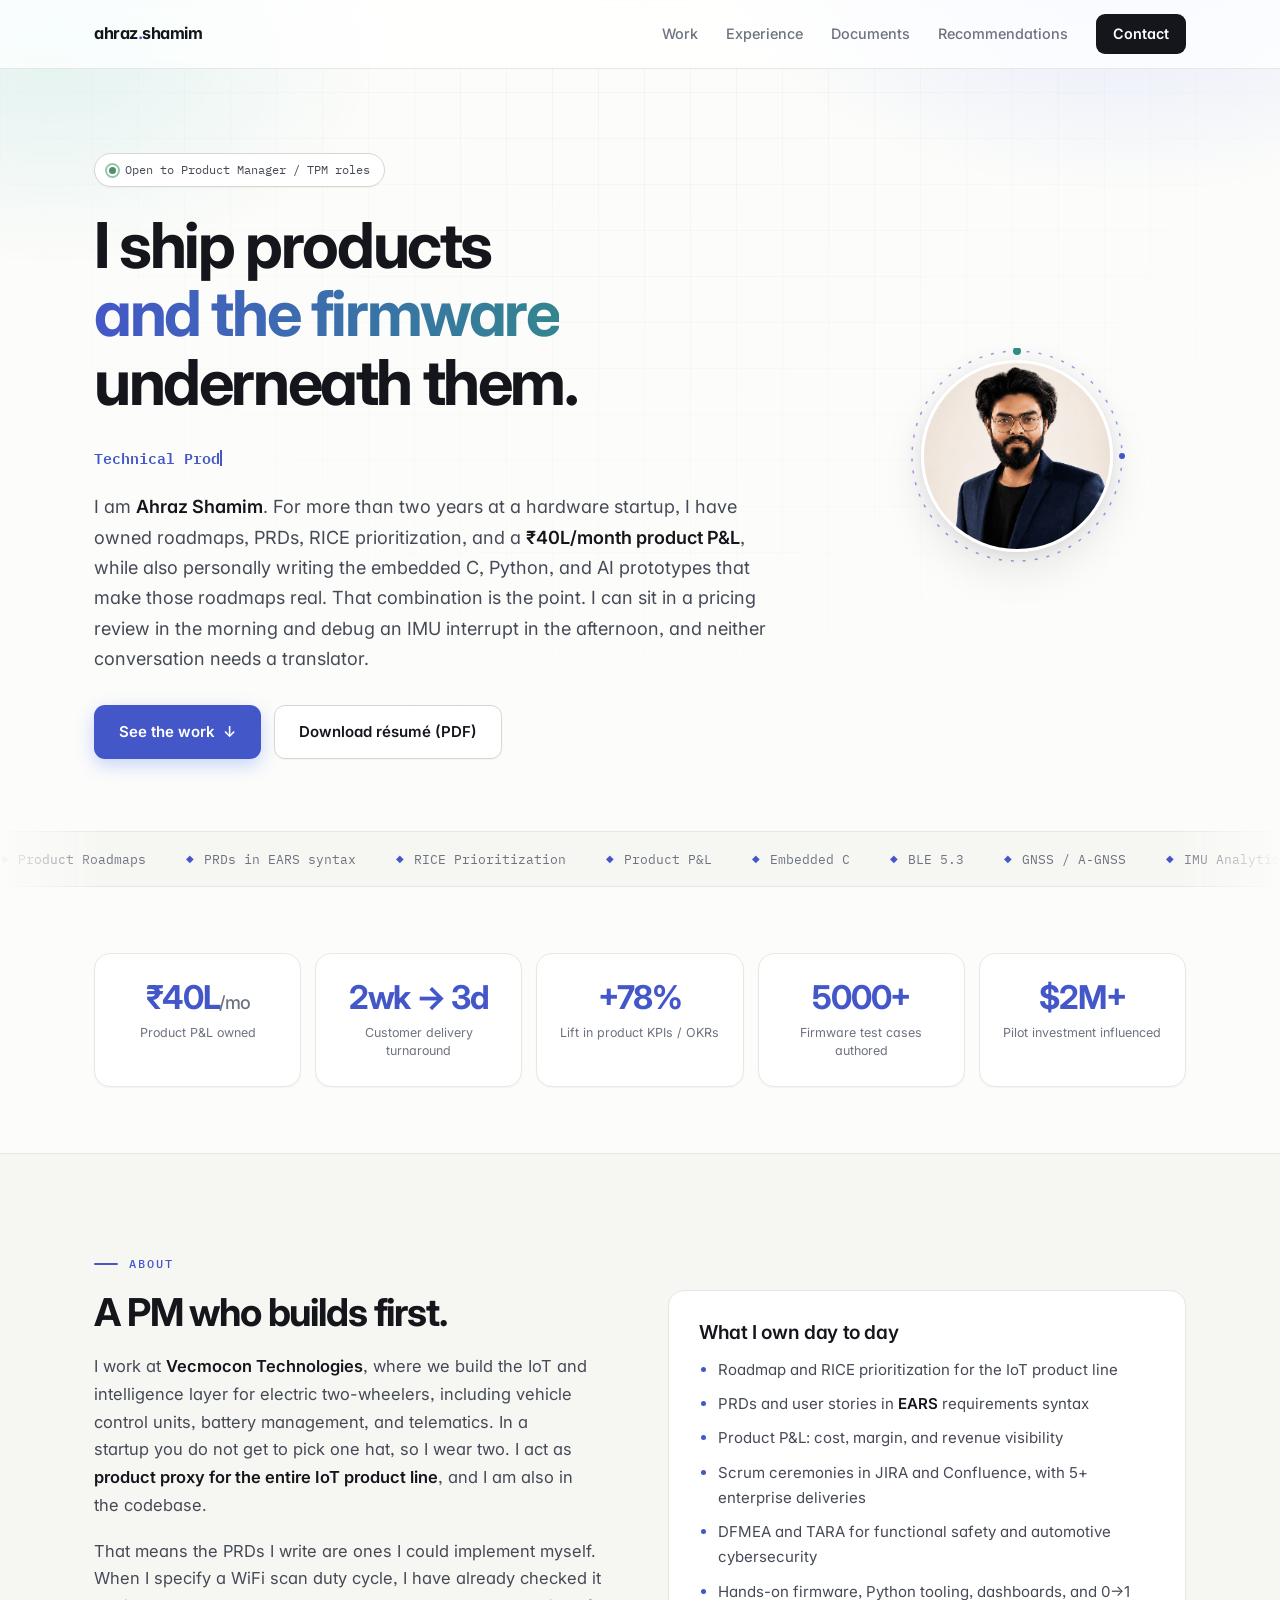
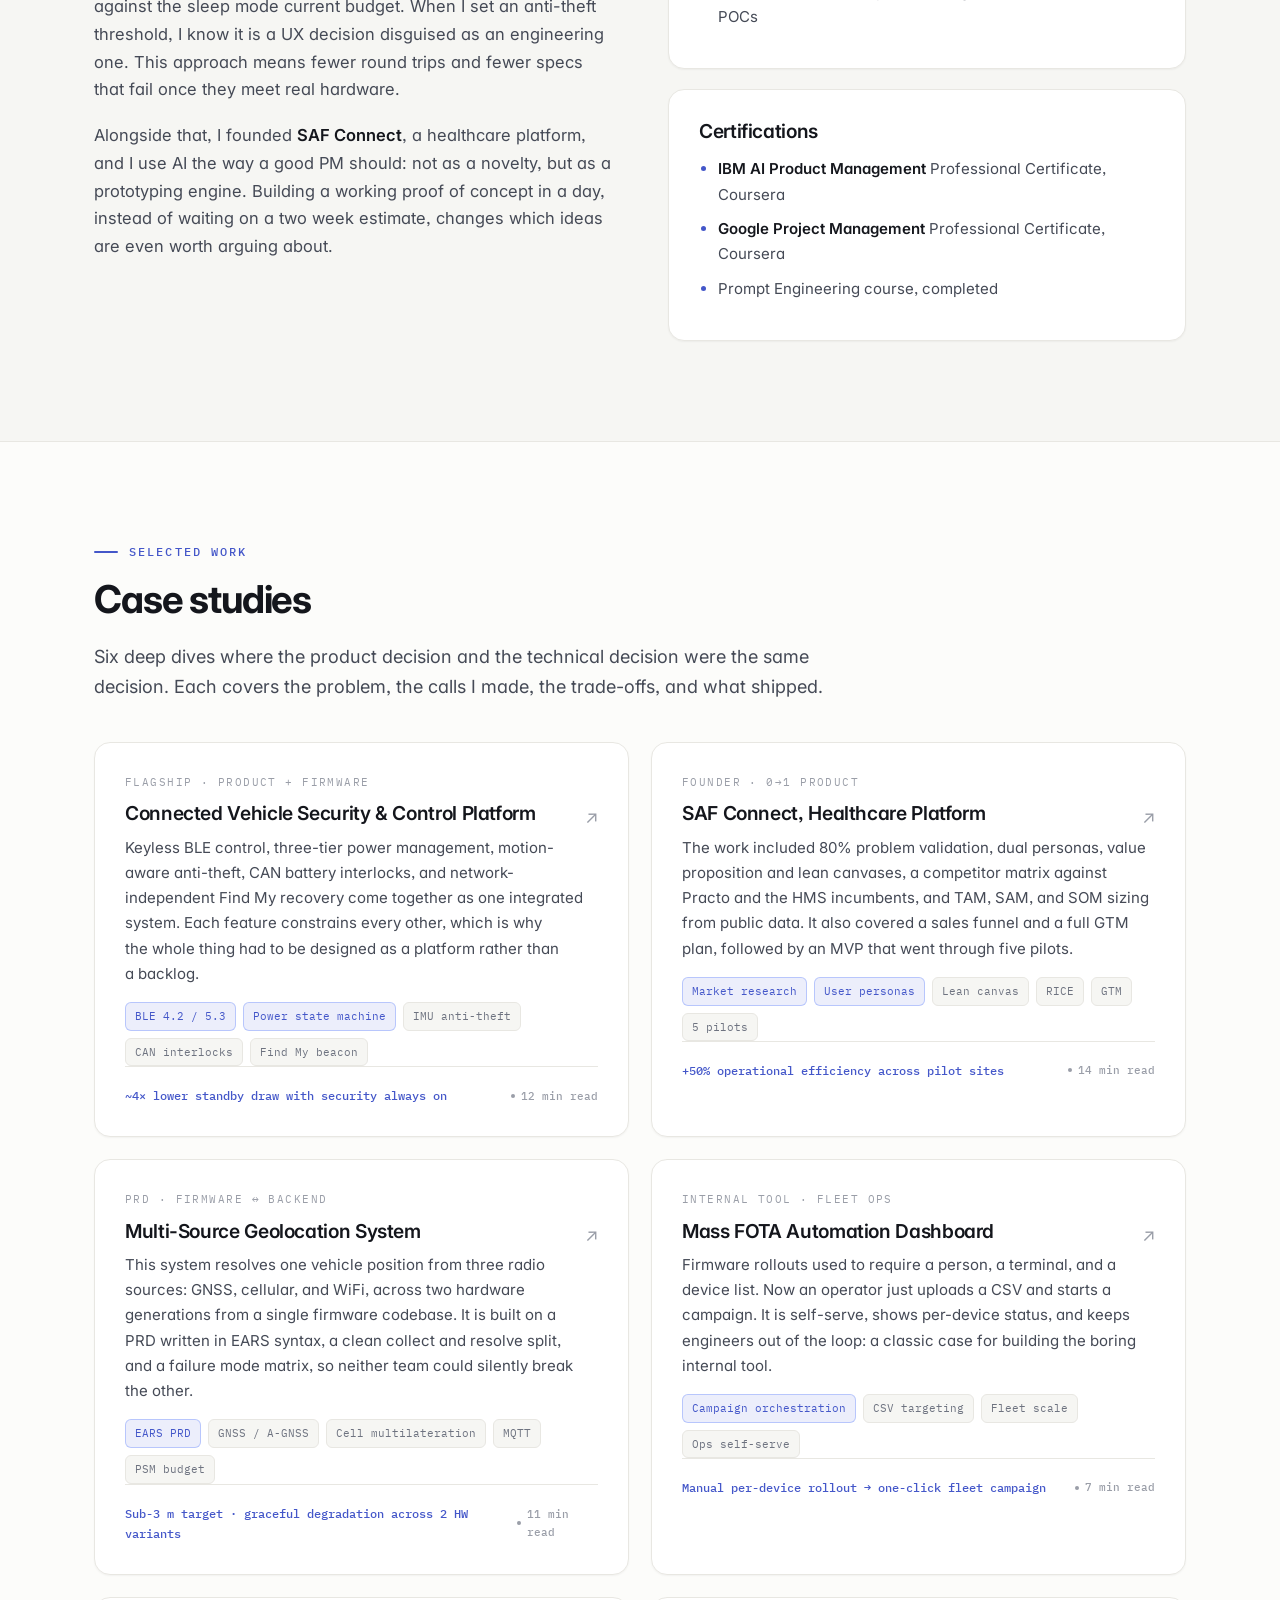
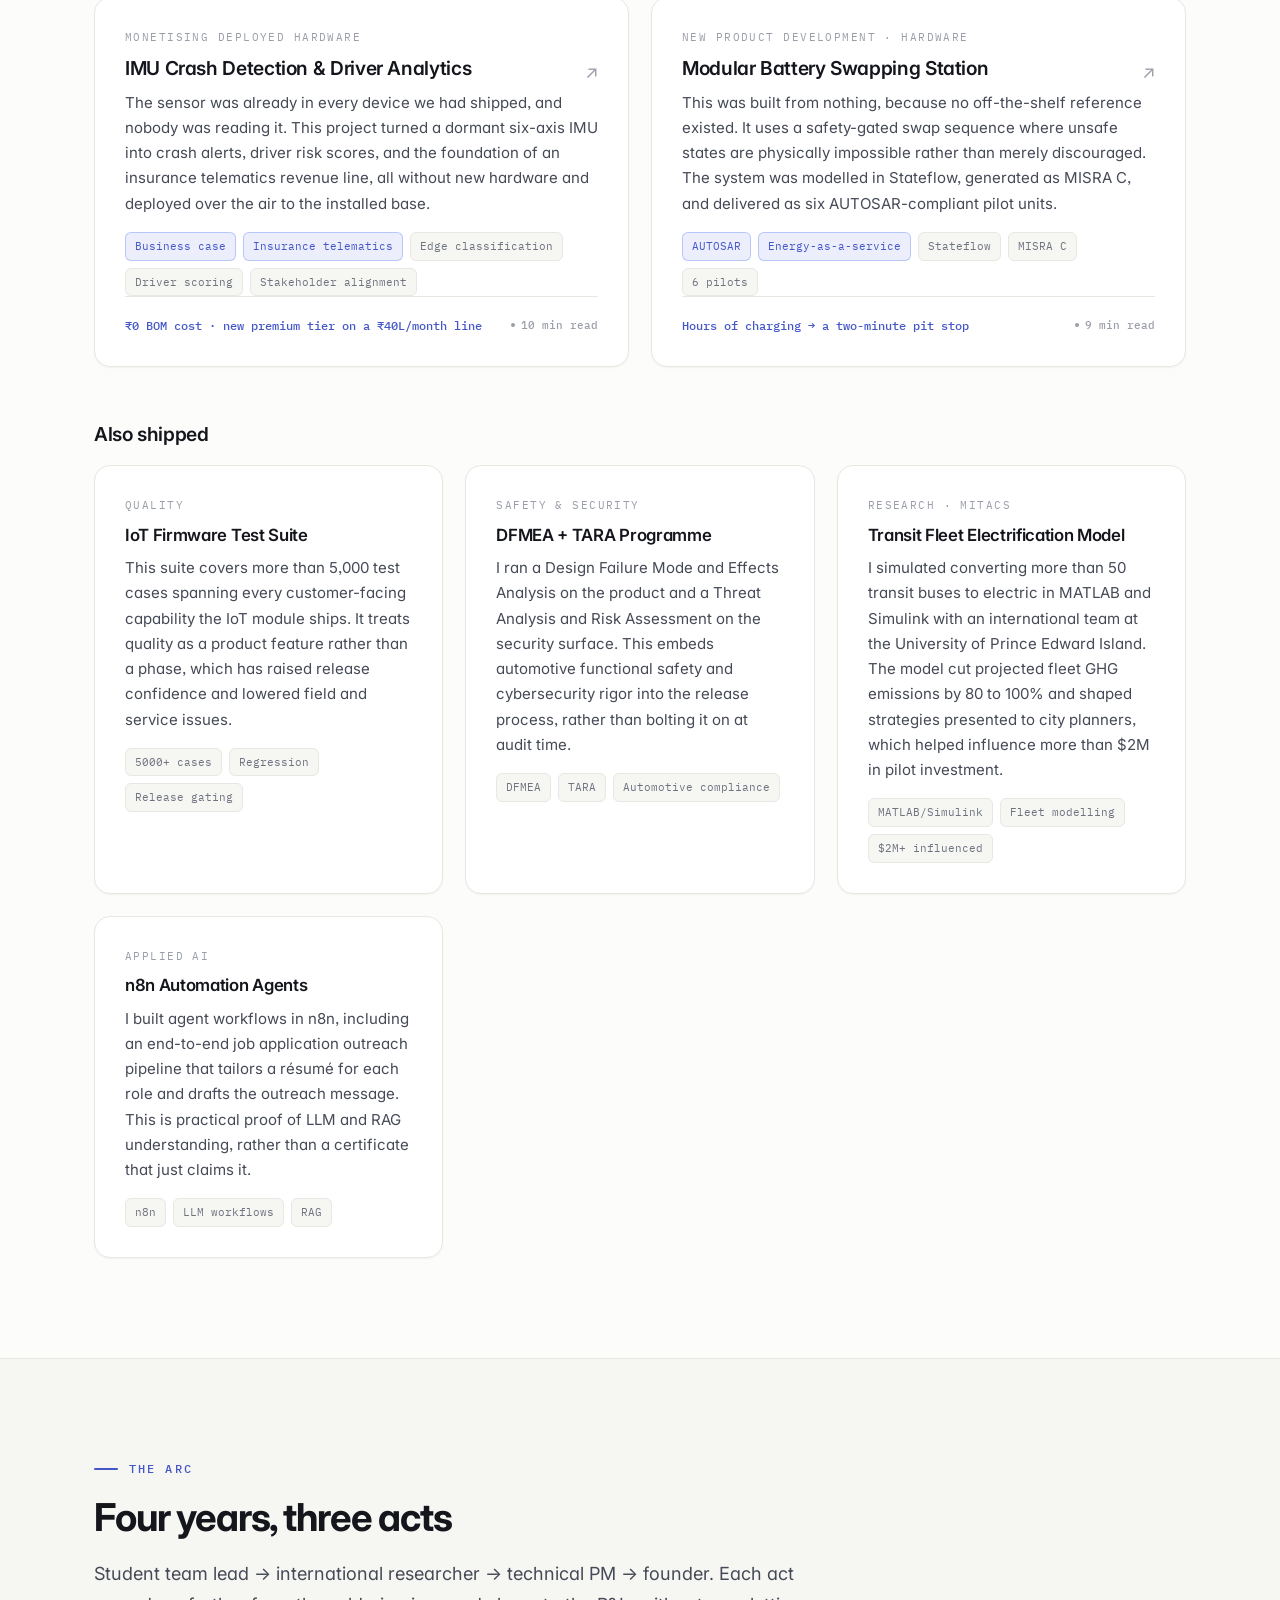
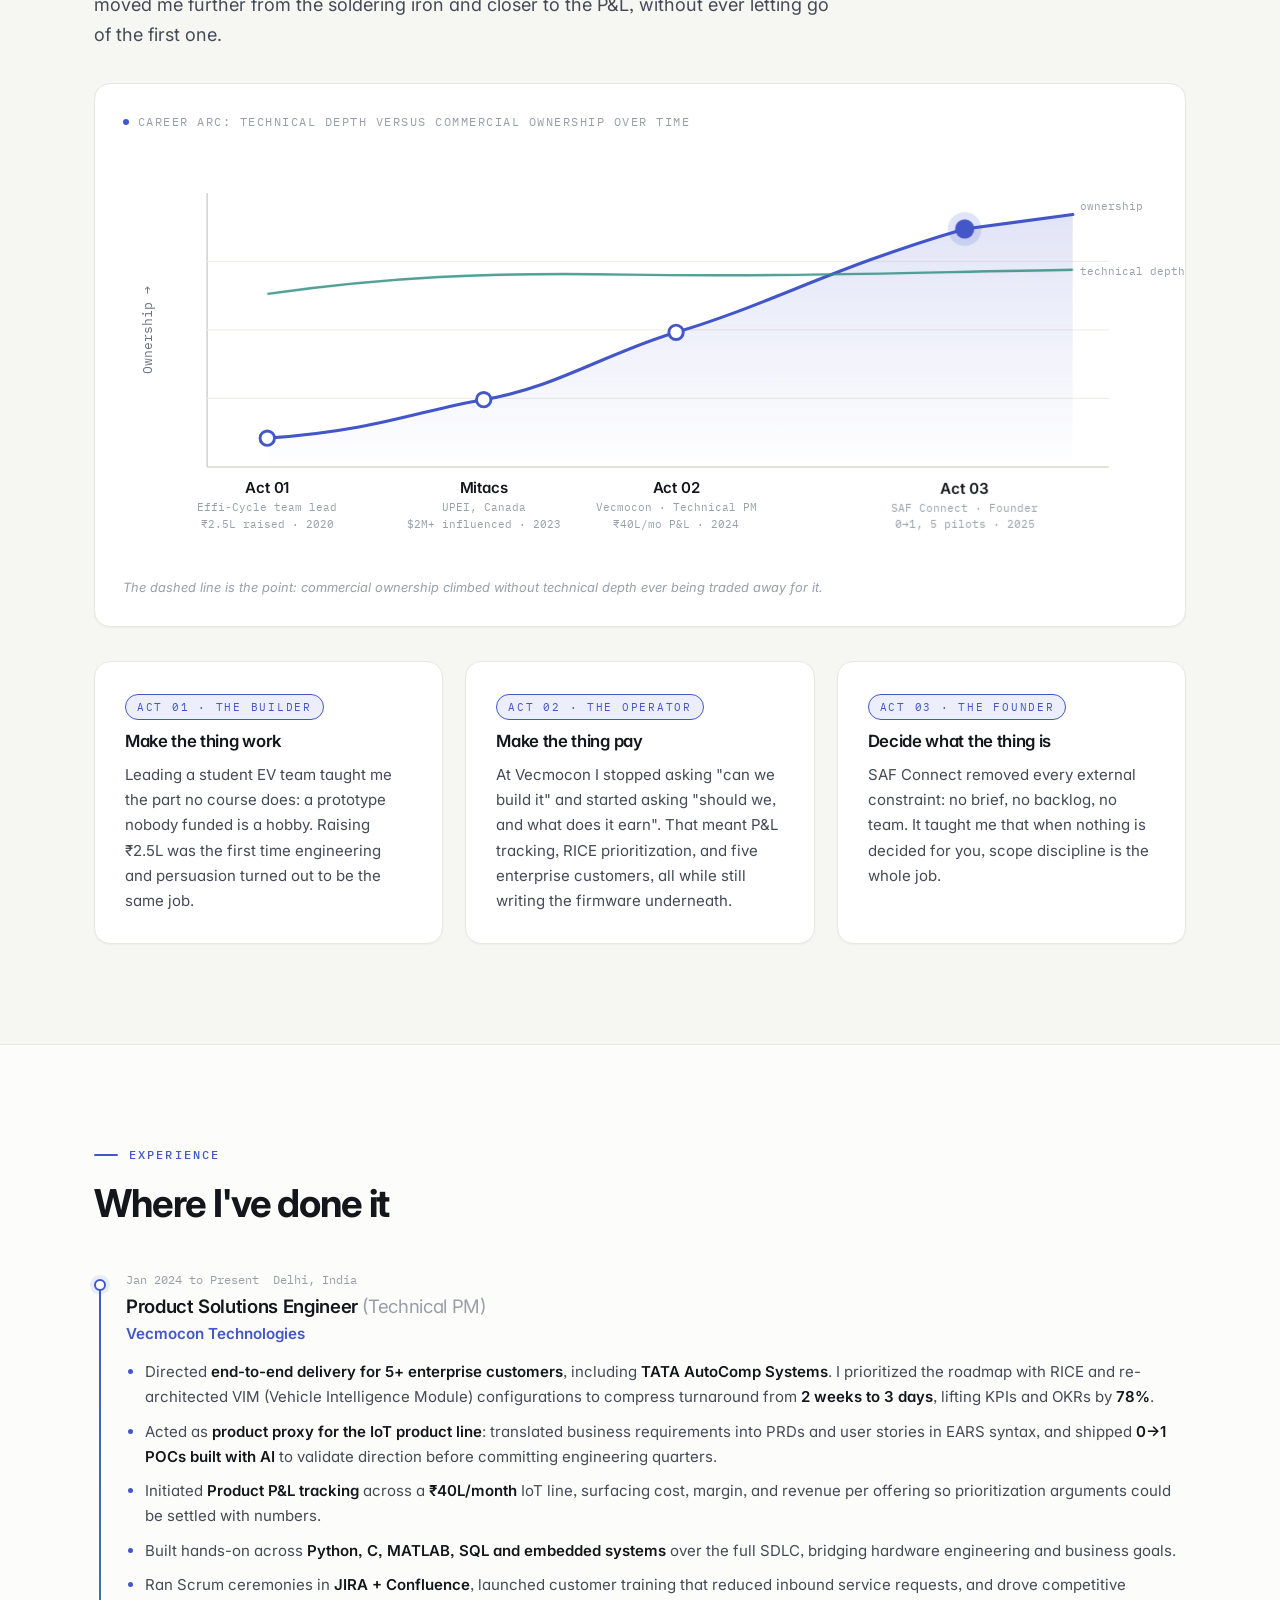
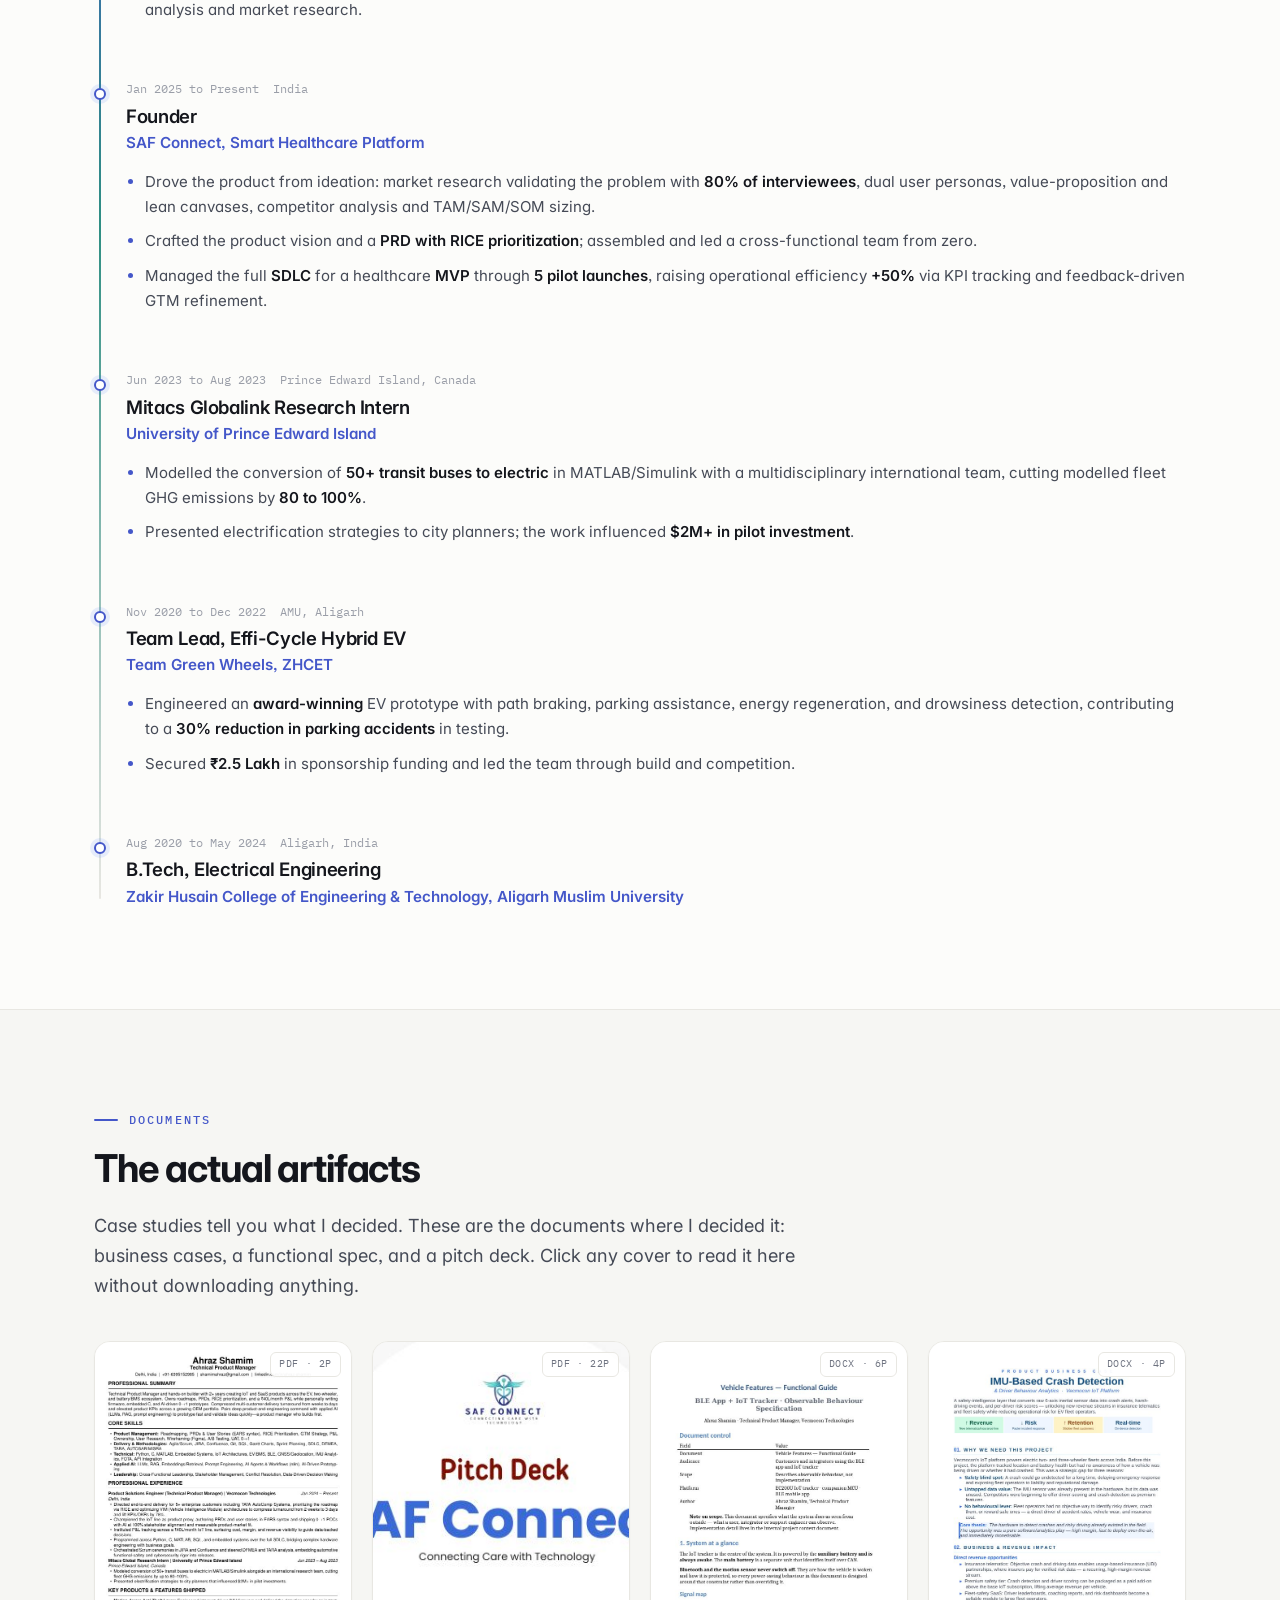
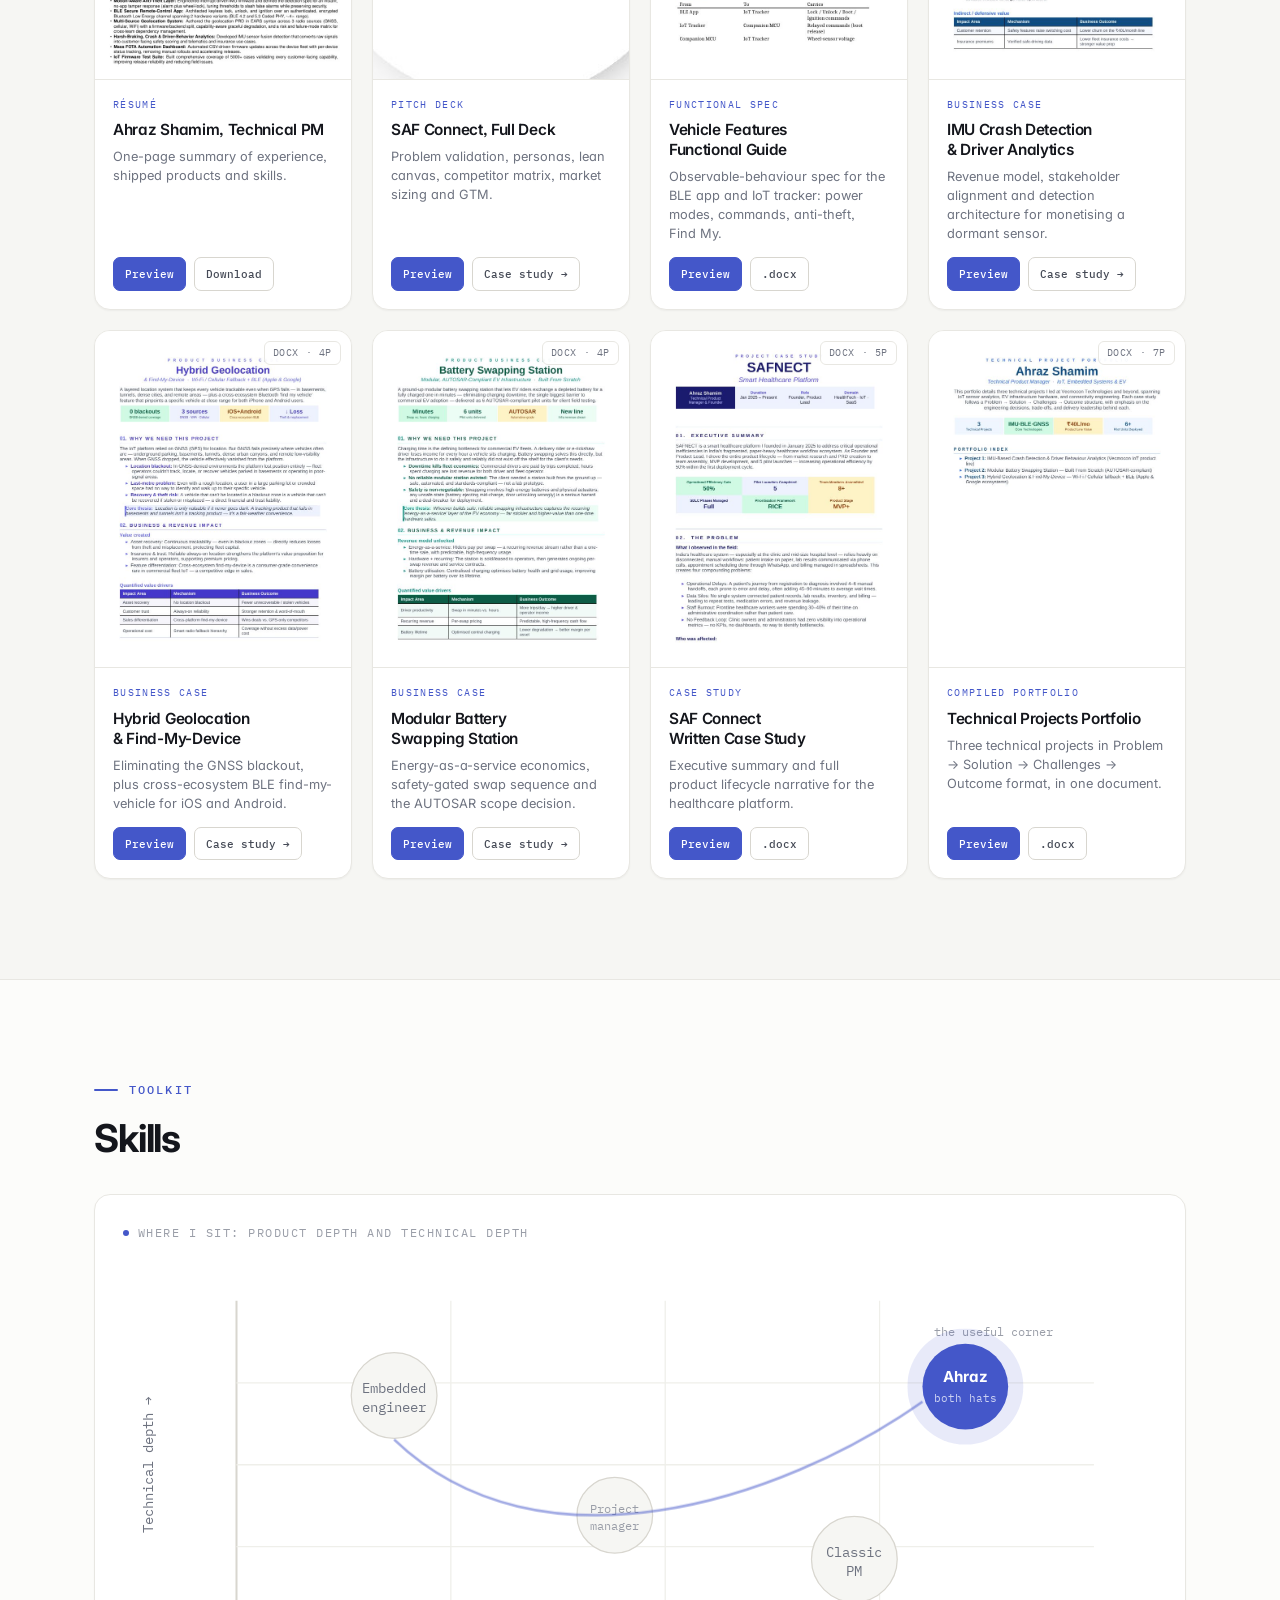
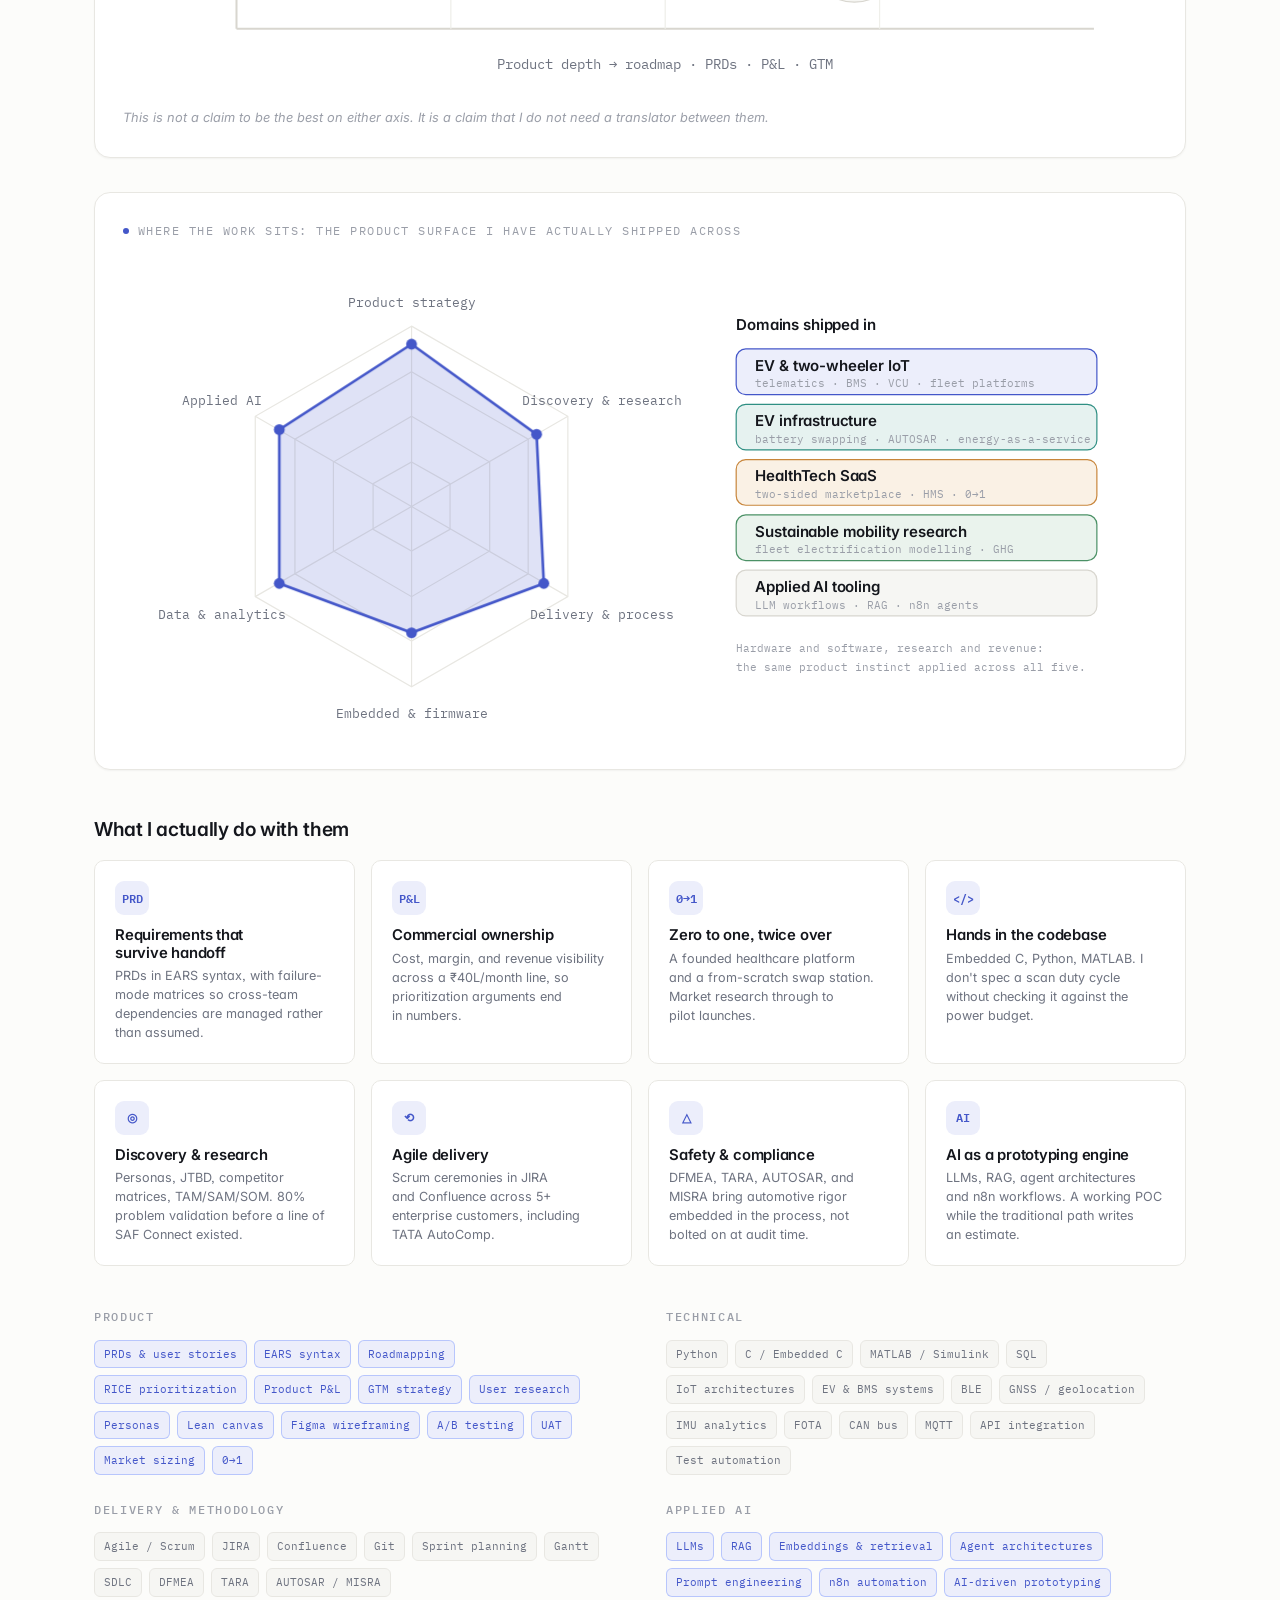
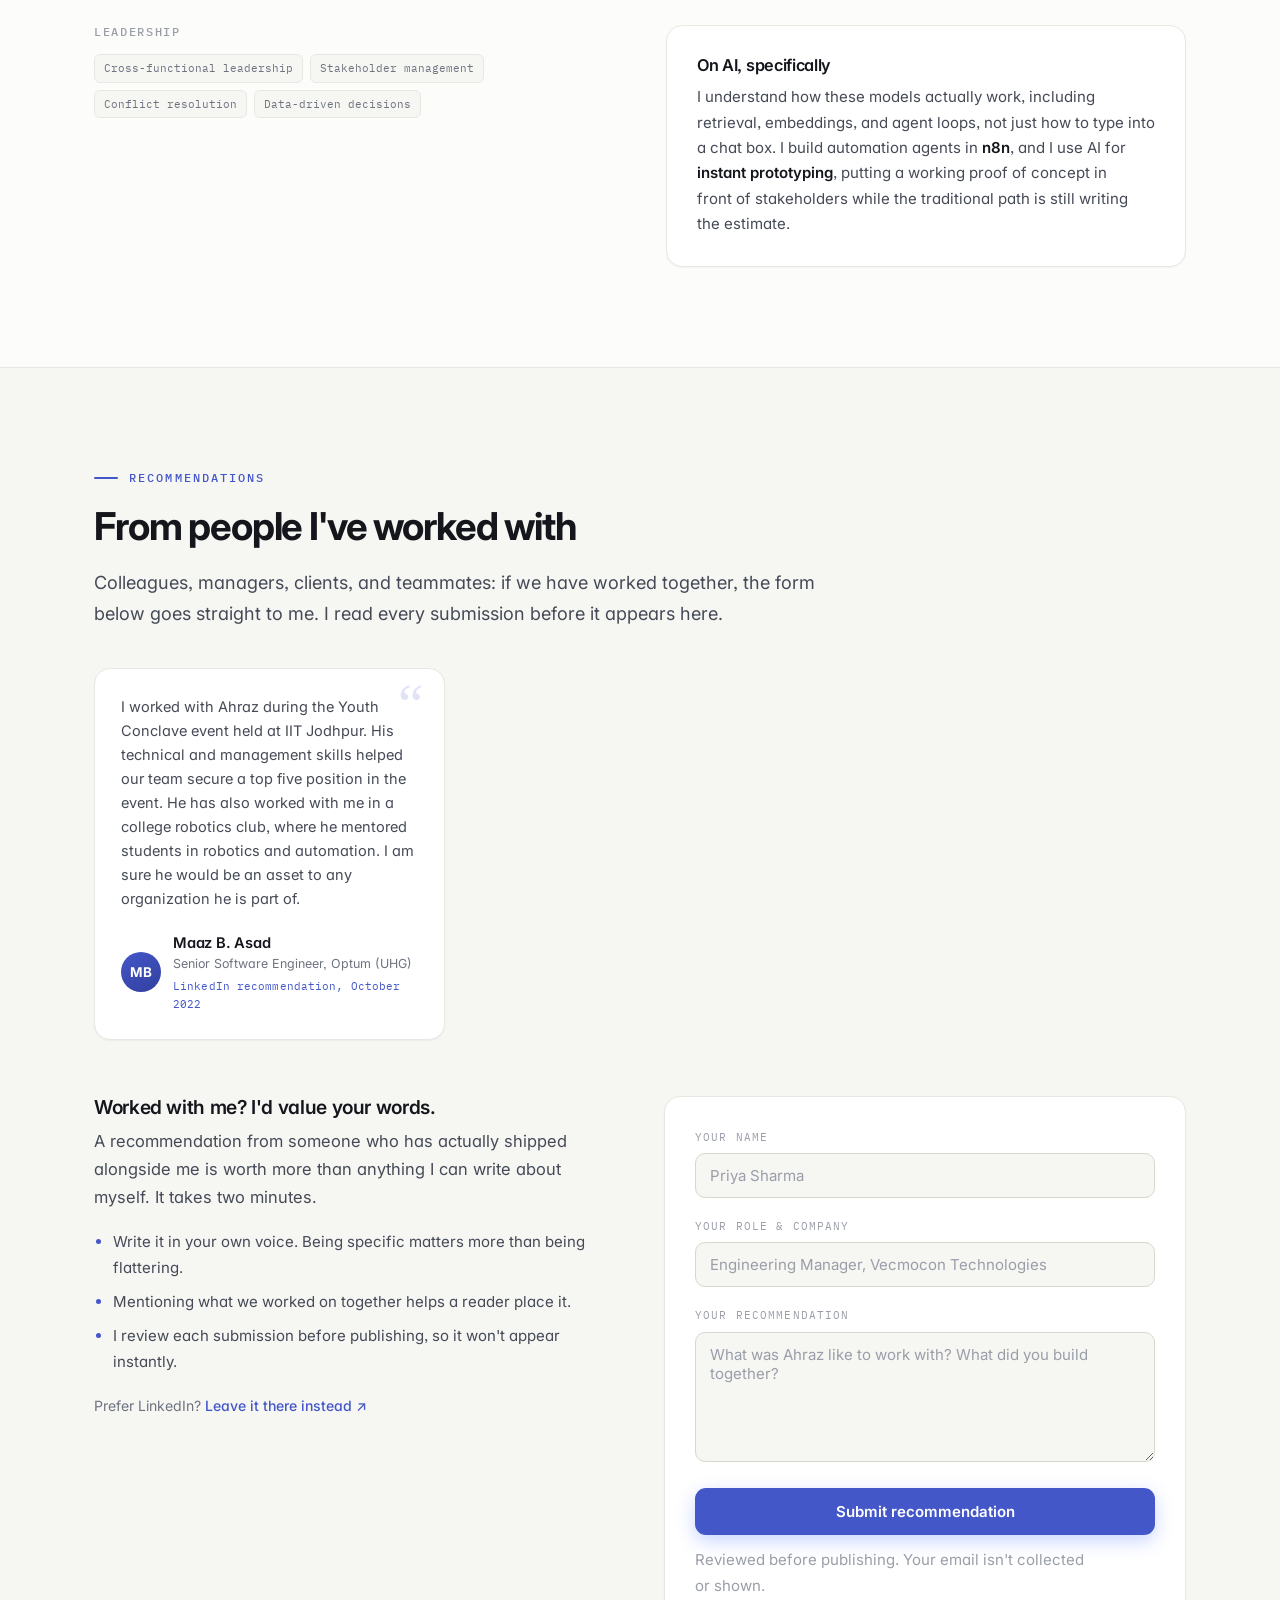
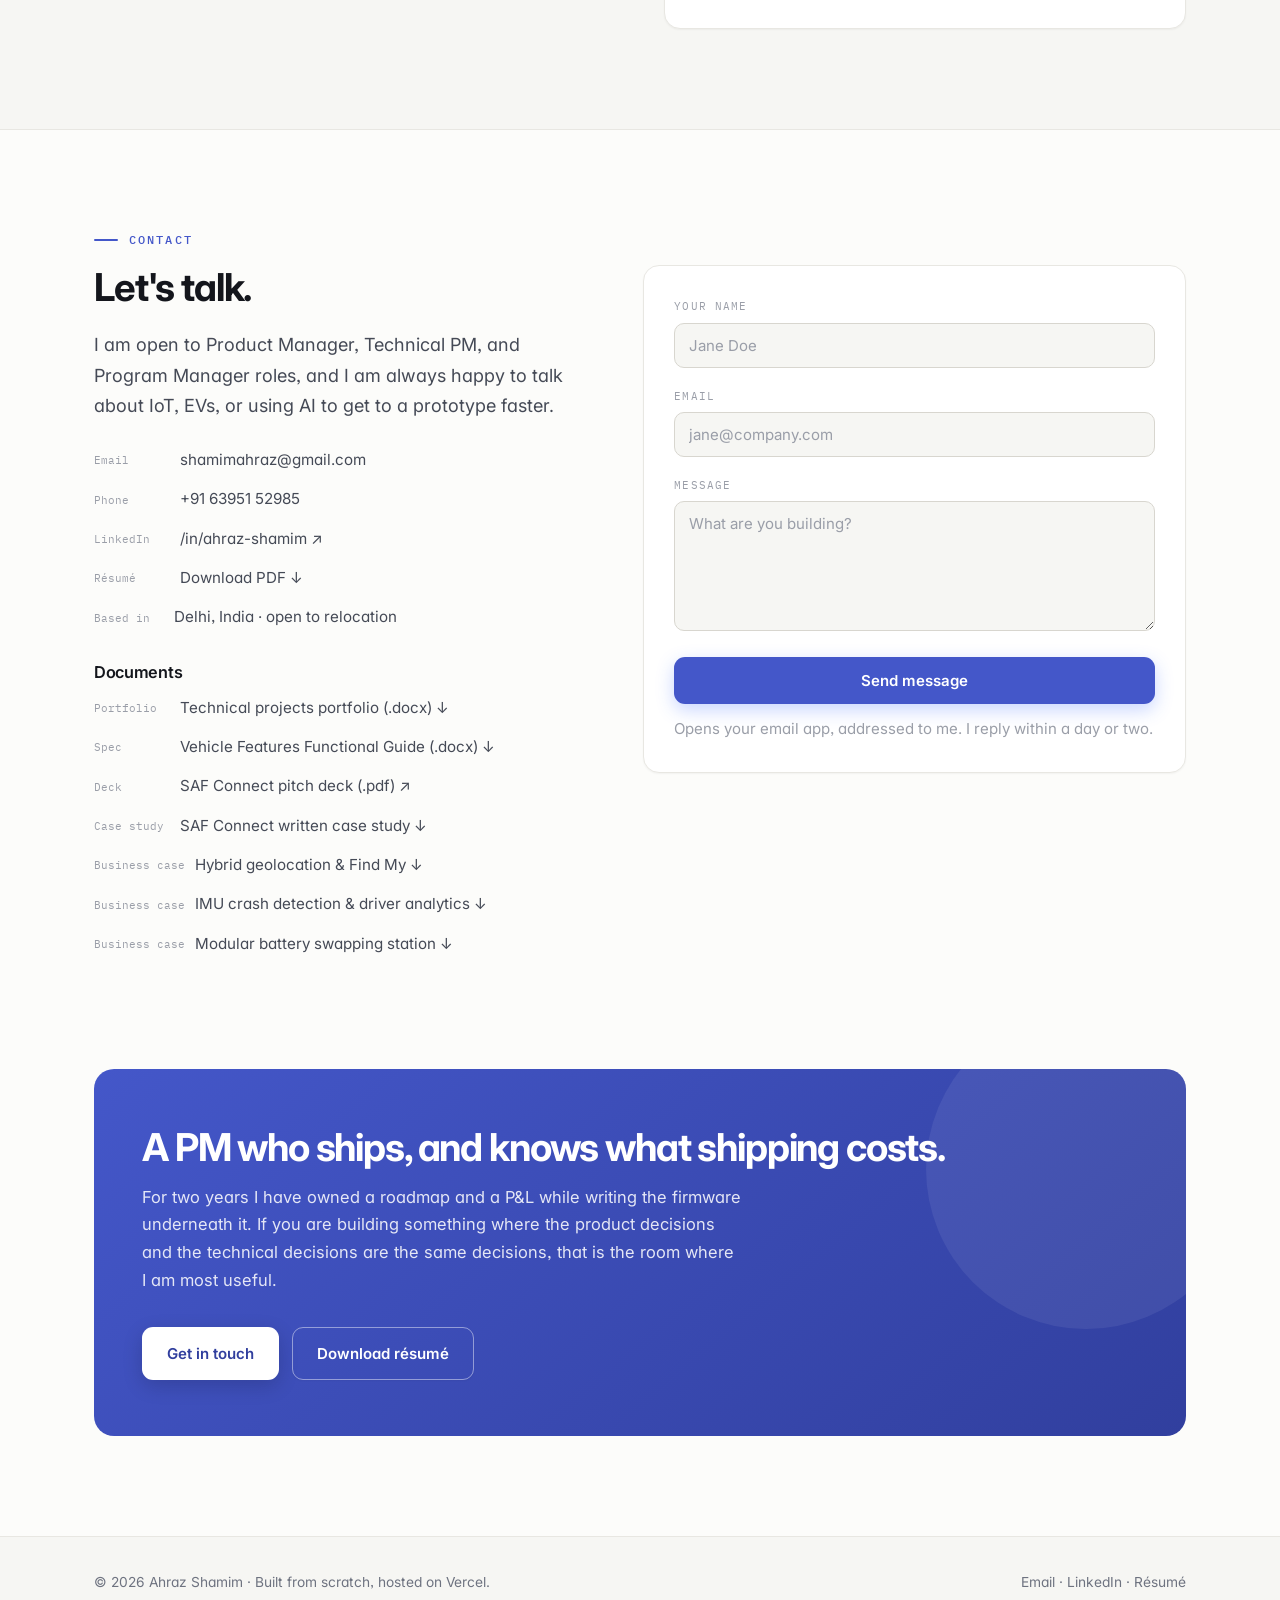
<file: index.html>
<!DOCTYPE html>
<html lang="en">
<head>
<meta charset="utf-8">
<meta name="viewport" content="width=device-width, initial-scale=1">
<title>Ahraz Shamim, Technical Product Manager</title>
<meta name="description" content="Technical Product Manager and hands-on builder. I build IoT and SaaS products across EV, two-wheeler, and battery and BMS ecosystems, and I write the roadmaps, PRDs, and P&amp;L as well as the firmware underneath them.">
<meta name="author" content="Ahraz Shamim">
<link rel="canonical" href="https://ahraz-shamim.vercel.app/">

<meta property="og:type" content="website">
<meta property="og:title" content="Ahraz Shamim, Technical Product Manager">
<meta property="og:description" content="A product manager who builds first. I create IoT and SaaS products for EVs, two-wheelers, and the battery and BMS ecosystem.">
<meta property="og:image" content="https://ahraz-shamim.vercel.app/assets/photo.png">
<meta name="twitter:card" content="summary_large_image">

<link rel="icon" href="data:image/svg+xml,<svg xmlns='http://www.w3.org/2000/svg' viewBox='0 0 100 100'><rect width='100' height='100' rx='22' fill='%234457c9'/><text y='72' x='50' text-anchor='middle' font-size='58' font-family='sans-serif' font-weight='bold' fill='white'>A</text></svg>">

<link rel="preconnect" href="https://fonts.googleapis.com">
<link rel="preconnect" href="https://fonts.gstatic.com" crossorigin>
<link href="https://fonts.googleapis.com/css2?family=Inter:wght@400;500;600;700;800&family=IBM+Plex+Mono:wght@400;500;600&display=swap" rel="stylesheet">
<link rel="stylesheet" href="styles.css">

<script type="application/ld+json">
{
  "@context": "https://schema.org",
  "@type": "Person",
  "name": "Ahraz Shamim",
  "jobTitle": "Technical Product Manager",
  "email": "mailto:shamimahraz@gmail.com",
  "telephone": "+91-6395152985",
  "url": "https://ahraz-shamim.vercel.app/",
  "sameAs": ["https://www.linkedin.com/in/ahraz-shamim-6b9876194/"],
  "worksFor": { "@type": "Organization", "name": "Vecmocon Technologies" },
  "alumniOf": { "@type": "CollegeOrUniversity", "name": "Aligarh Muslim University (ZHCET)" },
  "address": { "@type": "PostalAddress", "addressLocality": "Delhi", "addressCountry": "IN" }
}
</script>
</head>
<body>
<div class="progress" id="progress"></div>

<nav class="nav">
  <div class="nav-inner">
    <a href="index.html" class="brand">ahraz<span>.</span>shamim</a>
    <div class="nav-links">
      <a href="#work" class="hide-sm">Work</a>
      <a href="#experience" class="hide-sm">Experience</a>
      <a href="#documents" class="hide-sm">Documents</a>
      <a href="#recommendations" class="hide-sm">Recommendations</a>
      <a href="#contact" class="cta">Contact</a>
    </div>
  </div>
</nav>

<main>

<!-- ============================ HERO ============================ -->
<section class="hero">
  <div class="wrap">
    <div class="hero-grid">
      <div>
        <div class="status"><span class="dot"></span> Open to Product Manager / TPM roles</div>
        <h1>I ship products <span class="grad">and the firmware</span> underneath them.</h1>
        <p class="role-line">
          <b id="typewriter" data-roles='["Technical Product Manager","IoT &amp; SaaS · EV ecosystem","PRDs, roadmaps, P&amp;L","Embedded C, Python, AI prototyping"]'></b><span class="caret"></span>
        </p>
        <p class="lede">
          I am <strong>Ahraz Shamim</strong>. For more than two years at a hardware startup, I have owned roadmaps,
          PRDs, RICE prioritization, and a <strong>₹40L/month product P&amp;L</strong>, while also personally writing
          the embedded C, Python, and AI prototypes that make those roadmaps real. That combination is the point.
          I can sit in a pricing review in the morning and debug an IMU interrupt in the afternoon, and neither
          conversation needs a translator.
        </p>
        <div class="btn-row">
          <a class="btn btn-primary" href="#work">See the work &nbsp;↓</a>
          <a class="btn btn-ghost" href="assets/Ahraz-Shamim-Resume.pdf" download>Download résumé (PDF)</a>
        </div>
      </div>

      <div class="photo-wrap">
        <svg class="photo-ring" viewBox="0 0 216 216" aria-hidden="true">
          <circle cx="108" cy="108" r="105" fill="none" stroke="var(--accent)" stroke-width="1.5"
                  stroke-dasharray="3 9" opacity=".55"/>
          <circle cx="108" cy="3" r="4" fill="var(--c2)"/>
          <circle cx="213" cy="108" r="3" fill="var(--accent)"/>
        </svg>
        <img src="assets/photo.png" alt="Portrait of Ahraz Shamim" width="480" height="480">
      </div>
    </div>
  </div>
</section>

<!-- ============================ MARQUEE ============================ -->
<div class="marquee" aria-hidden="true">
  <div class="marquee-track">
    <span class="marquee-item">Product Roadmaps</span><span class="marquee-item">PRDs in EARS syntax</span>
    <span class="marquee-item">RICE Prioritization</span><span class="marquee-item">Product P&amp;L</span>
    <span class="marquee-item">Embedded C</span><span class="marquee-item">BLE 5.3</span>
    <span class="marquee-item">GNSS / A-GNSS</span><span class="marquee-item">IMU Analytics</span>
    <span class="marquee-item">FOTA at fleet scale</span><span class="marquee-item">MQTT</span>
    <span class="marquee-item">DFMEA · TARA</span><span class="marquee-item">AUTOSAR / MISRA</span>
    <span class="marquee-item">LLMs &amp; RAG</span><span class="marquee-item">n8n Agents</span>
    <span class="marquee-item">Agile / Scrum</span><span class="marquee-item">0→1</span>
    <!-- duplicate for seamless loop -->
    <span class="marquee-item">Product Roadmaps</span><span class="marquee-item">PRDs in EARS syntax</span>
    <span class="marquee-item">RICE Prioritization</span><span class="marquee-item">Product P&amp;L</span>
    <span class="marquee-item">Embedded C</span><span class="marquee-item">BLE 5.3</span>
    <span class="marquee-item">GNSS / A-GNSS</span><span class="marquee-item">IMU Analytics</span>
    <span class="marquee-item">FOTA at fleet scale</span><span class="marquee-item">MQTT</span>
    <span class="marquee-item">DFMEA · TARA</span><span class="marquee-item">AUTOSAR / MISRA</span>
    <span class="marquee-item">LLMs &amp; RAG</span><span class="marquee-item">n8n Agents</span>
    <span class="marquee-item">Agile / Scrum</span><span class="marquee-item">0→1</span>
  </div>
</div>

<!-- ============================ METRICS ============================ -->
<section style="padding:66px 0">
  <div class="wrap">
    <div class="metrics-grid">
      <div class="metric reveal"><div class="num">₹<span data-count="40">0</span>L<span class="u">/mo</span></div><div class="lbl">Product P&amp;L owned</div></div>
      <div class="metric reveal"><div class="num"><span data-count="2">0</span>wk → <span data-count="3">0</span>d</div><div class="lbl">Customer delivery turnaround</div></div>
      <div class="metric reveal"><div class="num">+<span data-count="78">0</span>%</div><div class="lbl">Lift in product KPIs / OKRs</div></div>
      <div class="metric reveal"><div class="num"><span data-count="5000">0</span>+</div><div class="lbl">Firmware test cases authored</div></div>
      <div class="metric reveal"><div class="num">$<span data-count="2">0</span>M+</div><div class="lbl">Pilot investment influenced</div></div>
    </div>
  </div>
</section>

<!-- ============================ ABOUT ============================ -->
<section id="about" class="tinted">
  <div class="wrap">
    <p class="eyebrow reveal">About</p>
    <div class="grid-2" style="gap:56px;align-items:start">
      <div class="reveal">
        <h2>A PM who builds first.</h2>
        <p>
          I work at <strong>Vecmocon Technologies</strong>, where we build the IoT and intelligence layer for electric
          two-wheelers, including vehicle control units, battery management, and telematics. In a startup you do not
          get to pick one hat, so I wear two. I act as <strong>product proxy for the entire IoT product line</strong>,
          and I am also in the codebase.
        </p>
        <p>
          That means the PRDs I write are ones I could implement myself. When I specify a WiFi scan duty cycle, I have
          already checked it against the sleep mode current budget. When I set an anti-theft threshold, I know it is a
          UX decision disguised as an engineering one. This approach means fewer round trips and fewer specs that fail
          once they meet real hardware.
        </p>
        <p>
          Alongside that, I founded <strong>SAF Connect</strong>, a healthcare platform, and I use AI the way a good PM
          should: not as a novelty, but as a prototyping engine. Building a working proof of concept in a day, instead
          of waiting on a two week estimate, changes which ideas are even worth arguing about.
        </p>
      </div>
      <div class="reveal">
        <div class="card" style="margin-bottom:20px">
          <h3>What I own day to day</h3>
          <ul class="tl-list" style="margin-top:14px">
            <li>Roadmap and RICE prioritization for the IoT product line</li>
            <li>PRDs and user stories in <strong>EARS</strong> requirements syntax</li>
            <li>Product P&amp;L: cost, margin, and revenue visibility</li>
            <li>Scrum ceremonies in JIRA and Confluence, with 5+ enterprise deliveries</li>
            <li>DFMEA and TARA for functional safety and automotive cybersecurity</li>
            <li>Hands-on firmware, Python tooling, dashboards, and 0→1 POCs</li>
          </ul>
        </div>
        <div class="card">
          <h3>Certifications</h3>
          <ul class="tl-list" style="margin-top:14px">
            <li><strong>IBM AI Product Management</strong> Professional Certificate, Coursera</li>
            <li><strong>Google Project Management</strong> Professional Certificate, Coursera</li>
            <li>Prompt Engineering course, completed</li>
          </ul>
        </div>
      </div>
    </div>
  </div>
</section>

<!-- ============================ WORK ============================ -->
<section id="work">
  <div class="wrap">
    <p class="eyebrow reveal">Selected work</p>
    <h2 class="reveal">Case studies</h2>
    <p class="lede reveal" style="margin-bottom:40px">
      Six deep dives where the product decision and the technical decision were the same decision. Each covers the
      problem, the calls I made, the trade-offs, and what shipped.
    </p>

    <div class="grid-2" style="margin-bottom:22px">
      <a class="card proj-card reveal" href="projects/vehicle-platform.html">
        <div class="proj-kicker">Flagship · Product + firmware</div>
        <div class="proj-head"><h3>Connected Vehicle Security &amp; Control Platform</h3><span class="arrow">↗</span></div>
        <p>
          Keyless BLE control, three-tier power management, motion-aware anti-theft, CAN battery interlocks, and
          network-independent Find My recovery come together as one integrated system. Each feature constrains every
          other, which is why the whole thing had to be designed as a platform rather than a backlog.
        </p>
        <div class="tags">
          <span class="tag on">BLE 4.2 / 5.3</span><span class="tag on">Power state machine</span>
          <span class="tag">IMU anti-theft</span><span class="tag">CAN interlocks</span><span class="tag">Find My beacon</span>
        </div>
        <div class="proj-impact" style="display:flex;justify-content:space-between;gap:14px;align-items:center"><span>~4× lower standby draw with security always on</span><span class="read-time">12 min read</span></div>
      </a>

      <a class="card proj-card reveal" href="projects/safnect.html">
        <div class="proj-kicker">Founder · 0→1 product</div>
        <div class="proj-head"><h3>SAF Connect, Healthcare Platform</h3><span class="arrow">↗</span></div>
        <p>
          The work included 80% problem validation, dual personas, value proposition and lean canvases, a competitor
          matrix against Practo and the HMS incumbents, and TAM, SAM, and SOM sizing from public data. It also covered
          a sales funnel and a full GTM plan, followed by an MVP that went through five pilots.
        </p>
        <div class="tags">
          <span class="tag on">Market research</span><span class="tag on">User personas</span>
          <span class="tag">Lean canvas</span><span class="tag">RICE</span><span class="tag">GTM</span><span class="tag">5 pilots</span>
        </div>
        <div class="proj-impact" style="display:flex;justify-content:space-between;gap:14px;align-items:center"><span>+50% operational efficiency across pilot sites</span><span class="read-time">14 min read</span></div>
      </a>
    </div>

    <div class="grid-2">
      <a class="card proj-card reveal" href="projects/geolocation.html">
        <div class="proj-kicker">PRD · Firmware ↔ Backend</div>
        <div class="proj-head"><h3>Multi-Source Geolocation System</h3><span class="arrow">↗</span></div>
        <p>
          This system resolves one vehicle position from three radio sources: GNSS, cellular, and WiFi, across two
          hardware generations from a single firmware codebase. It is built on a PRD written in EARS syntax, a clean
          collect and resolve split, and a failure mode matrix, so neither team could silently break the other.
        </p>
        <div class="tags">
          <span class="tag on">EARS PRD</span><span class="tag">GNSS / A-GNSS</span>
          <span class="tag">Cell multilateration</span><span class="tag">MQTT</span><span class="tag">PSM budget</span>
        </div>
        <div class="proj-impact" style="display:flex;justify-content:space-between;gap:14px;align-items:center"><span>Sub-3 m target · graceful degradation across 2 HW variants</span><span class="read-time">11 min read</span></div>
      </a>

      <a class="card proj-card reveal" href="projects/fota.html">
        <div class="proj-kicker">Internal tool · Fleet ops</div>
        <div class="proj-head"><h3>Mass FOTA Automation Dashboard</h3><span class="arrow">↗</span></div>
        <p>
          Firmware rollouts used to require a person, a terminal, and a device list. Now an operator just uploads a
          CSV and starts a campaign. It is self-serve, shows per-device status, and keeps engineers out of the loop:
          a classic case for building the boring internal tool.
        </p>
        <div class="tags">
          <span class="tag on">Campaign orchestration</span><span class="tag">CSV targeting</span>
          <span class="tag">Fleet scale</span><span class="tag">Ops self-serve</span>
        </div>
        <div class="proj-impact" style="display:flex;justify-content:space-between;gap:14px;align-items:center"><span>Manual per-device rollout → one-click fleet campaign</span><span class="read-time">7 min read</span></div>
      </a>
    </div>

    <div class="grid-2" style="margin-top:22px">
      <a class="card proj-card reveal" href="projects/imu-analytics.html">
        <div class="proj-kicker">Monetising deployed hardware</div>
        <div class="proj-head"><h3>IMU Crash Detection &amp; Driver Analytics</h3><span class="arrow">↗</span></div>
        <p>
          The sensor was already in every device we had shipped, and nobody was reading it. This project turned a
          dormant six-axis IMU into crash alerts, driver risk scores, and the foundation of an insurance telematics
          revenue line, all without new hardware and deployed over the air to the installed base.
        </p>
        <div class="tags">
          <span class="tag on">Business case</span><span class="tag on">Insurance telematics</span>
          <span class="tag">Edge classification</span><span class="tag">Driver scoring</span><span class="tag">Stakeholder alignment</span>
        </div>
        <div class="proj-impact" style="display:flex;justify-content:space-between;gap:14px;align-items:center"><span>₹0 BOM cost · new premium tier on a ₹40L/month line</span><span class="read-time">10 min read</span></div>
      </a>

      <a class="card proj-card reveal" href="projects/battery-swapping.html">
        <div class="proj-kicker">New product development · Hardware</div>
        <div class="proj-head"><h3>Modular Battery Swapping Station</h3><span class="arrow">↗</span></div>
        <p>
          This was built from nothing, because no off-the-shelf reference existed. It uses a safety-gated swap
          sequence where unsafe states are physically impossible rather than merely discouraged. The system was
          modelled in Stateflow, generated as MISRA C, and delivered as six AUTOSAR-compliant pilot units.
        </p>
        <div class="tags">
          <span class="tag on">AUTOSAR</span><span class="tag on">Energy-as-a-service</span>
          <span class="tag">Stateflow</span><span class="tag">MISRA C</span><span class="tag">6 pilots</span>
        </div>
        <div class="proj-impact" style="display:flex;justify-content:space-between;gap:14px;align-items:center"><span>Hours of charging → a two-minute pit stop</span><span class="read-time">9 min read</span></div>
      </a>
    </div>

    <h3 style="margin:56px 0 20px" class="reveal">Also shipped</h3>
    <div class="grid-3">
      <div class="card hoverable reveal">
        <div class="proj-kicker">Quality</div>
        <h3 style="font-size:1.05rem">IoT Firmware Test Suite</h3>
        <p>This suite covers more than 5,000 test cases spanning every customer-facing capability the IoT module
          ships. It treats quality as a product feature rather than a phase, which has raised release confidence and
          lowered field and service issues.</p>
        <div class="tags"><span class="tag">5000+ cases</span><span class="tag">Regression</span><span class="tag">Release gating</span></div>
      </div>
      <div class="card hoverable reveal">
        <div class="proj-kicker">Safety &amp; security</div>
        <h3 style="font-size:1.05rem">DFMEA + TARA Programme</h3>
        <p>I ran a Design Failure Mode and Effects Analysis on the product and a Threat Analysis and Risk Assessment
          on the security surface. This embeds automotive functional safety and cybersecurity rigor into the release
          process, rather than bolting it on at audit time.</p>
        <div class="tags"><span class="tag">DFMEA</span><span class="tag">TARA</span><span class="tag">Automotive compliance</span></div>
      </div>
      <div class="card hoverable reveal">
        <div class="proj-kicker">Research · Mitacs</div>
        <h3 style="font-size:1.05rem">Transit Fleet Electrification Model</h3>
        <p>I simulated converting more than 50 transit buses to electric in MATLAB and Simulink with an international
          team at the University of Prince Edward Island. The model cut projected fleet GHG emissions by 80 to 100%
          and shaped strategies presented to city planners, which helped influence more than $2M in pilot
          investment.</p>
        <div class="tags"><span class="tag">MATLAB/Simulink</span><span class="tag">Fleet modelling</span><span class="tag">$2M+ influenced</span></div>
      </div>
      <div class="card hoverable reveal">
        <div class="proj-kicker">Applied AI</div>
        <h3 style="font-size:1.05rem">n8n Automation Agents</h3>
        <p>I built agent workflows in n8n, including an end-to-end job application outreach pipeline that tailors a
          résumé for each role and drafts the outreach message. This is practical proof of LLM and RAG understanding,
          rather than a certificate that just claims it.</p>
        <div class="tags"><span class="tag">n8n</span><span class="tag">LLM workflows</span><span class="tag">RAG</span></div>
      </div>
    </div>
  </div>
</section>

<!-- ============================ THE ARC ============================ -->
<section id="arc" class="tinted">
  <div class="wrap">
    <p class="eyebrow reveal">The arc</p>
    <h2 class="reveal">Four years, three acts</h2>
    <p class="lede reveal" style="margin-bottom:8px">
      Student team lead → international researcher → technical PM → founder. Each act moved me further from the
      soldering iron and closer to the P&amp;L, without ever letting go of the first one.
    </p>

    <div class="fig reveal">
      <div class="fig-title">Career arc: technical depth versus commercial ownership over time</div>
      <svg viewBox="0 0 860 340" xmlns="http://www.w3.org/2000/svg" role="img" aria-label="Career arc from 2020 to 2026 showing technical depth staying high while commercial ownership rises from student projects to founder and P and L ownership">
        <defs>
          <linearGradient id="arcFill" x1="0" y1="0" x2="0" y2="1">
            <stop offset="0%" stop-color="#4457c9" stop-opacity=".16"/>
            <stop offset="100%" stop-color="#4457c9" stop-opacity="0"/>
          </linearGradient>
        </defs>

        <!-- axes -->
        <line x1="70" y1="262" x2="820" y2="262" stroke="#d8d6cf" stroke-width="1.4"/>
        <line x1="70" y1="34" x2="70" y2="262" stroke="#d8d6cf" stroke-width="1.4"/>
        <text x="-148" y="24" transform="rotate(-90)" text-anchor="middle" class="svg-label">Ownership →</text>

        <!-- gridlines -->
        <g stroke="#efefea" stroke-width="1">
          <line x1="70" y1="205" x2="820" y2="205"/><line x1="70" y1="148" x2="820" y2="148"/><line x1="70" y1="91" x2="820" y2="91"/>
        </g>

        <!-- commercial ownership curve -->
        <path d="M120,238 C210,232 250,214 300,206 C360,196 400,168 460,150 C540,126 590,96 700,64 L790,52"
              fill="none" stroke="#4457c9" stroke-width="2.6" class="draw" stroke-linecap="round"/>
        <path d="M120,238 C210,232 250,214 300,206 C360,196 400,168 460,150 C540,126 590,96 700,64 L790,52 L790,262 L120,262 Z"
              fill="url(#arcFill)" class="fade-el" style="animation-delay:1.1s"/>

        <!-- technical depth line, stays high -->
        <path d="M120,118 C220,104 300,100 420,102 C560,104 660,100 790,98"
              fill="none" stroke="#2f8f83" stroke-width="2" stroke-dasharray="6 5" class="draw" opacity=".85"/>
        <text x="796" y="102" class="svg-label-sm" fill="#2f8f83">technical depth</text>
        <text x="796" y="48" class="svg-label-sm" fill="#4457c9">ownership</text>

        <!-- milestones -->
        <g class="fade-el" style="animation-delay:.35s">
          <circle cx="120" cy="238" r="6" fill="#fff" stroke="#4457c9" stroke-width="2.4"/>
          <text x="120" y="284" text-anchor="middle" class="svg-title" font-size="11.5">Act 01</text>
          <text x="120" y="299" text-anchor="middle" class="svg-label-sm">Effi-Cycle team lead</text>
          <text x="120" y="313" text-anchor="middle" class="svg-label-sm">₹2.5L raised · 2020</text>
        </g>
        <g class="fade-el" style="animation-delay:.55s">
          <circle cx="300" cy="206" r="6" fill="#fff" stroke="#4457c9" stroke-width="2.4"/>
          <text x="300" y="284" text-anchor="middle" class="svg-title" font-size="11.5">Mitacs</text>
          <text x="300" y="299" text-anchor="middle" class="svg-label-sm">UPEI, Canada</text>
          <text x="300" y="313" text-anchor="middle" class="svg-label-sm">$2M+ influenced · 2023</text>
        </g>
        <g class="fade-el" style="animation-delay:.75s">
          <circle cx="460" cy="150" r="6" fill="#fff" stroke="#4457c9" stroke-width="2.4"/>
          <text x="460" y="284" text-anchor="middle" class="svg-title" font-size="11.5">Act 02</text>
          <text x="460" y="299" text-anchor="middle" class="svg-label-sm">Vecmocon · Technical PM</text>
          <text x="460" y="313" text-anchor="middle" class="svg-label-sm">₹40L/mo P&amp;L · 2024</text>
        </g>
        <g class="fade-el" style="animation-delay:.95s">
          <circle cx="700" cy="64" r="8" fill="#4457c9"/>
          <circle cx="700" cy="64" r="14" fill="#4457c9" opacity=".16"/>
          <text x="700" y="284" text-anchor="middle" class="svg-title" font-size="11.5">Act 03</text>
          <text x="700" y="299" text-anchor="middle" class="svg-label-sm">SAF Connect · Founder</text>
          <text x="700" y="313" text-anchor="middle" class="svg-label-sm">0→1, 5 pilots · 2025</text>
        </g>
      </svg>
      <p class="fig-note">The dashed line is the point: commercial ownership climbed without technical depth ever being traded away for it.</p>
    </div>

    <div class="grid-3" style="margin-top:8px">
      <div class="card reveal">
        <span class="act-label">Act 01 · The Builder</span>
        <h3 style="font-size:1.05rem">Make the thing work</h3>
        <p>Leading a student EV team taught me the part no course does: a prototype nobody funded is a hobby. Raising
          ₹2.5L was the first time engineering and persuasion turned out to be the same job.</p>
      </div>
      <div class="card reveal">
        <span class="act-label">Act 02 · The Operator</span>
        <h3 style="font-size:1.05rem">Make the thing pay</h3>
        <p>At Vecmocon I stopped asking "can we build it" and started asking "should we, and what does it earn". That
          meant P&amp;L tracking, RICE prioritization, and five enterprise customers, all while still writing the
          firmware underneath.</p>
      </div>
      <div class="card reveal">
        <span class="act-label">Act 03 · The Founder</span>
        <h3 style="font-size:1.05rem">Decide what the thing is</h3>
        <p>SAF Connect removed every external constraint: no brief, no backlog, no team. It taught me that when
          nothing is decided for you, scope discipline is the whole job.</p>
      </div>
    </div>
  </div>
</section>

<!-- ============================ EXPERIENCE ============================ -->
<section id="experience">
  <div class="wrap">
    <p class="eyebrow reveal">Experience</p>
    <h2 class="reveal">Where I've done it</h2>
    <div class="timeline" style="margin-top:44px">

      <div class="tl-item reveal">
        <div class="tl-meta"><span>Jan 2024 to Present</span><span>Delhi, India</span></div>
        <h3>Product Solutions Engineer <span style="color:var(--text-faint);font-weight:400">(Technical PM)</span></h3>
        <div class="tl-org">Vecmocon Technologies</div>
        <ul class="tl-list">
          <li>Directed <strong>end-to-end delivery for 5+ enterprise customers</strong>, including <strong>TATA
            AutoComp Systems</strong>. I prioritized the roadmap with RICE and re-architected VIM (Vehicle
            Intelligence Module) configurations to compress turnaround from <strong>2 weeks to 3 days</strong>,
            lifting KPIs and OKRs by <strong>78%</strong>.</li>
          <li>Acted as <strong>product proxy for the IoT product line</strong>: translated business requirements into
            PRDs and user stories in EARS syntax, and shipped <strong>0→1 POCs built with AI</strong> to validate
            direction before committing engineering quarters.</li>
          <li>Initiated <strong>Product P&amp;L tracking</strong> across a <strong>₹40L/month</strong> IoT line,
            surfacing cost, margin, and revenue per offering so prioritization arguments could be settled with
            numbers.</li>
          <li>Built hands-on across <strong>Python, C, MATLAB, SQL and embedded systems</strong> over the full SDLC,
            bridging hardware engineering and business goals.</li>
          <li>Ran Scrum ceremonies in <strong>JIRA + Confluence</strong>, launched customer training that reduced inbound
            service requests, and drove competitive analysis and market research.</li>
        </ul>
      </div>

      <div class="tl-item reveal">
        <div class="tl-meta"><span>Jan 2025 to Present</span><span>India</span></div>
        <h3>Founder</h3>
        <div class="tl-org">SAF Connect, Smart Healthcare Platform</div>
        <ul class="tl-list">
          <li>Drove the product from ideation: market research validating the problem with <strong>80% of
            interviewees</strong>, dual user personas, value-proposition and lean canvases, competitor analysis and
            TAM/SAM/SOM sizing.</li>
          <li>Crafted the product vision and a <strong>PRD with RICE prioritization</strong>; assembled and led a
            cross-functional team from zero.</li>
          <li>Managed the full <strong>SDLC</strong> for a healthcare <strong>MVP</strong> through <strong>5 pilot
            launches</strong>, raising operational efficiency <strong>+50%</strong> via KPI tracking and feedback-driven
            GTM refinement.</li>
        </ul>
      </div>

      <div class="tl-item reveal">
        <div class="tl-meta"><span>Jun 2023 to Aug 2023</span><span>Prince Edward Island, Canada</span></div>
        <h3>Mitacs Globalink Research Intern</h3>
        <div class="tl-org">University of Prince Edward Island</div>
        <ul class="tl-list">
          <li>Modelled the conversion of <strong>50+ transit buses to electric</strong> in MATLAB/Simulink with a
            multidisciplinary international team, cutting modelled fleet GHG emissions by <strong>80 to 100%</strong>.</li>
          <li>Presented electrification strategies to city planners; the work influenced <strong>$2M+ in pilot
            investment</strong>.</li>
        </ul>
      </div>

      <div class="tl-item reveal">
        <div class="tl-meta"><span>Nov 2020 to Dec 2022</span><span>AMU, Aligarh</span></div>
        <h3>Team Lead, Effi-Cycle Hybrid EV</h3>
        <div class="tl-org">Team Green Wheels, ZHCET</div>
        <ul class="tl-list">
          <li>Engineered an <strong>award-winning</strong> EV prototype with path braking, parking assistance, energy
            regeneration, and drowsiness detection, contributing to a <strong>30% reduction in parking
            accidents</strong> in testing.</li>
          <li>Secured <strong>₹2.5 Lakh</strong> in sponsorship funding and led the team through build and competition.</li>
        </ul>
      </div>

      <div class="tl-item reveal">
        <div class="tl-meta"><span>Aug 2020 to May 2024</span><span>Aligarh, India</span></div>
        <h3>B.Tech, Electrical Engineering</h3>
        <div class="tl-org">Zakir Husain College of Engineering &amp; Technology, Aligarh Muslim University</div>
      </div>

    </div>
  </div>
</section>

<!-- ============================ DOCUMENTS ============================ -->
<section id="documents" class="tinted">
  <div class="wrap">
    <p class="eyebrow reveal">Documents</p>
    <h2 class="reveal">The actual artifacts</h2>
    <p class="lede reveal" style="margin-bottom:40px">
      Case studies tell you what I decided. These are the documents where I decided it: business cases, a functional
      spec, and a pitch deck. Click any cover to read it here without downloading anything.
    </p>

    <div class="doc-grid">
      <div class="doc reveal">
        <div class="doc-thumb" data-pdf="assets/Ahraz-Shamim-Resume.pdf" data-title="Ahraz Shamim Résumé">
          <span class="doc-badge">PDF · 2p</span>
          <img src="assets/thumbs/resume.jpg" alt="First page of Ahraz Shamim's résumé" loading="lazy">
          <span class="doc-open">Preview ⤢</span>
        </div>
        <div class="doc-body">
          <div class="doc-kind">Résumé</div>
          <h4>Ahraz Shamim, Technical PM</h4>
          <p>One-page summary of experience, shipped products and skills.</p>
          <div class="doc-actions">
            <a class="prim" href="#" data-pdf="assets/Ahraz-Shamim-Resume.pdf" data-title="Ahraz Shamim Résumé">Preview</a>
            <a href="assets/Ahraz-Shamim-Resume.pdf" download>Download</a>
          </div>
        </div>
      </div>

      <div class="doc reveal">
        <div class="doc-thumb" data-pdf="assets/SAF-Connect-Pitch-Deck.pdf" data-title="SAF Connect Pitch Deck">
          <span class="doc-badge">PDF · 22p</span>
          <img src="assets/thumbs/safnect-deck.jpg" alt="Cover slide of the SAF Connect pitch deck" loading="lazy">
          <span class="doc-open">Preview ⤢</span>
        </div>
        <div class="doc-body">
          <div class="doc-kind">Pitch deck</div>
          <h4>SAF Connect, Full Deck</h4>
          <p>Problem validation, personas, lean canvas, competitor matrix, market sizing and GTM.</p>
          <div class="doc-actions">
            <a class="prim" href="#" data-pdf="assets/SAF-Connect-Pitch-Deck.pdf" data-title="SAF Connect Pitch Deck">Preview</a>
            <a href="projects/safnect.html">Case study →</a>
          </div>
        </div>
      </div>

      <div class="doc reveal">
        <div class="doc-thumb" data-pdf="assets/pdf/Vehicle-Features-Functional-Guide.pdf" data-download="assets/Vehicle-Features-Functional-Guide.docx" data-title="Vehicle Features Functional Guide">
          <span class="doc-badge">DOCX · 6p</span>
          <img src="assets/thumbs/vehicle-spec.jpg" alt="First page of the Vehicle Features functional guide" loading="lazy">
          <span class="doc-open">Preview ⤢</span>
        </div>
        <div class="doc-body">
          <div class="doc-kind">Functional spec</div>
          <h4>Vehicle Features Functional Guide</h4>
          <p>Observable-behaviour spec for the BLE app and IoT tracker: power modes, commands, anti-theft, Find My.</p>
          <div class="doc-actions">
            <a class="prim" href="#" data-pdf="assets/pdf/Vehicle-Features-Functional-Guide.pdf" data-download="assets/Vehicle-Features-Functional-Guide.docx" data-title="Vehicle Features Functional Guide">Preview</a>
            <a href="assets/Vehicle-Features-Functional-Guide.docx" download>.docx</a>
          </div>
        </div>
      </div>

      <div class="doc reveal">
        <div class="doc-thumb" data-pdf="assets/pdf/IMU-Crash-Detection-Business-Case.pdf" data-download="assets/IMU-Crash-Detection-Business-Case.docx" data-title="IMU Crash Detection Business Case">
          <span class="doc-badge">DOCX · 4p</span>
          <img src="assets/thumbs/imu.jpg" alt="First page of the IMU crash detection business case" loading="lazy">
          <span class="doc-open">Preview ⤢</span>
        </div>
        <div class="doc-body">
          <div class="doc-kind">Business case</div>
          <h4>IMU Crash Detection &amp; Driver Analytics</h4>
          <p>Revenue model, stakeholder alignment and detection architecture for monetising a dormant sensor.</p>
          <div class="doc-actions">
            <a class="prim" href="#" data-pdf="assets/pdf/IMU-Crash-Detection-Business-Case.pdf" data-download="assets/IMU-Crash-Detection-Business-Case.docx" data-title="IMU Crash Detection Business Case">Preview</a>
            <a href="projects/imu-analytics.html">Case study →</a>
          </div>
        </div>
      </div>

      <div class="doc reveal">
        <div class="doc-thumb" data-pdf="assets/pdf/Hybrid-Geolocation-Business-Case.pdf" data-download="assets/Hybrid-Geolocation-Business-Case.docx" data-title="Hybrid Geolocation Business Case">
          <span class="doc-badge">DOCX · 4p</span>
          <img src="assets/thumbs/geolocation.jpg" alt="First page of the hybrid geolocation business case" loading="lazy">
          <span class="doc-open">Preview ⤢</span>
        </div>
        <div class="doc-body">
          <div class="doc-kind">Business case</div>
          <h4>Hybrid Geolocation &amp; Find-My-Device</h4>
          <p>Eliminating the GNSS blackout, plus cross-ecosystem BLE find-my-vehicle for iOS and Android.</p>
          <div class="doc-actions">
            <a class="prim" href="#" data-pdf="assets/pdf/Hybrid-Geolocation-Business-Case.pdf" data-download="assets/Hybrid-Geolocation-Business-Case.docx" data-title="Hybrid Geolocation Business Case">Preview</a>
            <a href="projects/geolocation.html">Case study →</a>
          </div>
        </div>
      </div>

      <div class="doc reveal">
        <div class="doc-thumb" data-pdf="assets/pdf/Battery-Swapping-Station-Business-Case.pdf" data-download="assets/Battery-Swapping-Station-Business-Case.docx" data-title="Battery Swapping Station Business Case">
          <span class="doc-badge">DOCX · 4p</span>
          <img src="assets/thumbs/battery-swap.jpg" alt="First page of the battery swapping station business case" loading="lazy">
          <span class="doc-open">Preview ⤢</span>
        </div>
        <div class="doc-body">
          <div class="doc-kind">Business case</div>
          <h4>Modular Battery Swapping Station</h4>
          <p>Energy-as-a-service economics, safety-gated swap sequence and the AUTOSAR scope decision.</p>
          <div class="doc-actions">
            <a class="prim" href="#" data-pdf="assets/pdf/Battery-Swapping-Station-Business-Case.pdf" data-download="assets/Battery-Swapping-Station-Business-Case.docx" data-title="Battery Swapping Station Business Case">Preview</a>
            <a href="projects/battery-swapping.html">Case study →</a>
          </div>
        </div>
      </div>

      <div class="doc reveal">
        <div class="doc-thumb" data-pdf="assets/pdf/SAF-Connect-Case-Study.pdf" data-download="assets/SAF-Connect-Case-Study.docx" data-title="SAF Connect Written Case Study">
          <span class="doc-badge">DOCX · 5p</span>
          <img src="assets/thumbs/safnect-case.jpg" alt="First page of the SAF Connect written case study" loading="lazy">
          <span class="doc-open">Preview ⤢</span>
        </div>
        <div class="doc-body">
          <div class="doc-kind">Case study</div>
          <h4>SAF Connect Written Case Study</h4>
          <p>Executive summary and full product lifecycle narrative for the healthcare platform.</p>
          <div class="doc-actions">
            <a class="prim" href="#" data-pdf="assets/pdf/SAF-Connect-Case-Study.pdf" data-download="assets/SAF-Connect-Case-Study.docx" data-title="SAF Connect Written Case Study">Preview</a>
            <a href="assets/SAF-Connect-Case-Study.docx" download>.docx</a>
          </div>
        </div>
      </div>

      <div class="doc reveal">
        <div class="doc-thumb" data-pdf="assets/pdf/Technical-Projects-Portfolio.pdf" data-download="assets/Technical-Projects-Portfolio.docx" data-title="Technical Projects Portfolio">
          <span class="doc-badge">DOCX · 7p</span>
          <img src="assets/thumbs/projects-portfolio.jpg" alt="Cover page of the technical projects portfolio" loading="lazy">
          <span class="doc-open">Preview ⤢</span>
        </div>
        <div class="doc-body">
          <div class="doc-kind">Compiled portfolio</div>
          <h4>Technical Projects Portfolio</h4>
          <p>Three technical projects in Problem → Solution → Challenges → Outcome format, in one document.</p>
          <div class="doc-actions">
            <a class="prim" href="#" data-pdf="assets/pdf/Technical-Projects-Portfolio.pdf" data-download="assets/Technical-Projects-Portfolio.docx" data-title="Technical Projects Portfolio">Preview</a>
            <a href="assets/Technical-Projects-Portfolio.docx" download>.docx</a>
          </div>
        </div>
      </div>
    </div>
  </div>
</section>

<!-- ============================ SKILLS ============================ -->
<section id="skills">
  <div class="wrap">
    <p class="eyebrow reveal">Toolkit</p>
    <h2 class="reveal">Skills</h2>

    <div class="fig reveal">
      <div class="fig-title">Where I sit: product depth and technical depth</div>
      <svg viewBox="0 0 820 340" xmlns="http://www.w3.org/2000/svg" role="img" aria-label="A chart plotting technical depth against product depth, showing classic PMs high on product, engineers high on technical, and Ahraz high on both">
        <line x1="90" y1="290" x2="770" y2="290" stroke="#d8d6cf" stroke-width="1.6"/>
        <line x1="90" y1="290" x2="90" y2="30" stroke="#d8d6cf" stroke-width="1.6"/>
        <text x="430" y="322" text-anchor="middle" class="svg-label">Product depth →  roadmap · PRDs · P&amp;L · GTM</text>
        <text x="-160" y="24" transform="rotate(-90)" text-anchor="middle" class="svg-label">Technical depth →</text>

        <g stroke="#efefea" stroke-width="1">
          <line x1="90" y1="225" x2="770" y2="225"/><line x1="90" y1="160" x2="770" y2="160"/><line x1="90" y1="95" x2="770" y2="95"/>
          <line x1="260" y1="30" x2="260" y2="290"/><line x1="430" y1="30" x2="430" y2="290"/><line x1="600" y1="30" x2="600" y2="290"/>
        </g>

        <!-- quadrant label -->
        <text x="690" y="58" text-anchor="middle" class="svg-label-sm" fill="#4457c9">the useful corner</text>

        <g class="fade-el" style="animation-delay:.2s">
          <circle cx="215" cy="105" r="34" fill="#f6f6f3" stroke="#d8d6cf"/>
          <text x="215" y="103" text-anchor="middle" class="svg-label">Embedded</text>
          <text x="215" y="118" text-anchor="middle" class="svg-label">engineer</text>
        </g>
        <g class="fade-el" style="animation-delay:.35s">
          <circle cx="580" cy="235" r="34" fill="#f6f6f3" stroke="#d8d6cf"/>
          <text x="580" y="233" text-anchor="middle" class="svg-label">Classic</text>
          <text x="580" y="248" text-anchor="middle" class="svg-label">PM</text>
        </g>
        <g class="fade-el" style="animation-delay:.5s">
          <circle cx="390" cy="200" r="30" fill="#f6f6f3" stroke="#d8d6cf"/>
          <text x="390" y="198" text-anchor="middle" class="svg-label-sm">Project</text>
          <text x="390" y="212" text-anchor="middle" class="svg-label-sm">manager</text>
        </g>

        <g class="fade-el" style="animation-delay:.7s">
          <circle cx="668" cy="98" r="46" fill="#4457c9" opacity=".12"/>
          <circle cx="668" cy="98" r="34" fill="#4457c9"/>
          <text x="668" y="94" text-anchor="middle" fill="#fff" style="font-family:'Inter';font-size:12px;font-weight:700">Ahraz</text>
          <text x="668" y="110" text-anchor="middle" fill="#ccd2f2" style="font-family:'IBM Plex Mono';font-size:9px">both hats</text>
        </g>
        <path d="M215,140 C330,250 520,190 634,110" stroke="#4457c9" stroke-width="2" fill="none"
              stroke-dasharray="5 5" class="draw" opacity=".5"/>
      </svg>
      <p class="fig-note">This is not a claim to be the best on either axis. It is a claim that I do not need a translator between them.</p>
    </div>

    <div class="fig reveal">
      <div class="fig-title">Where the work sits: the product surface I have actually shipped across</div>
      <svg viewBox="0 0 860 400" xmlns="http://www.w3.org/2000/svg" role="img" aria-label="Radar chart showing coverage across product strategy, discovery and research, delivery and process, embedded and firmware, data and analytics, and applied AI">
        <g transform="translate(240,205)">
          <!-- rings -->
          <g fill="none" stroke="#e8e7e2" stroke-width="1">
            <polygon points="0,-150 130,-75 130,75 0,150 -130,75 -130,-75"/>
            <polygon points="0,-112 97,-56 97,56 0,112 -97,56 -97,-56"/>
            <polygon points="0,-75 65,-37 65,37 0,75 -65,37 -65,-37"/>
            <polygon points="0,-37 32,-19 32,19 0,37 -32,19 -32,-19"/>
          </g>
          <g stroke="#e8e7e2" stroke-width="1">
            <line x1="0" y1="0" x2="0" y2="-150"/><line x1="0" y1="0" x2="130" y2="-75"/>
            <line x1="0" y1="0" x2="130" y2="75"/><line x1="0" y1="0" x2="0" y2="150"/>
            <line x1="0" y1="0" x2="-130" y2="75"/><line x1="0" y1="0" x2="-130" y2="-75"/>
          </g>
          <!-- data polygon: strategy .9, discovery .8, delivery .85, embedded .95, data .7, AI .85 -->
          <polygon points="0,-135 104,-60 110,64 0,105 -110,64 -110,-64"
                   fill="#4457c9" fill-opacity=".17" stroke="#4457c9" stroke-width="2.2"
                   class="fade-el" style="animation-delay:.4s"/>
          <g fill="#4457c9" class="fade-el" style="animation-delay:.7s">
            <circle cx="0" cy="-135" r="4.5"/><circle cx="104" cy="-60" r="4.5"/><circle cx="110" cy="64" r="4.5"/>
            <circle cx="0" cy="105" r="4.5"/><circle cx="-110" cy="64" r="4.5"/><circle cx="-110" cy="-64" r="4.5"/>
          </g>
          <g class="svg-label" text-anchor="middle">
            <text x="0" y="-166">Product strategy</text>
            <text x="158" y="-84">Discovery &amp; research</text>
            <text x="158" y="94">Delivery &amp; process</text>
            <text x="0" y="176">Embedded &amp; firmware</text>
            <text x="-158" y="94">Data &amp; analytics</text>
            <text x="-158" y="-84">Applied AI</text>
          </g>
        </g>

        <!-- domain legend -->
        <g transform="translate(510,58)">
          <text x="0" y="0" class="svg-title">Domains shipped in</text>
          <g class="fade-el" style="animation-delay:.5s">
            <rect x="0" y="16" width="300" height="38" rx="8" fill="#eceefb" stroke="#4457c9"/>
            <text x="16" y="34" class="svg-title" font-size="11.5" fill="#313f9e">EV &amp; two-wheeler IoT</text>
            <text x="16" y="48" class="svg-label-sm">telematics · BMS · VCU · fleet platforms</text>

            <rect x="0" y="62" width="300" height="38" rx="8" fill="#e6f2f0" stroke="#2f8f83"/>
            <text x="16" y="80" class="svg-title" font-size="11.5" fill="#24685f">EV infrastructure</text>
            <text x="16" y="94" class="svg-label-sm">battery swapping · AUTOSAR · energy-as-a-service</text>

            <rect x="0" y="108" width="300" height="38" rx="8" fill="#faf1e5" stroke="#c8863c"/>
            <text x="16" y="126" class="svg-title" font-size="11.5" fill="#96632a">HealthTech SaaS</text>
            <text x="16" y="140" class="svg-label-sm">two-sided marketplace · HMS · 0→1</text>

            <rect x="0" y="154" width="300" height="38" rx="8" fill="#eaf3ed" stroke="#4b9166"/>
            <text x="16" y="172" class="svg-title" font-size="11.5" fill="#35714f">Sustainable mobility research</text>
            <text x="16" y="186" class="svg-label-sm">fleet electrification modelling · GHG</text>

            <rect x="0" y="200" width="300" height="38" rx="8" fill="#f6f6f3" stroke="#d8d6cf"/>
            <text x="16" y="218" class="svg-title" font-size="11.5">Applied AI tooling</text>
            <text x="16" y="232" class="svg-label-sm">LLM workflows · RAG · n8n agents</text>
          </g>
          <text x="0" y="268" class="svg-label-sm">Hardware and software, research and revenue:</text>
          <text x="0" y="284" class="svg-label-sm">the same product instinct applied across all five.</text>
        </g>
      </svg>
    </div>

    <h3 style="margin:48px 0 20px" class="reveal">What I actually do with them</h3>
    <div class="skillcard-grid" style="margin-bottom:44px">
      <div class="skillcard reveal">
        <div class="ic">PRD</div>
        <h4>Requirements that survive handoff</h4>
        <p>PRDs in EARS syntax, with failure-mode matrices so cross-team dependencies are managed rather than assumed.</p>
      </div>
      <div class="skillcard reveal">
        <div class="ic">P&amp;L</div>
        <h4>Commercial ownership</h4>
        <p>Cost, margin, and revenue visibility across a ₹40L/month line, so prioritization arguments end in numbers.</p>
      </div>
      <div class="skillcard reveal">
        <div class="ic">0→1</div>
        <h4>Zero to one, twice over</h4>
        <p>A founded healthcare platform and a from-scratch swap station. Market research through to pilot launches.</p>
      </div>
      <div class="skillcard reveal">
        <div class="ic">&lt;/&gt;</div>
        <h4>Hands in the codebase</h4>
        <p>Embedded C, Python, MATLAB. I don't spec a scan duty cycle without checking it against the power budget.</p>
      </div>
      <div class="skillcard reveal">
        <div class="ic">◎</div>
        <h4>Discovery &amp; research</h4>
        <p>Personas, JTBD, competitor matrices, TAM/SAM/SOM. 80% problem validation before a line of SAF Connect existed.</p>
      </div>
      <div class="skillcard reveal">
        <div class="ic">⟲</div>
        <h4>Agile delivery</h4>
        <p>Scrum ceremonies in JIRA and Confluence across 5+ enterprise customers, including TATA AutoComp.</p>
      </div>
      <div class="skillcard reveal">
        <div class="ic">△</div>
        <h4>Safety &amp; compliance</h4>
        <p>DFMEA, TARA, AUTOSAR, and MISRA bring automotive rigor embedded in the process, not bolted on at audit time.</p>
      </div>
      <div class="skillcard reveal">
        <div class="ic">AI</div>
        <h4>AI as a prototyping engine</h4>
        <p>LLMs, RAG, agent architectures and n8n workflows. A working POC while the traditional path writes an estimate.</p>
      </div>
    </div>

    <div class="grid-2" style="gap:52px;align-items:start;margin-top:20px">
      <div class="reveal">
        <div class="skill-block">
          <h4>Product</h4>
          <div class="tags">
            <span class="tag on">PRDs &amp; user stories</span><span class="tag on">EARS syntax</span><span class="tag on">Roadmapping</span>
            <span class="tag on">RICE prioritization</span><span class="tag on">Product P&amp;L</span><span class="tag on">GTM strategy</span>
            <span class="tag on">User research</span><span class="tag on">Personas</span><span class="tag on">Lean canvas</span>
            <span class="tag on">Figma wireframing</span><span class="tag on">A/B testing</span><span class="tag on">UAT</span>
            <span class="tag on">Market sizing</span><span class="tag on">0→1</span>
          </div>
        </div>
        <div class="skill-block">
          <h4>Delivery &amp; methodology</h4>
          <div class="tags">
            <span class="tag">Agile / Scrum</span><span class="tag">JIRA</span><span class="tag">Confluence</span><span class="tag">Git</span>
            <span class="tag">Sprint planning</span><span class="tag">Gantt</span><span class="tag">SDLC</span>
            <span class="tag">DFMEA</span><span class="tag">TARA</span><span class="tag">AUTOSAR / MISRA</span>
          </div>
        </div>
        <div class="skill-block">
          <h4>Leadership</h4>
          <div class="tags">
            <span class="tag">Cross-functional leadership</span><span class="tag">Stakeholder management</span>
            <span class="tag">Conflict resolution</span><span class="tag">Data-driven decisions</span>
          </div>
        </div>
      </div>
      <div class="reveal">
        <div class="skill-block">
          <h4>Technical</h4>
          <div class="tags">
            <span class="tag">Python</span><span class="tag">C / Embedded C</span><span class="tag">MATLAB / Simulink</span><span class="tag">SQL</span>
            <span class="tag">IoT architectures</span><span class="tag">EV &amp; BMS systems</span><span class="tag">BLE</span>
            <span class="tag">GNSS / geolocation</span><span class="tag">IMU analytics</span><span class="tag">FOTA</span>
            <span class="tag">CAN bus</span><span class="tag">MQTT</span><span class="tag">API integration</span><span class="tag">Test automation</span>
          </div>
        </div>
        <div class="skill-block">
          <h4>Applied AI</h4>
          <div class="tags">
            <span class="tag on">LLMs</span><span class="tag on">RAG</span><span class="tag on">Embeddings &amp; retrieval</span>
            <span class="tag on">Agent architectures</span><span class="tag on">Prompt engineering</span>
            <span class="tag on">n8n automation</span><span class="tag on">AI-driven prototyping</span>
          </div>
        </div>
        <div class="card" style="margin-top:24px">
          <h3 style="font-size:1.02rem">On AI, specifically</h3>
          <p>
            I understand how these models actually work, including retrieval, embeddings, and agent loops, not just
            how to type into a chat box. I build automation agents in <strong>n8n</strong>, and I use AI for
            <strong>instant prototyping</strong>, putting a working proof of concept in front of stakeholders while
            the traditional path is still writing the estimate.
          </p>
        </div>
      </div>
    </div>
  </div>
</section>

<!-- ============================ RECOMMENDATIONS ============================ -->
<section id="recommendations" class="tinted">
  <div class="wrap">
    <p class="eyebrow reveal">Recommendations</p>
    <h2 class="reveal">From people I've worked with</h2>
    <p class="lede reveal" style="margin-bottom:40px">
      Colleagues, managers, clients, and teammates: if we have worked together, the form below goes straight to me.
      I read every submission before it appears here.
    </p>

    <div class="rec-grid" id="rec-list">
      <div class="rec-empty">Loading recommendations…</div>
    </div>

    <div class="grid-2" style="gap:48px;align-items:start;margin-top:56px">
      <div class="reveal">
        <h3>Worked with me? I'd value your words.</h3>
        <p>
          A recommendation from someone who has actually shipped alongside me is worth more than anything I can write
          about myself. It takes two minutes.
        </p>
        <ul class="tl-list" style="margin-top:18px">
          <li>Write it in your own voice. Being specific matters more than being flattering.</li>
          <li>Mentioning what we worked on together helps a reader place it.</li>
          <li>I review each submission before publishing, so it won't appear instantly.</li>
        </ul>
        <p style="margin-top:20px;font-size:.88rem;color:var(--text-dim)">
          Prefer LinkedIn? <a href="https://www.linkedin.com/in/ahraz-shamim-6b9876194/" target="_blank" rel="noopener" style="color:var(--accent);font-weight:500">Leave it there instead ↗</a>
        </p>
      </div>

      <div class="card reveal">
        <form id="rec-form">
          <div class="field">
            <label for="rec-name">Your name</label>
            <input type="text" id="rec-name" name="name" required maxlength="80" autocomplete="name" placeholder="Priya Sharma">
          </div>
          <div class="field">
            <label for="rec-role">Your role &amp; company</label>
            <input type="text" id="rec-role" name="role" required maxlength="120" placeholder="Engineering Manager, Vecmocon Technologies">
          </div>
          <div class="field">
            <label for="rec-message">Your recommendation</label>
            <textarea id="rec-message" name="message" required maxlength="1200" placeholder="What was Ahraz like to work with? What did you build together?"></textarea>
          </div>
          <button type="submit" class="btn btn-primary" style="width:100%;justify-content:center">Submit recommendation</button>
          <p class="form-note" id="rec-note">Reviewed before publishing. Your email isn't collected or shown.</p>
        </form>
      </div>
    </div>
  </div>
</section>

<!-- ============================ CONTACT ============================ -->
<section id="contact">
  <div class="wrap">
    <p class="eyebrow reveal">Contact</p>
    <div class="contact-grid" style="margin-top:8px">
      <div class="reveal">
        <h2>Let's talk.</h2>
        <p class="lede">
          I am open to Product Manager, Technical PM, and Program Manager roles, and I am always happy to talk about
          IoT, EVs, or using AI to get to a prototype faster.
        </p>
        <ul class="contact-list">
          <li><a href="mailto:shamimahraz@gmail.com"><span class="k">Email</span> shamimahraz@gmail.com</a></li>
          <li><a href="tel:+916395152985"><span class="k">Phone</span> +91 63951 52985</a></li>
          <li><a href="https://www.linkedin.com/in/ahraz-shamim-6b9876194/" target="_blank" rel="noopener"><span class="k">LinkedIn</span> /in/ahraz-shamim ↗</a></li>
          <li><a href="assets/Ahraz-Shamim-Resume.pdf" download><span class="k">Résumé</span> Download PDF ↓</a></li>
          <li><span class="k">Based in</span> Delhi, India · open to relocation</li>
        </ul>

        <h3 style="margin-top:34px;font-size:1.02rem">Documents</h3>
        <ul class="contact-list" style="margin-top:12px">
          <li><a href="assets/Technical-Projects-Portfolio.docx" download><span class="k">Portfolio</span> Technical projects portfolio (.docx) ↓</a></li>
          <li><a href="assets/Vehicle-Features-Functional-Guide.docx" download><span class="k">Spec</span> Vehicle Features Functional Guide (.docx) ↓</a></li>
          <li><a href="assets/SAF-Connect-Pitch-Deck.pdf" target="_blank" rel="noopener"><span class="k">Deck</span> SAF Connect pitch deck (.pdf) ↗</a></li>
          <li><a href="assets/SAF-Connect-Case-Study.docx" download><span class="k">Case study</span> SAF Connect written case study ↓</a></li>
          <li><a href="assets/Hybrid-Geolocation-Business-Case.docx" download><span class="k">Business case</span> Hybrid geolocation &amp; Find My ↓</a></li>
          <li><a href="assets/IMU-Crash-Detection-Business-Case.docx" download><span class="k">Business case</span> IMU crash detection &amp; driver analytics ↓</a></li>
          <li><a href="assets/Battery-Swapping-Station-Business-Case.docx" download><span class="k">Business case</span> Modular battery swapping station ↓</a></li>
        </ul>
      </div>

      <div class="card reveal">
        <!-- Submitting opens the visitor's email app with the message pre-filled. See site.js -> "contact form". -->
        <form id="contact-form">
          <div class="field">
            <label for="name">Your name</label>
            <input type="text" id="name" name="name" required autocomplete="name" placeholder="Jane Doe">
          </div>
          <div class="field">
            <label for="email">Email</label>
            <input type="email" id="email" name="email" required autocomplete="email" placeholder="jane@company.com">
          </div>
          <div class="field">
            <label for="message">Message</label>
            <textarea id="message" name="message" required placeholder="What are you building?"></textarea>
          </div>
          <button type="submit" class="btn btn-primary" style="width:100%;justify-content:center">Send message</button>
          <p class="form-note" id="form-note">Opens your email app, addressed to me. I reply within a day or two.</p>
        </form>
      </div>
    </div>
  </div>
</section>

<!-- ============================ CLOSING CTA ============================ -->
<section style="padding:0 0 100px">
  <div class="wrap">
    <div class="cta-band reveal">
      <h2>A PM who ships, and knows what shipping costs.</h2>
      <p>
        For two years I have owned a roadmap and a P&amp;L while writing the firmware underneath it. If you are
        building something where the product decisions and the technical decisions are the same decisions, that is
        the room where I am most useful.
      </p>
      <div class="btn-row">
        <a class="btn btn-primary" href="#contact">Get in touch</a>
        <a class="btn btn-ghost" href="assets/Ahraz-Shamim-Resume.pdf" download>Download résumé</a>
      </div>
    </div>
  </div>
</section>

</main>

<footer>
  <div class="wrap footer-inner">
    <span>© <span class="yr">2026</span> Ahraz Shamim · Built from scratch, hosted on Vercel.</span>
    <span>
      <a href="mailto:shamimahraz@gmail.com">Email</a> ·
      <a href="https://www.linkedin.com/in/ahraz-shamim-6b9876194/" target="_blank" rel="noopener">LinkedIn</a> ·
      <a href="assets/Ahraz-Shamim-Resume.pdf" download>Résumé</a>
    </span>
  </div>
</footer>

<script src="config.js"></script>
<script src="site.js"></script>
</body>
</html>
</file>
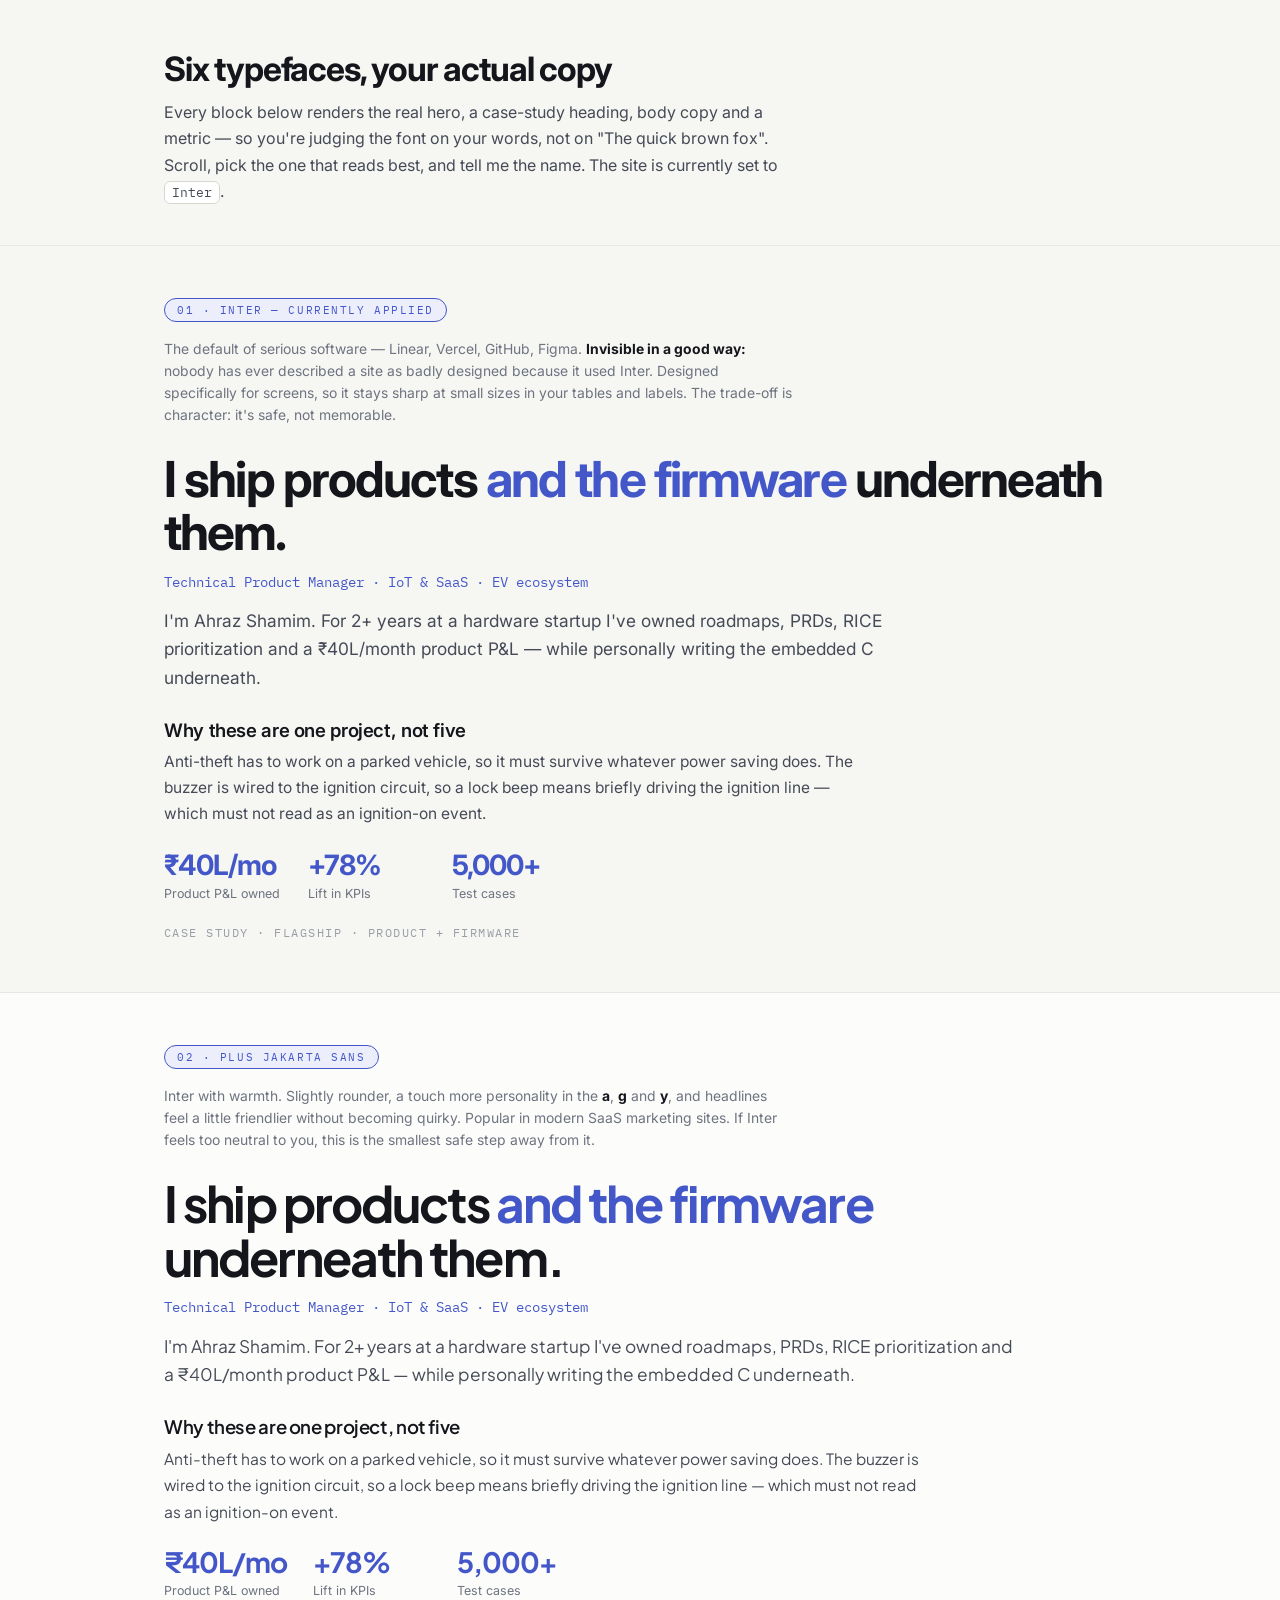
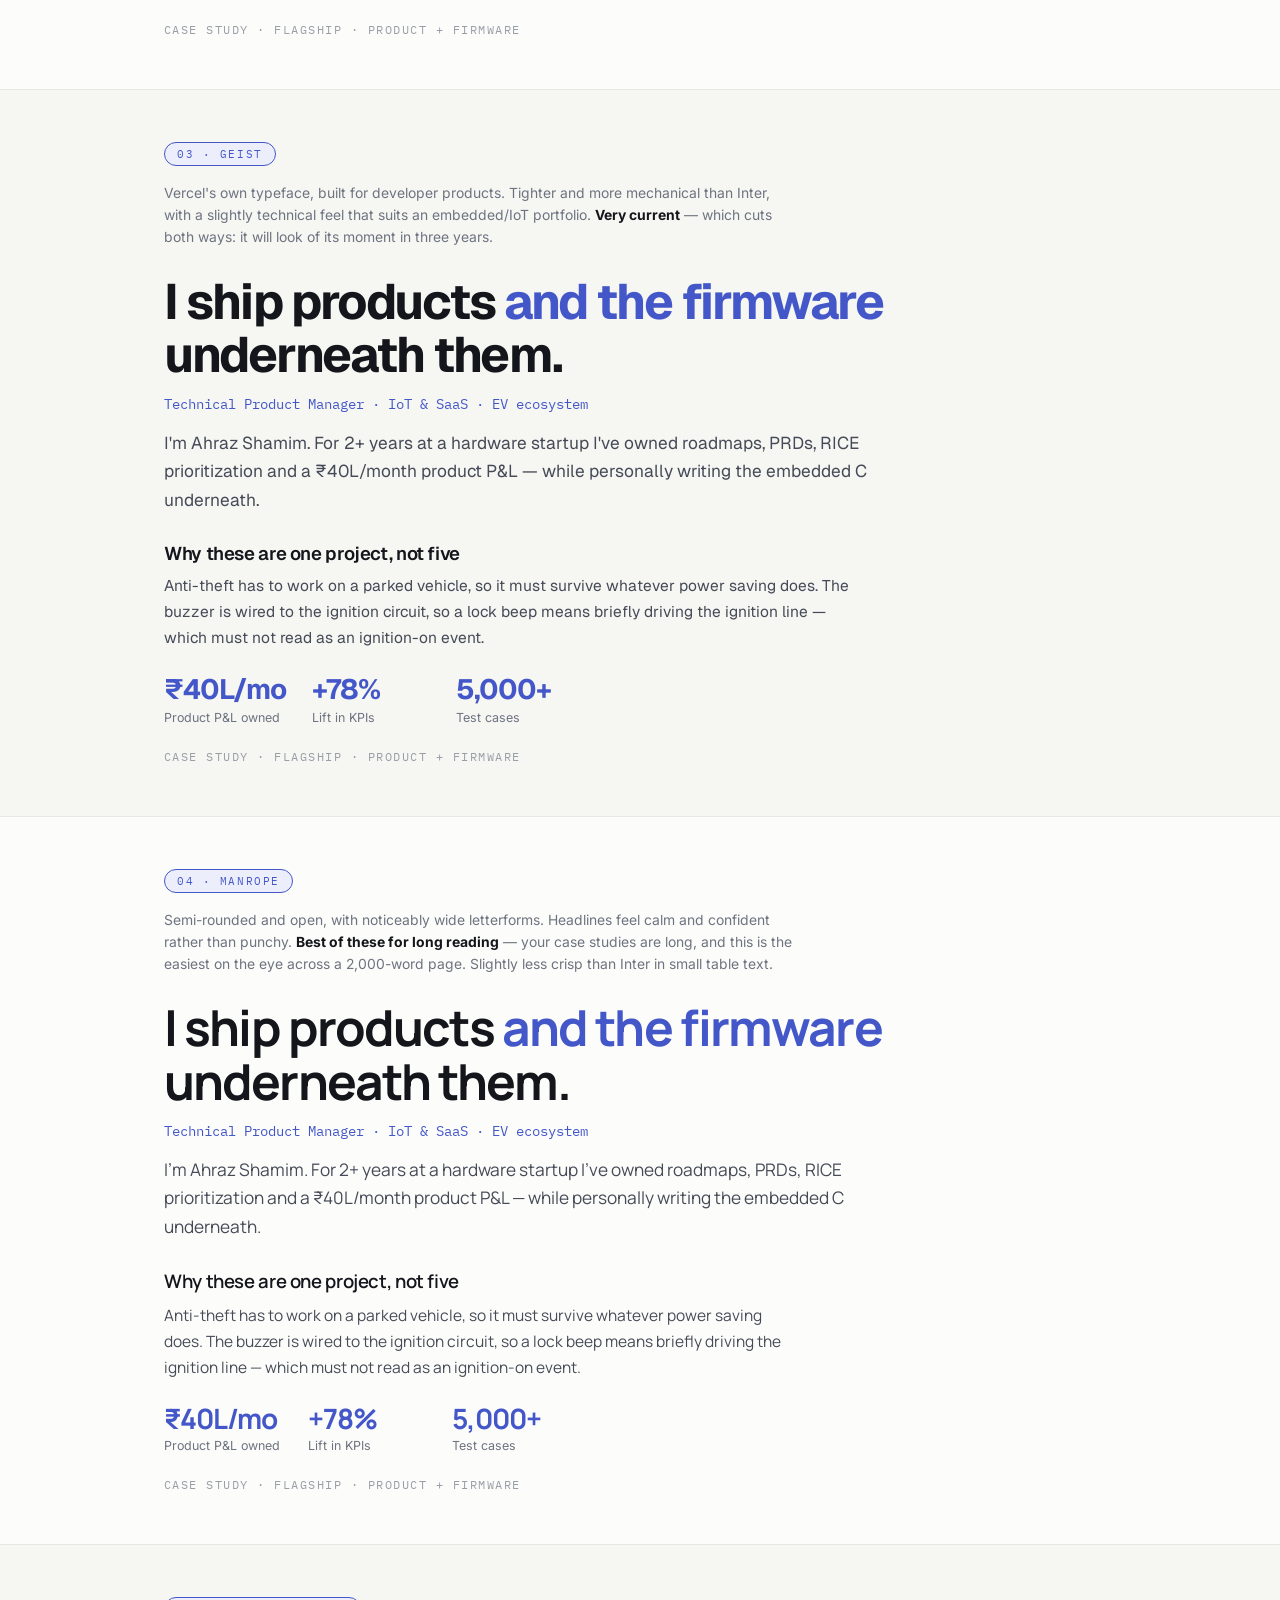
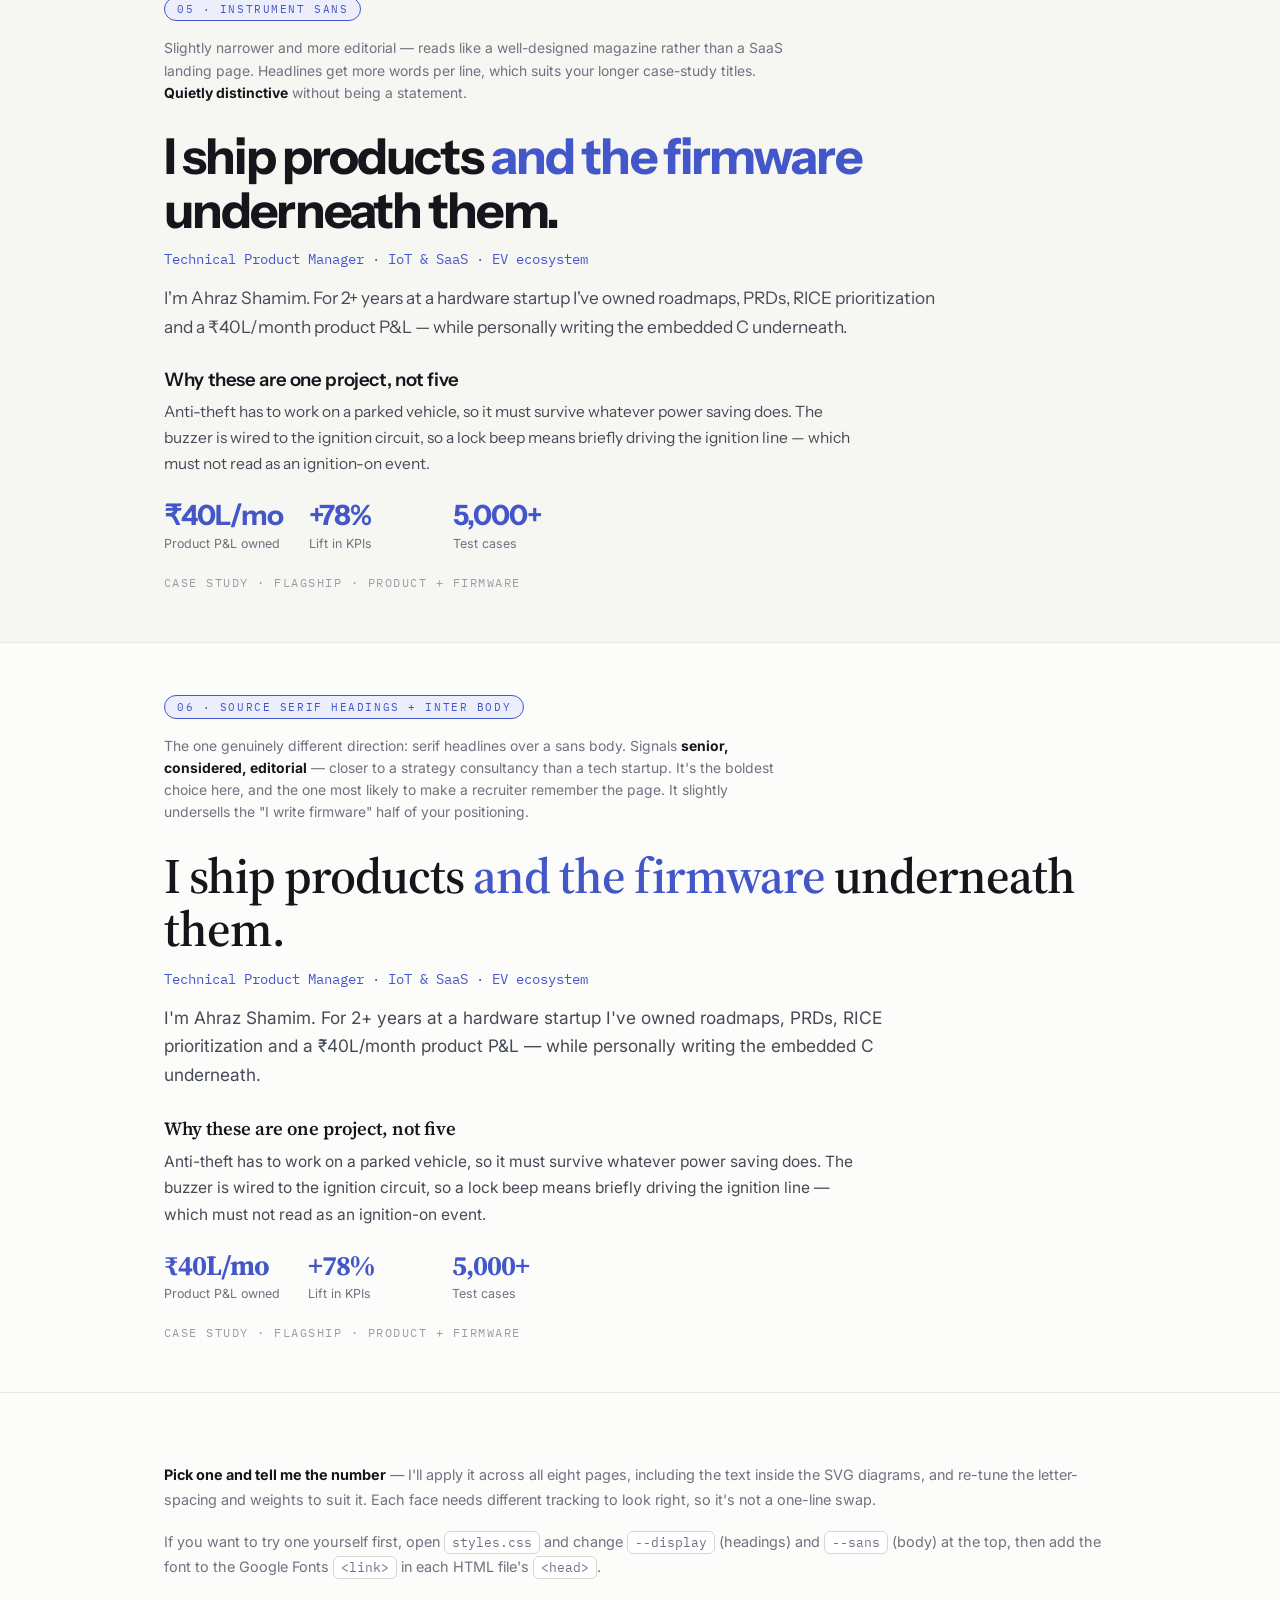
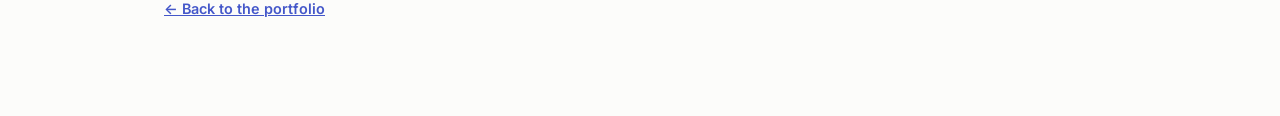
<file: font-preview.html>
<!DOCTYPE html>
<html lang="en">
<head>
<meta charset="utf-8">
<meta name="viewport" content="width=device-width, initial-scale=1">
<title>Font preview — pick one, then tell me</title>
<meta name="robots" content="noindex">
<link rel="preconnect" href="https://fonts.googleapis.com">
<link rel="preconnect" href="https://fonts.gstatic.com" crossorigin>
<link href="https://fonts.googleapis.com/css2?family=Inter:wght@400;500;600;700;800&family=Plus+Jakarta+Sans:wght@400;500;600;700;800&family=Manrope:wght@400;500;600;700;800&family=Instrument+Sans:wght@400;500;600;700&family=Geist:wght@400;500;600;700;800&family=Source+Serif+4:opsz,wght@8..60,400;8..60,600;8..60,700&family=IBM+Plex+Mono:wght@400;500;600&display=swap" rel="stylesheet">
<style>
  :root{
    --bg:#fcfcfa; --tint:#f6f6f3; --border:#e8e7e2; --strong:#d8d6cf;
    --text:#14161c; --mid:#454a56; --dim:#6e7380; --faint:#9a9ea8;
    --accent:#4457c9; --accent-soft:#eceefb;
    --mono:"IBM Plex Mono",monospace;
  }
  *{box-sizing:border-box}
  body{margin:0;background:var(--bg);color:var(--text);font-family:"Inter",sans-serif;-webkit-font-smoothing:antialiased}
  .wrap{max-width:1000px;margin:0 auto;padding:0 24px}

  header.top{border-bottom:1px solid var(--border);background:var(--tint);padding:48px 0 40px}
  h1.pt{font-size:2.1rem;letter-spacing:-.035em;margin:0 0 10px;font-weight:700}
  header.top p{color:var(--mid);margin:0;max-width:62ch;line-height:1.65}
  .kbd{font-family:var(--mono);font-size:.82rem;background:#fff;border:1px solid var(--strong);border-radius:6px;padding:2px 7px}

  .sample{border-bottom:1px solid var(--border);padding:52px 0}
  .sample:nth-child(even){background:var(--tint)}
  .badge{
    font-family:var(--mono);font-size:.7rem;letter-spacing:.14em;text-transform:uppercase;
    color:var(--accent);border:1px solid var(--accent);background:var(--accent-soft);
    border-radius:999px;padding:4px 12px;display:inline-block;margin-bottom:6px;
  }
  .verdict{font-size:.87rem;color:var(--dim);margin:10px 0 26px;max-width:70ch;line-height:1.6;font-family:"Inter",sans-serif}
  .verdict b{color:var(--text)}

  .demo h2{font-size:clamp(1.9rem,4.4vw,3.1rem);letter-spacing:-.038em;line-height:1.08;margin:0 0 12px;font-weight:700}
  .demo .grad{color:var(--accent)}
  .demo .role{font-family:var(--mono);font-size:.9rem;color:var(--accent);margin:0 0 16px}
  .demo .lede{font-size:1.08rem;color:var(--mid);line-height:1.66;margin:0 0 22px;max-width:66ch}
  .demo .sub{font-size:1.16rem;letter-spacing:-.02em;font-weight:600;margin:26px 0 8px}
  .demo .body{font-size:.97rem;color:var(--mid);line-height:1.7;max-width:70ch;margin:0 0 18px}
  .demo .nums{display:flex;gap:26px;flex-wrap:wrap;margin:22px 0 0}
  .demo .nums div{min-width:118px}
  .demo .n{font-size:1.75rem;font-weight:700;letter-spacing:-.035em;color:var(--accent);line-height:1.1}
  .demo .l{font-size:.78rem;color:var(--dim);margin-top:5px;font-family:"Inter",sans-serif}
  .demo .lab{font-family:var(--mono);font-size:.72rem;letter-spacing:.13em;text-transform:uppercase;color:var(--faint);margin:24px 0 0}

  .apply{
    margin-top:26px;background:#fff;border:1px solid var(--border);border-radius:12px;
    padding:16px 18px;font-family:var(--mono);font-size:.79rem;color:var(--mid);line-height:1.75;
    overflow-x:auto;white-space:pre;
  }
  .apply b{color:var(--accent)}
  footer{padding:56px 0 80px;color:var(--dim);font-size:.9rem;line-height:1.7}
  footer b{color:var(--text)}
</style>
</head>
<body>

<header class="top">
  <div class="wrap">
    <h1 class="pt">Six typefaces, your actual copy</h1>
    <p>
      Every block below renders the real hero, a case-study heading, body copy and a metric — so you're judging the font
      on your words, not on "The quick brown fox". Scroll, pick the one that reads best, and tell me the name.
      The site is currently set to <span class="kbd">Inter</span>.
    </p>
  </div>
</header>

<!-- ============ 1 · INTER ============ -->
<section class="sample">
  <div class="wrap">
    <span class="badge">01 · Inter — currently applied</span>
    <p class="verdict">
      The default of serious software — Linear, Vercel, GitHub, Figma. <b>Invisible in a good way:</b> nobody has ever
      described a site as badly designed because it used Inter. Designed specifically for screens, so it stays sharp at
      small sizes in your tables and labels. The trade-off is character: it's safe, not memorable.
    </p>
    <div class="demo" style="font-family:'Inter',sans-serif">
      <h2>I ship products <span class="grad">and the firmware</span> underneath them.</h2>
      <p class="role">Technical Product Manager · IoT &amp; SaaS · EV ecosystem</p>
      <p class="lede">I'm Ahraz Shamim. For 2+ years at a hardware startup I've owned roadmaps, PRDs, RICE prioritization and a ₹40L/month product P&amp;L — while personally writing the embedded C underneath.</p>
      <p class="sub">Why these are one project, not five</p>
      <p class="body">Anti-theft has to work on a parked vehicle, so it must survive whatever power saving does. The buzzer is wired to the ignition circuit, so a lock beep means briefly driving the ignition line — which must not read as an ignition-on event.</p>
      <div class="nums">
        <div><div class="n">₹40L/mo</div><div class="l">Product P&amp;L owned</div></div>
        <div><div class="n">+78%</div><div class="l">Lift in KPIs</div></div>
        <div><div class="n">5,000+</div><div class="l">Test cases</div></div>
      </div>
      <p class="lab">Case study · Flagship · Product + firmware</p>
    </div>
  </div>
</section>

<!-- ============ 2 · PLUS JAKARTA SANS ============ -->
<section class="sample">
  <div class="wrap">
    <span class="badge">02 · Plus Jakarta Sans</span>
    <p class="verdict">
      Inter with warmth. Slightly rounder, a touch more personality in the <b>a</b>, <b>g</b> and <b>y</b>, and headlines
      feel a little friendlier without becoming quirky. Popular in modern SaaS marketing sites. If Inter feels too
      neutral to you, this is the smallest safe step away from it.
    </p>
    <div class="demo" style="font-family:'Plus Jakarta Sans',sans-serif">
      <h2>I ship products <span class="grad">and the firmware</span> underneath them.</h2>
      <p class="role">Technical Product Manager · IoT &amp; SaaS · EV ecosystem</p>
      <p class="lede">I'm Ahraz Shamim. For 2+ years at a hardware startup I've owned roadmaps, PRDs, RICE prioritization and a ₹40L/month product P&amp;L — while personally writing the embedded C underneath.</p>
      <p class="sub">Why these are one project, not five</p>
      <p class="body">Anti-theft has to work on a parked vehicle, so it must survive whatever power saving does. The buzzer is wired to the ignition circuit, so a lock beep means briefly driving the ignition line — which must not read as an ignition-on event.</p>
      <div class="nums">
        <div><div class="n">₹40L/mo</div><div class="l">Product P&amp;L owned</div></div>
        <div><div class="n">+78%</div><div class="l">Lift in KPIs</div></div>
        <div><div class="n">5,000+</div><div class="l">Test cases</div></div>
      </div>
      <p class="lab">Case study · Flagship · Product + firmware</p>
    </div>
  </div>
</section>

<!-- ============ 3 · GEIST ============ -->
<section class="sample">
  <div class="wrap">
    <span class="badge">03 · Geist</span>
    <p class="verdict">
      Vercel's own typeface, built for developer products. Tighter and more mechanical than Inter, with a slightly
      technical feel that suits an embedded/IoT portfolio. <b>Very current</b> — which cuts both ways: it will look of
      its moment in three years.
    </p>
    <div class="demo" style="font-family:'Geist',sans-serif">
      <h2>I ship products <span class="grad">and the firmware</span> underneath them.</h2>
      <p class="role">Technical Product Manager · IoT &amp; SaaS · EV ecosystem</p>
      <p class="lede">I'm Ahraz Shamim. For 2+ years at a hardware startup I've owned roadmaps, PRDs, RICE prioritization and a ₹40L/month product P&amp;L — while personally writing the embedded C underneath.</p>
      <p class="sub">Why these are one project, not five</p>
      <p class="body">Anti-theft has to work on a parked vehicle, so it must survive whatever power saving does. The buzzer is wired to the ignition circuit, so a lock beep means briefly driving the ignition line — which must not read as an ignition-on event.</p>
      <div class="nums">
        <div><div class="n">₹40L/mo</div><div class="l">Product P&amp;L owned</div></div>
        <div><div class="n">+78%</div><div class="l">Lift in KPIs</div></div>
        <div><div class="n">5,000+</div><div class="l">Test cases</div></div>
      </div>
      <p class="lab">Case study · Flagship · Product + firmware</p>
    </div>
  </div>
</section>

<!-- ============ 4 · MANROPE ============ -->
<section class="sample">
  <div class="wrap">
    <span class="badge">04 · Manrope</span>
    <p class="verdict">
      Semi-rounded and open, with noticeably wide letterforms. Headlines feel calm and confident rather than punchy.
      <b>Best of these for long reading</b> — your case studies are long, and this is the easiest on the eye across a
      2,000-word page. Slightly less crisp than Inter in small table text.
    </p>
    <div class="demo" style="font-family:'Manrope',sans-serif">
      <h2>I ship products <span class="grad">and the firmware</span> underneath them.</h2>
      <p class="role">Technical Product Manager · IoT &amp; SaaS · EV ecosystem</p>
      <p class="lede">I'm Ahraz Shamim. For 2+ years at a hardware startup I've owned roadmaps, PRDs, RICE prioritization and a ₹40L/month product P&amp;L — while personally writing the embedded C underneath.</p>
      <p class="sub">Why these are one project, not five</p>
      <p class="body">Anti-theft has to work on a parked vehicle, so it must survive whatever power saving does. The buzzer is wired to the ignition circuit, so a lock beep means briefly driving the ignition line — which must not read as an ignition-on event.</p>
      <div class="nums">
        <div><div class="n">₹40L/mo</div><div class="l">Product P&amp;L owned</div></div>
        <div><div class="n">+78%</div><div class="l">Lift in KPIs</div></div>
        <div><div class="n">5,000+</div><div class="l">Test cases</div></div>
      </div>
      <p class="lab">Case study · Flagship · Product + firmware</p>
    </div>
  </div>
</section>

<!-- ============ 5 · INSTRUMENT SANS ============ -->
<section class="sample">
  <div class="wrap">
    <span class="badge">05 · Instrument Sans</span>
    <p class="verdict">
      Slightly narrower and more editorial — reads like a well-designed magazine rather than a SaaS landing page.
      Headlines get more words per line, which suits your longer case-study titles. <b>Quietly distinctive</b> without
      being a statement.
    </p>
    <div class="demo" style="font-family:'Instrument Sans',sans-serif">
      <h2>I ship products <span class="grad">and the firmware</span> underneath them.</h2>
      <p class="role">Technical Product Manager · IoT &amp; SaaS · EV ecosystem</p>
      <p class="lede">I'm Ahraz Shamim. For 2+ years at a hardware startup I've owned roadmaps, PRDs, RICE prioritization and a ₹40L/month product P&amp;L — while personally writing the embedded C underneath.</p>
      <p class="sub">Why these are one project, not five</p>
      <p class="body">Anti-theft has to work on a parked vehicle, so it must survive whatever power saving does. The buzzer is wired to the ignition circuit, so a lock beep means briefly driving the ignition line — which must not read as an ignition-on event.</p>
      <div class="nums">
        <div><div class="n">₹40L/mo</div><div class="l">Product P&amp;L owned</div></div>
        <div><div class="n">+78%</div><div class="l">Lift in KPIs</div></div>
        <div><div class="n">5,000+</div><div class="l">Test cases</div></div>
      </div>
      <p class="lab">Case study · Flagship · Product + firmware</p>
    </div>
  </div>
</section>

<!-- ============ 6 · SERIF HEADINGS ============ -->
<section class="sample">
  <div class="wrap">
    <span class="badge">06 · Source Serif headings + Inter body</span>
    <p class="verdict">
      The one genuinely different direction: serif headlines over a sans body. Signals <b>senior, considered,
      editorial</b> — closer to a strategy consultancy than a tech startup. It's the boldest choice here, and the one
      most likely to make a recruiter remember the page. It slightly undersells the "I write firmware" half of your
      positioning.
    </p>
    <div class="demo" style="font-family:'Inter',sans-serif">
      <h2 style="font-family:'Source Serif 4',Georgia,serif;letter-spacing:-.02em;font-weight:600">I ship products <span class="grad">and the firmware</span> underneath them.</h2>
      <p class="role">Technical Product Manager · IoT &amp; SaaS · EV ecosystem</p>
      <p class="lede">I'm Ahraz Shamim. For 2+ years at a hardware startup I've owned roadmaps, PRDs, RICE prioritization and a ₹40L/month product P&amp;L — while personally writing the embedded C underneath.</p>
      <p class="sub" style="font-family:'Source Serif 4',Georgia,serif;font-weight:600;letter-spacing:0">Why these are one project, not five</p>
      <p class="body">Anti-theft has to work on a parked vehicle, so it must survive whatever power saving does. The buzzer is wired to the ignition circuit, so a lock beep means briefly driving the ignition line — which must not read as an ignition-on event.</p>
      <div class="nums">
        <div><div class="n" style="font-family:'Source Serif 4',Georgia,serif">₹40L/mo</div><div class="l">Product P&amp;L owned</div></div>
        <div><div class="n" style="font-family:'Source Serif 4',Georgia,serif">+78%</div><div class="l">Lift in KPIs</div></div>
        <div><div class="n" style="font-family:'Source Serif 4',Georgia,serif">5,000+</div><div class="l">Test cases</div></div>
      </div>
      <p class="lab">Case study · Flagship · Product + firmware</p>
    </div>
  </div>
</section>

<footer>
  <div class="wrap">
    <p><b>Pick one and tell me the number</b> — I'll apply it across all eight pages, including the text inside the SVG diagrams, and re-tune the letter-spacing and weights to suit it. Each face needs different tracking to look right, so it's not a one-line swap.</p>
    <p style="margin-top:18px">If you want to try one yourself first, open <span class="kbd">styles.css</span> and change <span class="kbd">--display</span> (headings) and <span class="kbd">--sans</span> (body) at the top, then add the font to the Google Fonts <span class="kbd">&lt;link&gt;</span> in each HTML file's <span class="kbd">&lt;head&gt;</span>.</p>
    <p style="margin-top:18px"><a href="index.html" style="color:var(--accent);font-weight:600">← Back to the portfolio</a></p>
  </div>
</footer>

</body>
</html>
</file>
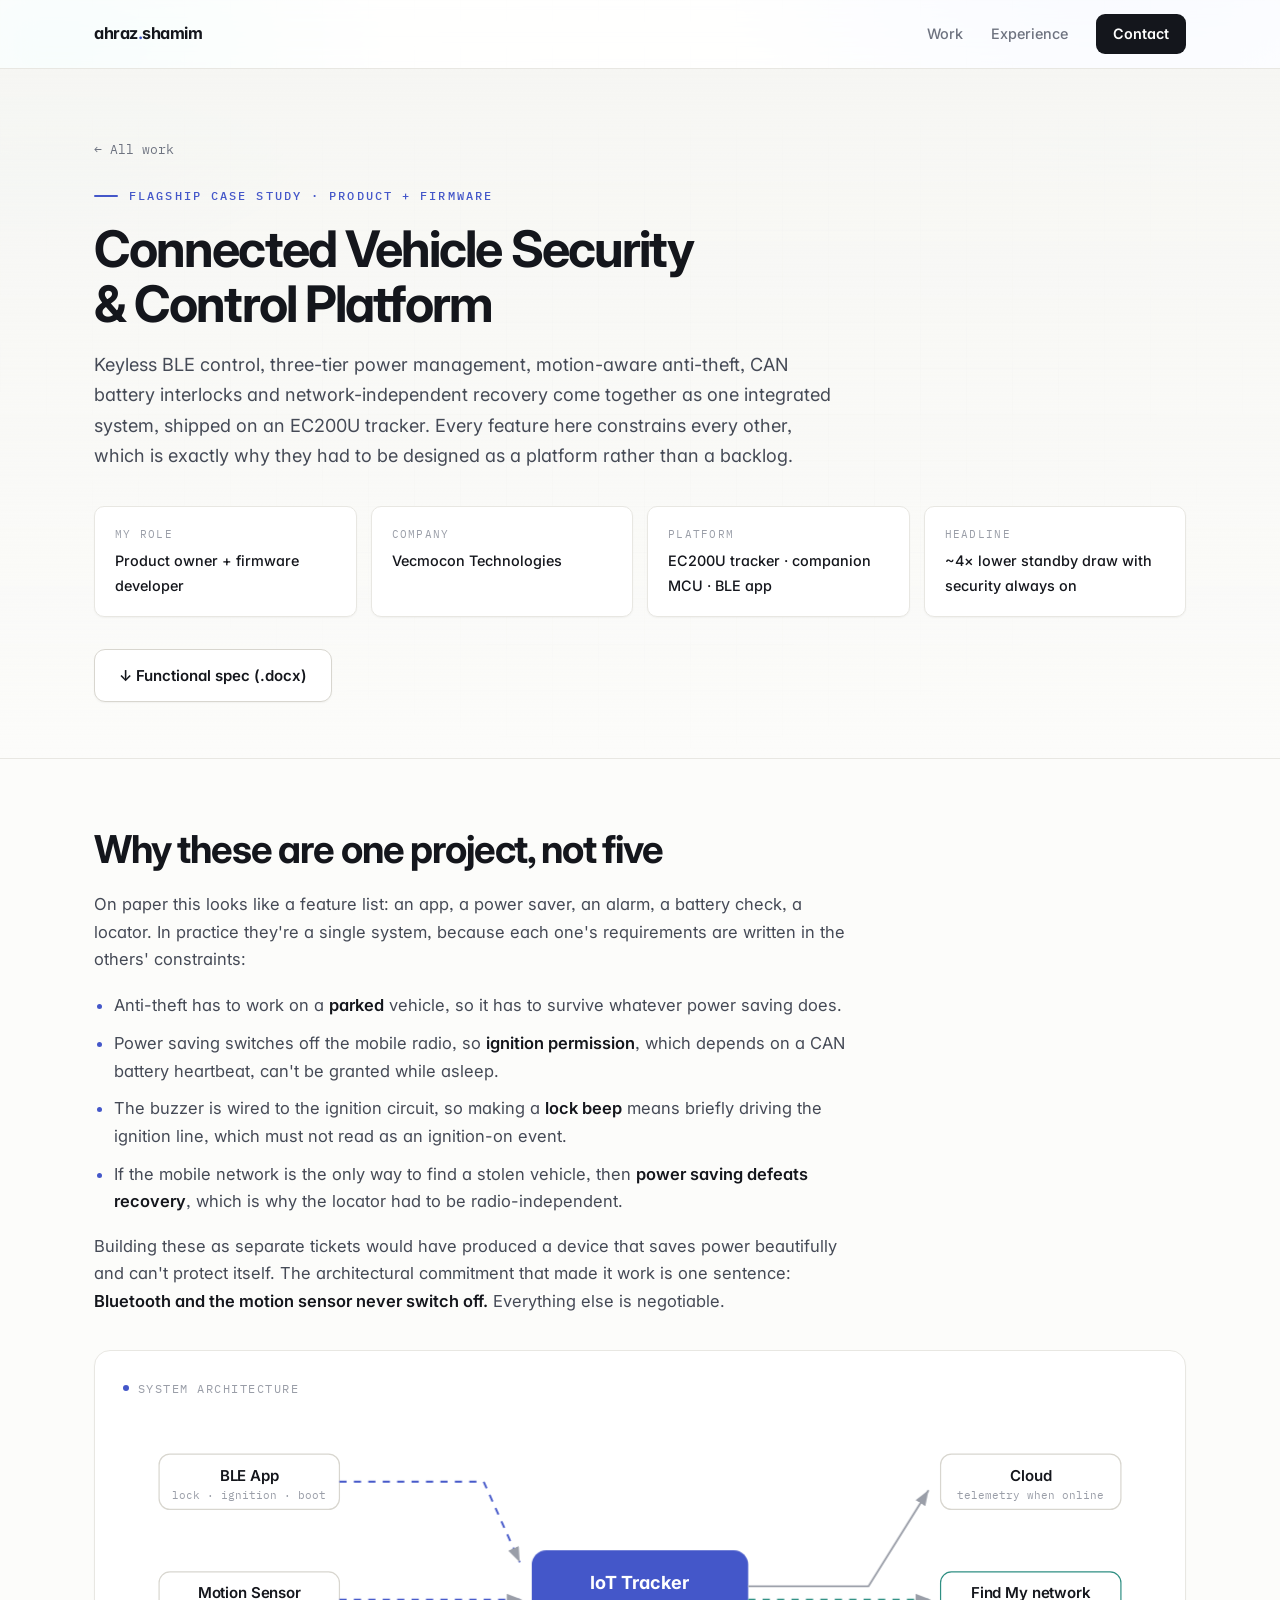
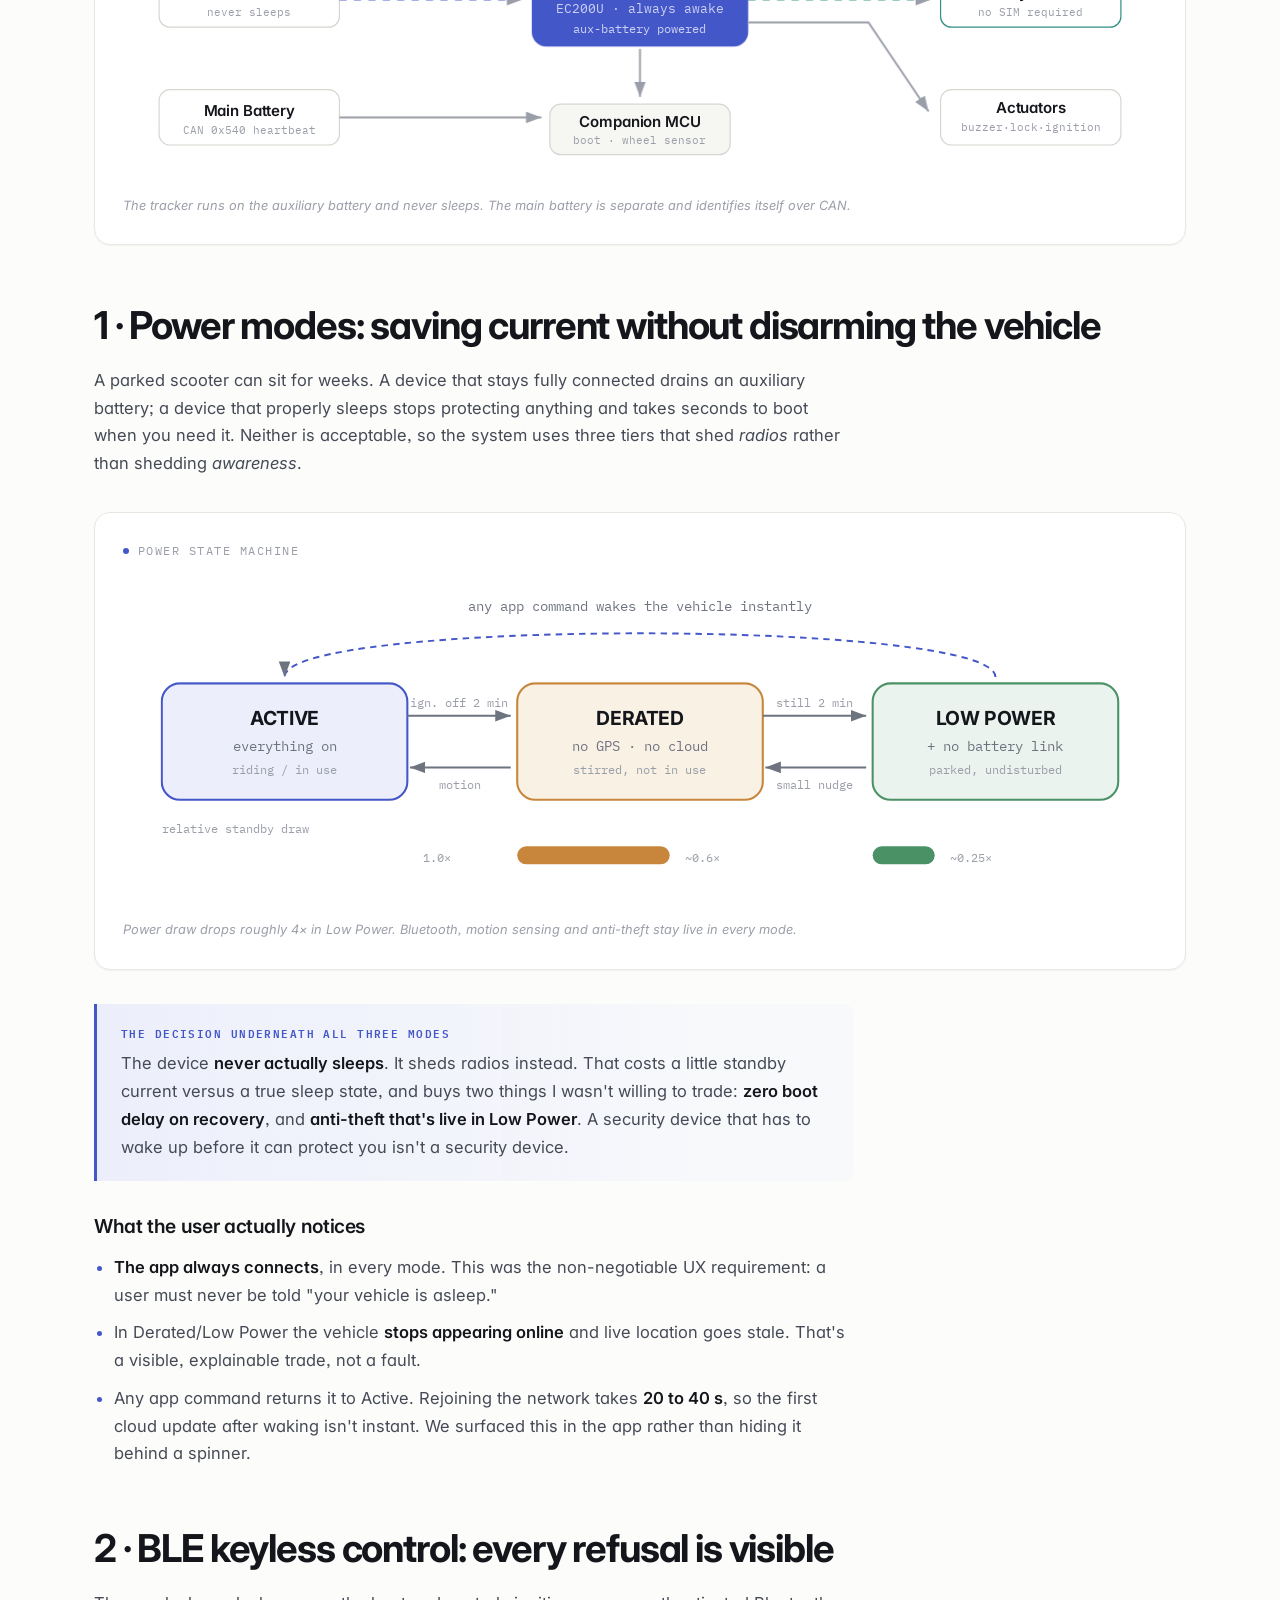
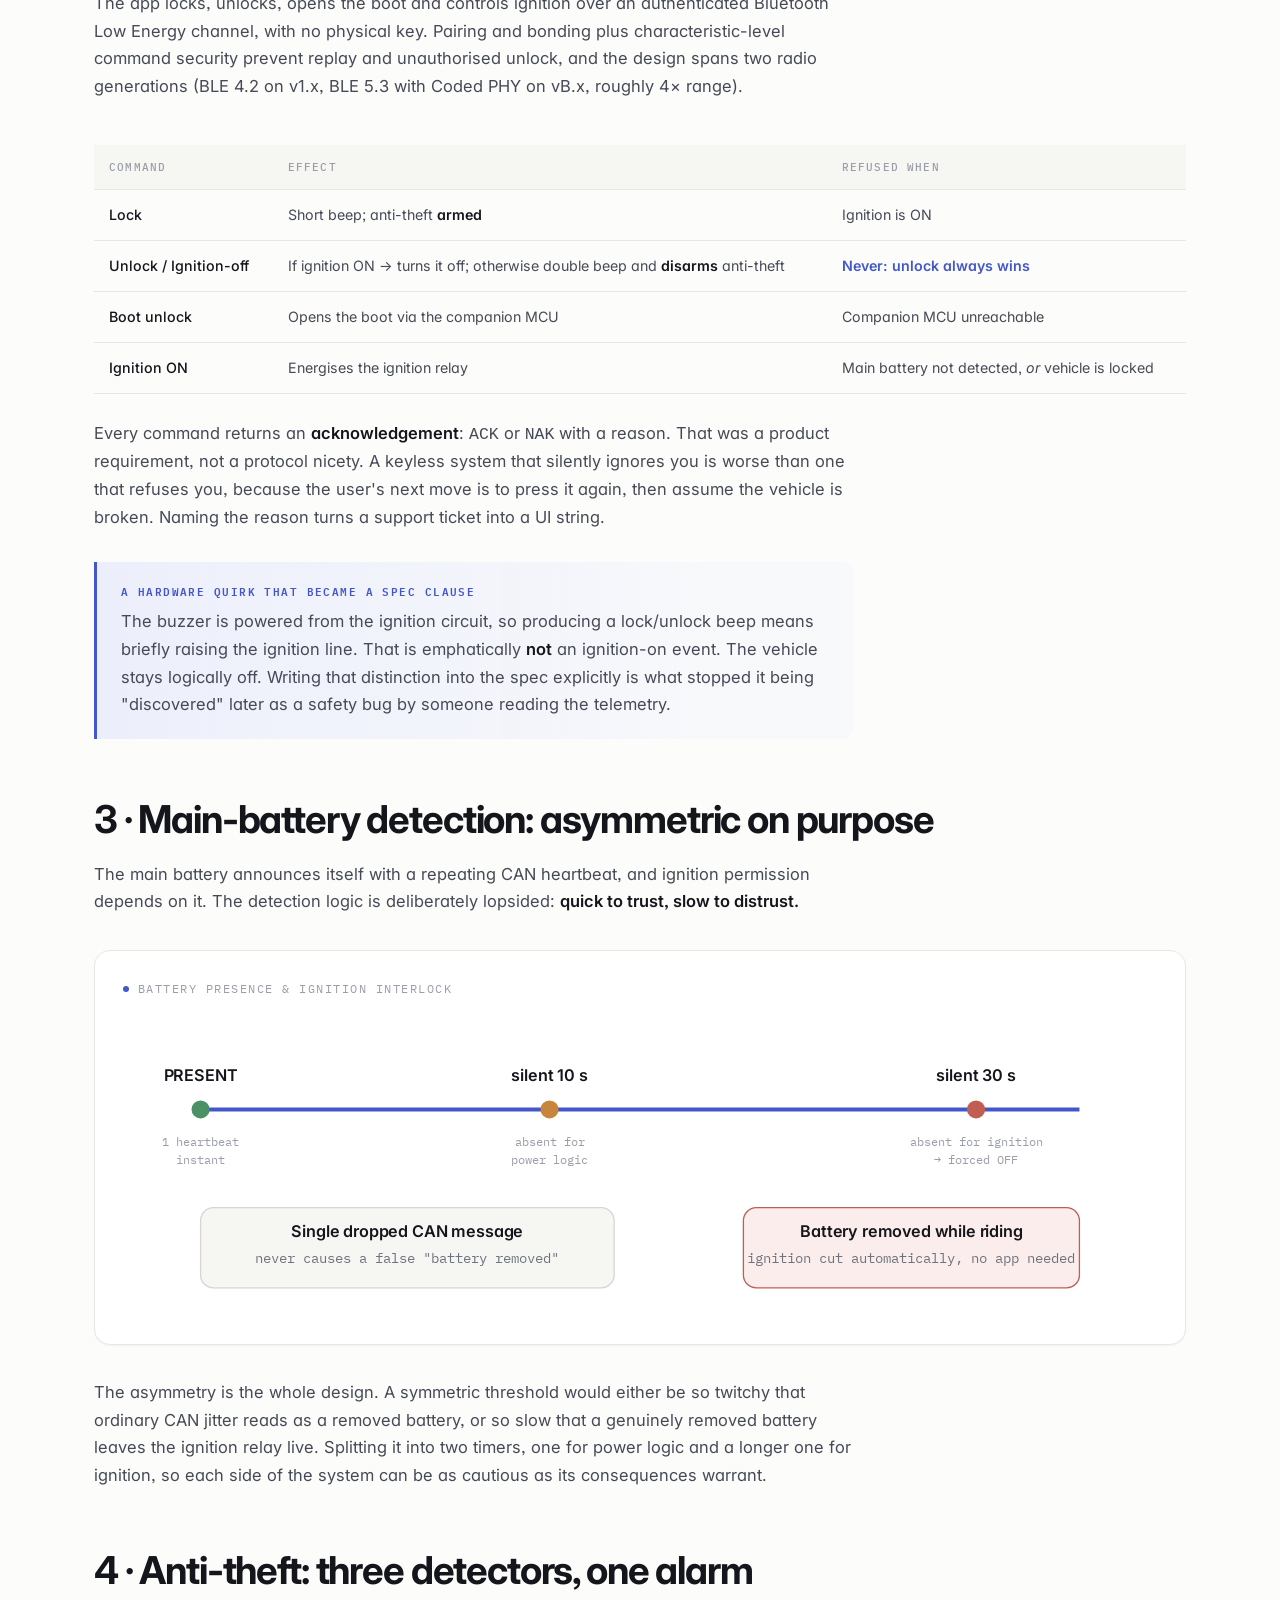
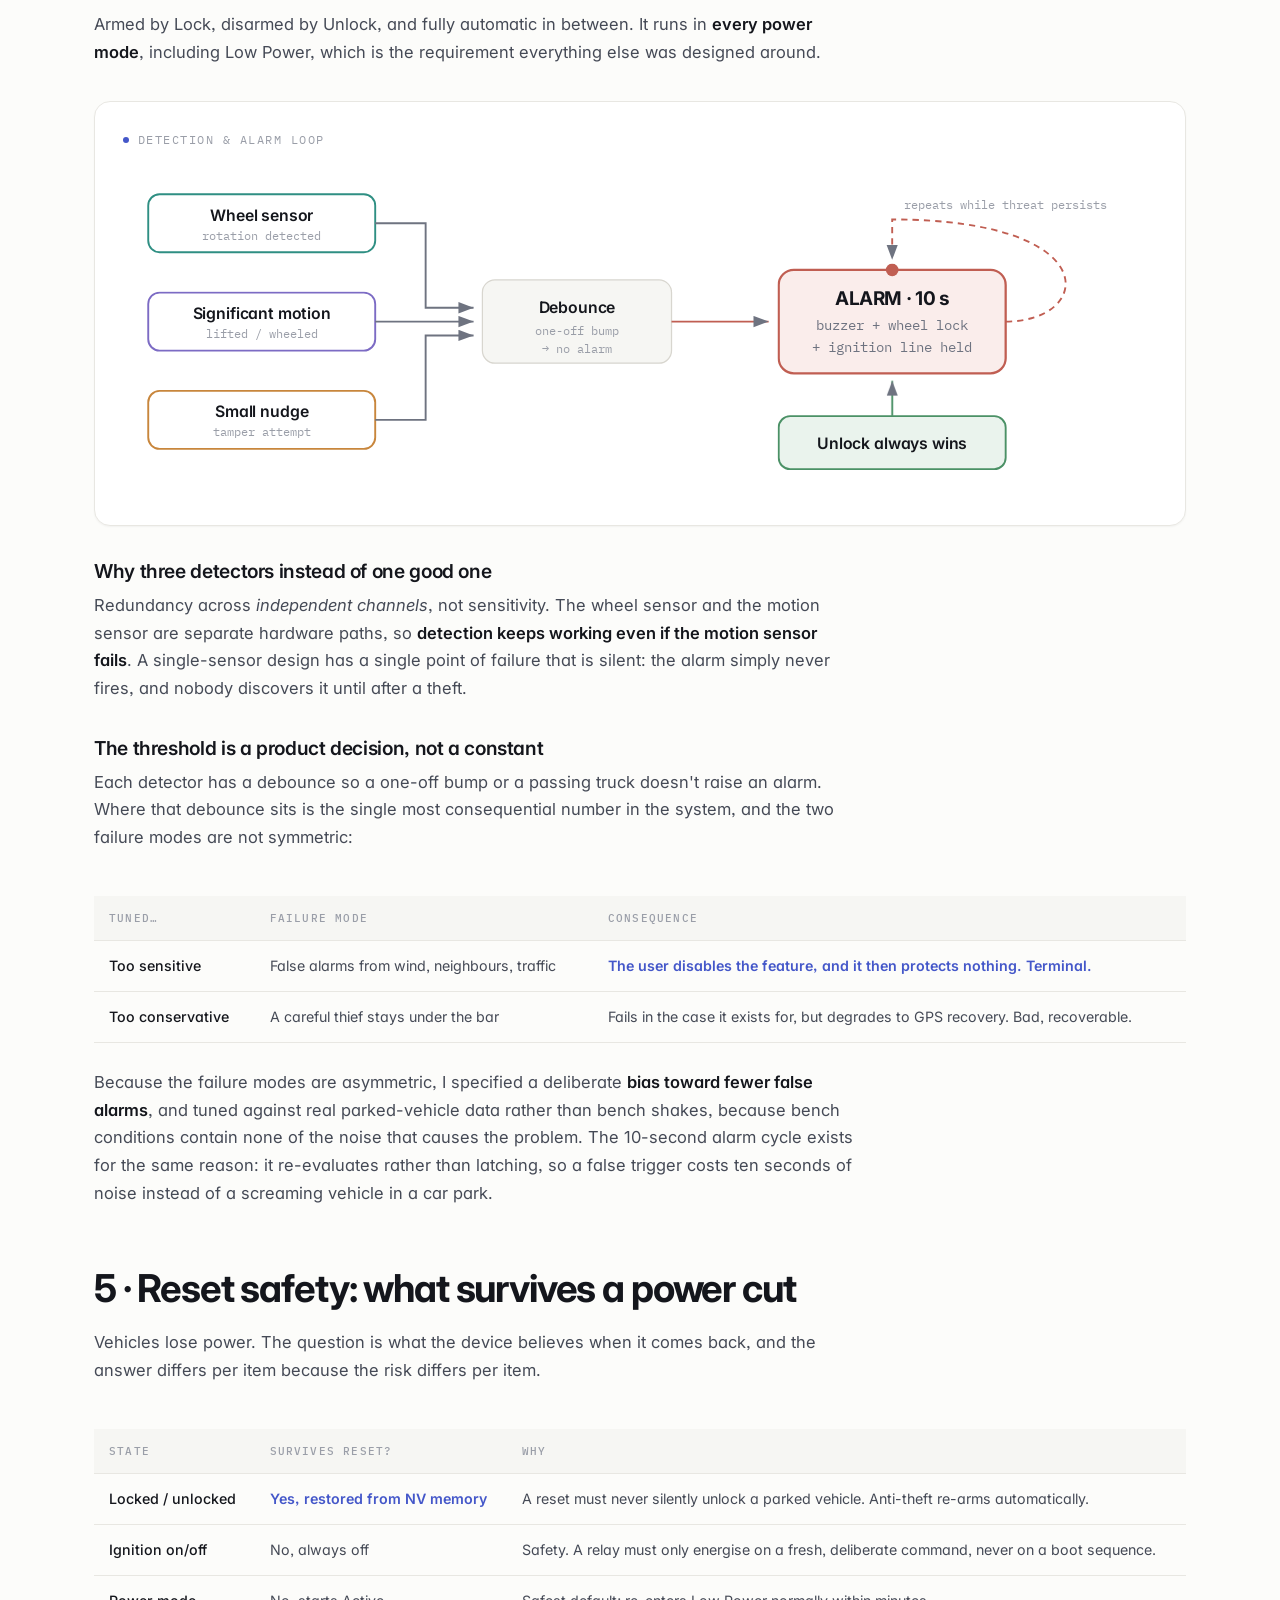
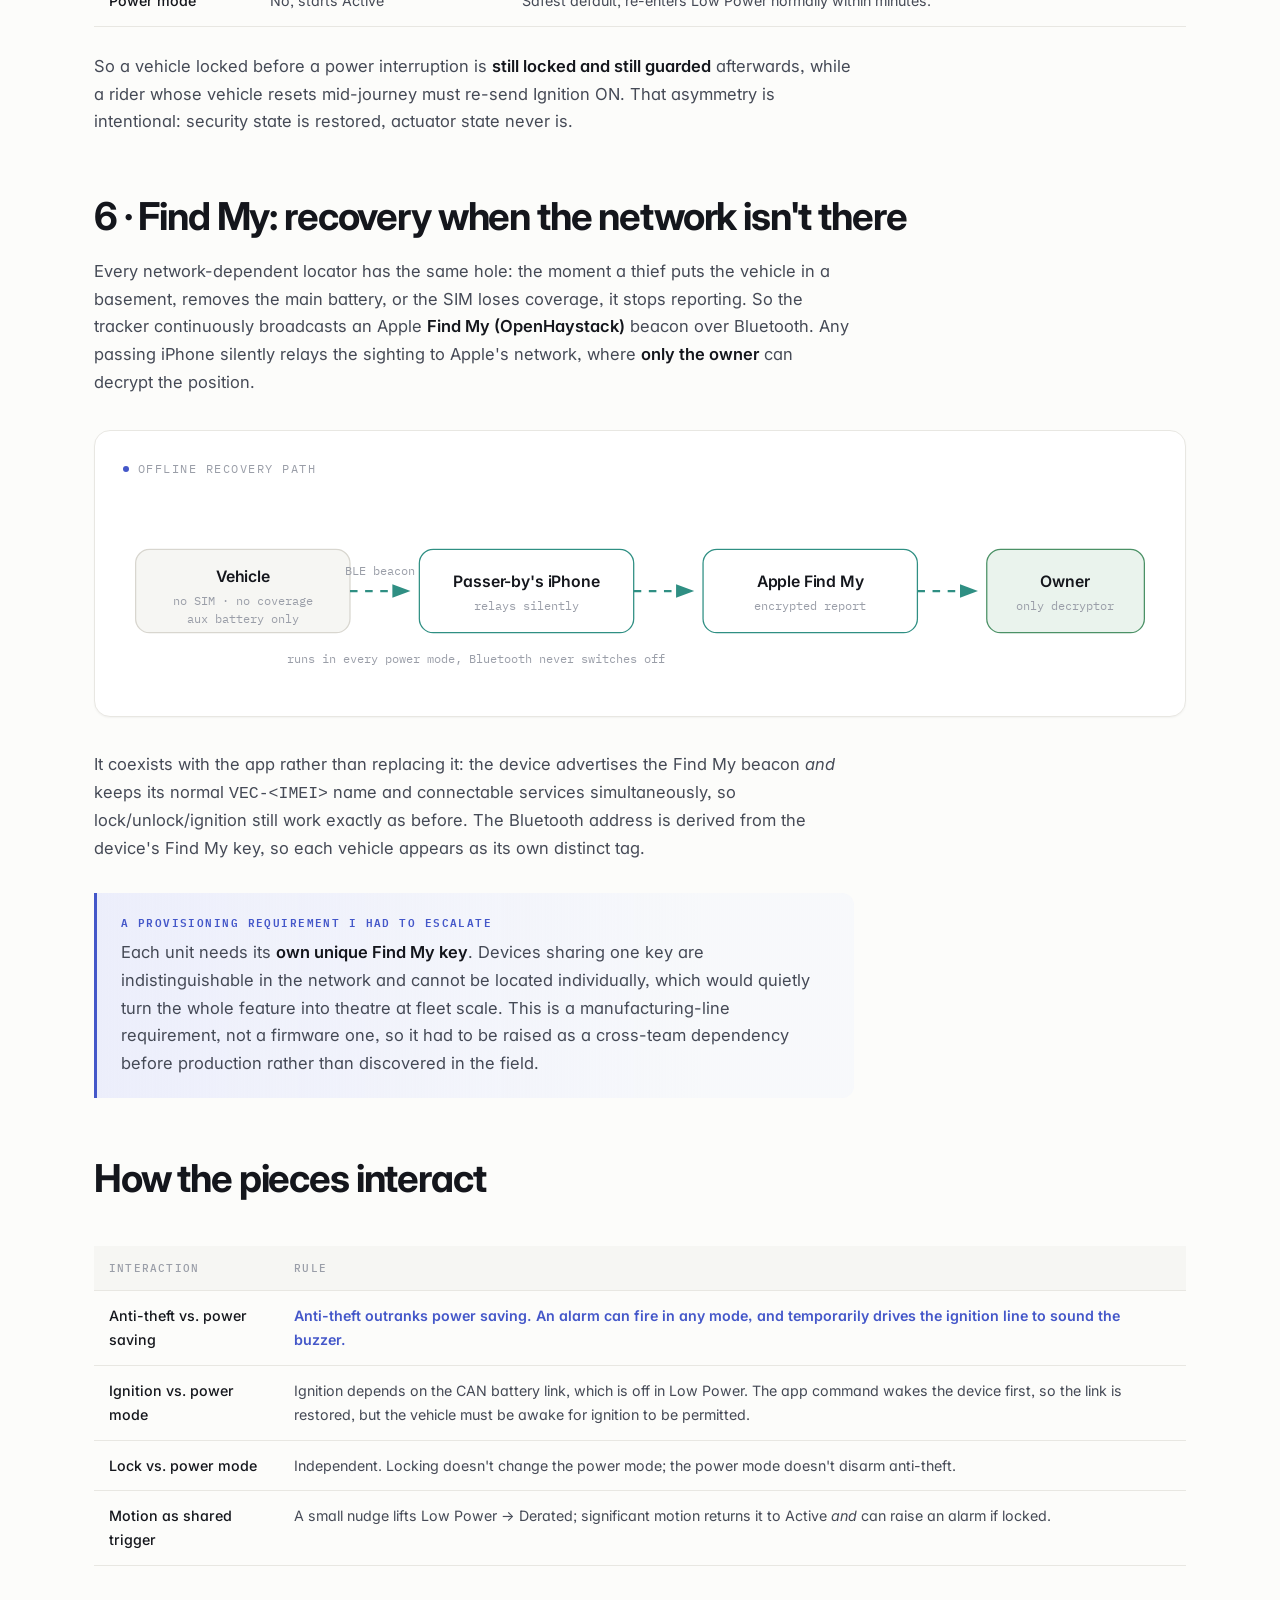
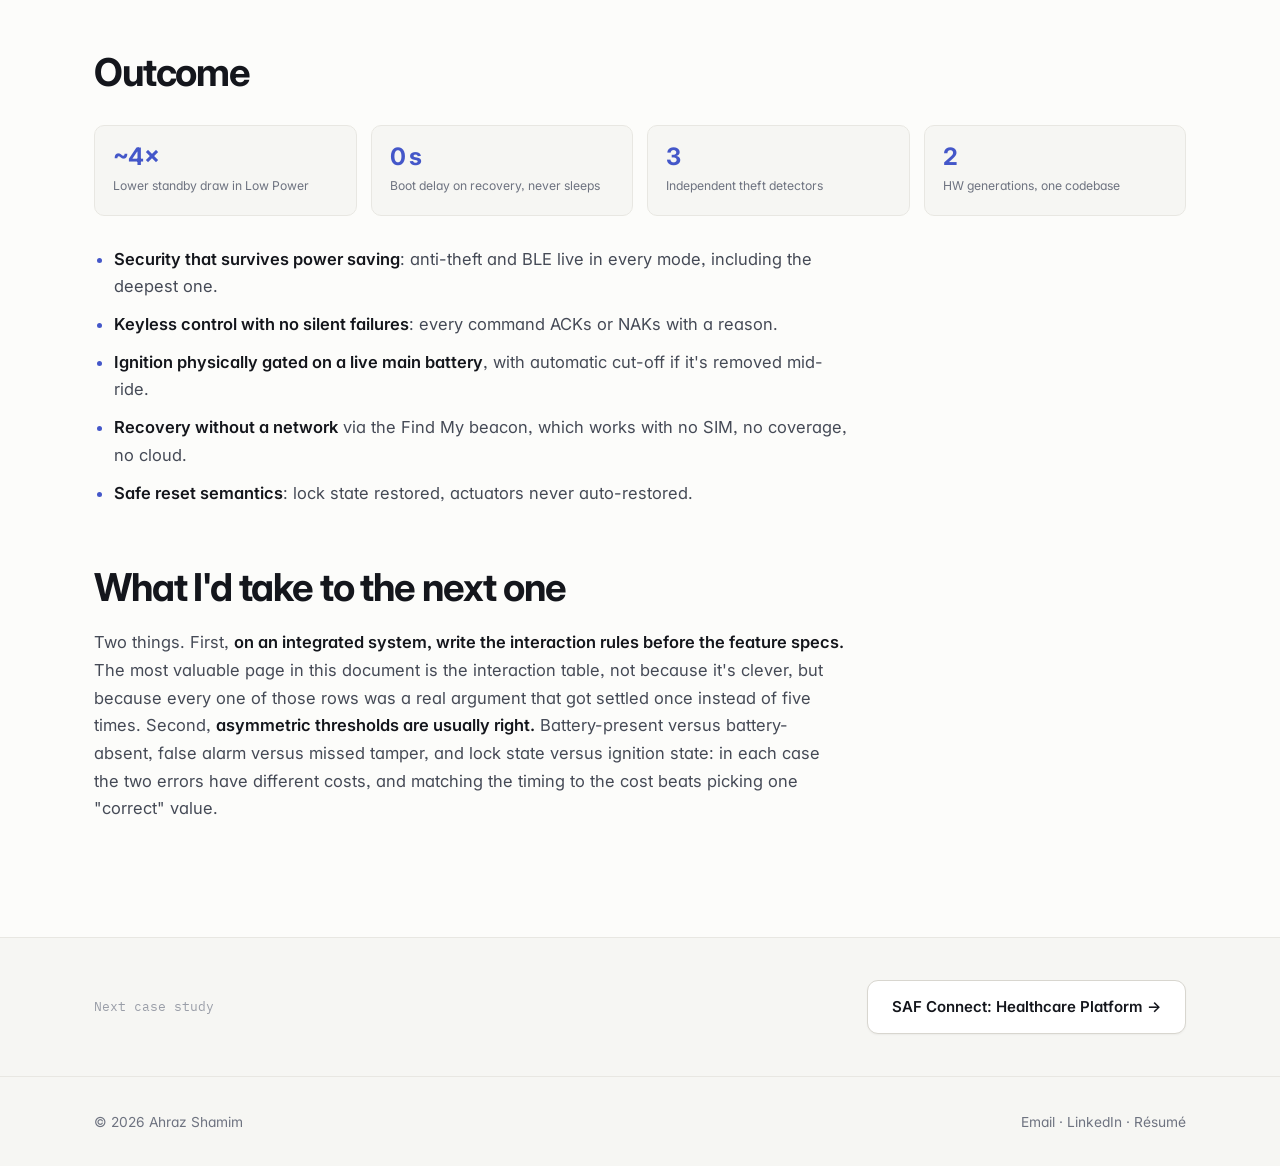
<file: projects/anti-theft.html>
<!DOCTYPE html>
<html lang="en">
<head>
<meta charset="utf-8">
<title>Moved: Connected Vehicle Platform</title>
<meta name="robots" content="noindex">
<link rel="canonical" href="vehicle-platform.html">
<meta http-equiv="refresh" content="0; url=vehicle-platform.html">
<script>location.replace('vehicle-platform.html');</script>
</head>
<body>
<p>The anti-theft case study is now part of the
<a href="vehicle-platform.html">Connected Vehicle Security &amp; Control Platform</a> case study.</p>
</body>
</html>
</file>
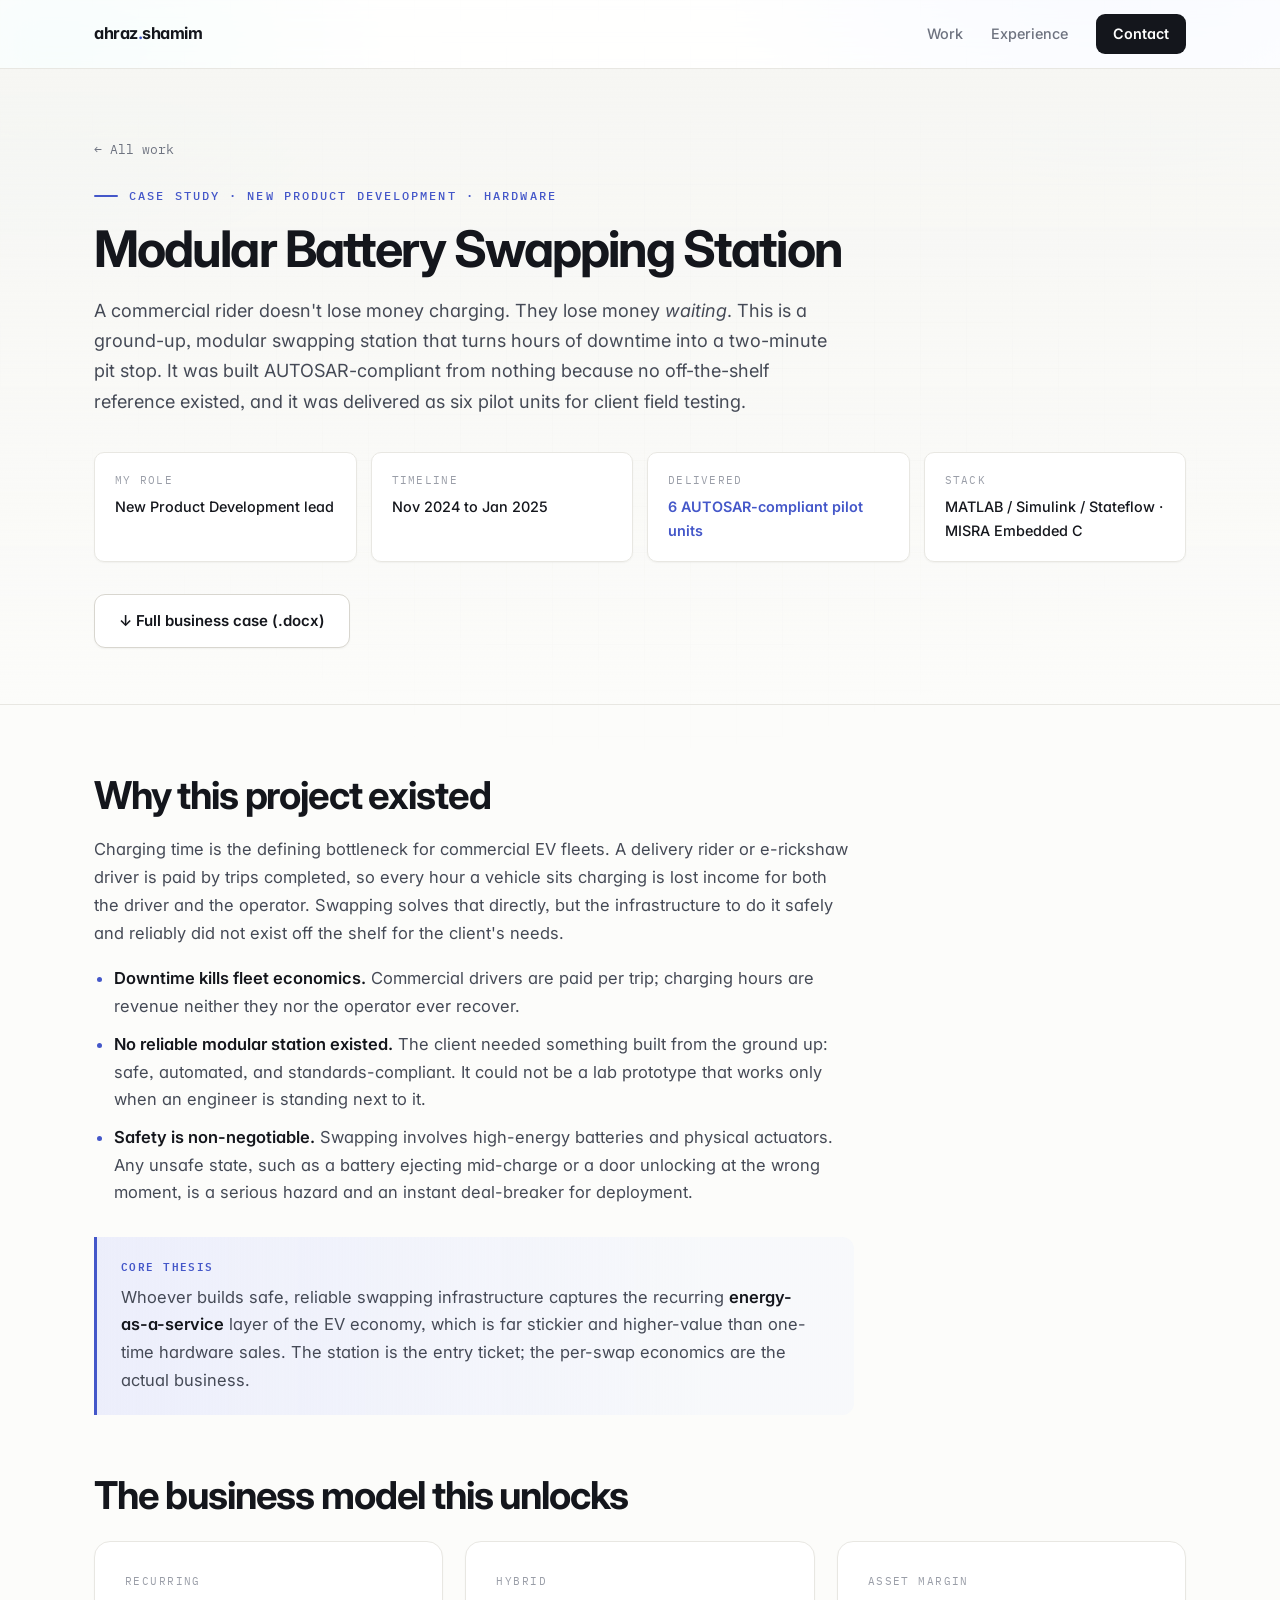
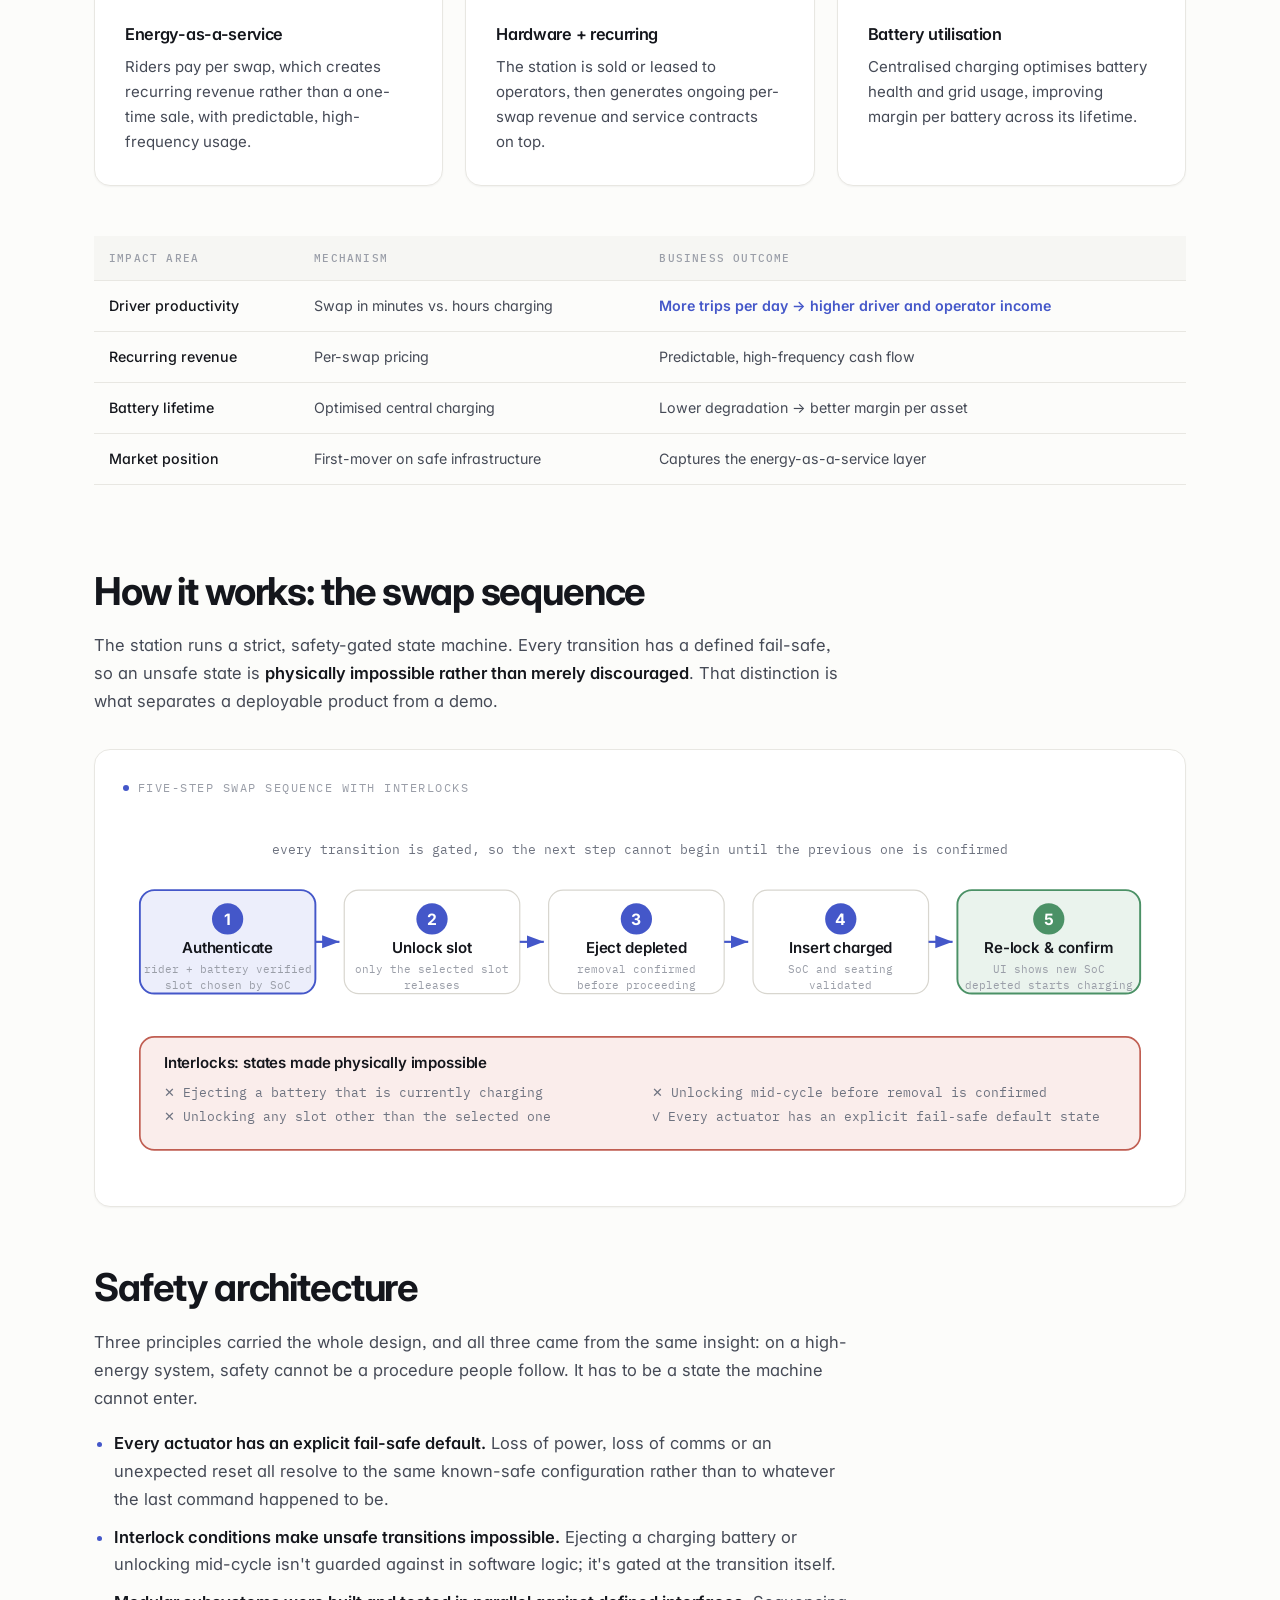
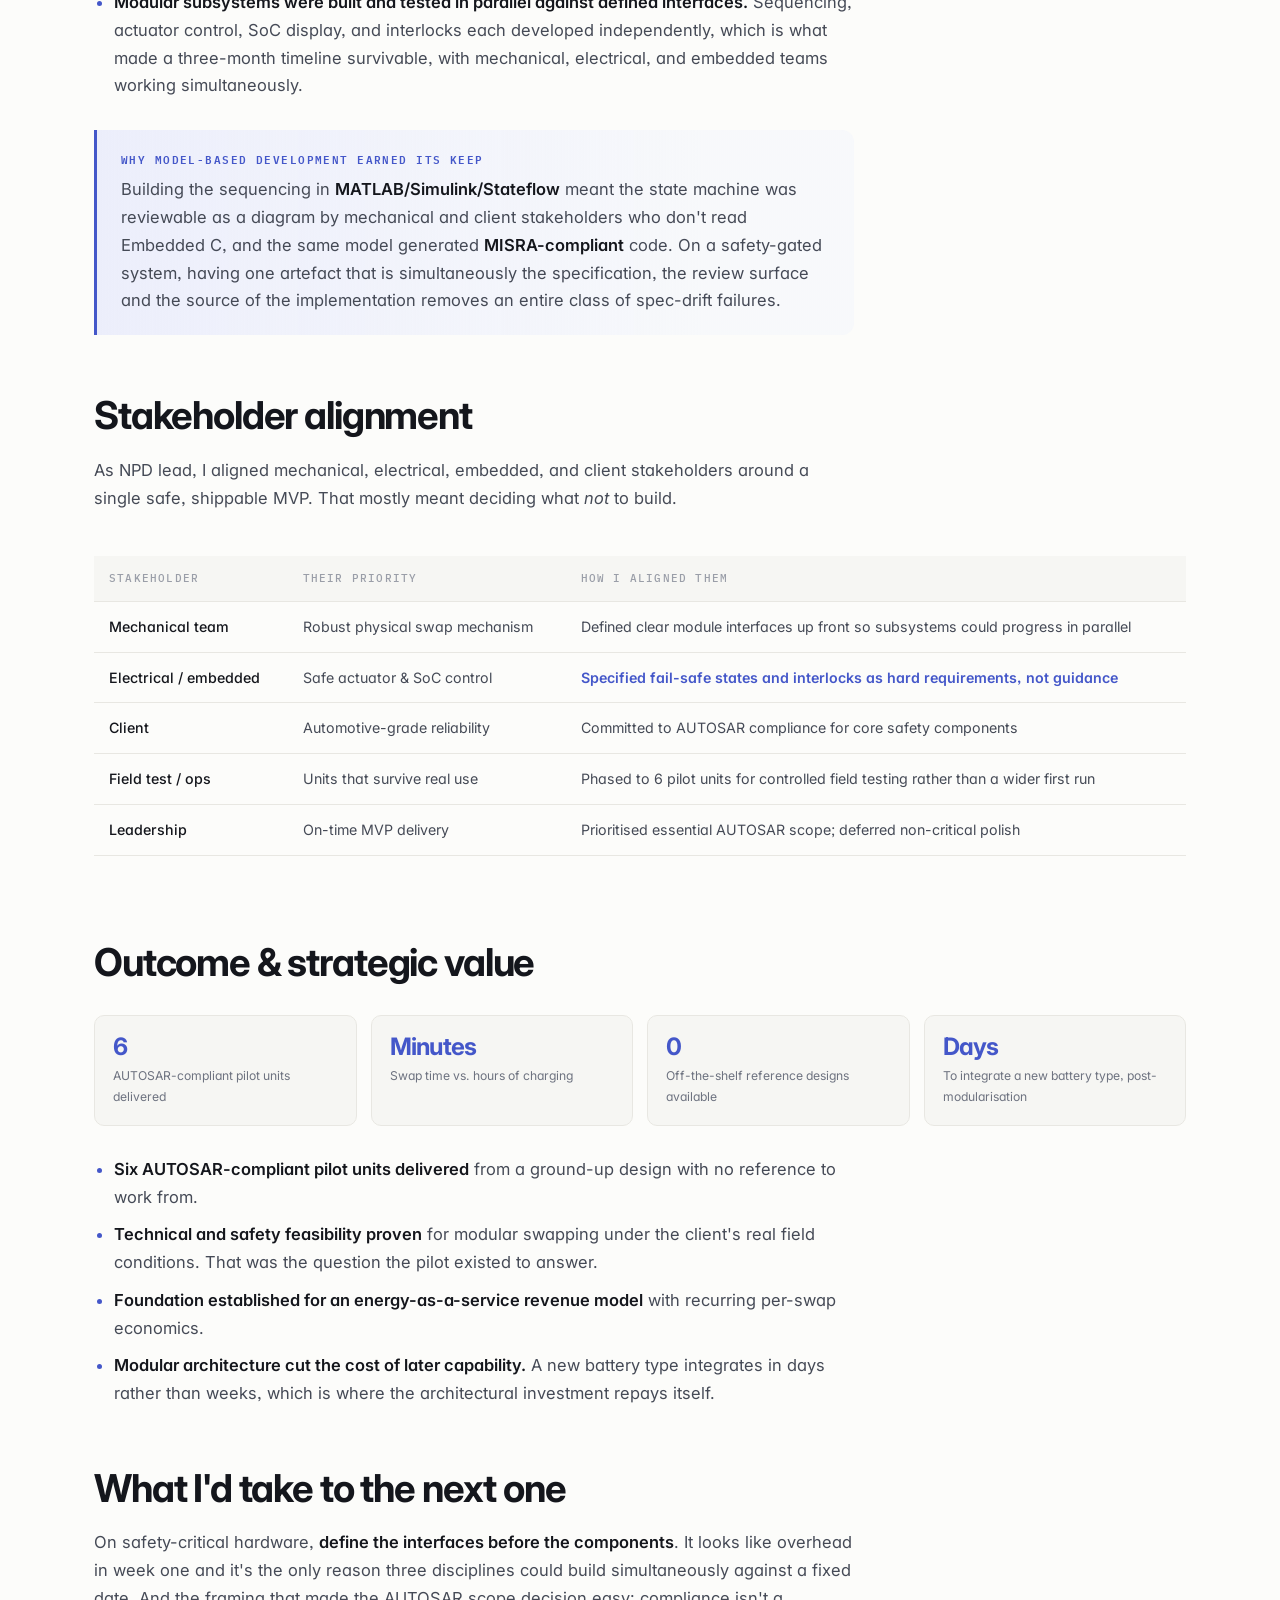
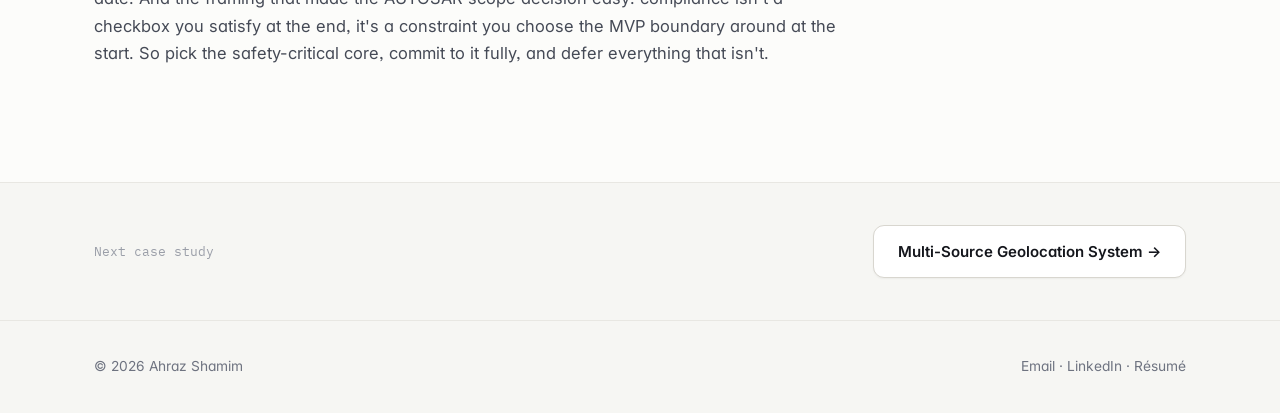
<file: projects/battery-swapping.html>
<!DOCTYPE html>
<html lang="en">
<head>
<meta charset="utf-8">
<meta name="viewport" content="width=device-width, initial-scale=1">
<title>Modular Battery Swapping Station, Ahraz Shamim</title>
<meta name="description" content="Case study: leading new product development of a ground-up, AUTOSAR-compliant modular battery swapping station. It covers six pilot units, a safety-gated swap sequence, and the energy-as-a-service model behind it.">
<link rel="icon" href="data:image/svg+xml,<svg xmlns='http://www.w3.org/2000/svg' viewBox='0 0 100 100'><rect width='100' height='100' rx='22' fill='%234457c9'/><text y='72' x='50' text-anchor='middle' font-size='58' font-family='sans-serif' font-weight='bold' fill='white'>A</text></svg>">
<link rel="preconnect" href="https://fonts.googleapis.com">
<link rel="preconnect" href="https://fonts.gstatic.com" crossorigin>
<link href="https://fonts.googleapis.com/css2?family=Inter:wght@400;500;600;700;800&family=IBM+Plex+Mono:wght@400;500;600&display=swap" rel="stylesheet">
<link rel="stylesheet" href="../styles.css">
</head>
<body>
<div class="progress" id="progress"></div>

<nav class="nav">
  <div class="nav-inner">
    <a href="../index.html" class="brand">ahraz<span>.</span>shamim</a>
    <div class="nav-links">
      <a href="../index.html#work" class="hide-sm">Work</a>
      <a href="../index.html#experience" class="hide-sm">Experience</a>
      <a href="../index.html#contact" class="cta">Contact</a>
    </div>
  </div>
</nav>

<main>
<header class="cs-hero">
  <div class="wrap">
    <a class="back" href="../index.html#work">← All work</a>
    <p class="eyebrow">Case study · New product development · Hardware</p>
    <h1 class="cs-title">Modular Battery Swapping Station</h1>
    <p class="lede">
      A commercial rider doesn't lose money charging. They lose money <em>waiting</em>. This is a ground-up, modular
      swapping station that turns hours of downtime into a two-minute pit stop. It was built AUTOSAR-compliant from
      nothing because no off-the-shelf reference existed, and it was delivered as six pilot units for client field testing.
    </p>
    <dl class="cs-facts">
      <div><dt>My role</dt><dd>New Product Development lead</dd></div>
      <div><dt>Timeline</dt><dd>Nov 2024 to Jan 2025</dd></div>
      <div><dt>Delivered</dt><dd class="hl">6 AUTOSAR-compliant pilot units</dd></div>
      <div><dt>Stack</dt><dd>MATLAB / Simulink / Stateflow · MISRA Embedded C</dd></div>
    </dl>
    <div class="btn-row">
      <a class="btn btn-ghost" href="../assets/Battery-Swapping-Station-Business-Case.docx" download>↓ Full business case (.docx)</a>
    </div>
  </div>
</header>

<div class="cs-body">
<div class="wrap">

<h2>Why this project existed</h2>
<p>
  Charging time is the defining bottleneck for commercial EV fleets. A delivery rider or e-rickshaw driver is paid by
  trips completed, so every hour a vehicle sits charging is lost income for both the driver and the operator. Swapping
  solves that directly, but the infrastructure to do it safely and reliably did not exist off the shelf for the
  client's needs.
</p>
<ul>
  <li><strong>Downtime kills fleet economics.</strong> Commercial drivers are paid per trip; charging hours are revenue
    neither they nor the operator ever recover.</li>
  <li><strong>No reliable modular station existed.</strong> The client needed something built from the ground up: safe,
    automated, and standards-compliant. It could not be a lab prototype that works only when an engineer is standing
    next to it.</li>
  <li><strong>Safety is non-negotiable.</strong> Swapping involves high-energy batteries and physical actuators. Any
    unsafe state, such as a battery ejecting mid-charge or a door unlocking at the wrong moment, is a serious hazard
    and an instant deal-breaker for deployment.</li>
</ul>

<div class="callout">
  <span class="lab">Core thesis</span>
  <p>
    Whoever builds safe, reliable swapping infrastructure captures the recurring <strong>energy-as-a-service</strong>
    layer of the EV economy, which is far stickier and higher-value than one-time hardware sales. The station is the
    entry ticket; the per-swap economics are the actual business.
  </p>
</div>

<h2>The business model this unlocks</h2>
<div class="grid-3" style="margin:24px 0">
  <div class="card reveal">
    <div class="proj-kicker">Recurring</div>
    <h3 style="font-size:1.02rem">Energy-as-a-service</h3>
    <p>Riders pay per swap, which creates recurring revenue rather than a one-time sale, with predictable, high-frequency usage.</p>
  </div>
  <div class="card reveal">
    <div class="proj-kicker">Hybrid</div>
    <h3 style="font-size:1.02rem">Hardware + recurring</h3>
    <p>The station is sold or leased to operators, then generates ongoing per-swap revenue and service contracts on top.</p>
  </div>
  <div class="card reveal">
    <div class="proj-kicker">Asset margin</div>
    <h3 style="font-size:1.02rem">Battery utilisation</h3>
    <p>Centralised charging optimises battery health and grid usage, improving margin per battery across its lifetime.</p>
  </div>
</div>

<div class="table-scroll">
<table>
  <thead><tr><th>Impact area</th><th>Mechanism</th><th>Business outcome</th></tr></thead>
  <tbody>
    <tr><td>Driver productivity</td><td>Swap in minutes vs. hours charging</td><td class="hl">More trips per day → higher driver and operator income</td></tr>
    <tr><td>Recurring revenue</td><td>Per-swap pricing</td><td>Predictable, high-frequency cash flow</td></tr>
    <tr><td>Battery lifetime</td><td>Optimised central charging</td><td>Lower degradation → better margin per asset</td></tr>
    <tr><td>Market position</td><td>First-mover on safe infrastructure</td><td>Captures the energy-as-a-service layer</td></tr>
  </tbody>
</table>
</div>

<h2>How it works: the swap sequence</h2>
<p>
  The station runs a strict, safety-gated state machine. Every transition has a defined fail-safe, so an unsafe state is
  <strong>physically impossible rather than merely discouraged</strong>. That distinction is what separates a deployable
  product from a demo.
</p>

<div class="fig reveal">
  <div class="fig-title">Five-step swap sequence with interlocks</div>
  <svg viewBox="0 0 860 300" xmlns="http://www.w3.org/2000/svg" role="img" aria-label="Five step swap sequence: authenticate, unlock slot, eject depleted battery, insert charged battery, and re-lock and confirm, each gated by an interlock">
    <defs><marker id="b1" markerWidth="9" markerHeight="9" refX="8" refY="3" orient="auto"><path d="M0,0 L0,6 L8,3 z" fill="#4457c9"/></marker></defs>

    <g class="fade-el">
      <rect x="14" y="60" width="146" height="86" rx="12" fill="#eceefb" stroke="#4457c9" stroke-width="1.6"/>
      <circle cx="87" cy="84" r="13" fill="#4457c9"/><text x="87" y="89" text-anchor="middle" fill="#fff" style="font-family:'Inter';font-size:13px;font-weight:700">1</text>
      <text x="87" y="112" text-anchor="middle" class="svg-title">Authenticate</text>
      <text x="87" y="129" text-anchor="middle" class="svg-label-sm">rider + battery verified</text>
      <text x="87" y="142" text-anchor="middle" class="svg-label-sm">slot chosen by SoC</text>
    </g>
    <g class="fade-el" style="animation-delay:.15s">
      <rect x="184" y="60" width="146" height="86" rx="12" fill="#fff" stroke="#d8d6cf"/>
      <circle cx="257" cy="84" r="13" fill="#4457c9"/><text x="257" y="89" text-anchor="middle" fill="#fff" style="font-family:'Inter';font-size:13px;font-weight:700">2</text>
      <text x="257" y="112" text-anchor="middle" class="svg-title">Unlock slot</text>
      <text x="257" y="129" text-anchor="middle" class="svg-label-sm">only the selected slot</text>
      <text x="257" y="142" text-anchor="middle" class="svg-label-sm">releases</text>
    </g>
    <g class="fade-el" style="animation-delay:.3s">
      <rect x="354" y="60" width="146" height="86" rx="12" fill="#fff" stroke="#d8d6cf"/>
      <circle cx="427" cy="84" r="13" fill="#4457c9"/><text x="427" y="89" text-anchor="middle" fill="#fff" style="font-family:'Inter';font-size:13px;font-weight:700">3</text>
      <text x="427" y="112" text-anchor="middle" class="svg-title">Eject depleted</text>
      <text x="427" y="129" text-anchor="middle" class="svg-label-sm">removal confirmed</text>
      <text x="427" y="142" text-anchor="middle" class="svg-label-sm">before proceeding</text>
    </g>
    <g class="fade-el" style="animation-delay:.45s">
      <rect x="524" y="60" width="146" height="86" rx="12" fill="#fff" stroke="#d8d6cf"/>
      <circle cx="597" cy="84" r="13" fill="#4457c9"/><text x="597" y="89" text-anchor="middle" fill="#fff" style="font-family:'Inter';font-size:13px;font-weight:700">4</text>
      <text x="597" y="112" text-anchor="middle" class="svg-title">Insert charged</text>
      <text x="597" y="129" text-anchor="middle" class="svg-label-sm">SoC and seating</text>
      <text x="597" y="142" text-anchor="middle" class="svg-label-sm">validated</text>
    </g>
    <g class="fade-el" style="animation-delay:.6s">
      <rect x="694" y="60" width="152" height="86" rx="12" fill="#eaf3ed" stroke="#4b9166" stroke-width="1.6"/>
      <circle cx="770" cy="84" r="13" fill="#4b9166"/><text x="770" y="89" text-anchor="middle" fill="#fff" style="font-family:'Inter';font-size:13px;font-weight:700">5</text>
      <text x="770" y="112" text-anchor="middle" class="svg-title" fill="#35714f">Re-lock &amp; confirm</text>
      <text x="770" y="129" text-anchor="middle" class="svg-label-sm">UI shows new SoC</text>
      <text x="770" y="142" text-anchor="middle" class="svg-label-sm">depleted starts charging</text>
    </g>

    <g stroke="#4457c9" stroke-width="1.8" fill="none" marker-end="url(#b1)">
      <path d="M160,103 L180,103"/><path d="M330,103 L350,103"/>
      <path d="M500,103 L520,103"/><path d="M670,103 L690,103"/>
    </g>

    <text x="430" y="30" text-anchor="middle" class="svg-label" fill="#4457c9">every transition is gated, so the next step cannot begin until the previous one is confirmed</text>

    <g class="fade-el" style="animation-delay:.75s">
      <rect x="14" y="182" width="832" height="94" rx="12" fill="#faedeb" stroke="#c05e52" stroke-width="1.4"/>
      <text x="34" y="208" class="svg-title" fill="#9c463c">Interlocks: states made physically impossible</text>
      <text x="34" y="232" class="svg-label">✕ Ejecting a battery that is currently charging</text>
      <text x="34" y="252" class="svg-label">✕ Unlocking any slot other than the selected one</text>
      <text x="440" y="232" class="svg-label">✕ Unlocking mid-cycle before removal is confirmed</text>
      <text x="440" y="252" class="svg-label">✓ Every actuator has an explicit fail-safe default state</text>
    </g>
  </svg>
</div>

<h2>Safety architecture</h2>
<p>
  Three principles carried the whole design, and all three came from the same insight: on a high-energy system, safety
  cannot be a procedure people follow. It has to be a state the machine cannot enter.
</p>
<ul>
  <li><strong>Every actuator has an explicit fail-safe default.</strong> Loss of power, loss of comms or an unexpected
    reset all resolve to the same known-safe configuration rather than to whatever the last command happened to be.</li>
  <li><strong>Interlock conditions make unsafe transitions impossible.</strong> Ejecting a charging battery or unlocking
    mid-cycle isn't guarded against in software logic; it's gated at the transition itself.</li>
  <li><strong>Modular subsystems were built and tested in parallel against defined interfaces.</strong> Sequencing,
    actuator control, SoC display, and interlocks each developed independently, which is what made a three-month
    timeline survivable, with mechanical, electrical, and embedded teams working simultaneously.</li>
</ul>

<div class="callout">
  <span class="lab">Why model-based development earned its keep</span>
  <p>
    Building the sequencing in <strong>MATLAB/Simulink/Stateflow</strong> meant the state machine was reviewable as a
    diagram by mechanical and client stakeholders who don't read Embedded C, and the same model generated
    <strong>MISRA-compliant</strong> code. On a safety-gated system, having one artefact that is simultaneously the
    specification, the review surface and the source of the implementation removes an entire class of
    spec-drift failures.
  </p>
</div>

<h2>Stakeholder alignment</h2>
<p>
  As NPD lead, I aligned mechanical, electrical, embedded, and client stakeholders around a single safe, shippable MVP.
  That mostly meant deciding what <em>not</em> to build.
</p>
<div class="table-scroll">
<table>
  <thead><tr><th>Stakeholder</th><th>Their priority</th><th>How I aligned them</th></tr></thead>
  <tbody>
    <tr><td>Mechanical team</td><td>Robust physical swap mechanism</td><td>Defined clear module interfaces up front so subsystems could progress in parallel</td></tr>
    <tr><td>Electrical / embedded</td><td>Safe actuator &amp; SoC control</td><td class="hl">Specified fail-safe states and interlocks as hard requirements, not guidance</td></tr>
    <tr><td>Client</td><td>Automotive-grade reliability</td><td>Committed to AUTOSAR compliance for core safety components</td></tr>
    <tr><td>Field test / ops</td><td>Units that survive real use</td><td>Phased to 6 pilot units for controlled field testing rather than a wider first run</td></tr>
    <tr><td>Leadership</td><td>On-time MVP delivery</td><td>Prioritised essential AUTOSAR scope; deferred non-critical polish</td></tr>
  </tbody>
</table>
</div>

<h2>Outcome &amp; strategic value</h2>
<div class="stat-row">
  <div class="stat-pill"><div class="v">6</div><div class="k">AUTOSAR-compliant pilot units delivered</div></div>
  <div class="stat-pill"><div class="v">Minutes</div><div class="k">Swap time vs. hours of charging</div></div>
  <div class="stat-pill"><div class="v">0</div><div class="k">Off-the-shelf reference designs available</div></div>
  <div class="stat-pill"><div class="v">Days</div><div class="k">To integrate a new battery type, post-modularisation</div></div>
</div>
<ul>
  <li><strong>Six AUTOSAR-compliant pilot units delivered</strong> from a ground-up design with no reference to work
    from.</li>
  <li><strong>Technical and safety feasibility proven</strong> for modular swapping under the client's real field
    conditions. That was the question the pilot existed to answer.</li>
  <li><strong>Foundation established for an energy-as-a-service revenue model</strong> with recurring per-swap
    economics.</li>
  <li><strong>Modular architecture cut the cost of later capability.</strong> A new battery type integrates in days
    rather than weeks, which is where the architectural investment repays itself.</li>
</ul>

<h2>What I'd take to the next one</h2>
<p>
  On safety-critical hardware, <strong>define the interfaces before the components</strong>. It looks like overhead in
  week one and it's the only reason three disciplines could build simultaneously against a fixed date. And the framing
  that made the AUTOSAR scope decision easy: compliance isn't a checkbox you satisfy at the end, it's a constraint you
  choose the MVP boundary around at the start. So pick the safety-critical core, commit to it fully, and defer
  everything that isn't.
</p>

</div>
</div>

<div class="next-cs">
  <div class="wrap" style="display:flex;flex-wrap:wrap;gap:16px;justify-content:space-between;align-items:center">
    <span style="color:var(--text-faint);font-family:var(--mono);font-size:.8rem">Next case study</span>
    <a class="btn btn-ghost" href="geolocation.html">Multi-Source Geolocation System →</a>
  </div>
</div>
</main>

<footer>
  <div class="wrap footer-inner">
    <span>© <span class="yr">2026</span> Ahraz Shamim</span>
    <span>
      <a href="mailto:shamimahraz@gmail.com">Email</a> ·
      <a href="https://www.linkedin.com/in/ahraz-shamim-6b9876194/" target="_blank" rel="noopener">LinkedIn</a> ·
      <a href="../assets/Ahraz-Shamim-Resume.pdf" download>Résumé</a>
    </span>
  </div>
</footer>
<script src="../site.js"></script>
</body>
</html>
</file>
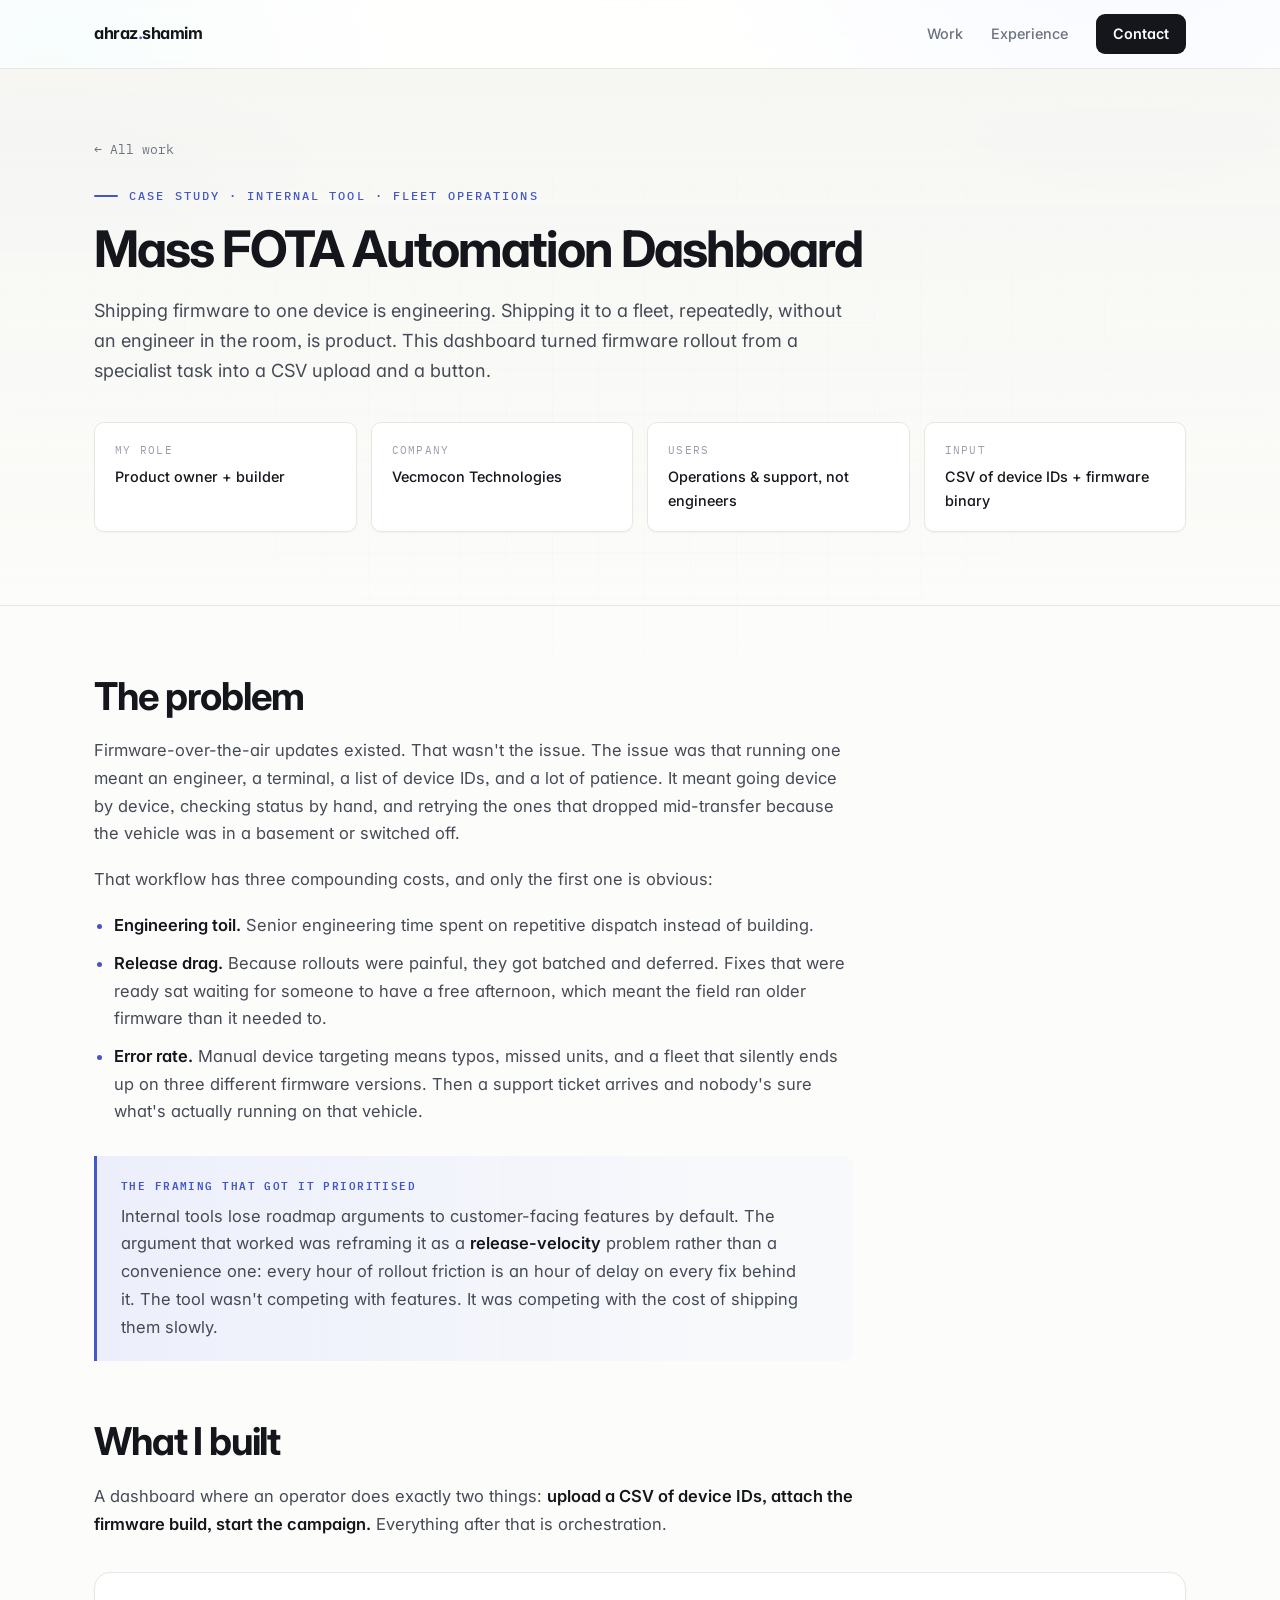
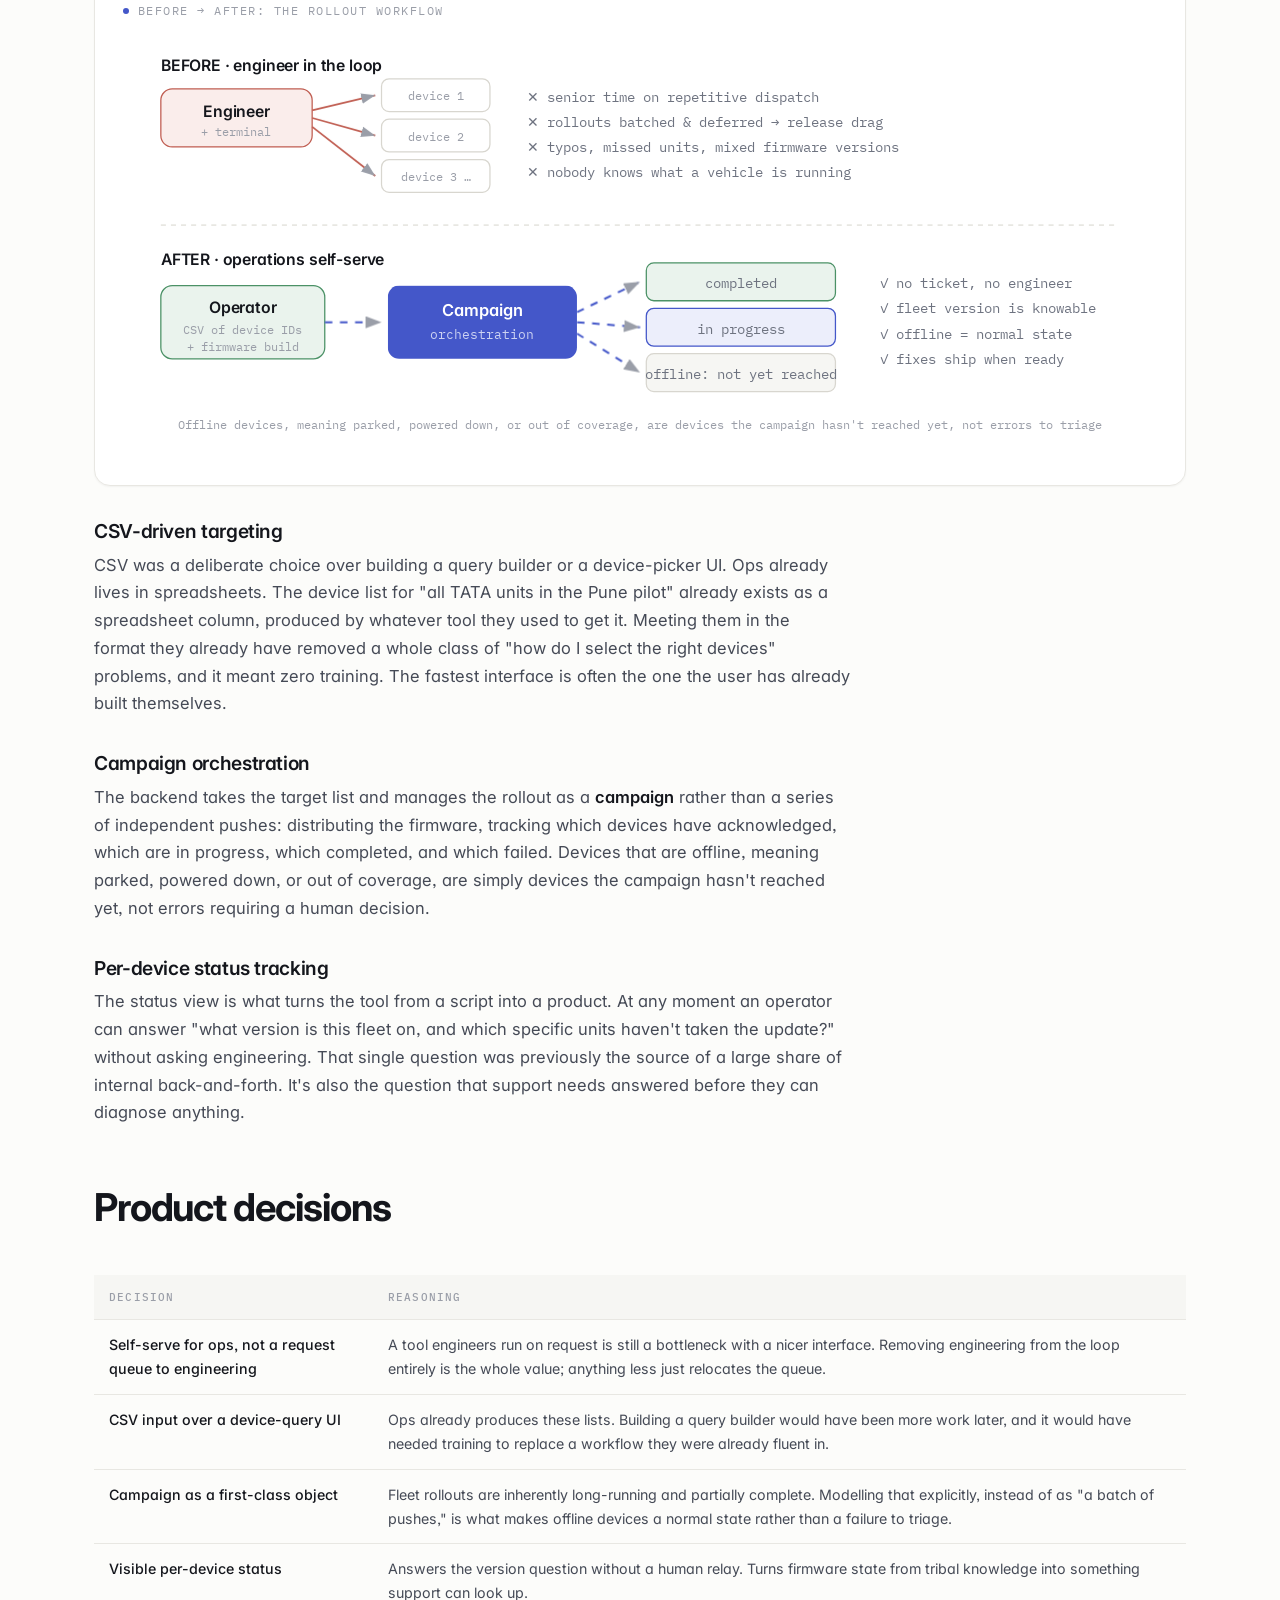
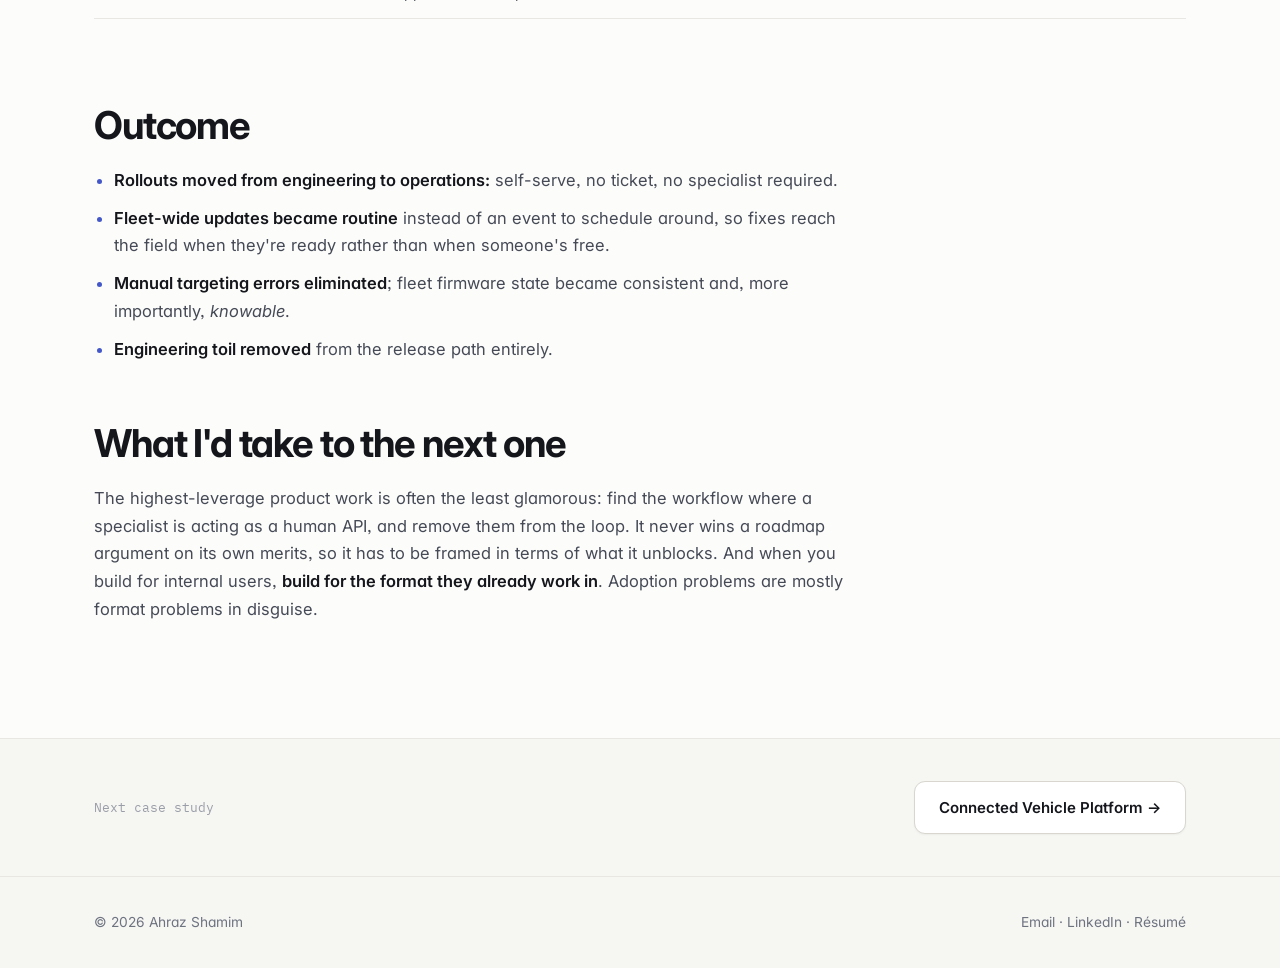
<file: projects/fota.html>
<!DOCTYPE html>
<html lang="en">
<head>
<meta charset="utf-8">
<meta name="viewport" content="width=device-width, initial-scale=1">
<title>Mass FOTA Automation Dashboard, Ahraz Shamim</title>
<meta name="description" content="Case study: turning manual per-device firmware rollouts into a self-serve, CSV-driven fleet campaign tool with per-device status tracking.">
<link rel="icon" href="data:image/svg+xml,<svg xmlns='http://www.w3.org/2000/svg' viewBox='0 0 100 100'><rect width='100' height='100' rx='22' fill='%234457c9'/><text y='72' x='50' text-anchor='middle' font-size='58' font-family='sans-serif' font-weight='bold' fill='white'>A</text></svg>">
<link rel="preconnect" href="https://fonts.googleapis.com">
<link rel="preconnect" href="https://fonts.gstatic.com" crossorigin>
<link href="https://fonts.googleapis.com/css2?family=Inter:wght@400;500;600;700;800&family=IBM+Plex+Mono:wght@400;500;600&display=swap" rel="stylesheet">
<link rel="stylesheet" href="../styles.css">
</head>
<body>
<div class="progress" id="progress"></div>

<nav class="nav">
  <div class="nav-inner">
    <a href="../index.html" class="brand">ahraz<span>.</span>shamim</a>
    <div class="nav-links">
      <a href="../index.html#work" class="hide-sm">Work</a>
      <a href="../index.html#experience" class="hide-sm">Experience</a>
      <a href="../index.html#contact" class="cta">Contact</a>
    </div>
  </div>
</nav>

<main>
<header class="cs-hero">
  <div class="wrap">
    <a class="back" href="../index.html#work">← All work</a>
    <p class="eyebrow">Case study · Internal tool · Fleet operations</p>
    <h1 class="cs-title">Mass FOTA Automation Dashboard</h1>
    <p class="lede">
      Shipping firmware to one device is engineering. Shipping it to a fleet, repeatedly, without an engineer in the
      room, is product. This dashboard turned firmware rollout from a specialist task into a CSV upload and a button.
    </p>
    <dl class="cs-facts">
      <div><dt>My role</dt><dd>Product owner + builder</dd></div>
      <div><dt>Company</dt><dd>Vecmocon Technologies</dd></div>
      <div><dt>Users</dt><dd>Operations &amp; support, not engineers</dd></div>
      <div><dt>Input</dt><dd>CSV of device IDs + firmware binary</dd></div>
    </dl>
  </div>
</header>

<div class="cs-body">
<div class="wrap">

<h2>The problem</h2>
<p>
  Firmware-over-the-air updates existed. That wasn't the issue. The issue was that running one meant an engineer, a
  terminal, a list of device IDs, and a lot of patience. It meant going device by device, checking status by hand, and
  retrying the ones that dropped mid-transfer because the vehicle was in a basement or switched off.
</p>
<p>
  That workflow has three compounding costs, and only the first one is obvious:
</p>
<ul>
  <li><strong>Engineering toil.</strong> Senior engineering time spent on repetitive dispatch instead of building.</li>
  <li><strong>Release drag.</strong> Because rollouts were painful, they got batched and deferred. Fixes that were ready
    sat waiting for someone to have a free afternoon, which meant the field ran older firmware than it needed to.</li>
  <li><strong>Error rate.</strong> Manual device targeting means typos, missed units, and a fleet that silently ends up
    on three different firmware versions. Then a support ticket arrives and nobody's sure what's actually running on
    that vehicle.</li>
</ul>

<div class="callout">
  <span class="lab">The framing that got it prioritised</span>
  <p>
    Internal tools lose roadmap arguments to customer-facing features by default. The argument that worked was
    reframing it as a <strong>release-velocity</strong> problem rather than a convenience one: every hour of rollout
    friction is an hour of delay on every fix behind it. The tool wasn't competing with features. It was competing with
    the cost of shipping them slowly.
  </p>
</div>

<h2>What I built</h2>
<p>
  A dashboard where an operator does exactly two things: <strong>upload a CSV of device IDs, attach the firmware
  build, start the campaign.</strong> Everything after that is orchestration.
</p>

<div class="fig reveal">
  <div class="fig-title">Before → after: the rollout workflow</div>
  <svg viewBox="0 0 820 330" xmlns="http://www.w3.org/2000/svg" role="img" aria-label="Before, an engineer pushed firmware device by device. After, operations uploads a CSV and the backend orchestrates the campaign.">
    <defs><marker id="f1" markerWidth="9" markerHeight="9" refX="8" refY="3" orient="auto"><path d="M0,0 L0,6 L8,3 z" fill="#9a9ea8"/></marker></defs>

    <!-- BEFORE -->
    <text x="30" y="24" class="svg-title" fill="#9c463c">BEFORE · engineer in the loop</text>
    <g class="fade-el">
      <rect x="30" y="38" width="120" height="46" rx="9" fill="#faedeb" stroke="#c05e52"/>
      <text x="90" y="60" text-anchor="middle" class="svg-title">Engineer</text>
      <text x="90" y="75" text-anchor="middle" class="svg-label-sm">+ terminal</text>
    </g>
    <g class="fade-el" style="animation-delay:.15s">
      <rect x="205" y="30" width="86" height="26" rx="6" fill="#fff" stroke="#d8d6cf"/>
      <text x="248" y="47" text-anchor="middle" class="svg-label-sm">device 1</text>
      <rect x="205" y="62" width="86" height="26" rx="6" fill="#fff" stroke="#d8d6cf"/>
      <text x="248" y="79" text-anchor="middle" class="svg-label-sm">device 2</text>
      <rect x="205" y="94" width="86" height="26" rx="6" fill="#fff" stroke="#d8d6cf"/>
      <text x="248" y="111" text-anchor="middle" class="svg-label-sm">device 3 …</text>
    </g>
    <g stroke="#c05e52" stroke-width="1.4" fill="none" marker-end="url(#f1)">
      <path d="M150,55 L200,43"/><path d="M150,61 L200,75"/><path d="M150,68 L200,107"/>
    </g>
    <g class="fade-el" style="animation-delay:.3s">
      <text x="320" y="48" class="svg-label" fill="#9c463c">✕ senior time on repetitive dispatch</text>
      <text x="320" y="68" class="svg-label" fill="#9c463c">✕ rollouts batched &amp; deferred → release drag</text>
      <text x="320" y="88" class="svg-label" fill="#9c463c">✕ typos, missed units, mixed firmware versions</text>
      <text x="320" y="108" class="svg-label" fill="#9c463c">✕ nobody knows what a vehicle is running</text>
    </g>

    <line x1="30" y1="146" x2="790" y2="146" stroke="#e8e7e2" stroke-width="1.5" stroke-dasharray="4 4"/>

    <!-- AFTER -->
    <text x="30" y="178" class="svg-title" fill="#35714f">AFTER · operations self-serve</text>
    <g class="fade-el" style="animation-delay:.45s">
      <rect x="30" y="194" width="130" height="58" rx="9" fill="#eaf3ed" stroke="#4b9166"/>
      <text x="95" y="216" text-anchor="middle" class="svg-title">Operator</text>
      <text x="95" y="232" text-anchor="middle" class="svg-label-sm">CSV of device IDs</text>
      <text x="95" y="246" text-anchor="middle" class="svg-label-sm">+ firmware build</text>
    </g>
    <g class="fade-el" style="animation-delay:.6s">
      <rect x="210" y="194" width="150" height="58" rx="9" fill="#4457c9"/>
      <text x="285" y="218" text-anchor="middle" fill="#fff" style="font-family:'Inter';font-size:13px;font-weight:600">Campaign</text>
      <text x="285" y="236" text-anchor="middle" fill="#ccd2f2" style="font-family:'IBM Plex Mono';font-size:10px">orchestration</text>
    </g>
    <g class="fade-el" style="animation-delay:.75s">
      <rect x="415" y="176" width="150" height="30" rx="6" fill="#eaf3ed" stroke="#4b9166"/>
      <text x="490" y="196" text-anchor="middle" class="svg-label" fill="#35714f">completed</text>
      <rect x="415" y="212" width="150" height="30" rx="6" fill="#eceefb" stroke="#4457c9"/>
      <text x="490" y="232" text-anchor="middle" class="svg-label" fill="#313f9e">in progress</text>
      <rect x="415" y="248" width="150" height="30" rx="6" fill="#f6f6f3" stroke="#d8d6cf"/>
      <text x="490" y="268" text-anchor="middle" class="svg-label">offline: not yet reached</text>
    </g>
    <g stroke="#4457c9" stroke-width="1.6" fill="none" marker-end="url(#f1)">
      <path d="M160,223 L205,223" class="flow-dash"/>
      <path d="M360,215 L410,191" class="flow-dash"/>
      <path d="M360,223 L410,227" class="flow-dash"/>
      <path d="M360,232 L410,263" class="flow-dash"/>
    </g>
    <g class="fade-el" style="animation-delay:.9s">
      <text x="600" y="196" class="svg-label" fill="#35714f">✓ no ticket, no engineer</text>
      <text x="600" y="216" class="svg-label" fill="#35714f">✓ fleet version is knowable</text>
      <text x="600" y="236" class="svg-label" fill="#35714f">✓ offline = normal state</text>
      <text x="600" y="256" class="svg-label" fill="#35714f">✓ fixes ship when ready</text>
    </g>
    <text x="410" y="308" text-anchor="middle" class="svg-label-sm">Offline devices, meaning parked, powered down, or out of coverage, are devices the campaign hasn't reached yet, not errors to triage</text>
  </svg>
</div>

<h3>CSV-driven targeting</h3>
<p>
  CSV was a deliberate choice over building a query builder or a device-picker UI. Ops already lives in spreadsheets.
  The device list for "all TATA units in the Pune pilot" already exists as a spreadsheet column, produced by whatever
  tool they used to get it. Meeting them in the format they already have removed a whole class of "how do I select the
  right devices" problems, and it meant zero training. The fastest interface is often the one the user has already
  built themselves.
</p>

<h3>Campaign orchestration</h3>
<p>
  The backend takes the target list and manages the rollout as a <strong>campaign</strong> rather than a series of
  independent pushes: distributing the firmware, tracking which devices have acknowledged, which are in progress, which
  completed, and which failed. Devices that are offline, meaning parked, powered down, or out of coverage, are simply
  devices the campaign hasn't reached yet, not errors requiring a human decision.
</p>

<h3>Per-device status tracking</h3>
<p>
  The status view is what turns the tool from a script into a product. At any moment an operator can answer "what version
  is this fleet on, and which specific units haven't taken the update?" without asking engineering. That single question
  was previously the source of a large share of internal back-and-forth. It's also the question that support needs
  answered before they can diagnose anything.
</p>

<h2>Product decisions</h2>
<div class="table-scroll">
<table>
  <thead><tr><th>Decision</th><th>Reasoning</th></tr></thead>
  <tbody>
    <tr>
      <td>Self-serve for ops, not a request queue to engineering</td>
      <td>A tool engineers run on request is still a bottleneck with a nicer interface. Removing engineering from the
        loop entirely is the whole value; anything less just relocates the queue.</td>
    </tr>
    <tr>
      <td>CSV input over a device-query UI</td>
      <td>Ops already produces these lists. Building a query builder would have been more work later, and it would have
        needed training to replace a workflow they were already fluent in.</td>
    </tr>
    <tr>
      <td>Campaign as a first-class object</td>
      <td>Fleet rollouts are inherently long-running and partially complete. Modelling that explicitly, instead of as
        "a batch of pushes," is what makes offline devices a normal state rather than a failure to triage.</td>
    </tr>
    <tr>
      <td>Visible per-device status</td>
      <td>Answers the version question without a human relay. Turns firmware state from tribal knowledge into something
        support can look up.</td>
    </tr>
  </tbody>
</table>
</div>

<h2>Outcome</h2>
<ul>
  <li><strong>Rollouts moved from engineering to operations:</strong> self-serve, no ticket, no specialist required.</li>
  <li><strong>Fleet-wide updates became routine</strong> instead of an event to schedule around, so fixes reach the field
    when they're ready rather than when someone's free.</li>
  <li><strong>Manual targeting errors eliminated</strong>; fleet firmware state became consistent and, more importantly,
    <em>knowable</em>.</li>
  <li><strong>Engineering toil removed</strong> from the release path entirely.</li>
</ul>

<h2>What I'd take to the next one</h2>
<p>
  The highest-leverage product work is often the least glamorous: find the workflow where a specialist is acting as a
  human API, and remove them from the loop. It never wins a roadmap argument on its own merits, so it has to be framed
  in terms of what it unblocks. And when you build for internal users, <strong>build for the format they already work
  in</strong>. Adoption problems are mostly format problems in disguise.
</p>

</div>
</div>

<div class="next-cs">
  <div class="wrap" style="display:flex;flex-wrap:wrap;gap:16px;justify-content:space-between;align-items:center">
    <span style="color:var(--text-faint);font-family:var(--mono);font-size:.8rem">Next case study</span>
    <a class="btn btn-ghost" href="vehicle-platform.html">Connected Vehicle Platform →</a>
  </div>
</div>
</main>

<footer>
  <div class="wrap footer-inner">
    <span>© <span class="yr">2026</span> Ahraz Shamim</span>
    <span>
      <a href="mailto:shamimahraz@gmail.com">Email</a> ·
      <a href="https://www.linkedin.com/in/ahraz-shamim-6b9876194/" target="_blank" rel="noopener">LinkedIn</a> ·
      <a href="../assets/Ahraz-Shamim-Resume.pdf" download>Résumé</a>
    </span>
  </div>
</footer>
<script src="../site.js"></script>
</body>
</html>
</file>
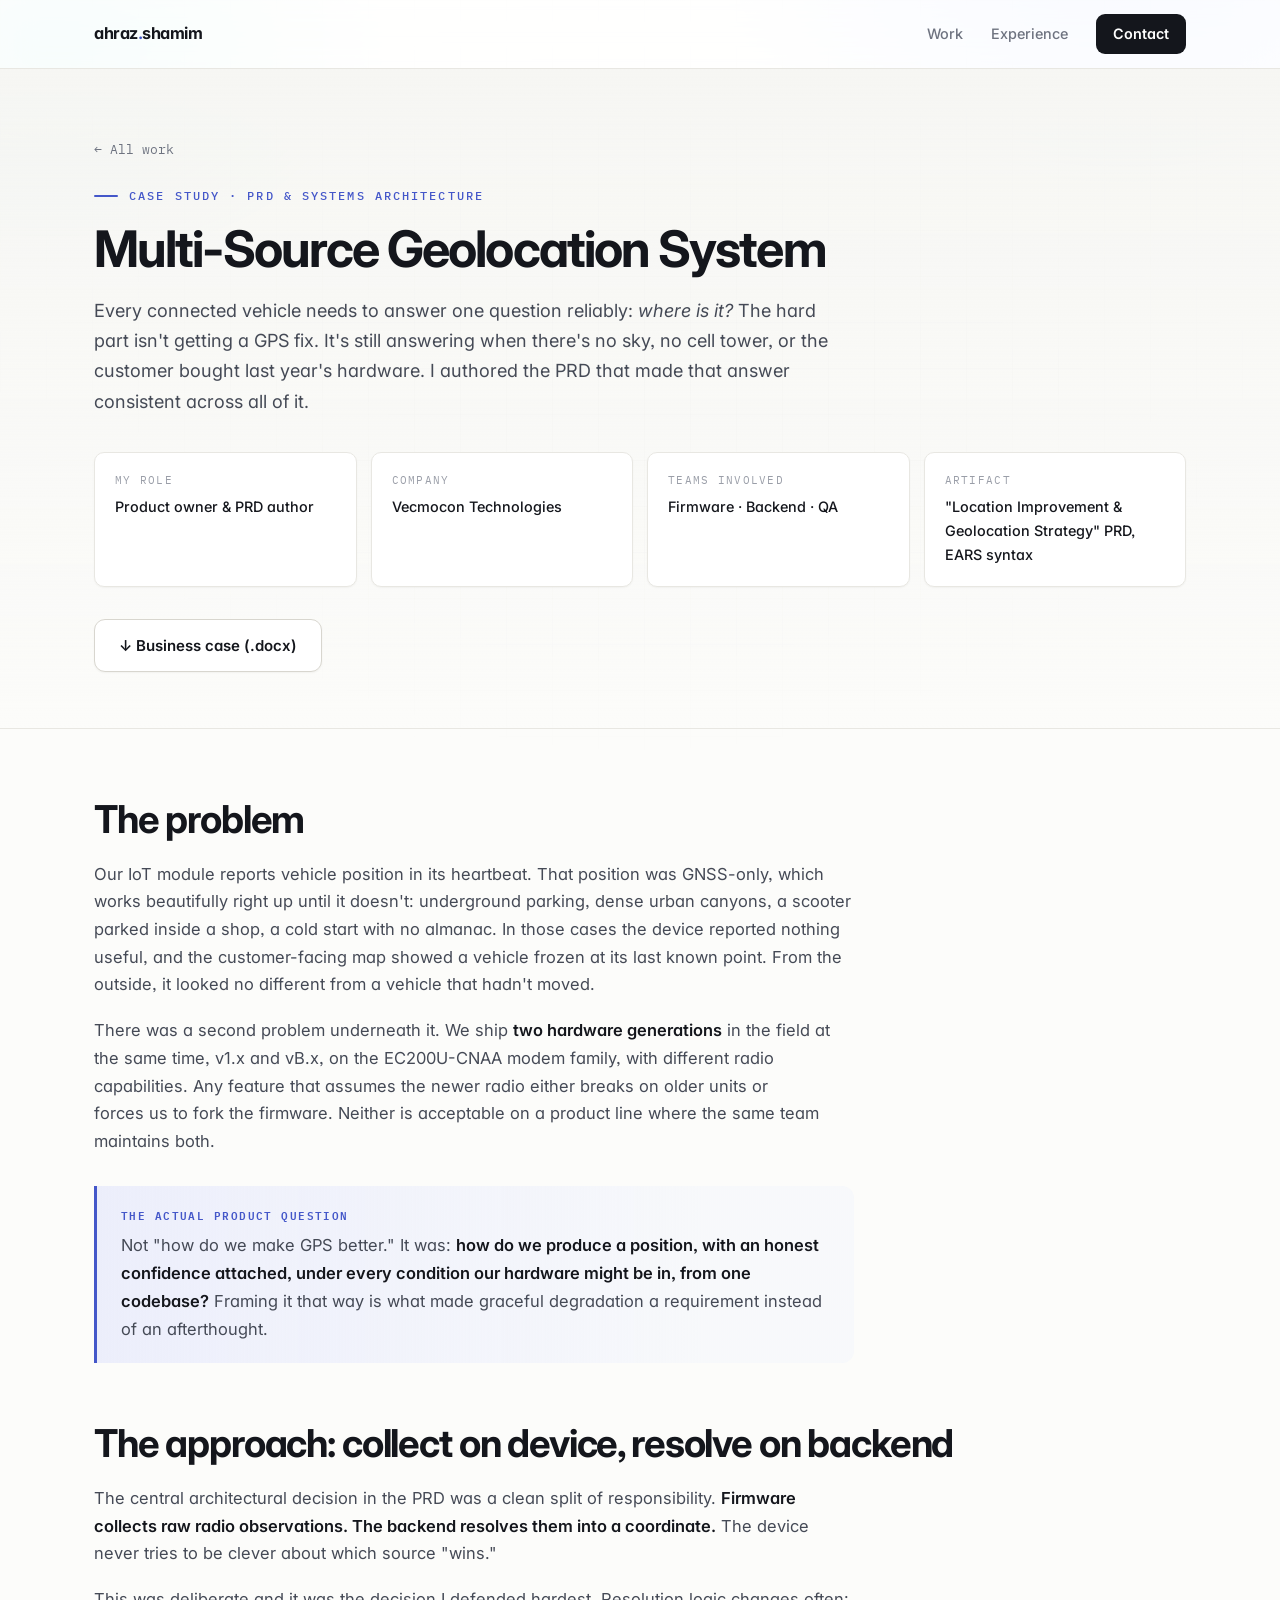
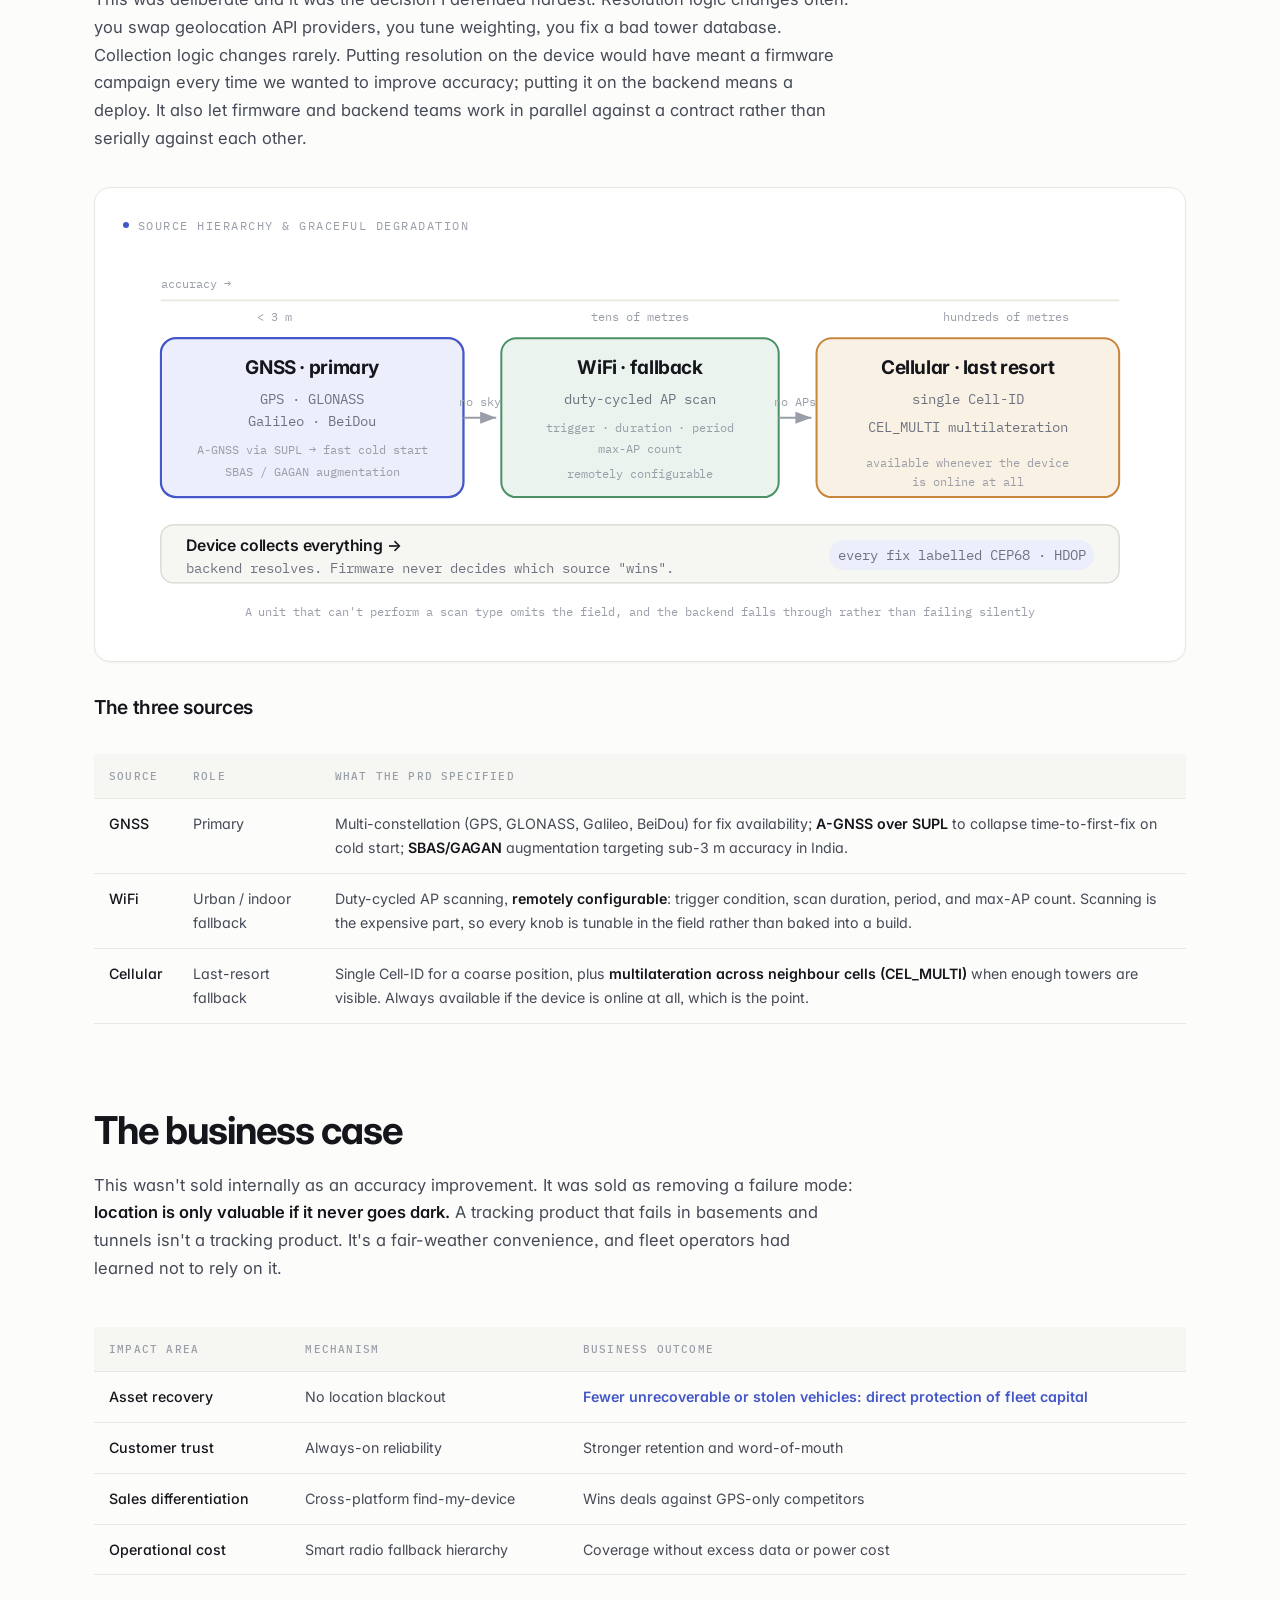
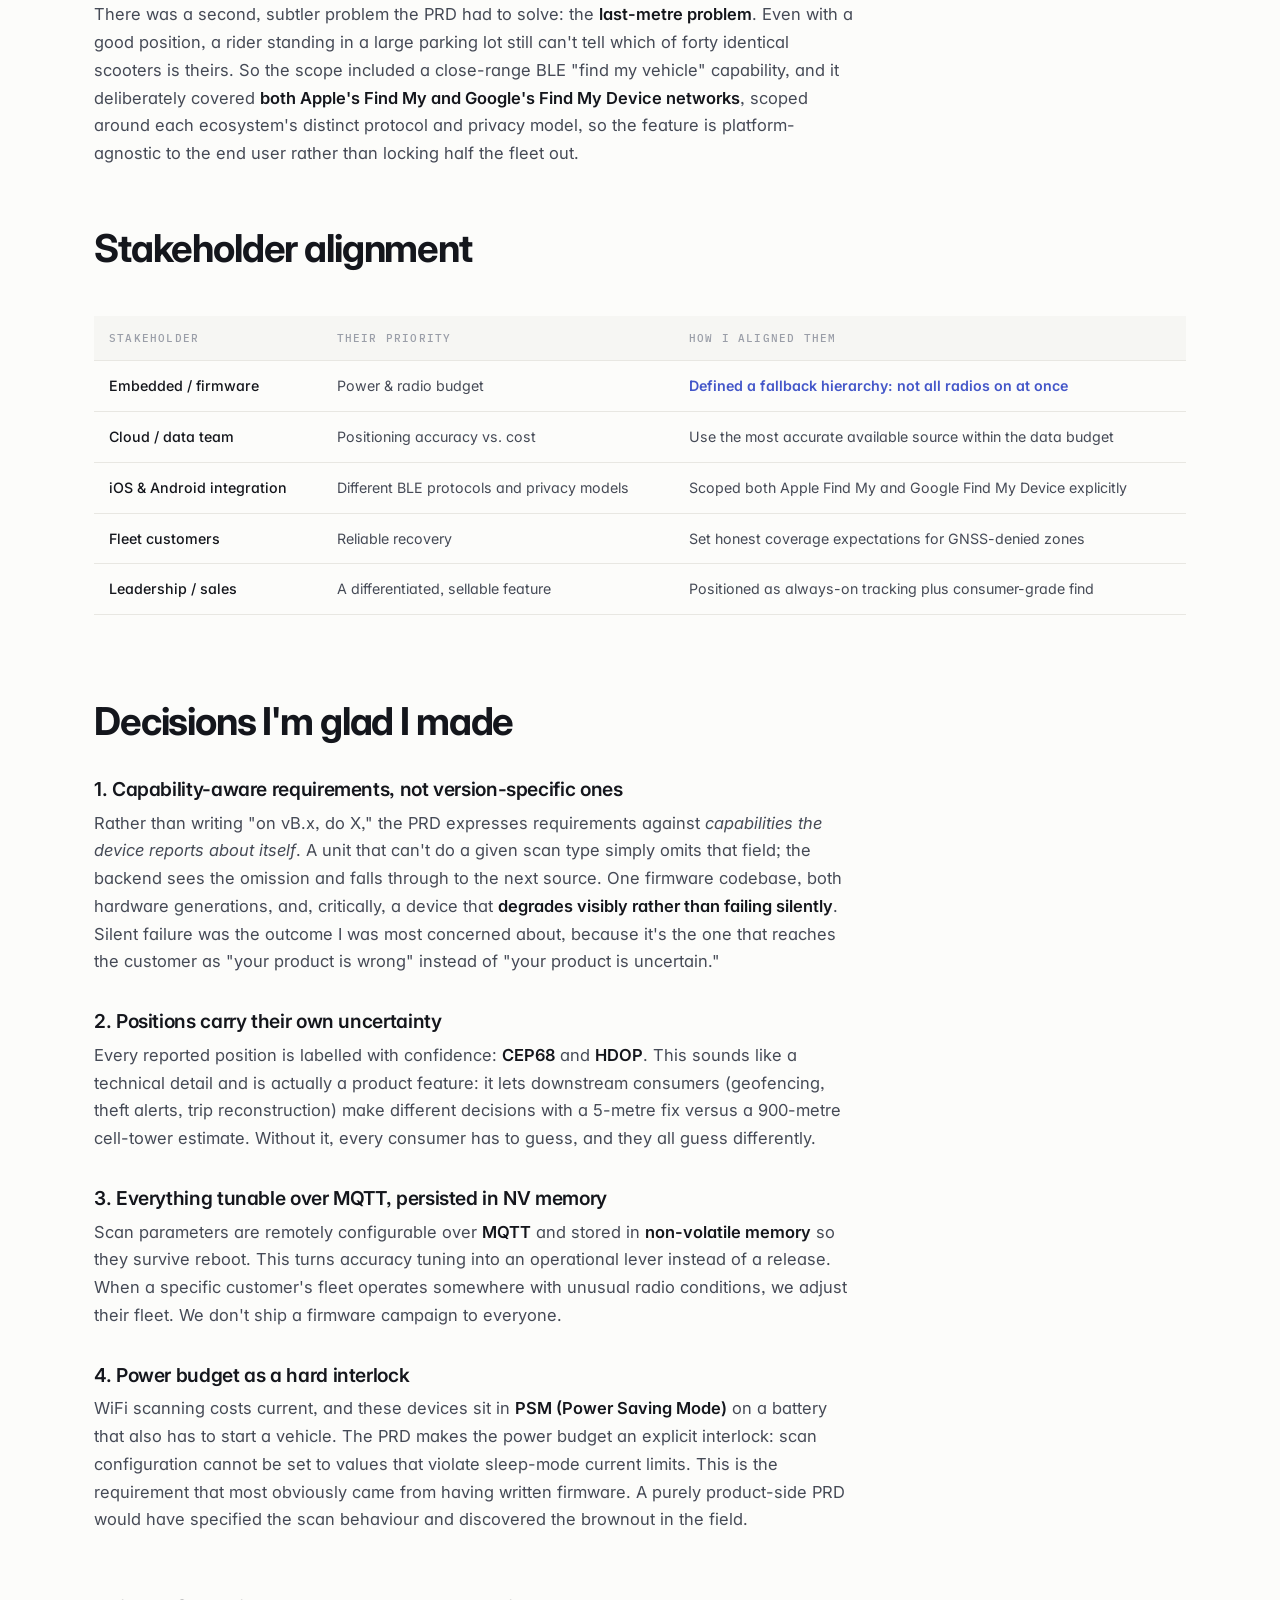
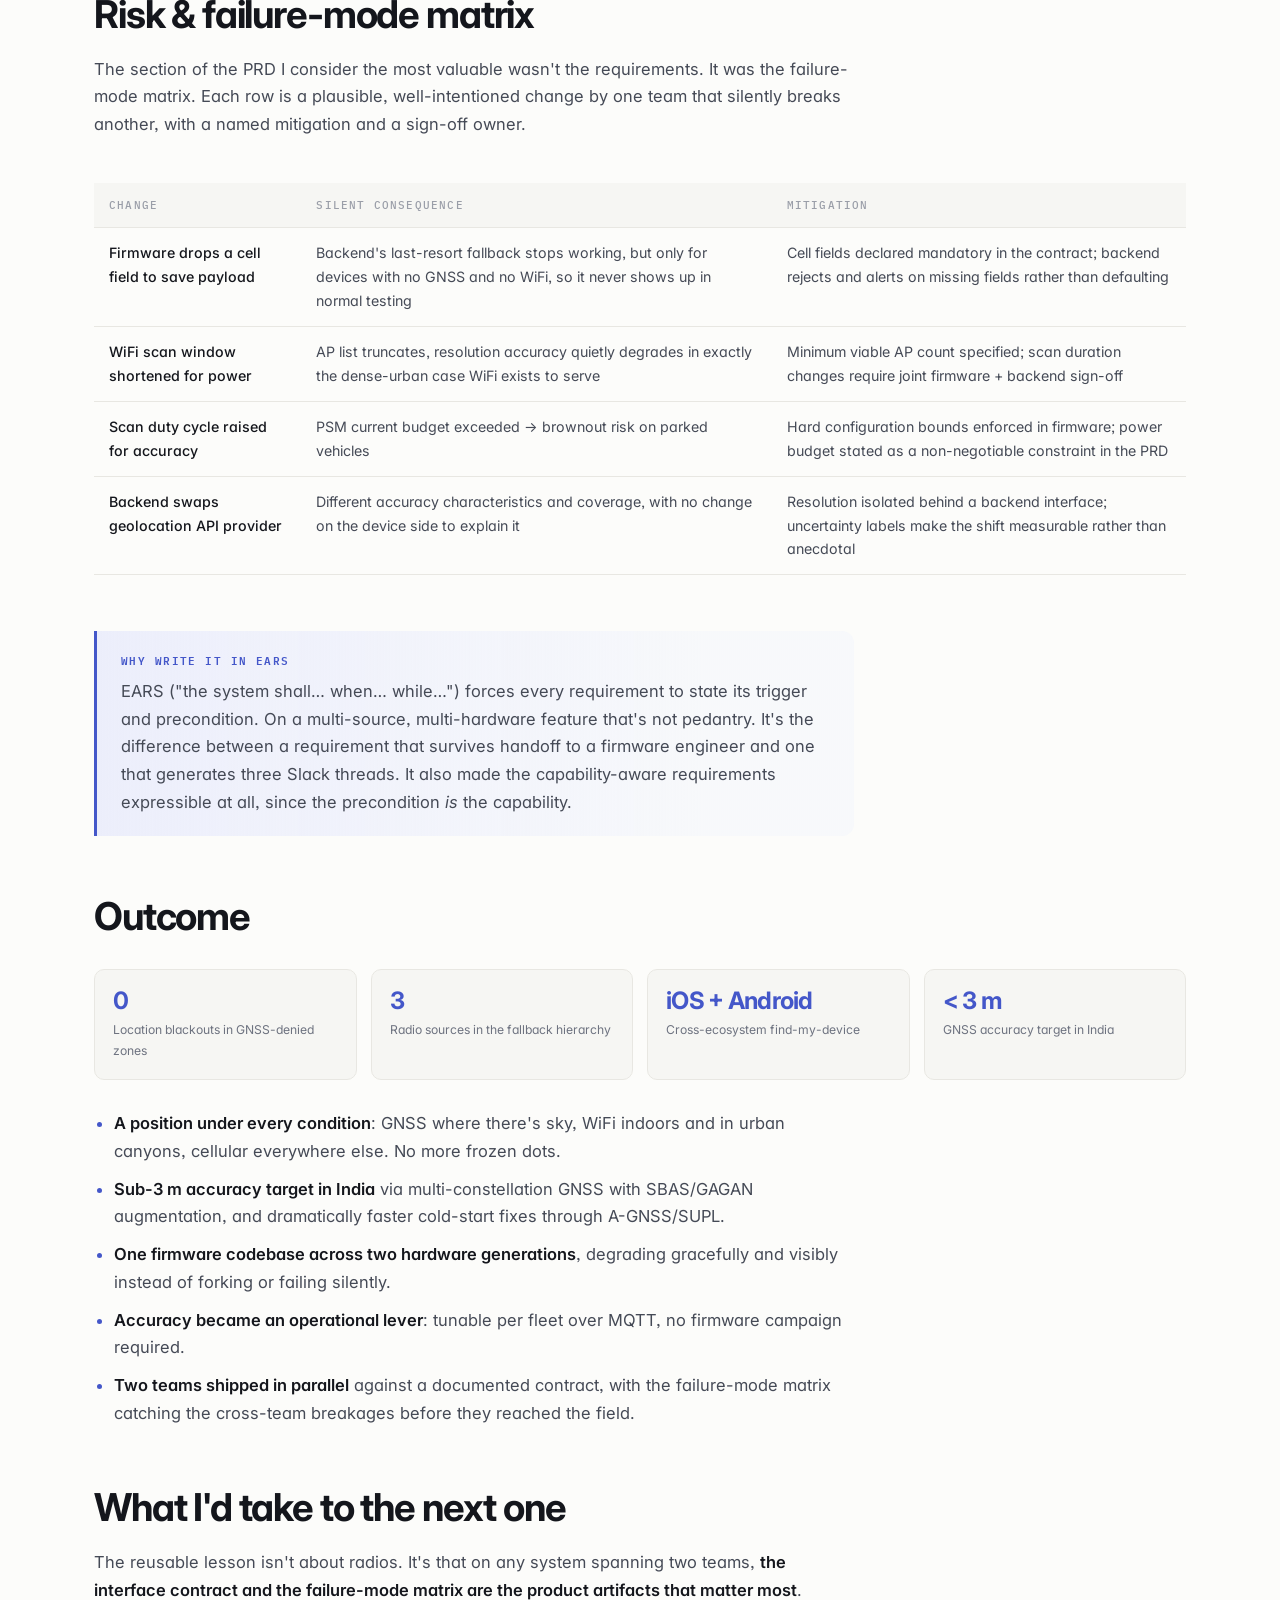
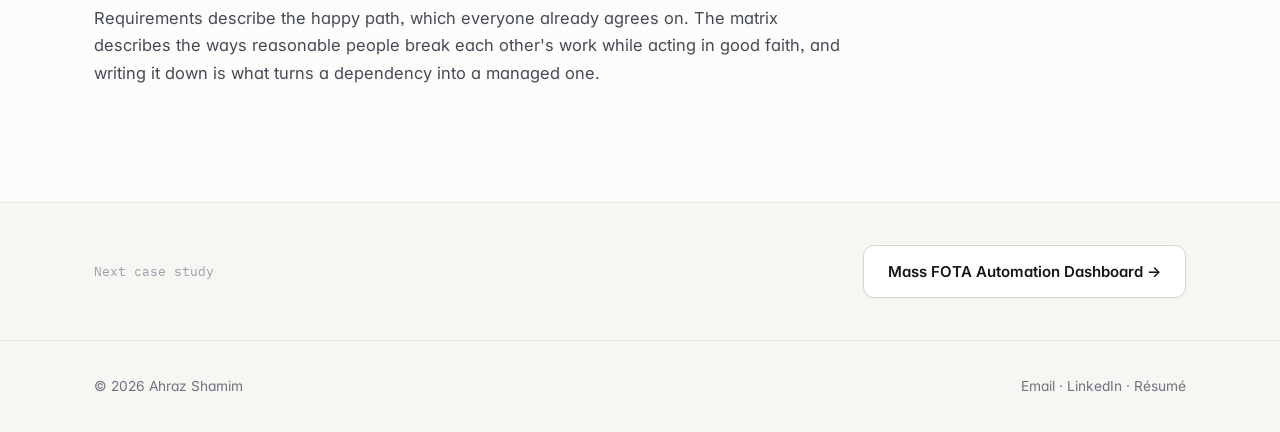
<file: projects/geolocation.html>
<!DOCTYPE html>
<html lang="en">
<head>
<meta charset="utf-8">
<meta name="viewport" content="width=device-width, initial-scale=1">
<title>Multi-Source Geolocation System, Ahraz Shamim</title>
<meta name="description" content="Case study: authoring the PRD for a GNSS + cellular + WiFi geolocation system that degrades gracefully across two hardware generations from a single firmware codebase.">
<link rel="icon" href="data:image/svg+xml,<svg xmlns='http://www.w3.org/2000/svg' viewBox='0 0 100 100'><rect width='100' height='100' rx='22' fill='%234457c9'/><text y='72' x='50' text-anchor='middle' font-size='58' font-family='sans-serif' font-weight='bold' fill='white'>A</text></svg>">
<link rel="preconnect" href="https://fonts.googleapis.com">
<link rel="preconnect" href="https://fonts.gstatic.com" crossorigin>
<link href="https://fonts.googleapis.com/css2?family=Inter:wght@400;500;600;700;800&family=IBM+Plex+Mono:wght@400;500;600&display=swap" rel="stylesheet">
<link rel="stylesheet" href="../styles.css">
</head>
<body>
<div class="progress" id="progress"></div>

<nav class="nav">
  <div class="nav-inner">
    <a href="../index.html" class="brand">ahraz<span>.</span>shamim</a>
    <div class="nav-links">
      <a href="../index.html#work" class="hide-sm">Work</a>
      <a href="../index.html#experience" class="hide-sm">Experience</a>
      <a href="../index.html#contact" class="cta">Contact</a>
    </div>
  </div>
</nav>

<main>
<header class="cs-hero">
  <div class="wrap">
    <a class="back" href="../index.html#work">← All work</a>
    <p class="eyebrow">Case study · PRD &amp; systems architecture</p>
    <h1 class="cs-title">Multi-Source Geolocation System</h1>
    <p class="lede">
      Every connected vehicle needs to answer one question reliably: <em>where is it?</em> The hard part isn't getting a
      GPS fix. It's still answering when there's no sky, no cell tower, or the customer bought last year's hardware. I
      authored the PRD that made that answer consistent across all of it.
    </p>
    <dl class="cs-facts">
      <div><dt>My role</dt><dd>Product owner &amp; PRD author</dd></div>
      <div><dt>Company</dt><dd>Vecmocon Technologies</dd></div>
      <div><dt>Teams involved</dt><dd>Firmware · Backend · QA</dd></div>
      <div><dt>Artifact</dt><dd>"Location Improvement &amp; Geolocation Strategy" PRD, EARS syntax</dd></div>
    </dl>
    <div class="btn-row">
      <a class="btn btn-ghost" href="../assets/Hybrid-Geolocation-Business-Case.docx" download>↓ Business case (.docx)</a>
    </div>
  </div>
</header>

<div class="cs-body">
<div class="wrap">

<h2>The problem</h2>
<p>
  Our IoT module reports vehicle position in its heartbeat. That position was GNSS-only, which works beautifully right
  up until it doesn't: underground parking, dense urban canyons, a scooter parked inside a shop, a cold start with no
  almanac. In those cases the device reported nothing useful, and the customer-facing map showed a vehicle frozen at its
  last known point. From the outside, it looked no different from a vehicle that hadn't moved.
</p>
<p>
  There was a second problem underneath it. We ship <strong>two hardware generations</strong> in the field at the same
  time, v1.x and vB.x, on the EC200U-CNAA modem family, with different radio capabilities. Any feature that
  assumes the newer radio either breaks on older units or forces us to fork the firmware. Neither is acceptable on a
  product line where the same team maintains both.
</p>

<div class="callout">
  <span class="lab">The actual product question</span>
  <p>
    Not "how do we make GPS better." It was: <strong>how do we produce a position, with an honest confidence attached,
    under every condition our hardware might be in, from one codebase?</strong> Framing it that way is what made
    graceful degradation a requirement instead of an afterthought.
  </p>
</div>

<h2>The approach: collect on device, resolve on backend</h2>
<p>
  The central architectural decision in the PRD was a clean split of responsibility. <strong>Firmware collects raw radio
  observations. The backend resolves them into a coordinate.</strong> The device never tries to be clever about which
  source "wins."
</p>
<p>
  This was deliberate and it was the decision I defended hardest. Resolution logic changes often: you swap geolocation
  API providers, you tune weighting, you fix a bad tower database. Collection logic changes rarely. Putting resolution
  on the device would have meant a firmware campaign every time we wanted to improve accuracy; putting it on the backend
  means a deploy. It also let firmware and backend teams work in parallel against a contract rather than serially
  against each other.
</p>

<div class="fig reveal">
  <div class="fig-title">Source hierarchy &amp; graceful degradation</div>
  <svg viewBox="0 0 820 300" xmlns="http://www.w3.org/2000/svg" role="img" aria-label="GNSS is primary with sub-3 metre accuracy, WiFi is the urban and indoor fallback at tens of metres, cellular is last resort at hundreds of metres">
    <defs><marker id="g1" markerWidth="9" markerHeight="9" refX="8" refY="3" orient="auto"><path d="M0,0 L0,6 L8,3 z" fill="#9a9ea8"/></marker></defs>

    <text x="30" y="26" class="svg-label-sm">accuracy →</text>
    <line x1="30" y1="36" x2="790" y2="36" stroke="#e8e7e2" stroke-width="1.5"/>
    <text x="120" y="52" text-anchor="middle" class="svg-label-sm">&lt; 3 m</text>
    <text x="410" y="52" text-anchor="middle" class="svg-label-sm">tens of metres</text>
    <text x="700" y="52" text-anchor="middle" class="svg-label-sm">hundreds of metres</text>

    <g class="fade-el">
      <rect x="30" y="66" width="240" height="126" rx="12" fill="#eceefb" stroke="#4457c9" stroke-width="1.8"/>
      <text x="150" y="94" text-anchor="middle" class="svg-val" fill="#313f9e">GNSS · primary</text>
      <text x="150" y="118" text-anchor="middle" class="svg-label">GPS · GLONASS</text>
      <text x="150" y="136" text-anchor="middle" class="svg-label">Galileo · BeiDou</text>
      <text x="150" y="158" text-anchor="middle" class="svg-label-sm">A-GNSS via SUPL → fast cold start</text>
      <text x="150" y="175" text-anchor="middle" class="svg-label-sm">SBAS / GAGAN augmentation</text>
    </g>
    <g class="fade-el" style="animation-delay:.25s">
      <rect x="300" y="66" width="220" height="126" rx="12" fill="#eaf3ed" stroke="#4b9166" stroke-width="1.6"/>
      <text x="410" y="94" text-anchor="middle" class="svg-val" fill="#35714f">WiFi · fallback</text>
      <text x="410" y="118" text-anchor="middle" class="svg-label">duty-cycled AP scan</text>
      <text x="410" y="140" text-anchor="middle" class="svg-label-sm">trigger · duration · period</text>
      <text x="410" y="157" text-anchor="middle" class="svg-label-sm">max-AP count</text>
      <text x="410" y="177" text-anchor="middle" class="svg-label-sm" fill="#35714f">remotely configurable</text>
    </g>
    <g class="fade-el" style="animation-delay:.5s">
      <rect x="550" y="66" width="240" height="126" rx="12" fill="#faf1e5" stroke="#c8863c" stroke-width="1.6"/>
      <text x="670" y="94" text-anchor="middle" class="svg-val" fill="#96632a">Cellular · last resort</text>
      <text x="670" y="118" text-anchor="middle" class="svg-label">single Cell-ID</text>
      <text x="670" y="140" text-anchor="middle" class="svg-label">CEL_MULTI multilateration</text>
      <text x="670" y="168" text-anchor="middle" class="svg-label-sm">available whenever the device</text>
      <text x="670" y="183" text-anchor="middle" class="svg-label-sm">is online at all</text>
    </g>

    <g stroke="#9a9ea8" stroke-width="1.6" fill="none" marker-end="url(#g1)">
      <path d="M270,129 L296,129"/>
      <path d="M520,129 L546,129"/>
    </g>
    <text x="283" y="120" text-anchor="middle" class="svg-label-sm">no sky</text>
    <text x="533" y="120" text-anchor="middle" class="svg-label-sm">no APs</text>

    <g class="fade-el" style="animation-delay:.7s">
      <rect x="30" y="214" width="760" height="46" rx="10" fill="#f6f6f3" stroke="#d8d6cf"/>
      <text x="50" y="235" class="svg-title">Device collects everything →</text>
      <text x="50" y="252" class="svg-label">backend resolves. Firmware never decides which source "wins".</text>
      <rect x="560" y="226" width="210" height="24" rx="12" fill="#eceefb"/>
      <text x="665" y="242" text-anchor="middle" class="svg-label" fill="#313f9e">every fix labelled CEP68 · HDOP</text>
    </g>
    <text x="410" y="286" text-anchor="middle" class="svg-label-sm">A unit that can't perform a scan type omits the field, and the backend falls through rather than failing silently</text>
  </svg>
</div>

<h3>The three sources</h3>
<div class="table-scroll">
<table>
  <thead><tr><th>Source</th><th>Role</th><th>What the PRD specified</th></tr></thead>
  <tbody>
    <tr>
      <td>GNSS</td>
      <td>Primary</td>
      <td>Multi-constellation (GPS, GLONASS, Galileo, BeiDou) for fix availability; <strong>A-GNSS over SUPL</strong> to
        collapse time-to-first-fix on cold start; <strong>SBAS/GAGAN</strong> augmentation targeting sub-3 m accuracy in
        India.</td>
    </tr>
    <tr>
      <td>WiFi</td>
      <td>Urban / indoor fallback</td>
      <td>Duty-cycled AP scanning, <strong>remotely configurable</strong>: trigger condition, scan duration, period, and
        max-AP count. Scanning is the expensive part, so every knob is tunable in the field rather than baked into a
        build.</td>
    </tr>
    <tr>
      <td>Cellular</td>
      <td>Last-resort fallback</td>
      <td>Single Cell-ID for a coarse position, plus <strong>multilateration across neighbour cells (CEL_MULTI)</strong>
        when enough towers are visible. Always available if the device is online at all, which is the point.</td>
    </tr>
  </tbody>
</table>
</div>

<h2>The business case</h2>
<p>
  This wasn't sold internally as an accuracy improvement. It was sold as removing a failure mode:
  <strong>location is only valuable if it never goes dark.</strong> A tracking product that fails in basements and
  tunnels isn't a tracking product. It's a fair-weather convenience, and fleet operators had learned not to rely on it.
</p>
<div class="table-scroll">
<table>
  <thead><tr><th>Impact area</th><th>Mechanism</th><th>Business outcome</th></tr></thead>
  <tbody>
    <tr><td>Asset recovery</td><td>No location blackout</td><td class="hl">Fewer unrecoverable or stolen vehicles: direct protection of fleet capital</td></tr>
    <tr><td>Customer trust</td><td>Always-on reliability</td><td>Stronger retention and word-of-mouth</td></tr>
    <tr><td>Sales differentiation</td><td>Cross-platform find-my-device</td><td>Wins deals against GPS-only competitors</td></tr>
    <tr><td>Operational cost</td><td>Smart radio fallback hierarchy</td><td>Coverage without excess data or power cost</td></tr>
  </tbody>
</table>
</div>
<p>
  There was a second, subtler problem the PRD had to solve: the <strong>last-metre problem</strong>. Even with a good
  position, a rider standing in a large parking lot still can't tell which of forty identical scooters is theirs. So the
  scope included a close-range BLE "find my vehicle" capability, and it deliberately covered
  <strong>both Apple's Find My and Google's Find My Device networks</strong>, scoped around each ecosystem's distinct
  protocol and privacy model, so the feature is platform-agnostic to the end user rather than locking half the fleet
  out.
</p>

<h2>Stakeholder alignment</h2>
<div class="table-scroll">
<table>
  <thead><tr><th>Stakeholder</th><th>Their priority</th><th>How I aligned them</th></tr></thead>
  <tbody>
    <tr><td>Embedded / firmware</td><td>Power &amp; radio budget</td><td class="hl">Defined a fallback hierarchy: not all radios on at once</td></tr>
    <tr><td>Cloud / data team</td><td>Positioning accuracy vs. cost</td><td>Use the most accurate available source within the data budget</td></tr>
    <tr><td>iOS &amp; Android integration</td><td>Different BLE protocols and privacy models</td><td>Scoped both Apple Find My and Google Find My Device explicitly</td></tr>
    <tr><td>Fleet customers</td><td>Reliable recovery</td><td>Set honest coverage expectations for GNSS-denied zones</td></tr>
    <tr><td>Leadership / sales</td><td>A differentiated, sellable feature</td><td>Positioned as always-on tracking plus consumer-grade find</td></tr>
  </tbody>
</table>
</div>

<h2>Decisions I'm glad I made</h2>

<h3>1. Capability-aware requirements, not version-specific ones</h3>
<p>
  Rather than writing "on vB.x, do X," the PRD expresses requirements against <em>capabilities the device reports about
  itself</em>. A unit that can't do a given scan type simply omits that field; the backend sees the omission and falls
  through to the next source. One firmware codebase, both hardware generations, and, critically, a device that
  <strong>degrades visibly rather than failing silently</strong>. Silent failure was the outcome I was most concerned
  about, because it's the one that reaches the customer as "your product is wrong" instead of "your product is
  uncertain."
</p>

<h3>2. Positions carry their own uncertainty</h3>
<p>
  Every reported position is labelled with confidence: <strong>CEP68</strong> and <strong>HDOP</strong>. This sounds
  like a technical detail and is actually a product feature: it lets downstream consumers (geofencing, theft alerts,
  trip reconstruction) make different decisions with a 5-metre fix versus a 900-metre cell-tower estimate. Without it,
  every consumer has to guess, and they all guess differently.
</p>

<h3>3. Everything tunable over MQTT, persisted in NV memory</h3>
<p>
  Scan parameters are remotely configurable over <strong>MQTT</strong> and stored in <strong>non-volatile memory</strong>
  so they survive reboot. This turns accuracy tuning into an operational lever instead of a release. When a specific
  customer's fleet operates somewhere with unusual radio conditions, we adjust their fleet. We don't ship a firmware
  campaign to everyone.
</p>

<h3>4. Power budget as a hard interlock</h3>
<p>
  WiFi scanning costs current, and these devices sit in <strong>PSM (Power Saving Mode)</strong> on a battery that also
  has to start a vehicle. The PRD makes the power budget an explicit interlock: scan configuration cannot be set to
  values that violate sleep-mode current limits. This is the requirement that most obviously came from having written
  firmware. A purely product-side PRD would have specified the scan behaviour and discovered the brownout in the field.
</p>

<h2>Risk &amp; failure-mode matrix</h2>
<p>
  The section of the PRD I consider the most valuable wasn't the requirements. It was the failure-mode matrix. Each row
  is a plausible, well-intentioned change by one team that silently breaks another, with a named mitigation and a
  sign-off owner.
</p>
<div class="table-scroll">
<table>
  <thead><tr><th>Change</th><th>Silent consequence</th><th>Mitigation</th></tr></thead>
  <tbody>
    <tr>
      <td>Firmware drops a cell field to save payload</td>
      <td>Backend's last-resort fallback stops working, but only for devices with no GNSS and no WiFi, so it never shows
        up in normal testing</td>
      <td>Cell fields declared mandatory in the contract; backend rejects and alerts on missing fields rather than
        defaulting</td>
    </tr>
    <tr>
      <td>WiFi scan window shortened for power</td>
      <td>AP list truncates, resolution accuracy quietly degrades in exactly the dense-urban case WiFi exists to serve</td>
      <td>Minimum viable AP count specified; scan duration changes require joint firmware + backend sign-off</td>
    </tr>
    <tr>
      <td>Scan duty cycle raised for accuracy</td>
      <td>PSM current budget exceeded → brownout risk on parked vehicles</td>
      <td>Hard configuration bounds enforced in firmware; power budget stated as a non-negotiable constraint in the PRD</td>
    </tr>
    <tr>
      <td>Backend swaps geolocation API provider</td>
      <td>Different accuracy characteristics and coverage, with no change on the device side to explain it</td>
      <td>Resolution isolated behind a backend interface; uncertainty labels make the shift measurable rather than
        anecdotal</td>
    </tr>
  </tbody>
</table>
</div>

<div class="callout">
  <span class="lab">Why write it in EARS</span>
  <p>
    EARS ("the system shall… when… while…") forces every requirement to state its trigger and precondition. On a
    multi-source, multi-hardware feature that's not pedantry. It's the difference between a requirement that survives
    handoff to a firmware engineer and one that generates three Slack threads. It also made the capability-aware
    requirements expressible at all, since the precondition <em>is</em> the capability.
  </p>
</div>

<h2>Outcome</h2>
<div class="stat-row">
  <div class="stat-pill"><div class="v">0</div><div class="k">Location blackouts in GNSS-denied zones</div></div>
  <div class="stat-pill"><div class="v">3</div><div class="k">Radio sources in the fallback hierarchy</div></div>
  <div class="stat-pill"><div class="v">iOS + Android</div><div class="k">Cross-ecosystem find-my-device</div></div>
  <div class="stat-pill"><div class="v">&lt; 3 m</div><div class="k">GNSS accuracy target in India</div></div>
</div>
<ul>
  <li><strong>A position under every condition</strong>: GNSS where there's sky, WiFi indoors and in urban canyons,
    cellular everywhere else. No more frozen dots.</li>
  <li><strong>Sub-3 m accuracy target in India</strong> via multi-constellation GNSS with SBAS/GAGAN augmentation, and
    dramatically faster cold-start fixes through A-GNSS/SUPL.</li>
  <li><strong>One firmware codebase across two hardware generations</strong>, degrading gracefully and visibly instead of
    forking or failing silently.</li>
  <li><strong>Accuracy became an operational lever</strong>: tunable per fleet over MQTT, no firmware campaign
    required.</li>
  <li><strong>Two teams shipped in parallel</strong> against a documented contract, with the failure-mode matrix catching
    the cross-team breakages before they reached the field.</li>
</ul>

<h2>What I'd take to the next one</h2>
<p>
  The reusable lesson isn't about radios. It's that on any system spanning two teams, <strong>the interface contract and
  the failure-mode matrix are the product artifacts that matter most</strong>. Requirements describe the happy path,
  which everyone already agrees on. The matrix describes the ways reasonable people break each other's work while acting
  in good faith, and writing it down is what turns a dependency into a managed one.
</p>

</div>
</div>

<div class="next-cs">
  <div class="wrap" style="display:flex;flex-wrap:wrap;gap:16px;justify-content:space-between;align-items:center">
    <span style="color:var(--text-faint);font-family:var(--mono);font-size:.8rem">Next case study</span>
    <a class="btn btn-ghost" href="fota.html">Mass FOTA Automation Dashboard →</a>
  </div>
</div>
</main>

<footer>
  <div class="wrap footer-inner">
    <span>© <span class="yr">2026</span> Ahraz Shamim</span>
    <span>
      <a href="mailto:shamimahraz@gmail.com">Email</a> ·
      <a href="https://www.linkedin.com/in/ahraz-shamim-6b9876194/" target="_blank" rel="noopener">LinkedIn</a> ·
      <a href="../assets/Ahraz-Shamim-Resume.pdf" download>Résumé</a>
    </span>
  </div>
</footer>
<script src="../site.js"></script>
</body>
</html>
</file>
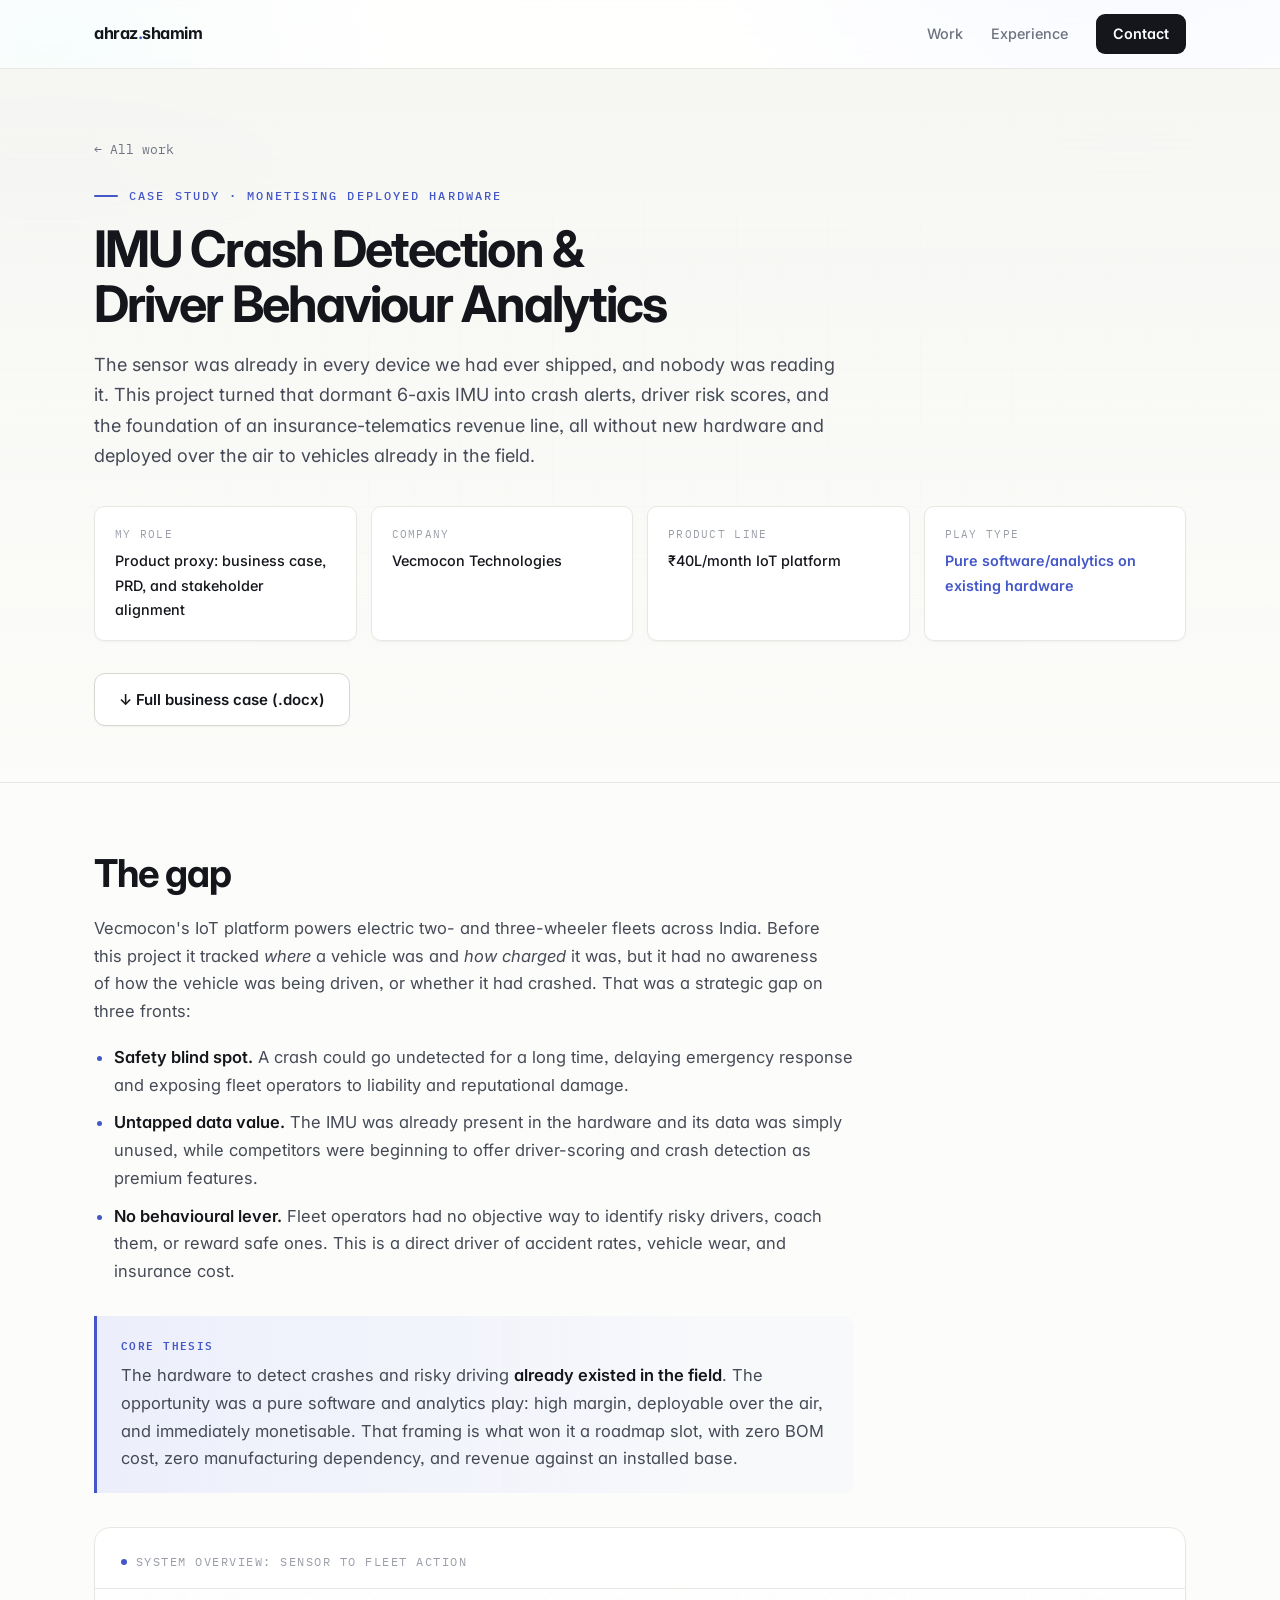
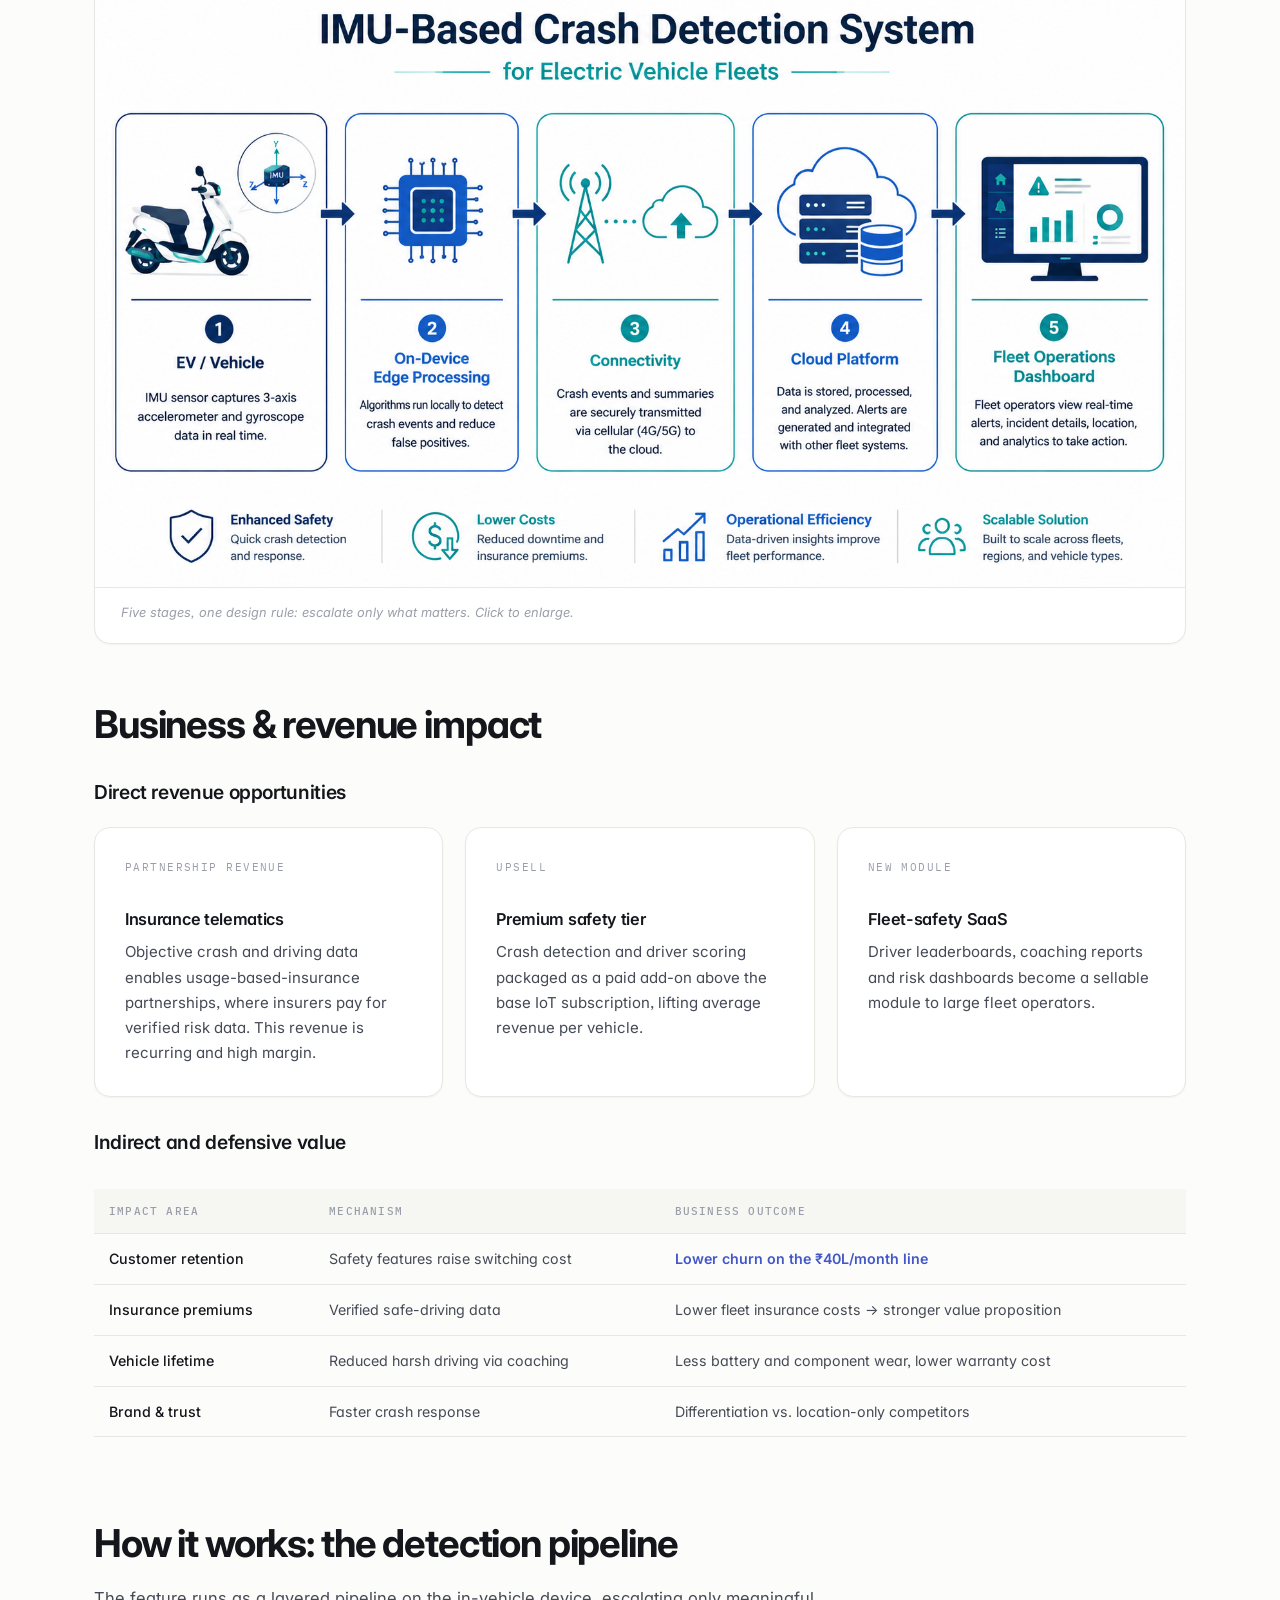
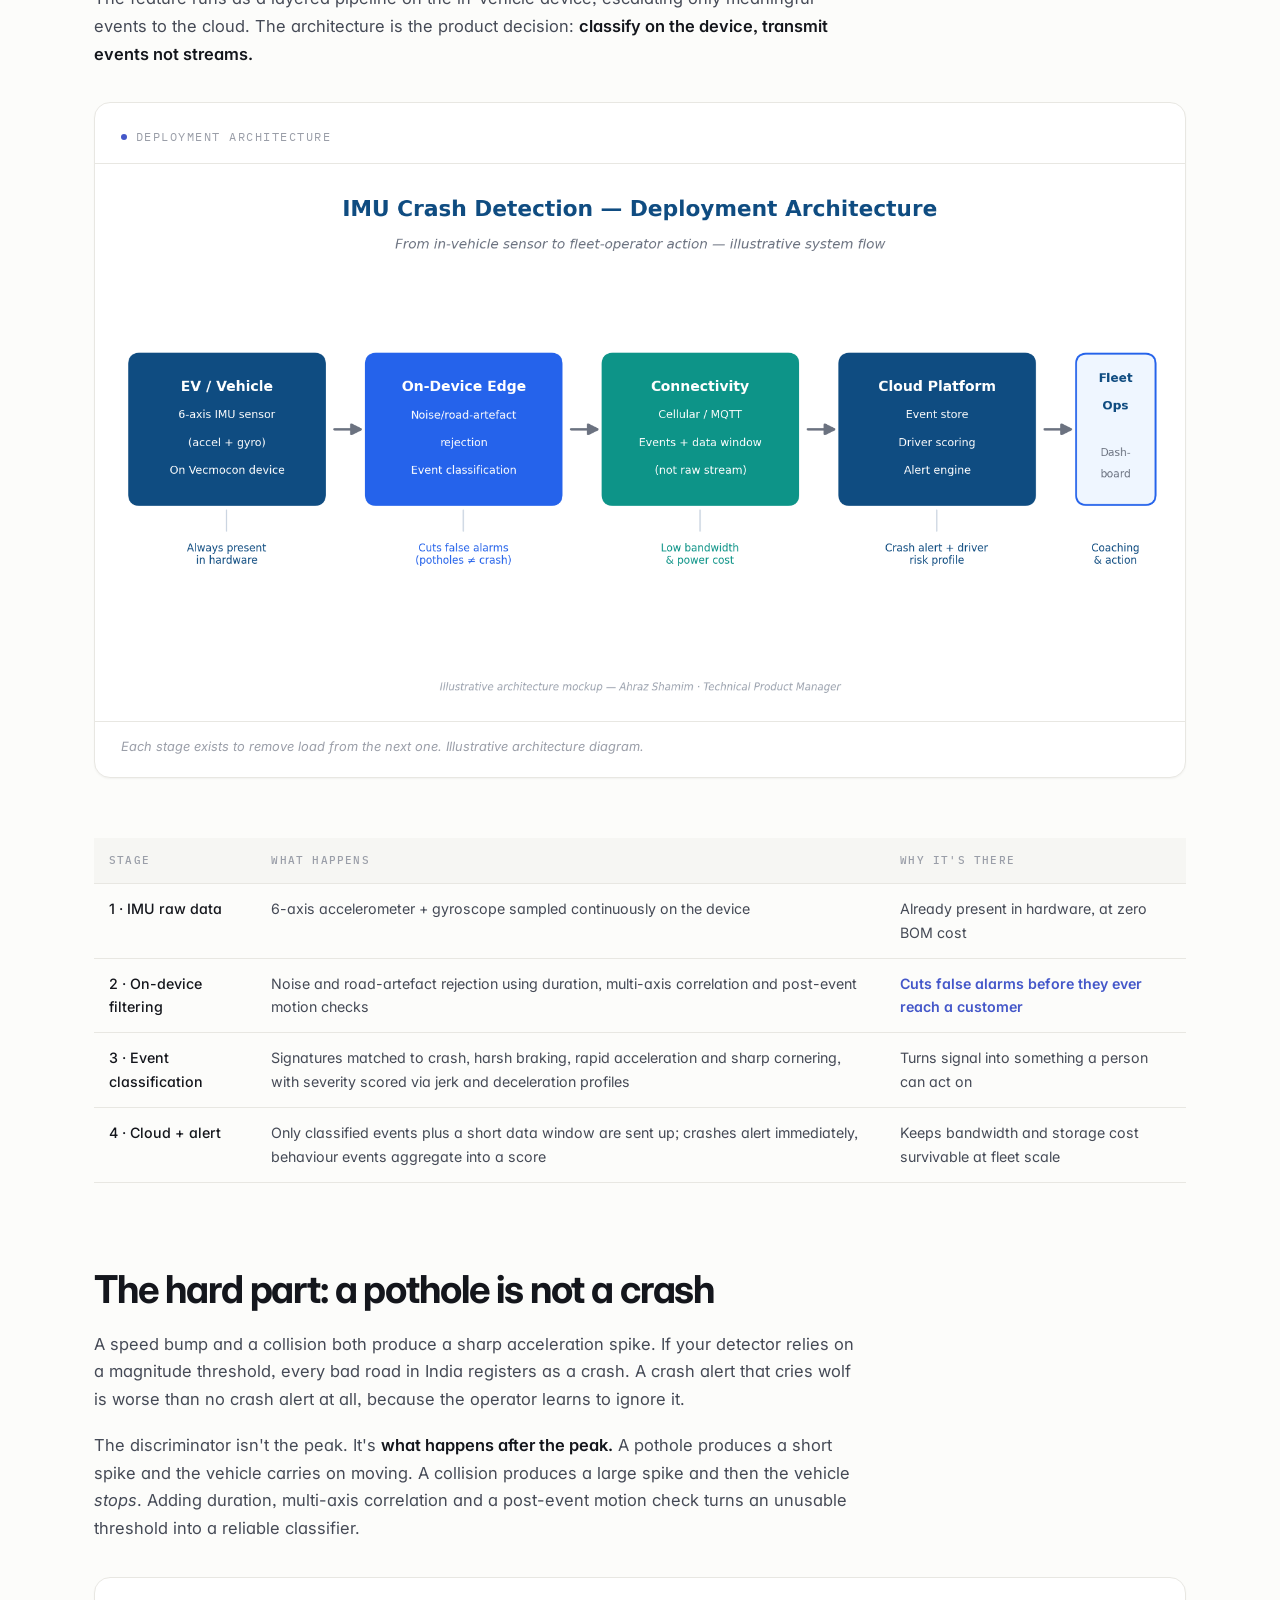
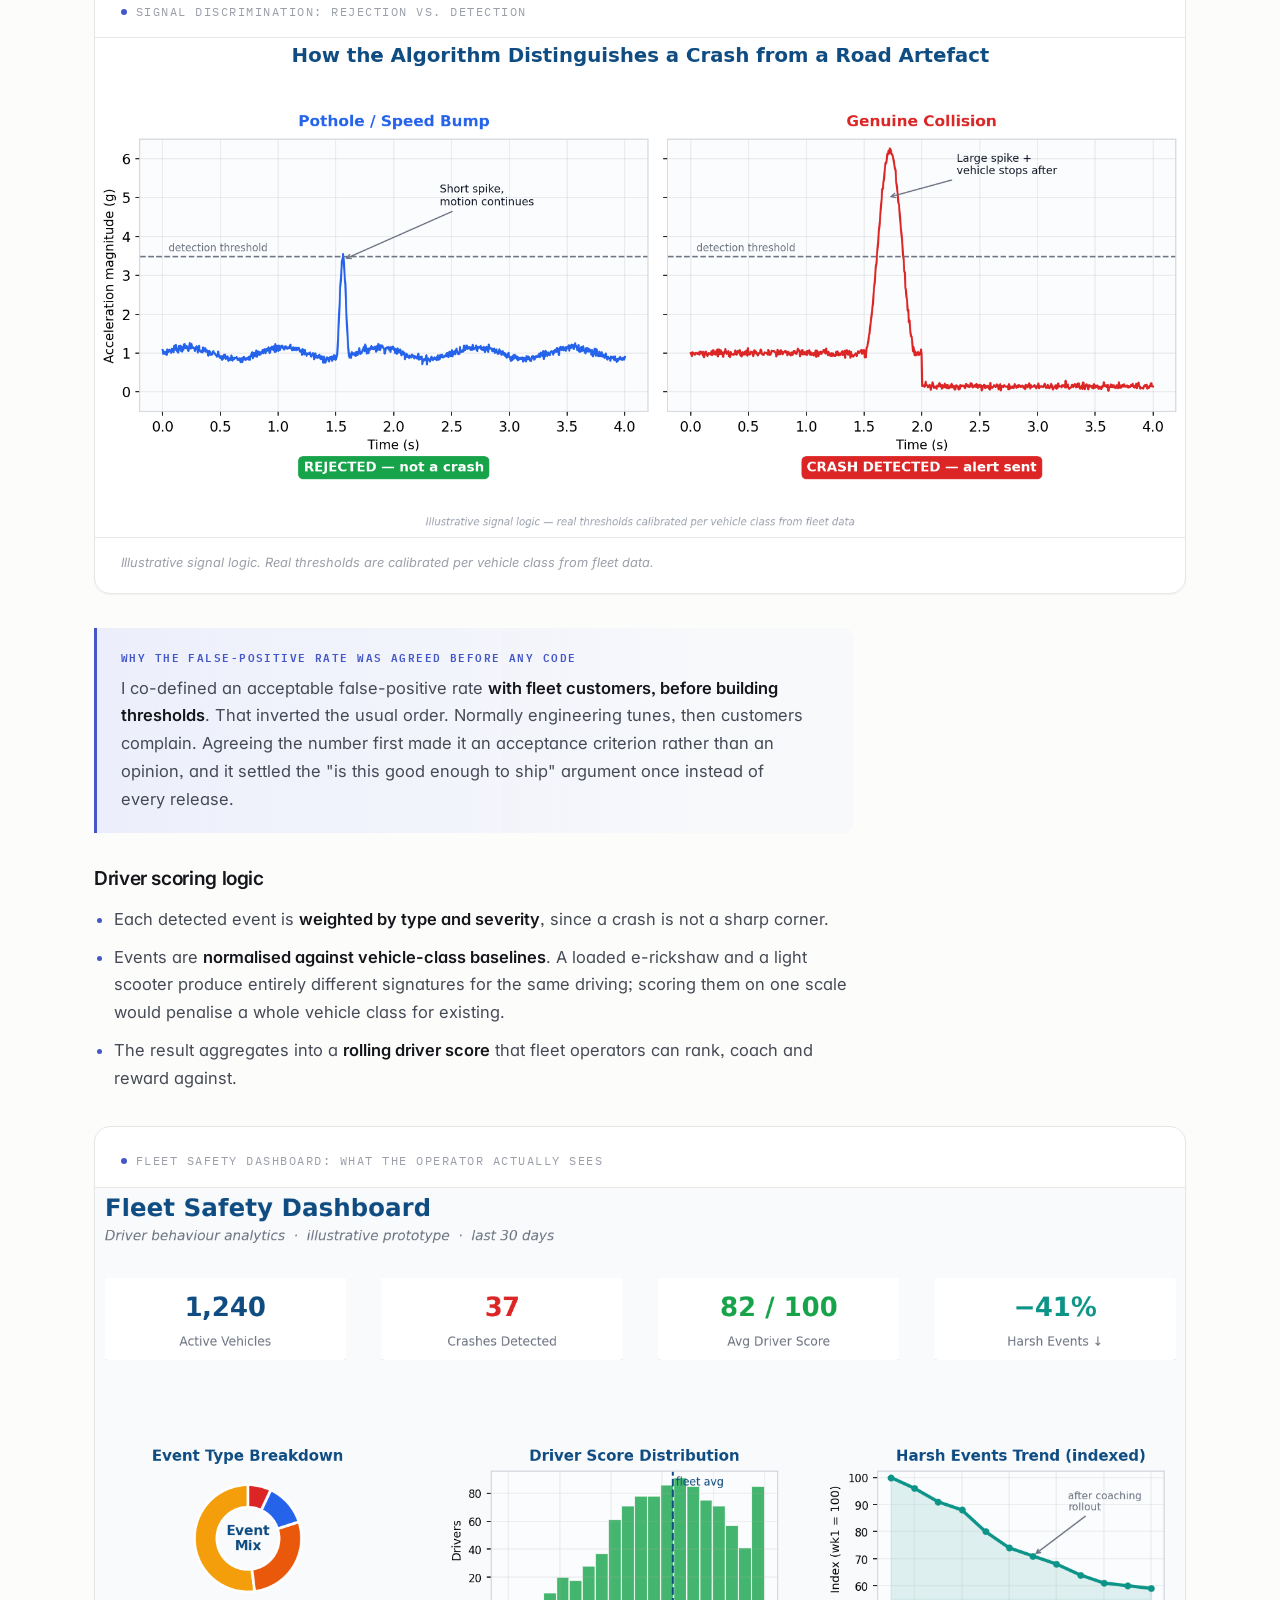
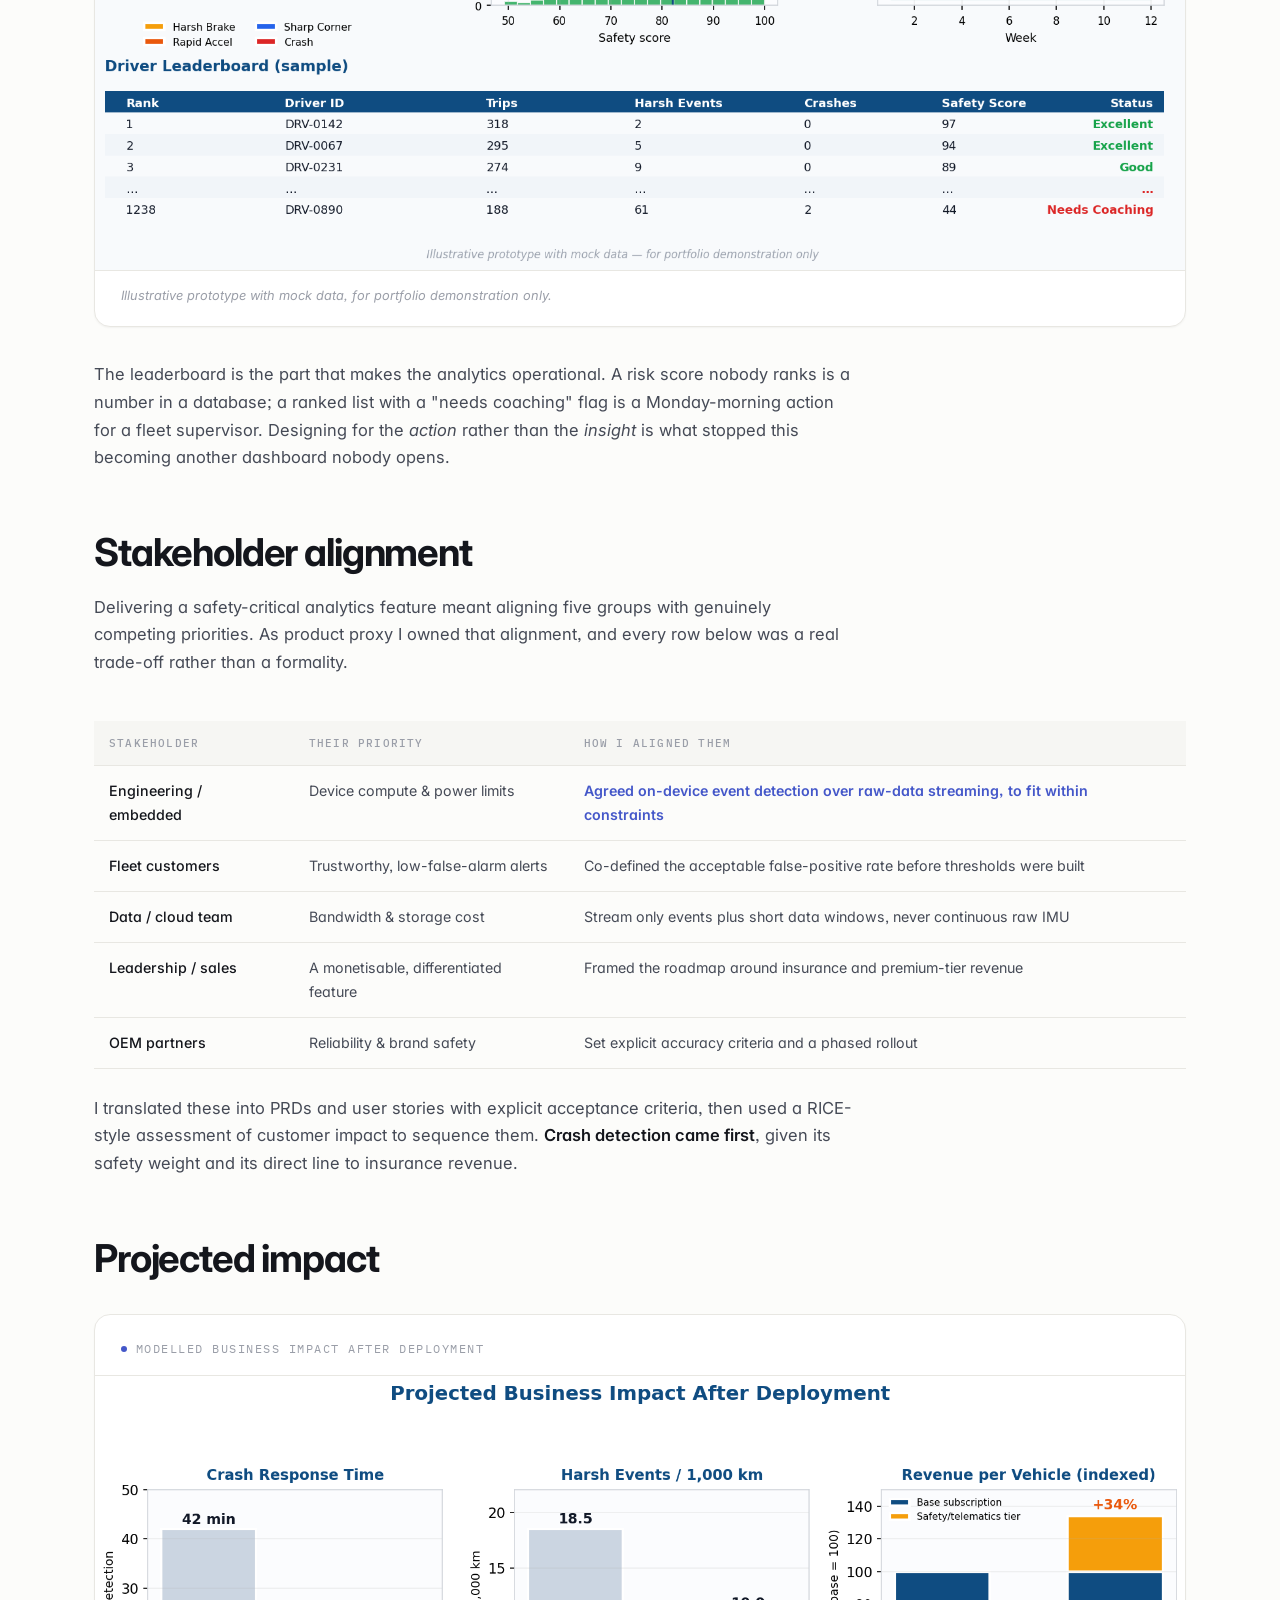
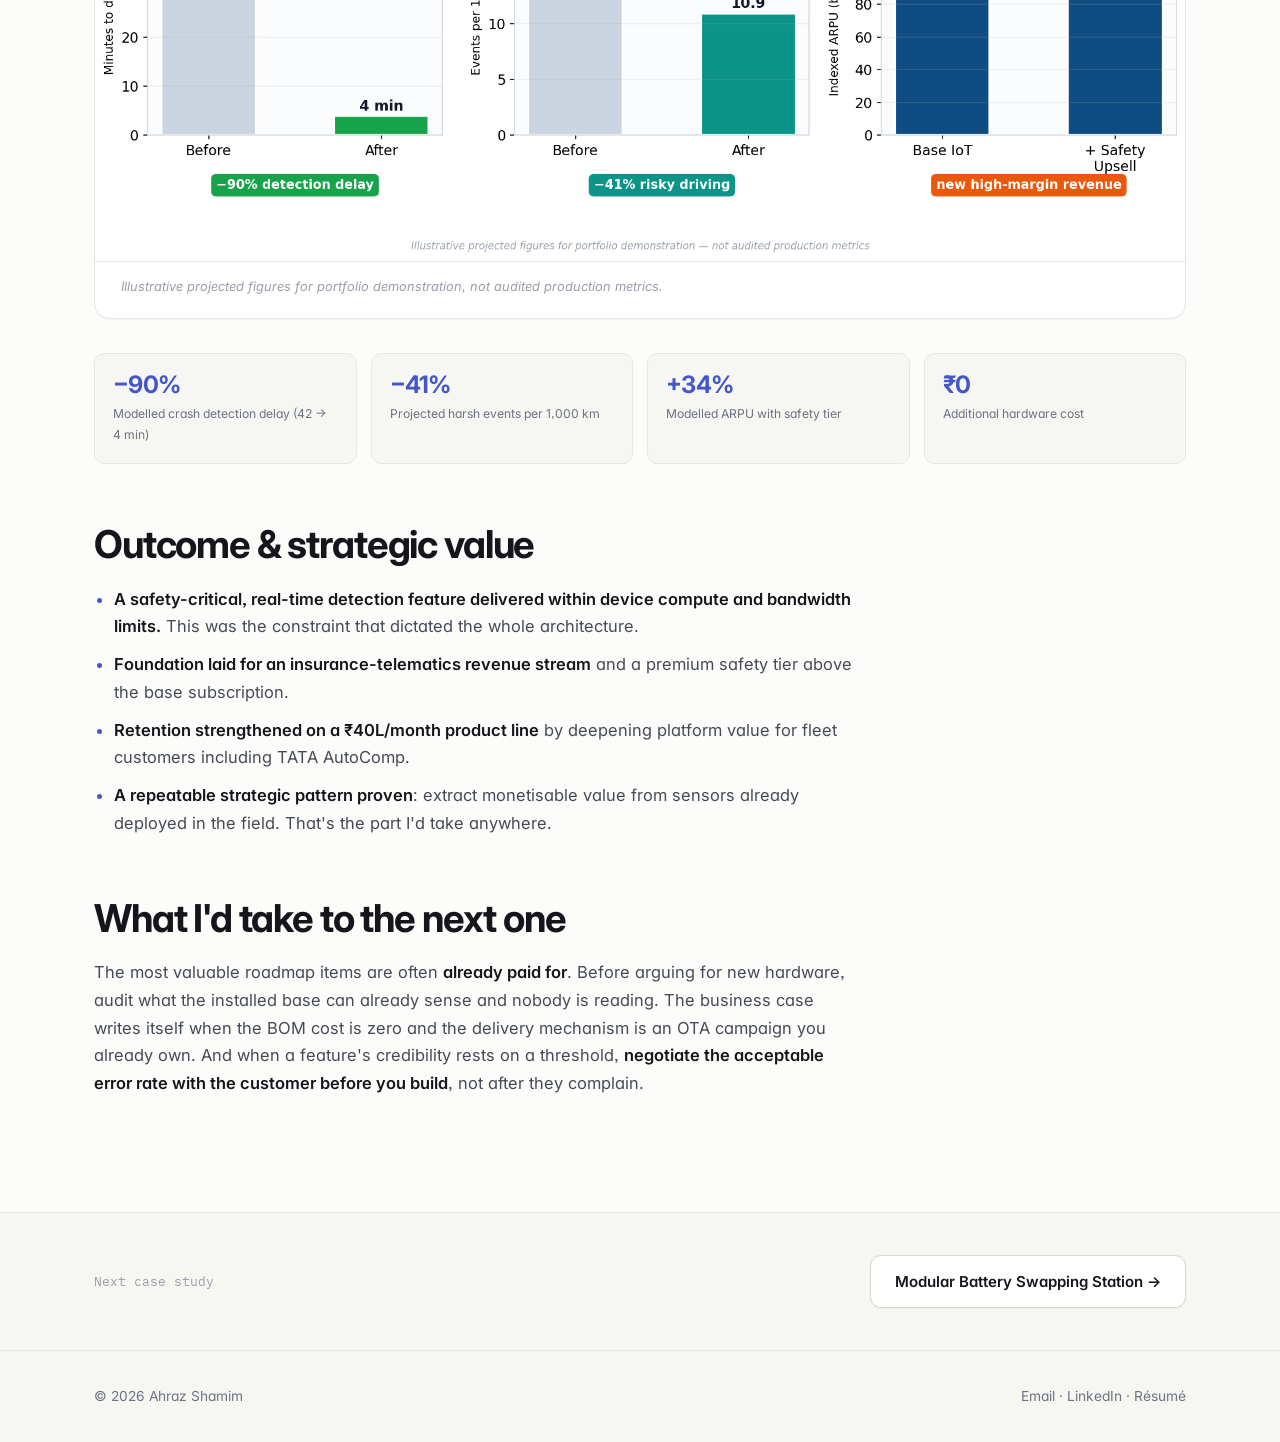
<file: projects/imu-analytics.html>
<!DOCTYPE html>
<html lang="en">
<head>
<meta charset="utf-8">
<meta name="viewport" content="width=device-width, initial-scale=1">
<title>IMU Crash Detection &amp; Driver Analytics: Ahraz Shamim</title>
<meta name="description" content="Case study: turning an unused 6-axis IMU already in the field into crash detection, driver scoring, and a new insurance-telematics revenue line, through a pure software play on deployed hardware.">
<link rel="icon" href="data:image/svg+xml,<svg xmlns='http://www.w3.org/2000/svg' viewBox='0 0 100 100'><rect width='100' height='100' rx='22' fill='%234457c9'/><text y='72' x='50' text-anchor='middle' font-size='58' font-family='sans-serif' font-weight='bold' fill='white'>A</text></svg>">
<link rel="preconnect" href="https://fonts.googleapis.com">
<link rel="preconnect" href="https://fonts.gstatic.com" crossorigin>
<link href="https://fonts.googleapis.com/css2?family=Inter:wght@400;500;600;700;800&family=IBM+Plex+Mono:wght@400;500;600&display=swap" rel="stylesheet">
<link rel="stylesheet" href="../styles.css">
</head>
<body>
<div class="progress" id="progress"></div>

<nav class="nav">
  <div class="nav-inner">
    <a href="../index.html" class="brand">ahraz<span>.</span>shamim</a>
    <div class="nav-links">
      <a href="../index.html#work" class="hide-sm">Work</a>
      <a href="../index.html#experience" class="hide-sm">Experience</a>
      <a href="../index.html#contact" class="cta">Contact</a>
    </div>
  </div>
</nav>

<main>
<header class="cs-hero">
  <div class="wrap">
    <a class="back" href="../index.html#work">← All work</a>
    <p class="eyebrow">Case study · Monetising deployed hardware</p>
    <h1 class="cs-title">IMU Crash Detection &amp;<br>Driver Behaviour Analytics</h1>
    <p class="lede">
      The sensor was already in every device we had ever shipped, and nobody was reading it. This project turned that
      dormant 6-axis IMU into crash alerts, driver risk scores, and the foundation of an insurance-telematics revenue
      line, all without new hardware and deployed over the air to vehicles already in the field.
    </p>
    <dl class="cs-facts">
      <div><dt>My role</dt><dd>Product proxy: business case, PRD, and stakeholder alignment</dd></div>
      <div><dt>Company</dt><dd>Vecmocon Technologies</dd></div>
      <div><dt>Product line</dt><dd>₹40L/month IoT platform</dd></div>
      <div><dt>Play type</dt><dd class="hl">Pure software/analytics on existing hardware</dd></div>
    </dl>
    <div class="btn-row">
      <a class="btn btn-ghost" href="../assets/IMU-Crash-Detection-Business-Case.docx" download>↓ Full business case (.docx)</a>
    </div>
  </div>
</header>

<div class="cs-body">
<div class="wrap">

<h2>The gap</h2>
<p>
  Vecmocon's IoT platform powers electric two- and three-wheeler fleets across India. Before this project it tracked
  <em>where</em> a vehicle was and <em>how charged</em> it was, but it had no awareness of how the vehicle was being
  driven, or whether it had crashed. That was a strategic gap on three fronts:
</p>
<ul>
  <li><strong>Safety blind spot.</strong> A crash could go undetected for a long time, delaying emergency response and
    exposing fleet operators to liability and reputational damage.</li>
  <li><strong>Untapped data value.</strong> The IMU was already present in the hardware and its data was simply unused,
    while competitors were beginning to offer driver-scoring and crash detection as premium features.</li>
  <li><strong>No behavioural lever.</strong> Fleet operators had no objective way to identify risky drivers, coach them,
    or reward safe ones. This is a direct driver of accident rates, vehicle wear, and insurance cost.</li>
</ul>

<div class="callout">
  <span class="lab">Core thesis</span>
  <p>
    The hardware to detect crashes and risky driving <strong>already existed in the field</strong>. The opportunity was
    a pure software and analytics play: high margin, deployable over the air, and immediately monetisable. That framing
    is what won it a roadmap slot, with zero BOM cost, zero manufacturing dependency, and revenue against an installed
    base.
  </p>
</div>

<div class="fig fig-img zoomable reveal">
  <div class="fig-title">System overview: sensor to fleet action</div>
  <img src="../assets/img/imu-system-overview.png" alt="IMU-based crash detection system for electric vehicle fleets: EV vehicle, on-device edge processing, connectivity, cloud platform and fleet operations dashboard" loading="lazy" width="1693" height="929">
  <p class="fig-note">Five stages, one design rule: escalate only what matters. Click to enlarge.</p>
</div>

<h2>Business &amp; revenue impact</h2>
<h3>Direct revenue opportunities</h3>
<div class="grid-3" style="margin:24px 0">
  <div class="card reveal">
    <div class="proj-kicker">Partnership revenue</div>
    <h3 style="font-size:1.02rem">Insurance telematics</h3>
    <p>Objective crash and driving data enables usage-based-insurance partnerships, where insurers pay for verified risk
      data. This revenue is recurring and high margin.</p>
  </div>
  <div class="card reveal">
    <div class="proj-kicker">Upsell</div>
    <h3 style="font-size:1.02rem">Premium safety tier</h3>
    <p>Crash detection and driver scoring packaged as a paid add-on above the base IoT subscription, lifting average
      revenue per vehicle.</p>
  </div>
  <div class="card reveal">
    <div class="proj-kicker">New module</div>
    <h3 style="font-size:1.02rem">Fleet-safety SaaS</h3>
    <p>Driver leaderboards, coaching reports and risk dashboards become a sellable module to large fleet operators.</p>
  </div>
</div>

<h3>Indirect and defensive value</h3>
<div class="table-scroll">
<table>
  <thead><tr><th>Impact area</th><th>Mechanism</th><th>Business outcome</th></tr></thead>
  <tbody>
    <tr><td>Customer retention</td><td>Safety features raise switching cost</td><td class="hl">Lower churn on the ₹40L/month line</td></tr>
    <tr><td>Insurance premiums</td><td>Verified safe-driving data</td><td>Lower fleet insurance costs → stronger value proposition</td></tr>
    <tr><td>Vehicle lifetime</td><td>Reduced harsh driving via coaching</td><td>Less battery and component wear, lower warranty cost</td></tr>
    <tr><td>Brand &amp; trust</td><td>Faster crash response</td><td>Differentiation vs. location-only competitors</td></tr>
  </tbody>
</table>
</div>

<h2>How it works: the detection pipeline</h2>
<p>
  The feature runs as a layered pipeline on the in-vehicle device, escalating only meaningful events to the cloud.
  The architecture is the product decision: <strong>classify on the device, transmit events not streams.</strong>
</p>

<div class="fig fig-img zoomable reveal">
  <div class="fig-title">Deployment architecture</div>
  <img src="../assets/img/imu-architecture.png" alt="Deployment architecture: EV vehicle with 6-axis IMU, on-device edge filtering and classification, cellular MQTT connectivity carrying events not raw streams, cloud platform with event store and driver scoring, fleet operations dashboard" loading="lazy" width="1780" height="910">
  <p class="fig-note">Each stage exists to remove load from the next one. Illustrative architecture diagram.</p>
</div>

<div class="table-scroll">
<table>
  <thead><tr><th>Stage</th><th>What happens</th><th>Why it's there</th></tr></thead>
  <tbody>
    <tr><td>1 · IMU raw data</td><td>6-axis accelerometer + gyroscope sampled continuously on the device</td><td>Already present in hardware, at zero BOM cost</td></tr>
    <tr><td>2 · On-device filtering</td><td>Noise and road-artefact rejection using duration, multi-axis correlation and post-event motion checks</td><td class="hl">Cuts false alarms before they ever reach a customer</td></tr>
    <tr><td>3 · Event classification</td><td>Signatures matched to crash, harsh braking, rapid acceleration and sharp cornering, with severity scored via jerk and deceleration profiles</td><td>Turns signal into something a person can act on</td></tr>
    <tr><td>4 · Cloud + alert</td><td>Only classified events plus a short data window are sent up; crashes alert immediately, behaviour events aggregate into a score</td><td>Keeps bandwidth and storage cost survivable at fleet scale</td></tr>
  </tbody>
</table>
</div>

<h2>The hard part: a pothole is not a crash</h2>
<p>
  A speed bump and a collision both produce a sharp acceleration spike. If your detector relies on a magnitude
  threshold, every bad road in India registers as a crash. A crash alert that cries wolf is worse than no crash alert
  at all, because the operator learns to ignore it.
</p>
<p>
  The discriminator isn't the peak. It's <strong>what happens after the peak.</strong> A pothole produces a short spike
  and the vehicle carries on moving. A collision produces a large spike and then the vehicle <em>stops</em>. Adding
  duration, multi-axis correlation and a post-event motion check turns an unusable threshold into a reliable classifier.
</p>

<div class="fig fig-img zoomable reveal">
  <div class="fig-title">Signal discrimination: rejection vs. detection</div>
  <img src="../assets/img/imu-signal-discrimination.png" alt="Two acceleration traces: a pothole shows a short spike above threshold with motion continuing and is rejected; a genuine collision shows a large spike after which the vehicle stops, and a crash alert is sent" loading="lazy" width="1780" height="814">
  <p class="fig-note">Illustrative signal logic. Real thresholds are calibrated per vehicle class from fleet data.</p>
</div>

<div class="callout">
  <span class="lab">Why the false-positive rate was agreed before any code</span>
  <p>
    I co-defined an acceptable false-positive rate <strong>with fleet customers, before building thresholds</strong>.
    That inverted the usual order. Normally engineering tunes, then customers complain. Agreeing the number first made
    it an acceptance criterion rather than an opinion, and it settled the "is this good enough to ship" argument once
    instead of every release.
  </p>
</div>

<h3>Driver scoring logic</h3>
<ul>
  <li>Each detected event is <strong>weighted by type and severity</strong>, since a crash is not a sharp corner.</li>
  <li>Events are <strong>normalised against vehicle-class baselines</strong>. A loaded e-rickshaw and a light scooter
    produce entirely different signatures for the same driving; scoring them on one scale would penalise a whole vehicle
    class for existing.</li>
  <li>The result aggregates into a <strong>rolling driver score</strong> that fleet operators can rank, coach and reward
    against.</li>
</ul>

<div class="fig fig-img zoomable reveal">
  <div class="fig-title">Fleet safety dashboard: what the operator actually sees</div>
  <img src="../assets/img/imu-dashboard.png" alt="Fleet safety dashboard prototype showing active vehicles, crashes detected, average driver score, harsh event reduction, event type breakdown, driver score distribution, harsh events trend and a driver leaderboard" loading="lazy" width="1667" height="1043">
  <p class="fig-note">Illustrative prototype with mock data, for portfolio demonstration only.</p>
</div>

<p>
  The leaderboard is the part that makes the analytics operational. A risk score nobody ranks is a number in a database;
  a ranked list with a "needs coaching" flag is a Monday-morning action for a fleet supervisor. Designing for the
  <em>action</em> rather than the <em>insight</em> is what stopped this becoming another dashboard nobody opens.
</p>

<h2>Stakeholder alignment</h2>
<p>
  Delivering a safety-critical analytics feature meant aligning five groups with genuinely competing priorities. As
  product proxy I owned that alignment, and every row below was a real trade-off rather than a formality.
</p>
<div class="table-scroll">
<table>
  <thead><tr><th>Stakeholder</th><th>Their priority</th><th>How I aligned them</th></tr></thead>
  <tbody>
    <tr><td>Engineering / embedded</td><td>Device compute &amp; power limits</td><td class="hl">Agreed on-device event detection over raw-data streaming, to fit within constraints</td></tr>
    <tr><td>Fleet customers</td><td>Trustworthy, low-false-alarm alerts</td><td>Co-defined the acceptable false-positive rate before thresholds were built</td></tr>
    <tr><td>Data / cloud team</td><td>Bandwidth &amp; storage cost</td><td>Stream only events plus short data windows, never continuous raw IMU</td></tr>
    <tr><td>Leadership / sales</td><td>A monetisable, differentiated feature</td><td>Framed the roadmap around insurance and premium-tier revenue</td></tr>
    <tr><td>OEM partners</td><td>Reliability &amp; brand safety</td><td>Set explicit accuracy criteria and a phased rollout</td></tr>
  </tbody>
</table>
</div>
<p>
  I translated these into PRDs and user stories with explicit acceptance criteria, then used a RICE-style assessment of
  customer impact to sequence them. <strong>Crash detection came first</strong>, given its safety weight and its direct
  line to insurance revenue.
</p>

<h2>Projected impact</h2>
<div class="fig fig-img zoomable reveal">
  <div class="fig-title">Modelled business impact after deployment</div>
  <img src="../assets/img/imu-business-impact.png" alt="Three charts: crash response time falling from 42 minutes to 4 minutes, harsh events per 1000 km falling from 18.5 to 10.9, and revenue per vehicle rising 34 percent with a safety telematics tier" loading="lazy" width="1780" height="793">
  <p class="fig-note">Illustrative projected figures for portfolio demonstration, not audited production metrics.</p>
</div>

<div class="stat-row">
  <div class="stat-pill"><div class="v">−90%</div><div class="k">Modelled crash detection delay (42 → 4 min)</div></div>
  <div class="stat-pill"><div class="v">−41%</div><div class="k">Projected harsh events per 1,000 km</div></div>
  <div class="stat-pill"><div class="v">+34%</div><div class="k">Modelled ARPU with safety tier</div></div>
  <div class="stat-pill"><div class="v">₹0</div><div class="k">Additional hardware cost</div></div>
</div>

<h2>Outcome &amp; strategic value</h2>
<ul>
  <li><strong>A safety-critical, real-time detection feature delivered within device compute and bandwidth limits.</strong>
    This was the constraint that dictated the whole architecture.</li>
  <li><strong>Foundation laid for an insurance-telematics revenue stream</strong> and a premium safety tier above the
    base subscription.</li>
  <li><strong>Retention strengthened on a ₹40L/month product line</strong> by deepening platform value for fleet
    customers including TATA AutoComp.</li>
  <li><strong>A repeatable strategic pattern proven</strong>: extract monetisable value from sensors already deployed in
    the field. That's the part I'd take anywhere.</li>
</ul>

<h2>What I'd take to the next one</h2>
<p>
  The most valuable roadmap items are often <strong>already paid for</strong>. Before arguing for new hardware, audit
  what the installed base can already sense and nobody is reading. The business case writes itself when the BOM cost is
  zero and the delivery mechanism is an OTA campaign you already own. And when a feature's credibility rests on a
  threshold, <strong>negotiate the acceptable error rate with the customer before you build</strong>, not after they
  complain.
</p>

</div>
</div>

<div class="next-cs">
  <div class="wrap" style="display:flex;flex-wrap:wrap;gap:16px;justify-content:space-between;align-items:center">
    <span style="color:var(--text-faint);font-family:var(--mono);font-size:.8rem">Next case study</span>
    <a class="btn btn-ghost" href="battery-swapping.html">Modular Battery Swapping Station →</a>
  </div>
</div>
</main>

<footer>
  <div class="wrap footer-inner">
    <span>© <span class="yr">2026</span> Ahraz Shamim</span>
    <span>
      <a href="mailto:shamimahraz@gmail.com">Email</a> ·
      <a href="https://www.linkedin.com/in/ahraz-shamim-6b9876194/" target="_blank" rel="noopener">LinkedIn</a> ·
      <a href="../assets/Ahraz-Shamim-Resume.pdf" download>Résumé</a>
    </span>
  </div>
</footer>
<script src="../site.js"></script>
</body>
</html>
</file>
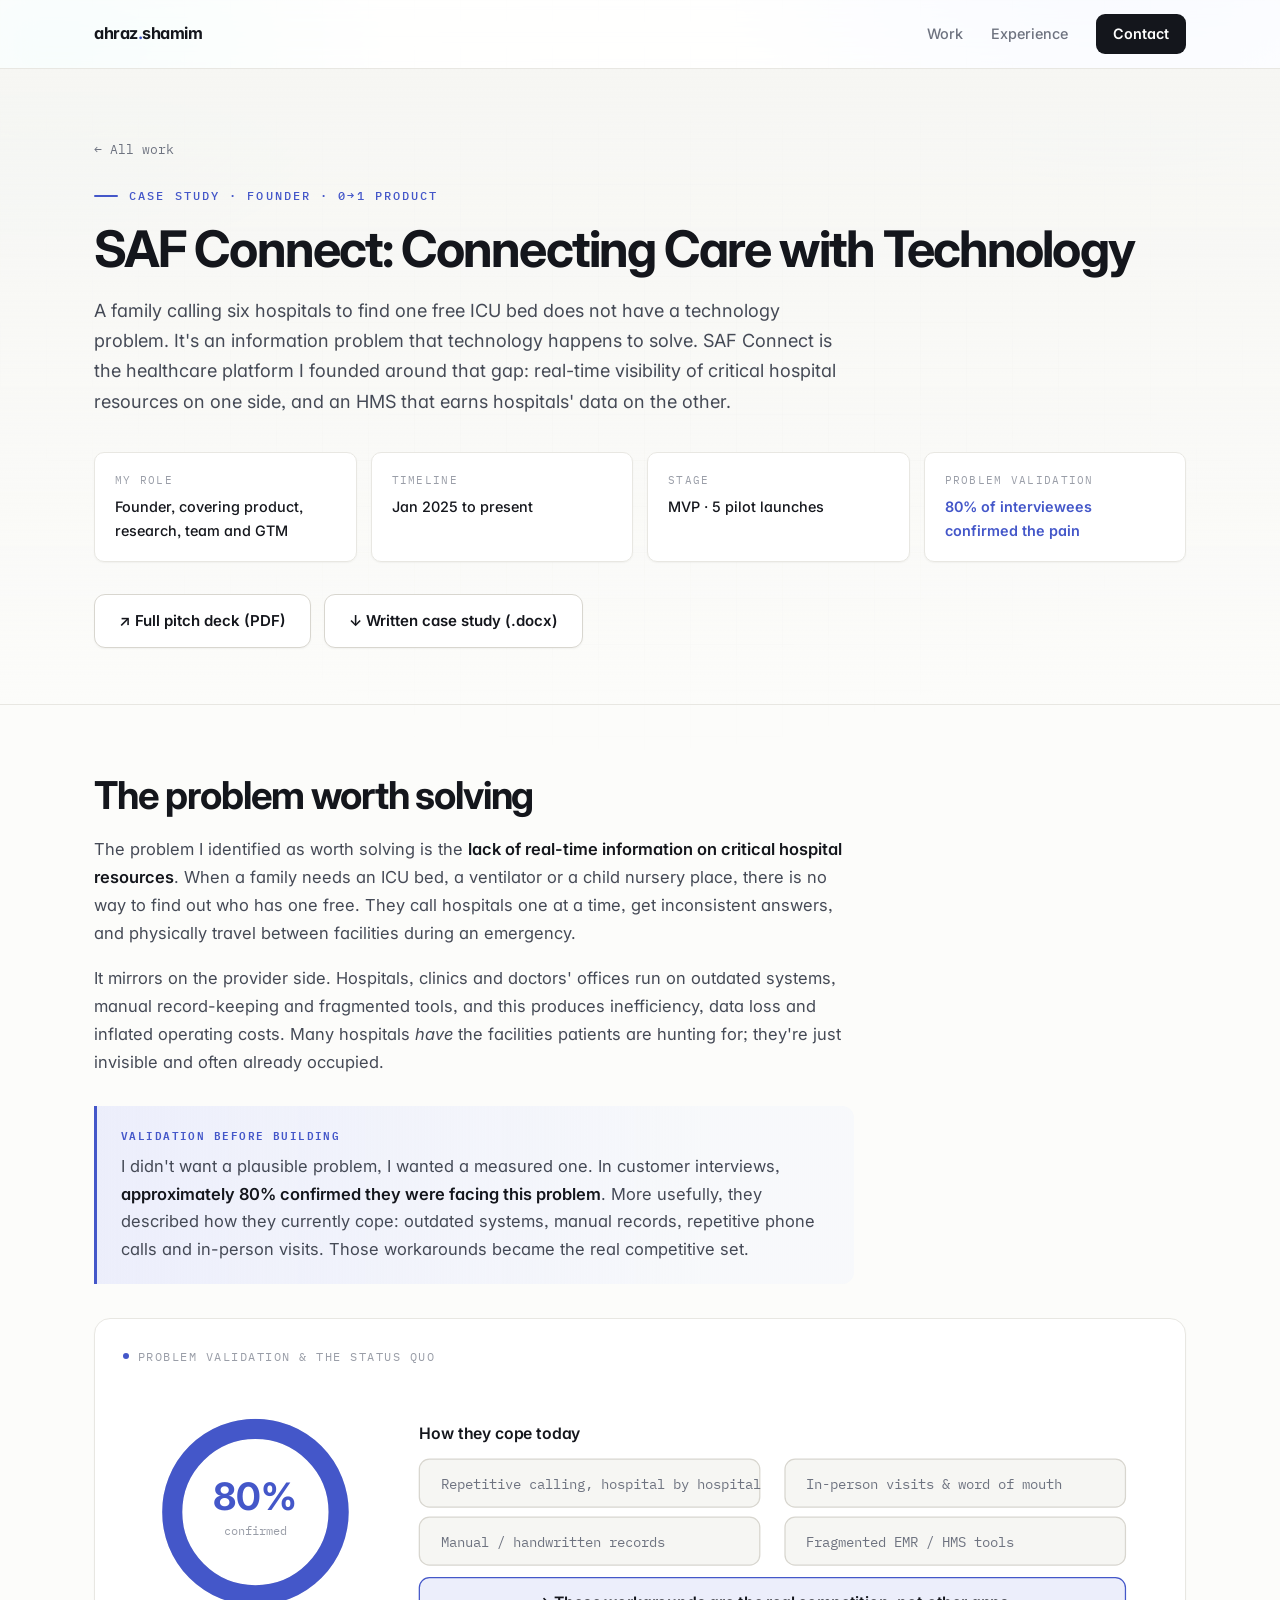
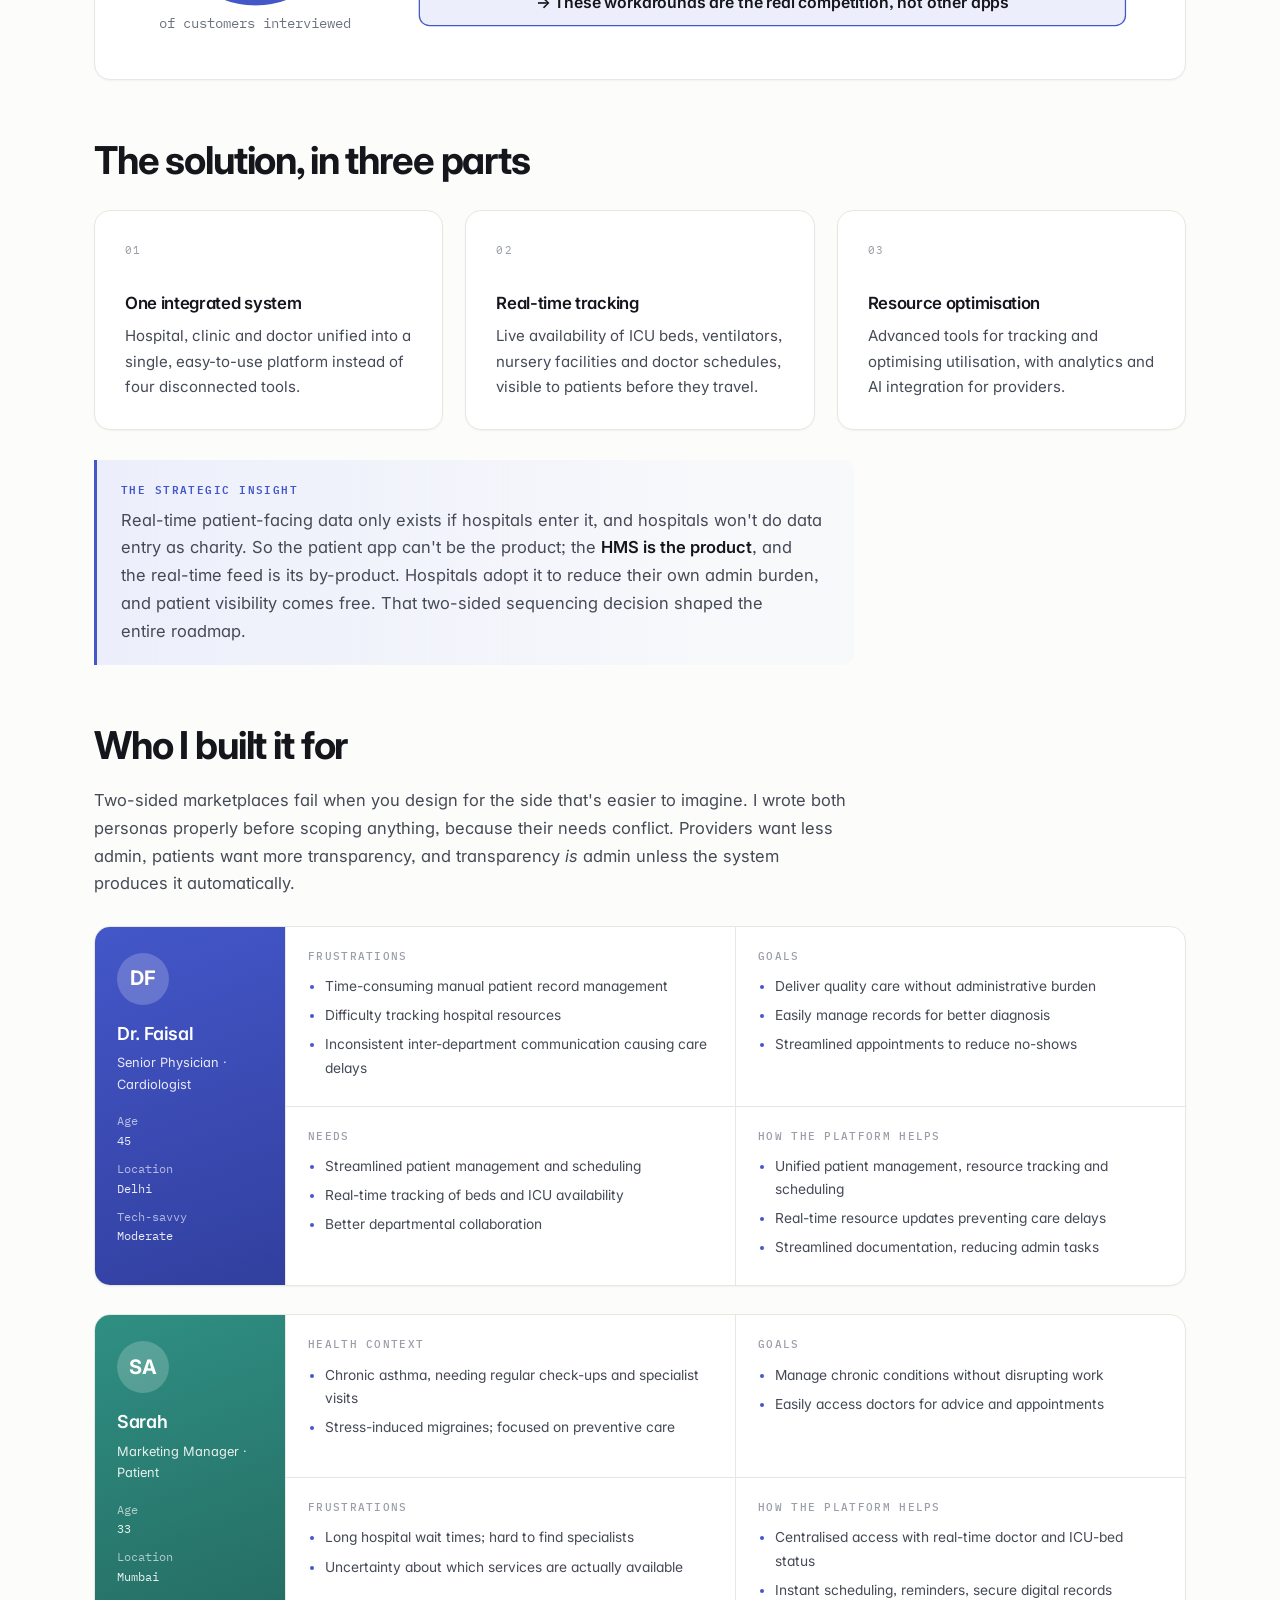
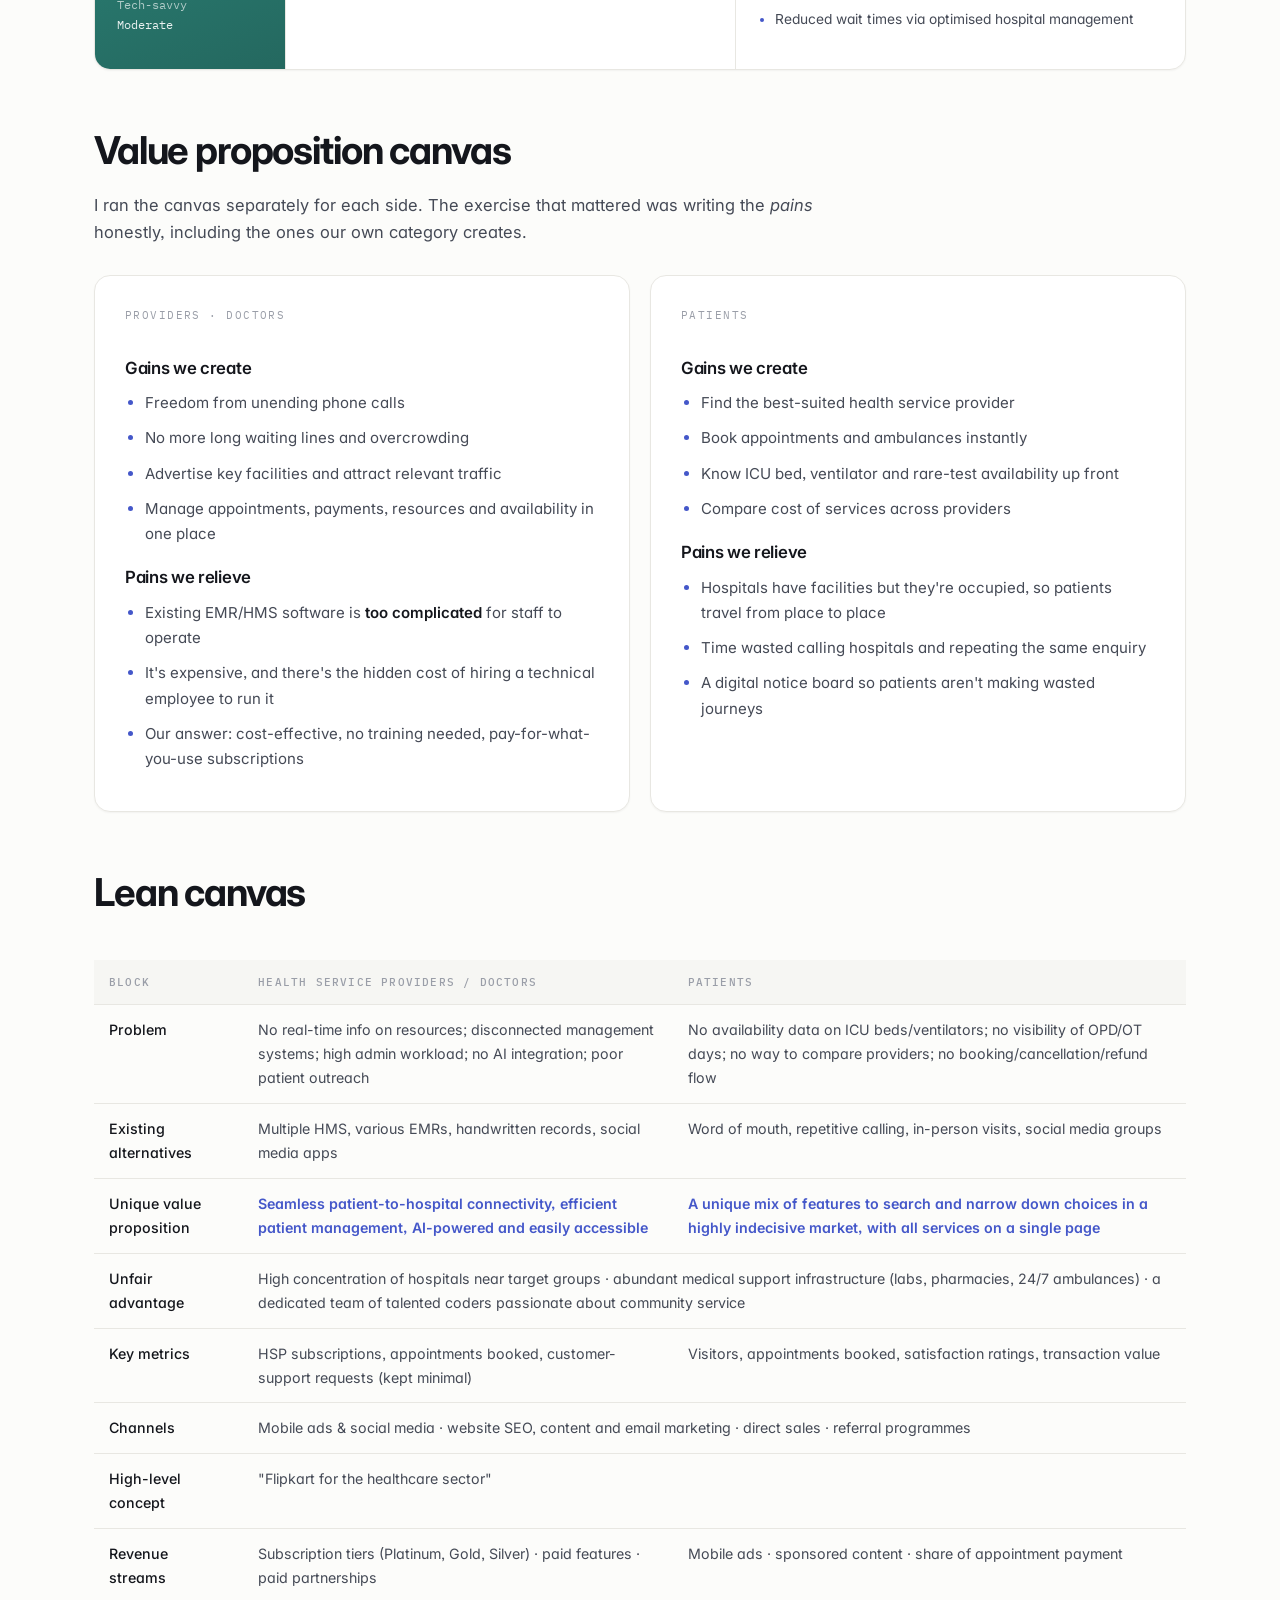
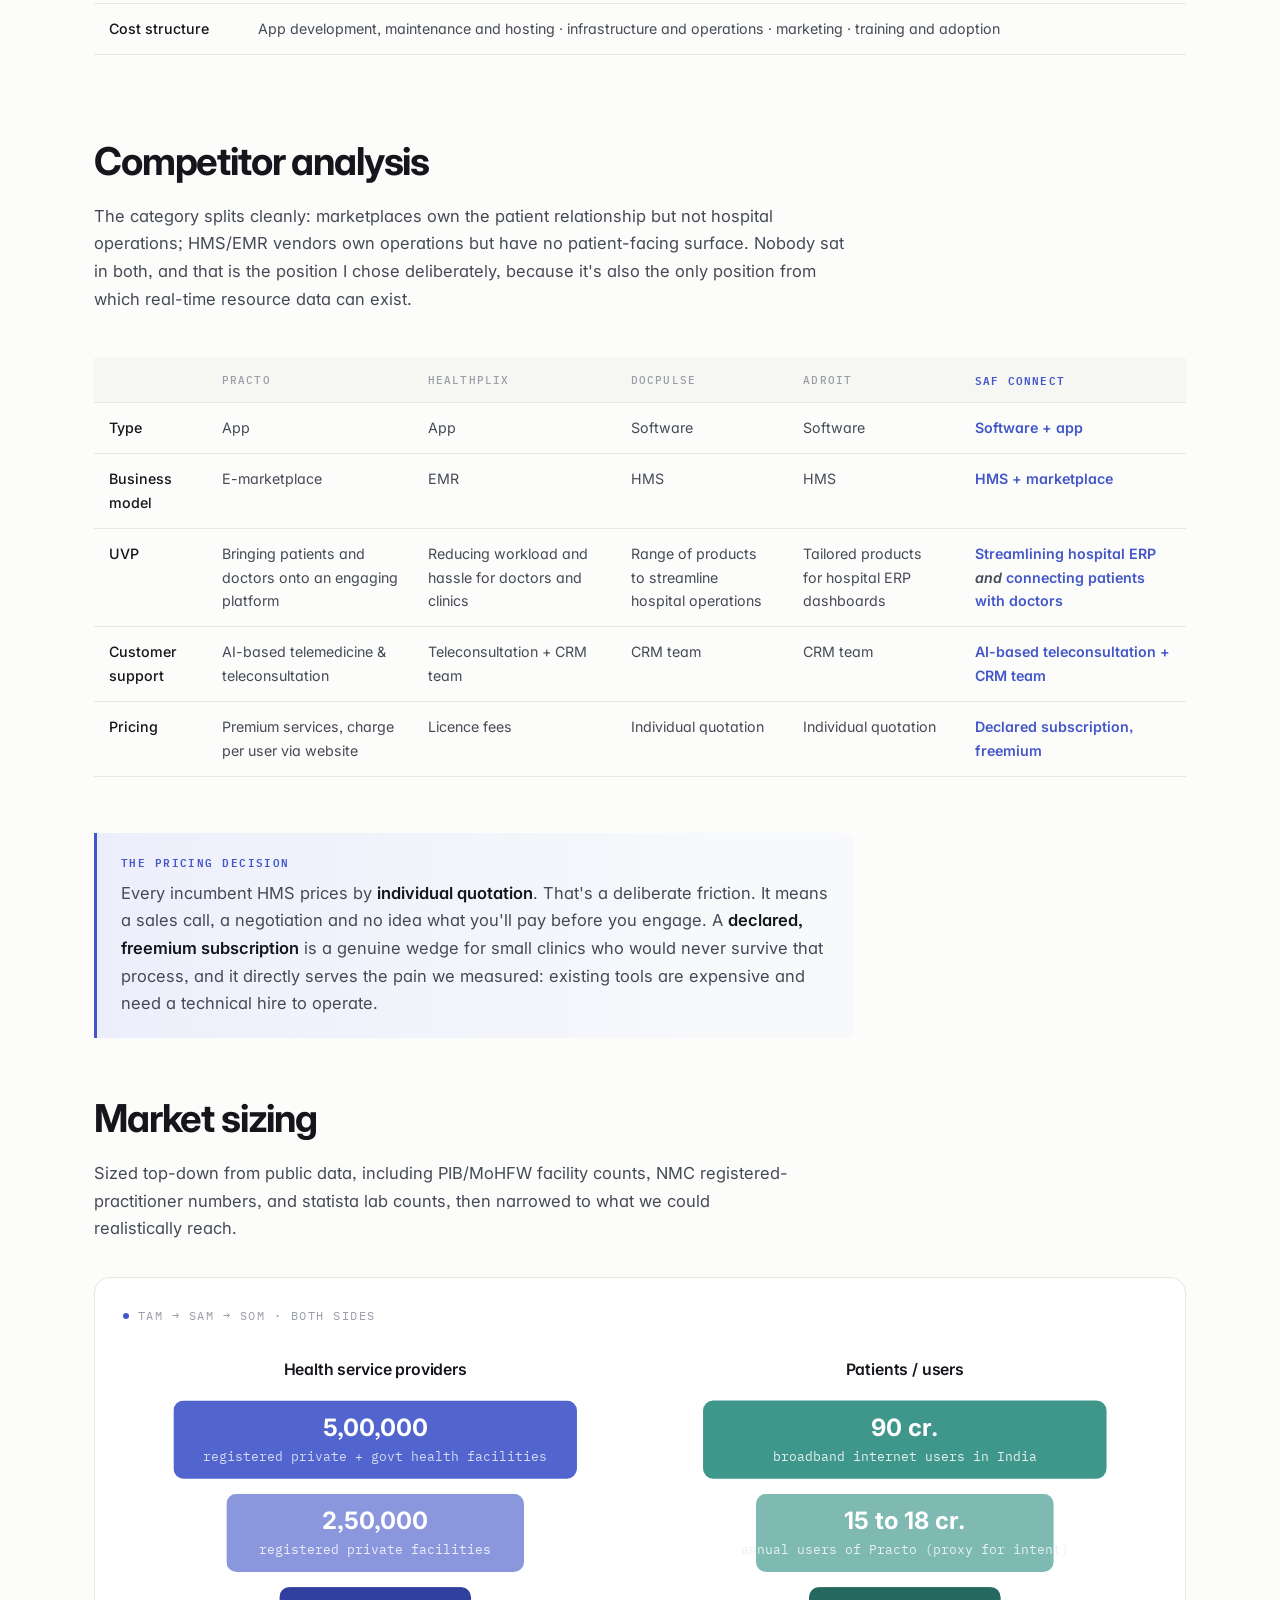
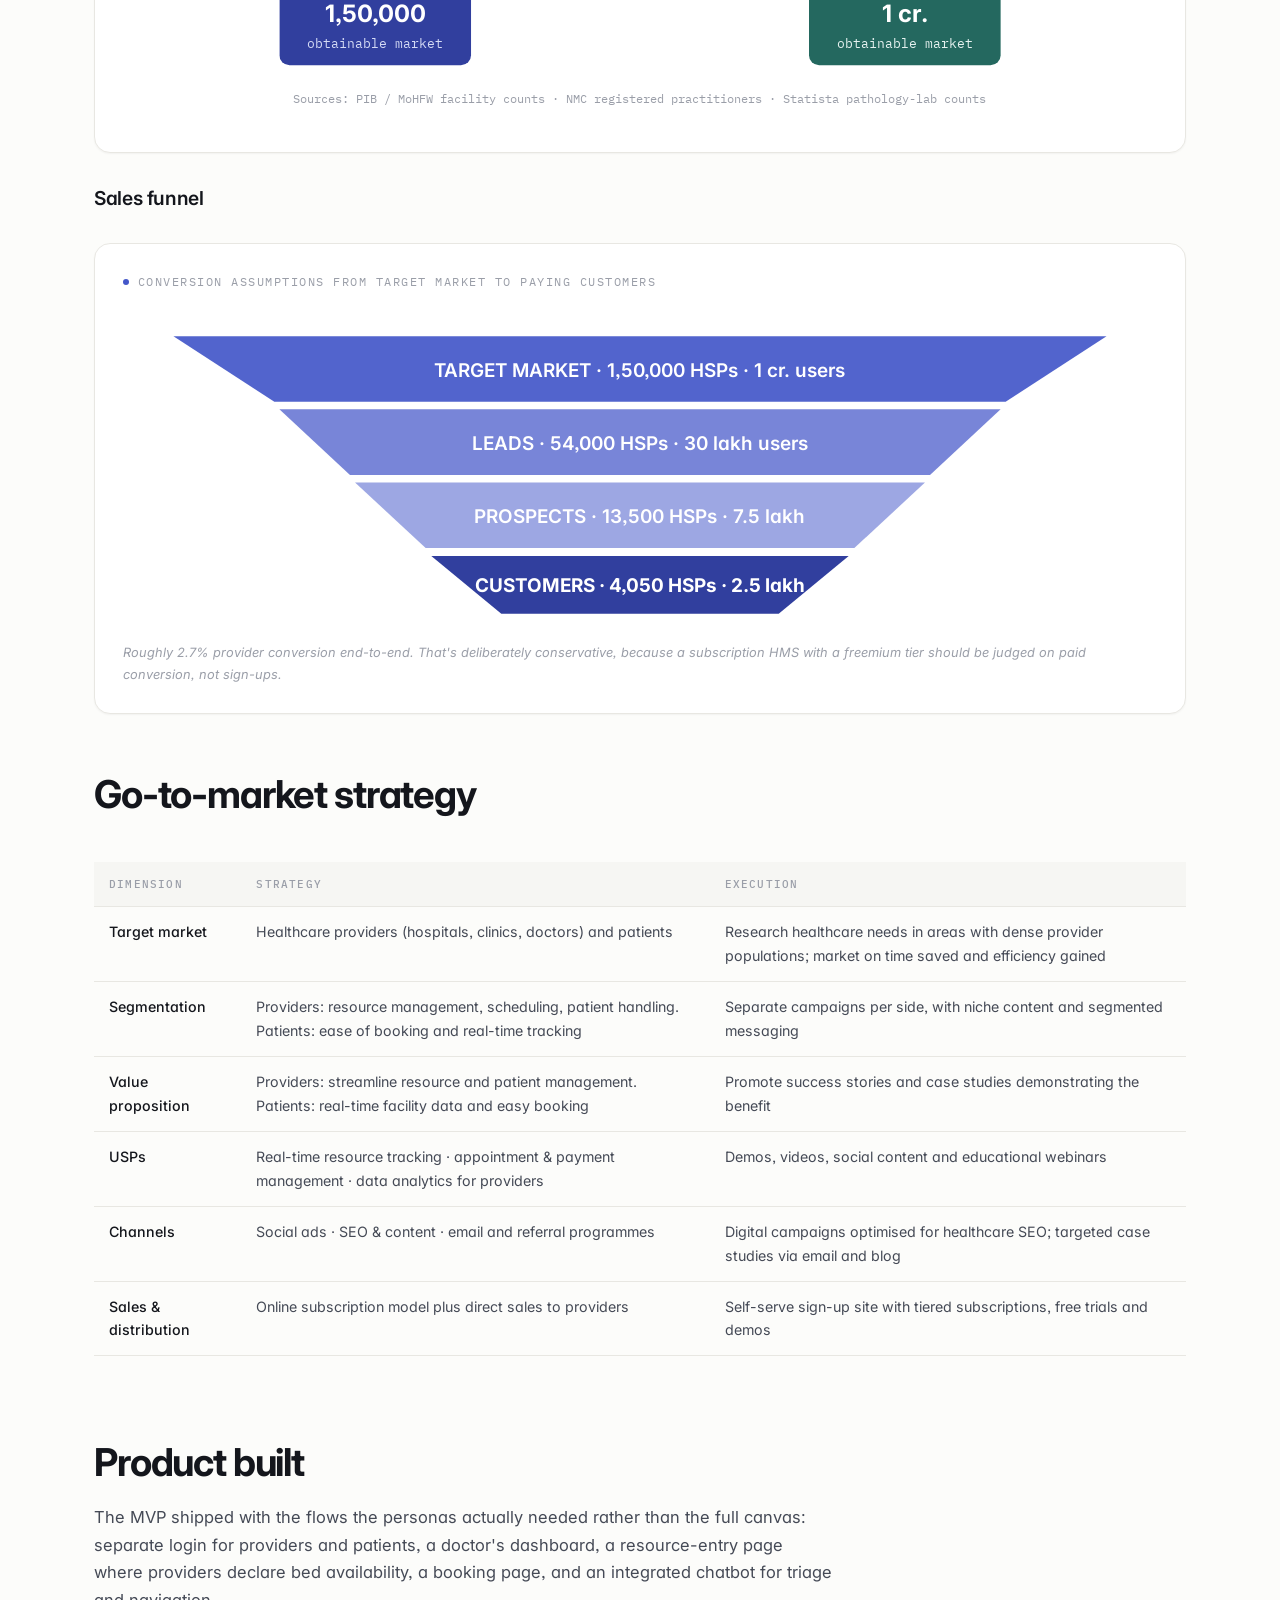
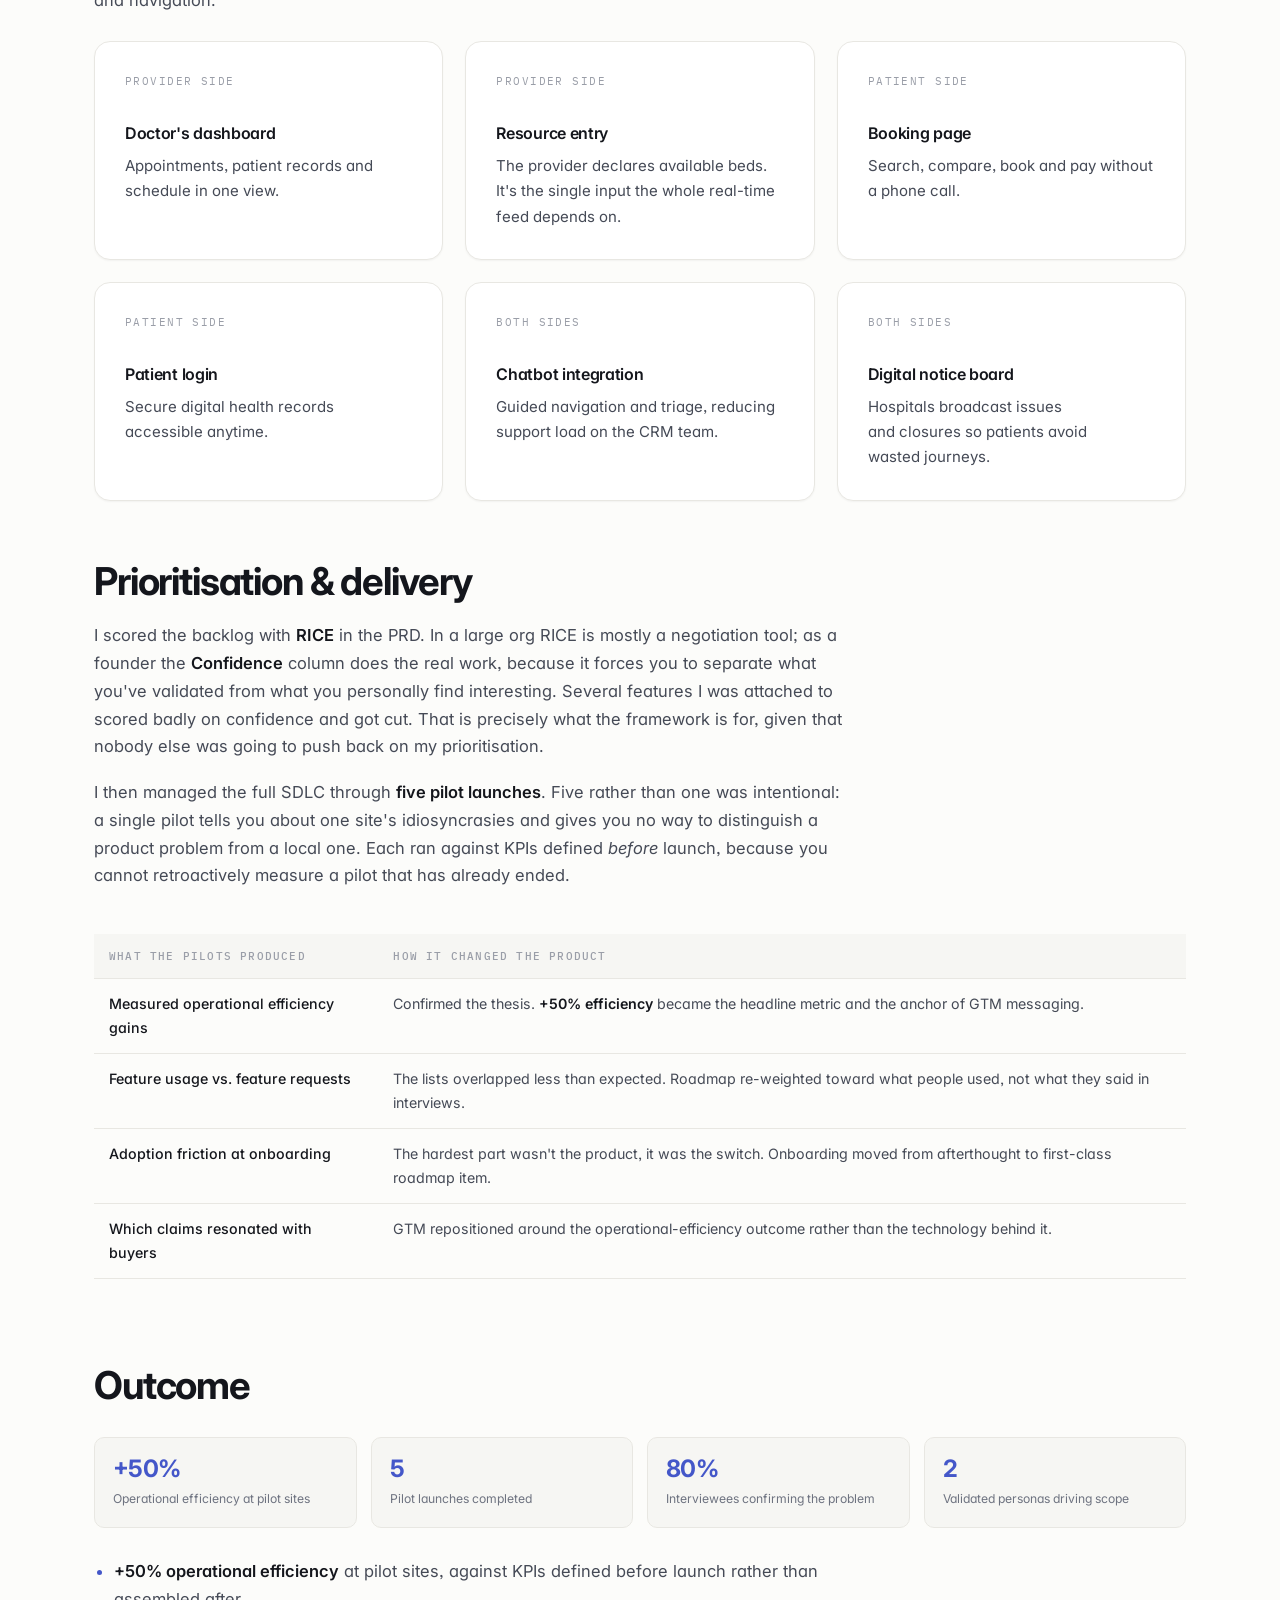
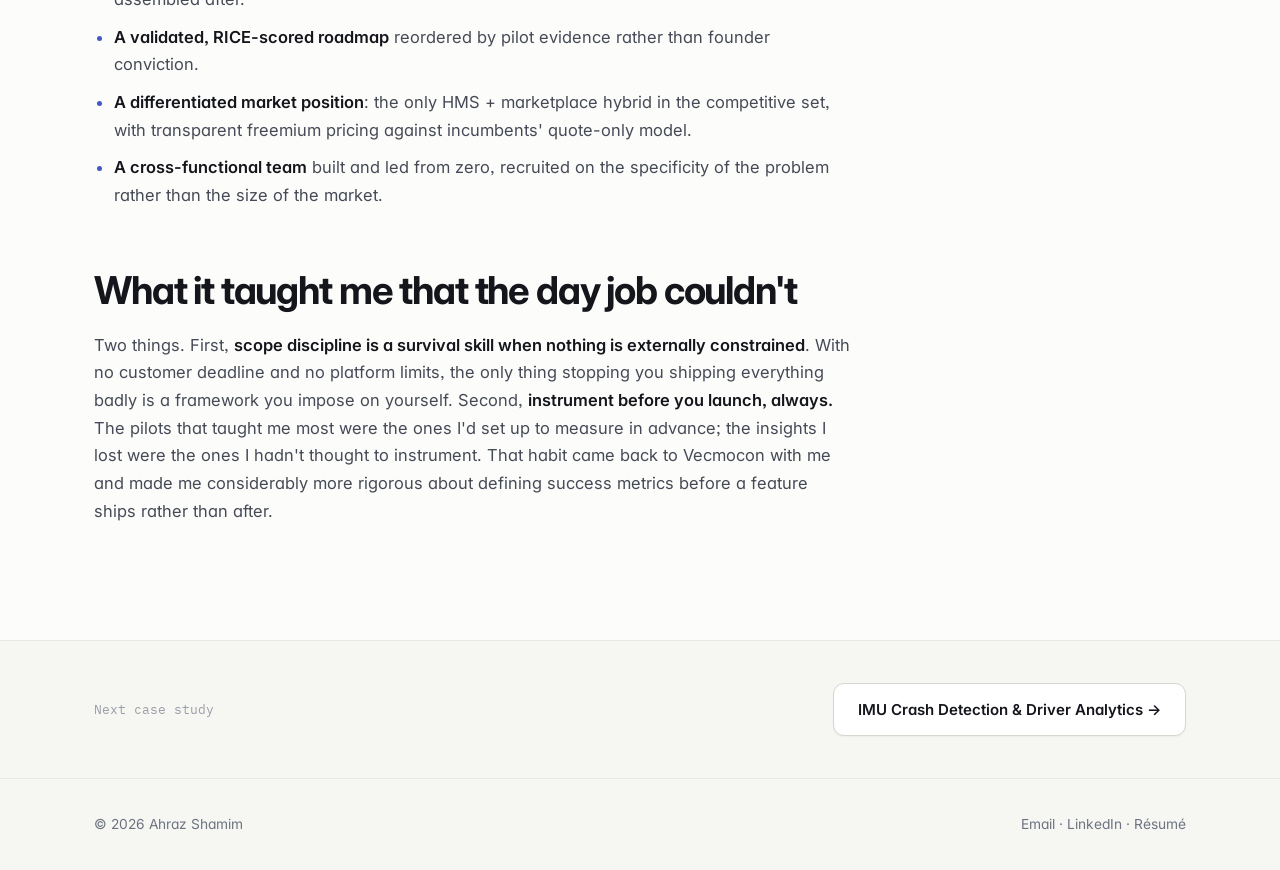
<file: projects/safnect.html>
<!DOCTYPE html>
<html lang="en">
<head>
<meta charset="utf-8">
<meta name="viewport" content="width=device-width, initial-scale=1">
<title>SAF Connect: Healthcare Platform · Ahraz Shamim</title>
<meta name="description" content="Case study: founding SAF Connect. The work included 80% problem validation, dual user personas, value proposition canvas, lean canvas, competitor analysis, TAM/SAM/SOM sizing, sales funnel and GTM strategy.">
<link rel="icon" href="data:image/svg+xml,<svg xmlns='http://www.w3.org/2000/svg' viewBox='0 0 100 100'><rect width='100' height='100' rx='22' fill='%234457c9'/><text y='72' x='50' text-anchor='middle' font-size='58' font-family='sans-serif' font-weight='bold' fill='white'>A</text></svg>">
<link rel="preconnect" href="https://fonts.googleapis.com">
<link rel="preconnect" href="https://fonts.gstatic.com" crossorigin>
<link href="https://fonts.googleapis.com/css2?family=Inter:wght@400;500;600;700;800&family=IBM+Plex+Mono:wght@400;500;600&display=swap" rel="stylesheet">
<link rel="stylesheet" href="../styles.css">
</head>
<body>
<div class="progress" id="progress"></div>

<nav class="nav">
  <div class="nav-inner">
    <a href="../index.html" class="brand">ahraz<span>.</span>shamim</a>
    <div class="nav-links">
      <a href="../index.html#work" class="hide-sm">Work</a>
      <a href="../index.html#experience" class="hide-sm">Experience</a>
      <a href="../index.html#contact" class="cta">Contact</a>
    </div>
  </div>
</nav>

<main>
<header class="cs-hero">
  <div class="wrap">
    <a class="back" href="../index.html#work">← All work</a>
    <p class="eyebrow">Case study · Founder · 0→1 product</p>
    <h1 class="cs-title">SAF Connect: Connecting Care with Technology</h1>
    <p class="lede">
      A family calling six hospitals to find one free ICU bed does not have a technology problem. It's an information
      problem that technology happens to solve. SAF Connect is the healthcare platform I founded around that gap:
      real-time visibility of critical hospital resources on one side, and an HMS that earns hospitals' data on the other.
    </p>
    <dl class="cs-facts">
      <div><dt>My role</dt><dd>Founder, covering product, research, team and GTM</dd></div>
      <div><dt>Timeline</dt><dd>Jan 2025 to present</dd></div>
      <div><dt>Stage</dt><dd>MVP · 5 pilot launches</dd></div>
      <div><dt>Problem validation</dt><dd class="hl">80% of interviewees confirmed the pain</dd></div>
    </dl>
    <div class="btn-row">
      <a class="btn btn-ghost" href="../assets/SAF-Connect-Pitch-Deck.pdf" target="_blank" rel="noopener">↗ Full pitch deck (PDF)</a>
      <a class="btn btn-ghost" href="../assets/SAF-Connect-Case-Study.docx" download>↓ Written case study (.docx)</a>
    </div>
  </div>
</header>

<div class="cs-body">
<div class="wrap">

<h2>The problem worth solving</h2>
<p>
  The problem I identified as worth solving is the <strong>lack of real-time information on critical hospital
  resources</strong>. When a family needs an ICU bed, a ventilator or a child nursery place, there is no way to find out
  who has one free. They call hospitals one at a time, get inconsistent answers, and physically travel between
  facilities during an emergency.
</p>
<p>
  It mirrors on the provider side. Hospitals, clinics and doctors' offices run on outdated systems, manual
  record-keeping and fragmented tools, and this produces inefficiency, data loss and inflated operating costs. Many
  hospitals <em>have</em> the facilities patients are hunting for; they're just invisible and often already occupied.
</p>

<div class="callout">
  <span class="lab">Validation before building</span>
  <p>
    I didn't want a plausible problem, I wanted a measured one. In customer interviews,
    <strong>approximately 80% confirmed they were facing this problem</strong>. More usefully, they described how they
    currently cope: outdated systems, manual records, repetitive phone calls and in-person visits. Those workarounds
    became the real competitive set.
  </p>
</div>

<div class="fig reveal">
  <div class="fig-title">Problem validation &amp; the status quo</div>
  <svg viewBox="0 0 820 210" xmlns="http://www.w3.org/2000/svg" role="img" aria-label="80 percent of interviewed customers confirmed the problem; current workarounds are phone calls, manual records, in-person visits and word of mouth">
    <g class="fade-el">
      <circle cx="105" cy="100" r="66" fill="none" stroke="#e8e7e2" stroke-width="16"/>
      <circle cx="105" cy="100" r="66" fill="none" stroke="#4457c9" stroke-width="16" stroke-linecap="round"
              stroke-dasharray="415" stroke-dashoffset="83" transform="rotate(-90 105 100)" class="draw" style="stroke-dasharray:415 415"/>
      <text x="105" y="98" text-anchor="middle" style="font-family:'Inter',sans-serif;font-size:30px;font-weight:700;fill:#4457c9">80%</text>
      <text x="105" y="118" text-anchor="middle" class="svg-label-sm">confirmed</text>
    </g>
    <text x="105" y="192" text-anchor="middle" class="svg-label">of customers interviewed</text>

    <text x="235" y="42" class="svg-title">How they cope today</text>
    <g class="fade-el" style="animation-delay:.3s">
      <rect x="235" y="58" width="270" height="38" rx="8" fill="#f6f6f3" stroke="#d8d6cf"/>
      <text x="252" y="82" class="svg-label">Repetitive calling, hospital by hospital</text>
      <rect x="235" y="104" width="270" height="38" rx="8" fill="#f6f6f3" stroke="#d8d6cf"/>
      <text x="252" y="128" class="svg-label">Manual / handwritten records</text>
      <rect x="525" y="58" width="270" height="38" rx="8" fill="#f6f6f3" stroke="#d8d6cf"/>
      <text x="542" y="82" class="svg-label">In-person visits &amp; word of mouth</text>
      <rect x="525" y="104" width="270" height="38" rx="8" fill="#f6f6f3" stroke="#d8d6cf"/>
      <text x="542" y="128" class="svg-label">Fragmented EMR / HMS tools</text>
    </g>
    <g class="fade-el" style="animation-delay:.6s">
      <rect x="235" y="152" width="560" height="38" rx="8" fill="#eceefb" stroke="#4457c9"/>
      <text x="515" y="176" text-anchor="middle" class="svg-title" fill="#313f9e">→ These workarounds are the real competition, not other apps</text>
    </g>
  </svg>
</div>

<h2>The solution, in three parts</h2>
<div class="grid-3" style="margin:28px 0">
  <div class="card reveal">
    <div class="proj-kicker">01</div>
    <h3 style="font-size:1.05rem">One integrated system</h3>
    <p>Hospital, clinic and doctor unified into a single, easy-to-use platform instead of four disconnected tools.</p>
  </div>
  <div class="card reveal">
    <div class="proj-kicker">02</div>
    <h3 style="font-size:1.05rem">Real-time tracking</h3>
    <p>Live availability of ICU beds, ventilators, nursery facilities and doctor schedules, visible to patients before they travel.</p>
  </div>
  <div class="card reveal">
    <div class="proj-kicker">03</div>
    <h3 style="font-size:1.05rem">Resource optimisation</h3>
    <p>Advanced tools for tracking and optimising utilisation, with analytics and AI integration for providers.</p>
  </div>
</div>

<div class="callout">
  <span class="lab">The strategic insight</span>
  <p>
    Real-time patient-facing data only exists if hospitals enter it, and hospitals won't do data entry as charity. So
    the patient app can't be the product; the <strong>HMS is the product</strong>, and the real-time feed is its
    by-product. Hospitals adopt it to reduce their own admin burden, and patient visibility comes free. That
    two-sided sequencing decision shaped the entire roadmap.
  </p>
</div>

<h2>Who I built it for</h2>
<p>
  Two-sided marketplaces fail when you design for the side that's easier to imagine. I wrote both personas properly
  before scoping anything, because their needs conflict. Providers want less admin, patients want more transparency,
  and transparency <em>is</em> admin unless the system produces it automatically.
</p>

<div class="persona reveal">
  <div class="persona-id">
    <div class="av">DF</div>
    <div class="nm">Dr. Faisal</div>
    <div class="rl">Senior Physician · Cardiologist</div>
    <dl>
      <dt>Age</dt><dd>45</dd>
      <dt>Location</dt><dd>Delhi</dd>
      <dt>Tech-savvy</dt><dd>Moderate</dd>
    </dl>
  </div>
  <div class="persona-cols">
    <div>
      <h5>Frustrations</h5>
      <ul>
        <li>Time-consuming manual patient record management</li>
        <li>Difficulty tracking hospital resources</li>
        <li>Inconsistent inter-department communication causing care delays</li>
      </ul>
    </div>
    <div>
      <h5>Goals</h5>
      <ul>
        <li>Deliver quality care without administrative burden</li>
        <li>Easily manage records for better diagnosis</li>
        <li>Streamlined appointments to reduce no-shows</li>
      </ul>
    </div>
    <div>
      <h5>Needs</h5>
      <ul>
        <li>Streamlined patient management and scheduling</li>
        <li>Real-time tracking of beds and ICU availability</li>
        <li>Better departmental collaboration</li>
      </ul>
    </div>
    <div>
      <h5>How the platform helps</h5>
      <ul>
        <li>Unified patient management, resource tracking and scheduling</li>
        <li>Real-time resource updates preventing care delays</li>
        <li>Streamlined documentation, reducing admin tasks</li>
      </ul>
    </div>
  </div>
</div>

<div class="persona reveal">
  <div class="persona-id" style="background:linear-gradient(160deg,#2f8f83,#24685f)">
    <div class="av">SA</div>
    <div class="nm">Sarah</div>
    <div class="rl">Marketing Manager · Patient</div>
    <dl>
      <dt>Age</dt><dd>33</dd>
      <dt>Location</dt><dd>Mumbai</dd>
      <dt>Tech-savvy</dt><dd>Moderate</dd>
    </dl>
  </div>
  <div class="persona-cols">
    <div>
      <h5>Health context</h5>
      <ul>
        <li>Chronic asthma, needing regular check-ups and specialist visits</li>
        <li>Stress-induced migraines; focused on preventive care</li>
      </ul>
    </div>
    <div>
      <h5>Goals</h5>
      <ul>
        <li>Manage chronic conditions without disrupting work</li>
        <li>Easily access doctors for advice and appointments</li>
      </ul>
    </div>
    <div>
      <h5>Frustrations</h5>
      <ul>
        <li>Long hospital wait times; hard to find specialists</li>
        <li>Uncertainty about which services are actually available</li>
      </ul>
    </div>
    <div>
      <h5>How the platform helps</h5>
      <ul>
        <li>Centralised access with real-time doctor and ICU-bed status</li>
        <li>Instant scheduling, reminders, secure digital records</li>
        <li>Reduced wait times via optimised hospital management</li>
      </ul>
    </div>
  </div>
</div>

<h2>Value proposition canvas</h2>
<p>
  I ran the canvas separately for each side. The exercise that mattered was writing the <em>pains</em> honestly,
  including the ones our own category creates.
</p>

<div class="grid-2" style="gap:20px;margin:28px 0">
  <div class="card reveal">
    <div class="proj-kicker">Providers · doctors</div>
    <h3 style="font-size:1.05rem">Gains we create</h3>
    <ul class="tl-list" style="margin-top:12px">
      <li>Freedom from unending phone calls</li>
      <li>No more long waiting lines and overcrowding</li>
      <li>Advertise key facilities and attract relevant traffic</li>
      <li>Manage appointments, payments, resources and availability in one place</li>
    </ul>
    <h3 style="font-size:1.05rem;margin-top:22px">Pains we relieve</h3>
    <ul class="tl-list" style="margin-top:12px">
      <li>Existing EMR/HMS software is <strong>too complicated</strong> for staff to operate</li>
      <li>It's expensive, and there's the hidden cost of hiring a technical employee to run it</li>
      <li>Our answer: cost-effective, no training needed, pay-for-what-you-use subscriptions</li>
    </ul>
  </div>
  <div class="card reveal">
    <div class="proj-kicker">Patients</div>
    <h3 style="font-size:1.05rem">Gains we create</h3>
    <ul class="tl-list" style="margin-top:12px">
      <li>Find the best-suited health service provider</li>
      <li>Book appointments and ambulances instantly</li>
      <li>Know ICU bed, ventilator and rare-test availability up front</li>
      <li>Compare cost of services across providers</li>
    </ul>
    <h3 style="font-size:1.05rem;margin-top:22px">Pains we relieve</h3>
    <ul class="tl-list" style="margin-top:12px">
      <li>Hospitals have facilities but they're occupied, so patients travel from place to place</li>
      <li>Time wasted calling hospitals and repeating the same enquiry</li>
      <li>A digital notice board so patients aren't making wasted journeys</li>
    </ul>
  </div>
</div>

<h2>Lean canvas</h2>
<div class="table-scroll">
<table>
  <thead><tr><th>Block</th><th>Health service providers / doctors</th><th>Patients</th></tr></thead>
  <tbody>
    <tr>
      <td>Problem</td>
      <td>No real-time info on resources; disconnected management systems; high admin workload; no AI integration; poor patient outreach</td>
      <td>No availability data on ICU beds/ventilators; no visibility of OPD/OT days; no way to compare providers; no booking/cancellation/refund flow</td>
    </tr>
    <tr>
      <td>Existing alternatives</td>
      <td>Multiple HMS, various EMRs, handwritten records, social media apps</td>
      <td>Word of mouth, repetitive calling, in-person visits, social media groups</td>
    </tr>
    <tr>
      <td>Unique value proposition</td>
      <td class="hl">Seamless patient-to-hospital connectivity, efficient patient management, AI-powered and easily accessible</td>
      <td class="hl">A unique mix of features to search and narrow down choices in a highly indecisive market, with all services on a single page</td>
    </tr>
    <tr>
      <td>Unfair advantage</td>
      <td colspan="2">High concentration of hospitals near target groups · abundant medical support infrastructure (labs, pharmacies, 24/7 ambulances) · a dedicated team of talented coders passionate about community service</td>
    </tr>
    <tr>
      <td>Key metrics</td>
      <td>HSP subscriptions, appointments booked, customer-support requests (kept minimal)</td>
      <td>Visitors, appointments booked, satisfaction ratings, transaction value</td>
    </tr>
    <tr>
      <td>Channels</td>
      <td colspan="2">Mobile ads &amp; social media · website SEO, content and email marketing · direct sales · referral programmes</td>
    </tr>
    <tr>
      <td>High-level concept</td>
      <td colspan="2">"Flipkart for the healthcare sector"</td>
    </tr>
    <tr>
      <td>Revenue streams</td>
      <td>Subscription tiers (Platinum, Gold, Silver) · paid features · paid partnerships</td>
      <td>Mobile ads · sponsored content · share of appointment payment</td>
    </tr>
    <tr>
      <td>Cost structure</td>
      <td colspan="2">App development, maintenance and hosting · infrastructure and operations · marketing · training and adoption</td>
    </tr>
  </tbody>
</table>
</div>

<h2>Competitor analysis</h2>
<p>
  The category splits cleanly: marketplaces own the patient relationship but not hospital operations; HMS/EMR vendors
  own operations but have no patient-facing surface. Nobody sat in both, and that is the position I chose deliberately,
  because it's also the only position from which real-time resource data can exist.
</p>
<div class="table-scroll">
<table>
  <thead><tr><th></th><th>Practo</th><th>HealthPlix</th><th>DocPulse</th><th>Adroit</th><th class="hl">SAF Connect</th></tr></thead>
  <tbody>
    <tr><td>Type</td><td>App</td><td>App</td><td>Software</td><td>Software</td><td class="hl">Software + app</td></tr>
    <tr><td>Business model</td><td>E-marketplace</td><td>EMR</td><td>HMS</td><td>HMS</td><td class="hl">HMS + marketplace</td></tr>
    <tr><td>UVP</td><td>Bringing patients and doctors onto an engaging platform</td><td>Reducing workload and hassle for doctors and clinics</td><td>Range of products to streamline hospital operations</td><td>Tailored products for hospital ERP dashboards</td><td class="hl">Streamlining hospital ERP <em>and</em> connecting patients with doctors</td></tr>
    <tr><td>Customer support</td><td>AI-based telemedicine &amp; teleconsultation</td><td>Teleconsultation + CRM team</td><td>CRM team</td><td>CRM team</td><td class="hl">AI-based teleconsultation + CRM team</td></tr>
    <tr><td>Pricing</td><td>Premium services, charge per user via website</td><td>Licence fees</td><td>Individual quotation</td><td>Individual quotation</td><td class="hl">Declared subscription, freemium</td></tr>
  </tbody>
</table>
</div>

<div class="callout">
  <span class="lab">The pricing decision</span>
  <p>
    Every incumbent HMS prices by <strong>individual quotation</strong>. That's a deliberate friction. It means a sales
    call, a negotiation and no idea what you'll pay before you engage. A <strong>declared, freemium subscription</strong>
    is a genuine wedge for small clinics who would never survive that process, and it directly serves the pain we
    measured: existing tools are expensive and need a technical hire to operate.
  </p>
</div>

<h2>Market sizing</h2>
<p>
  Sized top-down from public data, including PIB/MoHFW facility counts, NMC registered-practitioner numbers, and statista lab
  counts, then narrowed to what we could realistically reach.
</p>

<div class="fig reveal">
  <div class="fig-title">TAM → SAM → SOM · both sides</div>
  <svg viewBox="0 0 820 300" xmlns="http://www.w3.org/2000/svg" role="img" aria-label="Market funnel: 500000 total health facilities narrowing to 150000 obtainable providers, and 90 crore internet users narrowing to 1 crore obtainable users">
    <text x="200" y="24" text-anchor="middle" class="svg-title">Health service providers</text>
    <text x="620" y="24" text-anchor="middle" class="svg-title">Patients / users</text>

    <g class="fade-el">
      <rect x="40" y="44" width="320" height="62" rx="8" fill="#4457c9" opacity=".92"/>
      <text x="200" y="72" text-anchor="middle" fill="#fff" style="font-family:'Inter';font-size:19px;font-weight:700">5,00,000</text>
      <text x="200" y="92" text-anchor="middle" fill="#d5dbf5" style="font-family:'IBM Plex Mono';font-size:10px">registered private + govt health facilities</text>
    </g>
    <g class="fade-el" style="animation-delay:.25s">
      <rect x="82" y="118" width="236" height="62" rx="8" fill="#4457c9" opacity=".62"/>
      <text x="200" y="146" text-anchor="middle" fill="#fff" style="font-family:'Inter';font-size:19px;font-weight:700">2,50,000</text>
      <text x="200" y="166" text-anchor="middle" fill="#eceefb" style="font-family:'IBM Plex Mono';font-size:10px">registered private facilities</text>
    </g>
    <g class="fade-el" style="animation-delay:.5s">
      <rect x="124" y="192" width="152" height="62" rx="8" fill="#313f9e"/>
      <text x="200" y="220" text-anchor="middle" fill="#fff" style="font-family:'Inter';font-size:19px;font-weight:700">1,50,000</text>
      <text x="200" y="240" text-anchor="middle" fill="#d5dbf5" style="font-family:'IBM Plex Mono';font-size:10px">obtainable market</text>
    </g>

    <g class="fade-el" style="animation-delay:.15s">
      <rect x="460" y="44" width="320" height="62" rx="8" fill="#2f8f83" opacity=".92"/>
      <text x="620" y="72" text-anchor="middle" fill="#fff" style="font-family:'Inter';font-size:19px;font-weight:700">90 cr.</text>
      <text x="620" y="92" text-anchor="middle" fill="#e6f2f0" style="font-family:'IBM Plex Mono';font-size:10px">broadband internet users in India</text>
    </g>
    <g class="fade-el" style="animation-delay:.4s">
      <rect x="502" y="118" width="236" height="62" rx="8" fill="#2f8f83" opacity=".62"/>
      <text x="620" y="146" text-anchor="middle" fill="#fff" style="font-family:'Inter';font-size:19px;font-weight:700">15 to 18 cr.</text>
      <text x="620" y="166" text-anchor="middle" fill="#e6f2f0" style="font-family:'IBM Plex Mono';font-size:10px">annual users of Practo (proxy for intent)</text>
    </g>
    <g class="fade-el" style="animation-delay:.65s">
      <rect x="544" y="192" width="152" height="62" rx="8" fill="#24685f"/>
      <text x="620" y="220" text-anchor="middle" fill="#fff" style="font-family:'Inter';font-size:19px;font-weight:700">1 cr.</text>
      <text x="620" y="240" text-anchor="middle" fill="#e6f2f0" style="font-family:'IBM Plex Mono';font-size:10px">obtainable market</text>
    </g>
    <text x="410" y="284" text-anchor="middle" class="svg-label-sm">Sources: PIB / MoHFW facility counts · NMC registered practitioners · Statista pathology-lab counts</text>
  </svg>
</div>

<h3>Sales funnel</h3>
<div class="fig reveal">
  <div class="fig-title">Conversion assumptions from target market to paying customers</div>
  <svg viewBox="0 0 820 250" xmlns="http://www.w3.org/2000/svg" role="img" aria-label="Sales funnel from 150000 providers and 1 crore users down to 4050 provider customers and 2.5 lakh user customers">
    <g class="fade-el">
      <path d="M40,20 L780,20 L700,72 L120,72 Z" fill="#4457c9" opacity=".92"/>
      <text x="410" y="52" text-anchor="middle" fill="#fff" style="font-family:'Inter';font-size:15px;font-weight:600">TARGET MARKET · 1,50,000 HSPs · 1 cr. users</text>
    </g>
    <g class="fade-el" style="animation-delay:.2s">
      <path d="M124,78 L696,78 L640,130 L180,130 Z" fill="#4457c9" opacity=".72"/>
      <text x="410" y="110" text-anchor="middle" fill="#fff" style="font-family:'Inter';font-size:15px;font-weight:600">LEADS · 54,000 HSPs · 30 lakh users</text>
    </g>
    <g class="fade-el" style="animation-delay:.4s">
      <path d="M184,136 L636,136 L580,188 L240,188 Z" fill="#4457c9" opacity=".52"/>
      <text x="410" y="168" text-anchor="middle" fill="#fff" style="font-family:'Inter';font-size:15px;font-weight:600">PROSPECTS · 13,500 HSPs · 7.5 lakh</text>
    </g>
    <g class="fade-el" style="animation-delay:.6s">
      <path d="M244,194 L576,194 L520,240 L300,240 Z" fill="#313f9e"/>
      <text x="410" y="223" text-anchor="middle" fill="#fff" style="font-family:'Inter';font-size:15px;font-weight:700">CUSTOMERS · 4,050 HSPs · 2.5 lakh</text>
    </g>
  </svg>
  <p class="fig-note">Roughly 2.7% provider conversion end-to-end. That's deliberately conservative, because a subscription HMS with a freemium tier should be judged on paid conversion, not sign-ups.</p>
</div>

<h2>Go-to-market strategy</h2>
<div class="table-scroll">
<table>
  <thead><tr><th>Dimension</th><th>Strategy</th><th>Execution</th></tr></thead>
  <tbody>
    <tr>
      <td>Target market</td>
      <td>Healthcare providers (hospitals, clinics, doctors) and patients</td>
      <td>Research healthcare needs in areas with dense provider populations; market on time saved and efficiency gained</td>
    </tr>
    <tr>
      <td>Segmentation</td>
      <td>Providers: resource management, scheduling, patient handling. Patients: ease of booking and real-time tracking</td>
      <td>Separate campaigns per side, with niche content and segmented messaging</td>
    </tr>
    <tr>
      <td>Value proposition</td>
      <td>Providers: streamline resource and patient management. Patients: real-time facility data and easy booking</td>
      <td>Promote success stories and case studies demonstrating the benefit</td>
    </tr>
    <tr>
      <td>USPs</td>
      <td>Real-time resource tracking · appointment &amp; payment management · data analytics for providers</td>
      <td>Demos, videos, social content and educational webinars</td>
    </tr>
    <tr>
      <td>Channels</td>
      <td>Social ads · SEO &amp; content · email and referral programmes</td>
      <td>Digital campaigns optimised for healthcare SEO; targeted case studies via email and blog</td>
    </tr>
    <tr>
      <td>Sales &amp; distribution</td>
      <td>Online subscription model plus direct sales to providers</td>
      <td>Self-serve sign-up site with tiered subscriptions, free trials and demos</td>
    </tr>
  </tbody>
</table>
</div>

<h2>Product built</h2>
<p>
  The MVP shipped with the flows the personas actually needed rather than the full canvas: separate login for providers
  and patients, a doctor's dashboard, a resource-entry page where providers declare bed availability, a booking page,
  and an integrated chatbot for triage and navigation.
</p>
<div class="grid-3" style="margin:26px 0">
  <div class="card reveal"><div class="proj-kicker">Provider side</div><h3 style="font-size:1rem">Doctor's dashboard</h3><p>Appointments, patient records and schedule in one view.</p></div>
  <div class="card reveal"><div class="proj-kicker">Provider side</div><h3 style="font-size:1rem">Resource entry</h3><p>The provider declares available beds. It's the single input the whole real-time feed depends on.</p></div>
  <div class="card reveal"><div class="proj-kicker">Patient side</div><h3 style="font-size:1rem">Booking page</h3><p>Search, compare, book and pay without a phone call.</p></div>
  <div class="card reveal"><div class="proj-kicker">Patient side</div><h3 style="font-size:1rem">Patient login</h3><p>Secure digital health records accessible anytime.</p></div>
  <div class="card reveal"><div class="proj-kicker">Both sides</div><h3 style="font-size:1rem">Chatbot integration</h3><p>Guided navigation and triage, reducing support load on the CRM team.</p></div>
  <div class="card reveal"><div class="proj-kicker">Both sides</div><h3 style="font-size:1rem">Digital notice board</h3><p>Hospitals broadcast issues and closures so patients avoid wasted journeys.</p></div>
</div>

<h2>Prioritisation &amp; delivery</h2>
<p>
  I scored the backlog with <strong>RICE</strong> in the PRD. In a large org RICE is mostly a negotiation tool; as a
  founder the <strong>Confidence</strong> column does the real work, because it forces you to separate what you've
  validated from what you personally find interesting. Several features I was attached to scored badly on confidence
  and got cut. That is precisely what the framework is for, given that nobody else was going to push back on my
  prioritisation.
</p>
<p>
  I then managed the full SDLC through <strong>five pilot launches</strong>. Five rather than one was intentional: a
  single pilot tells you about one site's idiosyncrasies and gives you no way to distinguish a product problem from a
  local one. Each ran against KPIs defined <em>before</em> launch, because you cannot retroactively measure a pilot that has
  already ended.
</p>

<div class="table-scroll">
<table>
  <thead><tr><th>What the pilots produced</th><th>How it changed the product</th></tr></thead>
  <tbody>
    <tr><td>Measured operational efficiency gains</td><td>Confirmed the thesis. <strong>+50% efficiency</strong> became the headline metric and the anchor of GTM messaging.</td></tr>
    <tr><td>Feature usage vs. feature requests</td><td>The lists overlapped less than expected. Roadmap re-weighted toward what people used, not what they said in interviews.</td></tr>
    <tr><td>Adoption friction at onboarding</td><td>The hardest part wasn't the product, it was the switch. Onboarding moved from afterthought to first-class roadmap item.</td></tr>
    <tr><td>Which claims resonated with buyers</td><td>GTM repositioned around the operational-efficiency outcome rather than the technology behind it.</td></tr>
  </tbody>
</table>
</div>

<h2>Outcome</h2>
<div class="stat-row">
  <div class="stat-pill"><div class="v">+50%</div><div class="k">Operational efficiency at pilot sites</div></div>
  <div class="stat-pill"><div class="v">5</div><div class="k">Pilot launches completed</div></div>
  <div class="stat-pill"><div class="v">80%</div><div class="k">Interviewees confirming the problem</div></div>
  <div class="stat-pill"><div class="v">2</div><div class="k">Validated personas driving scope</div></div>
</div>
<ul>
  <li><strong>+50% operational efficiency</strong> at pilot sites, against KPIs defined before launch rather than assembled after.</li>
  <li><strong>A validated, RICE-scored roadmap</strong> reordered by pilot evidence rather than founder conviction.</li>
  <li><strong>A differentiated market position</strong>: the only HMS + marketplace hybrid in the competitive set, with transparent freemium pricing against incumbents' quote-only model.</li>
  <li><strong>A cross-functional team</strong> built and led from zero, recruited on the specificity of the problem rather than the size of the market.</li>
</ul>

<h2>What it taught me that the day job couldn't</h2>
<p>
  Two things. First, <strong>scope discipline is a survival skill when nothing is externally constrained</strong>. With
  no customer deadline and no platform limits, the only thing stopping you shipping everything badly is a framework you
  impose on yourself. Second, <strong>instrument before you launch, always.</strong> The pilots that taught me most were
  the ones I'd set up to measure in advance; the insights I lost were the ones I hadn't thought to instrument. That
  habit came back to Vecmocon with me and made me considerably more rigorous about defining success metrics before a
  feature ships rather than after.
</p>

</div>
</div>

<div class="next-cs">
  <div class="wrap" style="display:flex;flex-wrap:wrap;gap:16px;justify-content:space-between;align-items:center">
    <span style="color:var(--text-faint);font-family:var(--mono);font-size:.8rem">Next case study</span>
    <a class="btn btn-ghost" href="imu-analytics.html">IMU Crash Detection &amp; Driver Analytics →</a>
  </div>
</div>
</main>

<footer>
  <div class="wrap footer-inner">
    <span>© <span class="yr">2026</span> Ahraz Shamim</span>
    <span>
      <a href="mailto:shamimahraz@gmail.com">Email</a> ·
      <a href="https://www.linkedin.com/in/ahraz-shamim-6b9876194/" target="_blank" rel="noopener">LinkedIn</a> ·
      <a href="../assets/Ahraz-Shamim-Resume.pdf" download>Résumé</a>
    </span>
  </div>
</footer>
<script src="../site.js"></script>
</body>
</html>
</file>
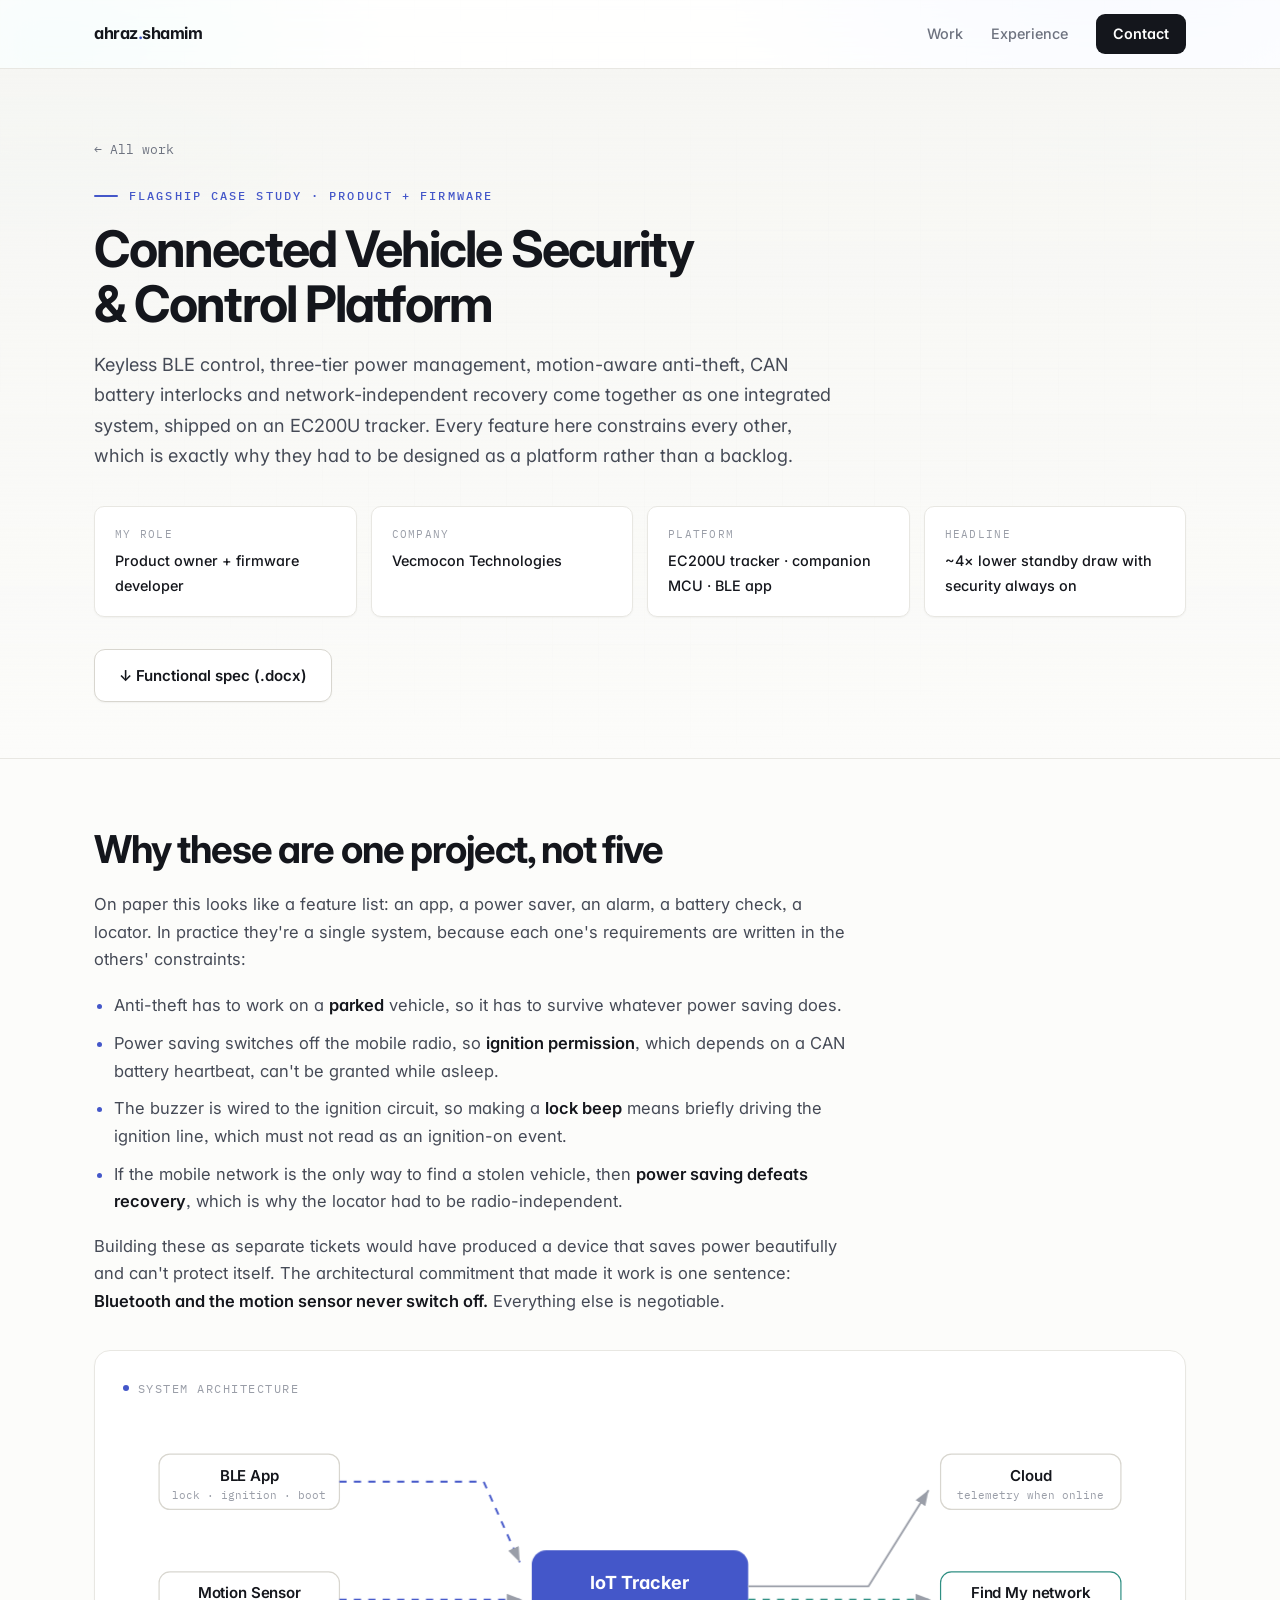
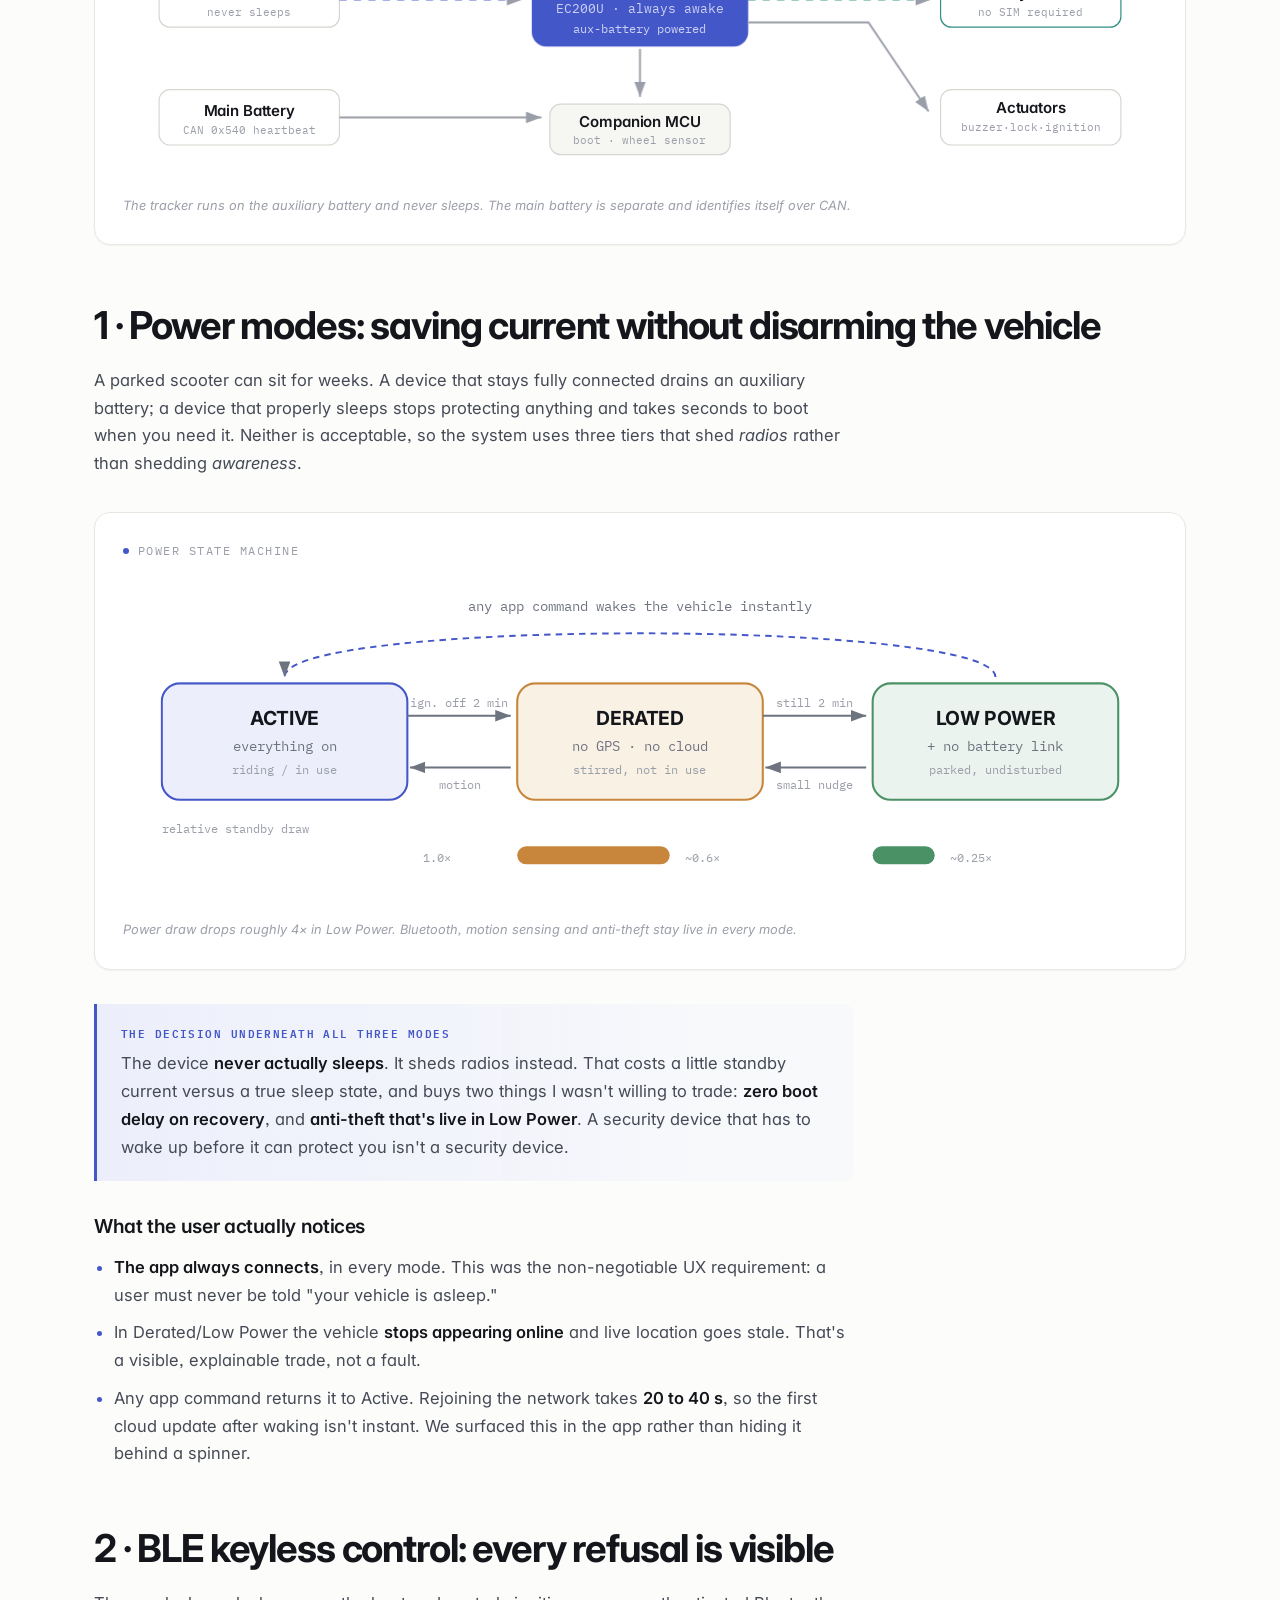
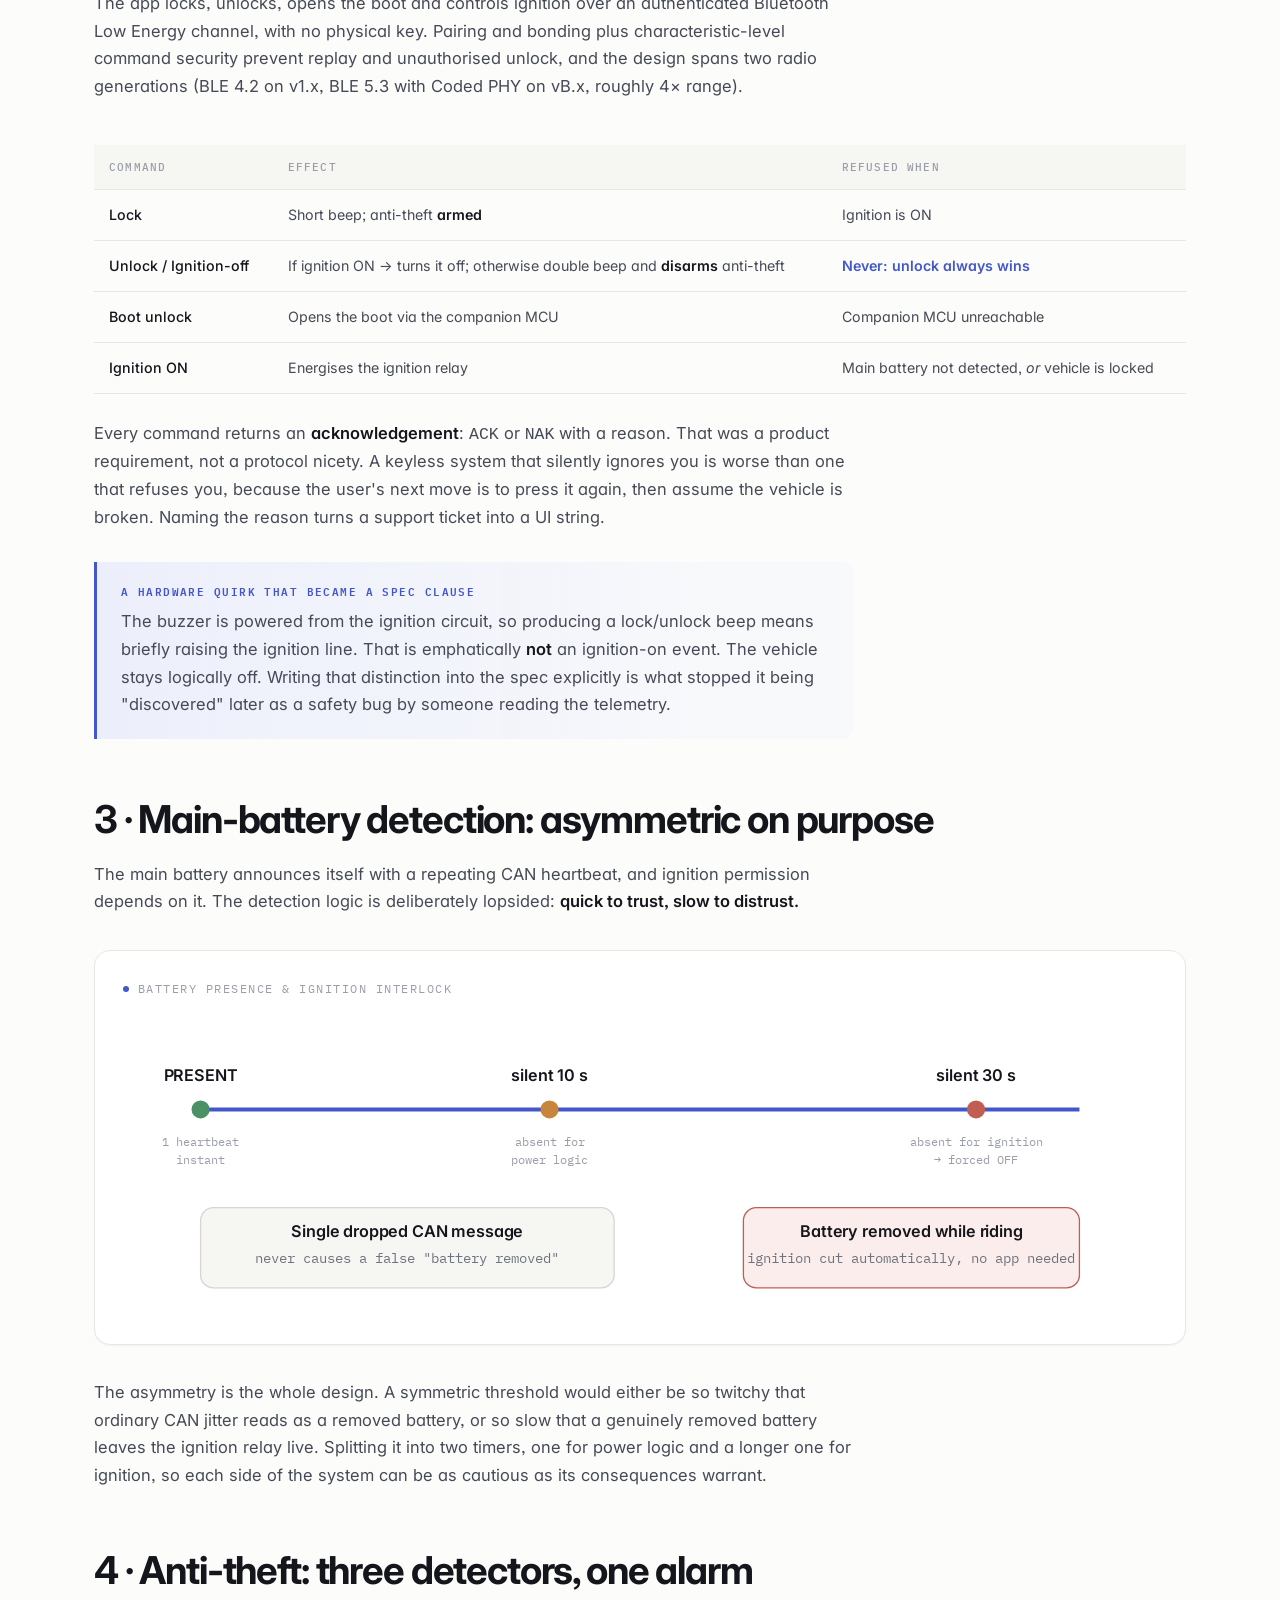
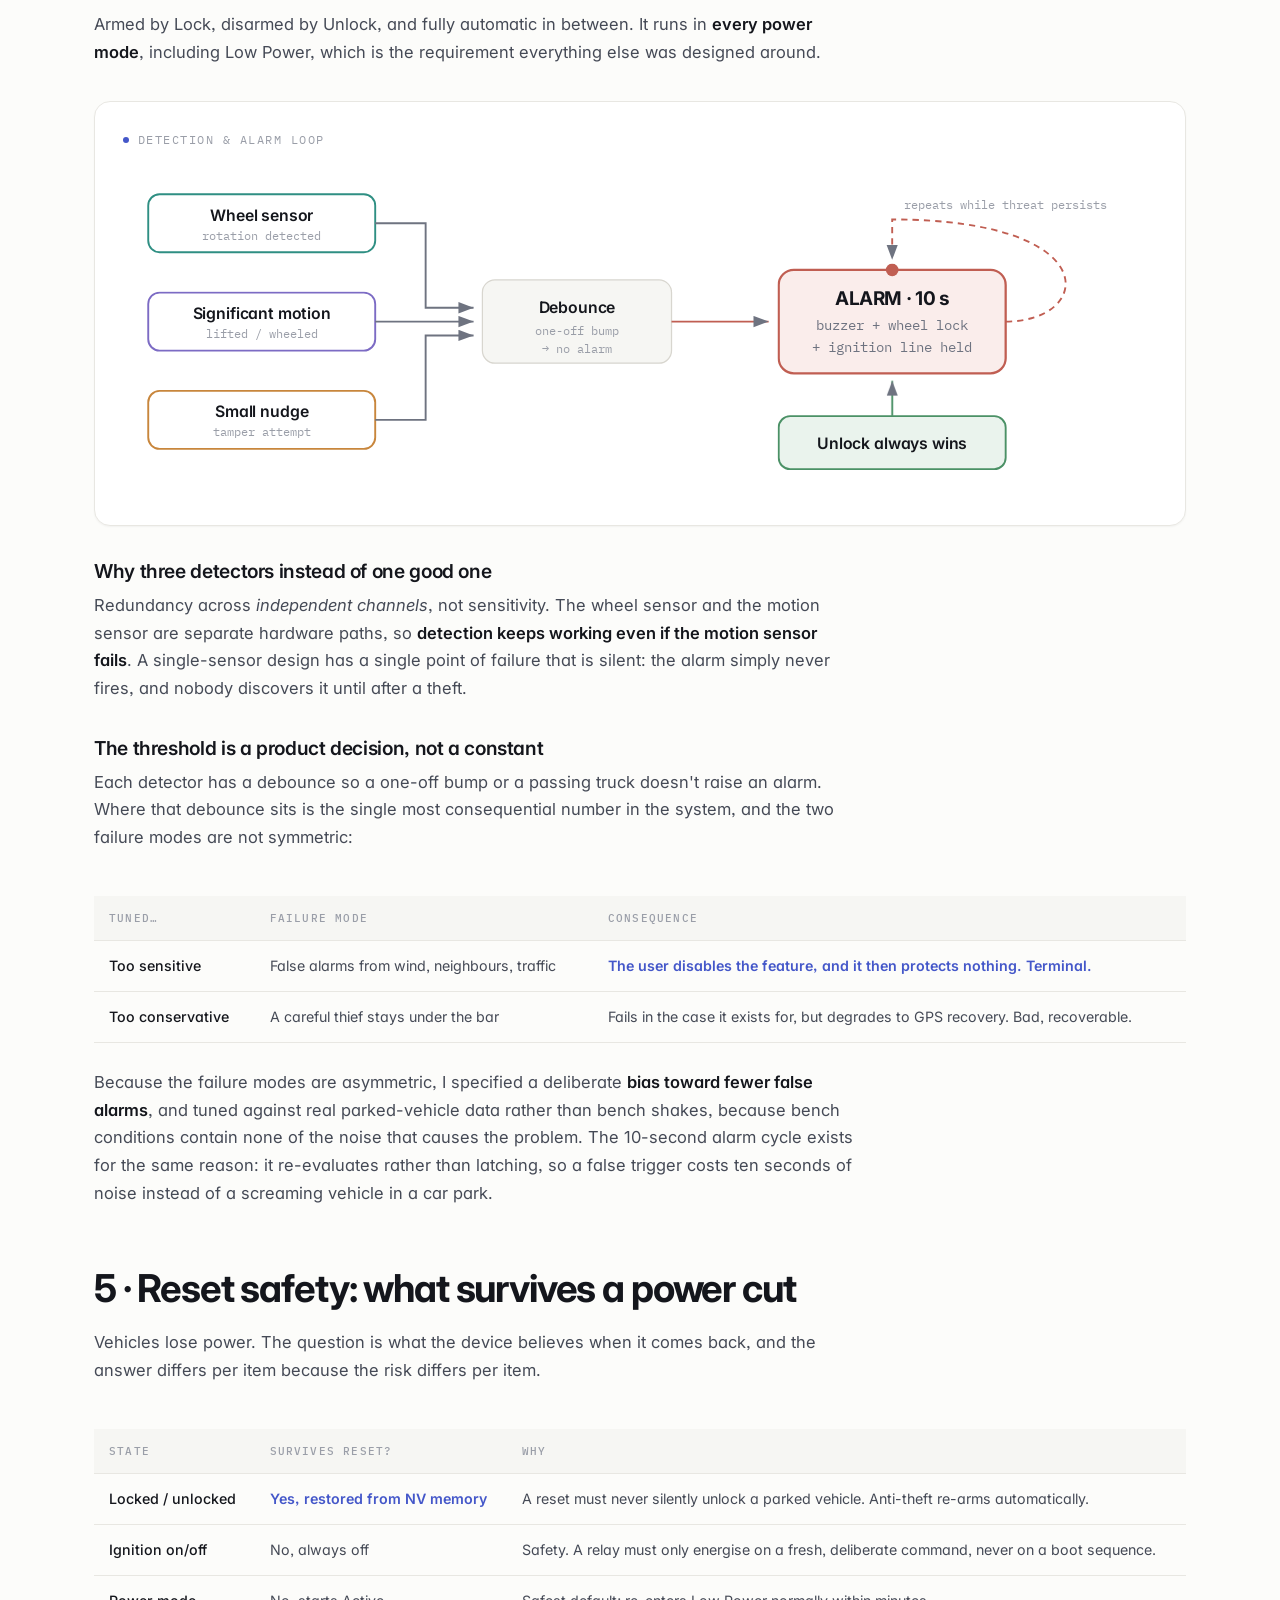
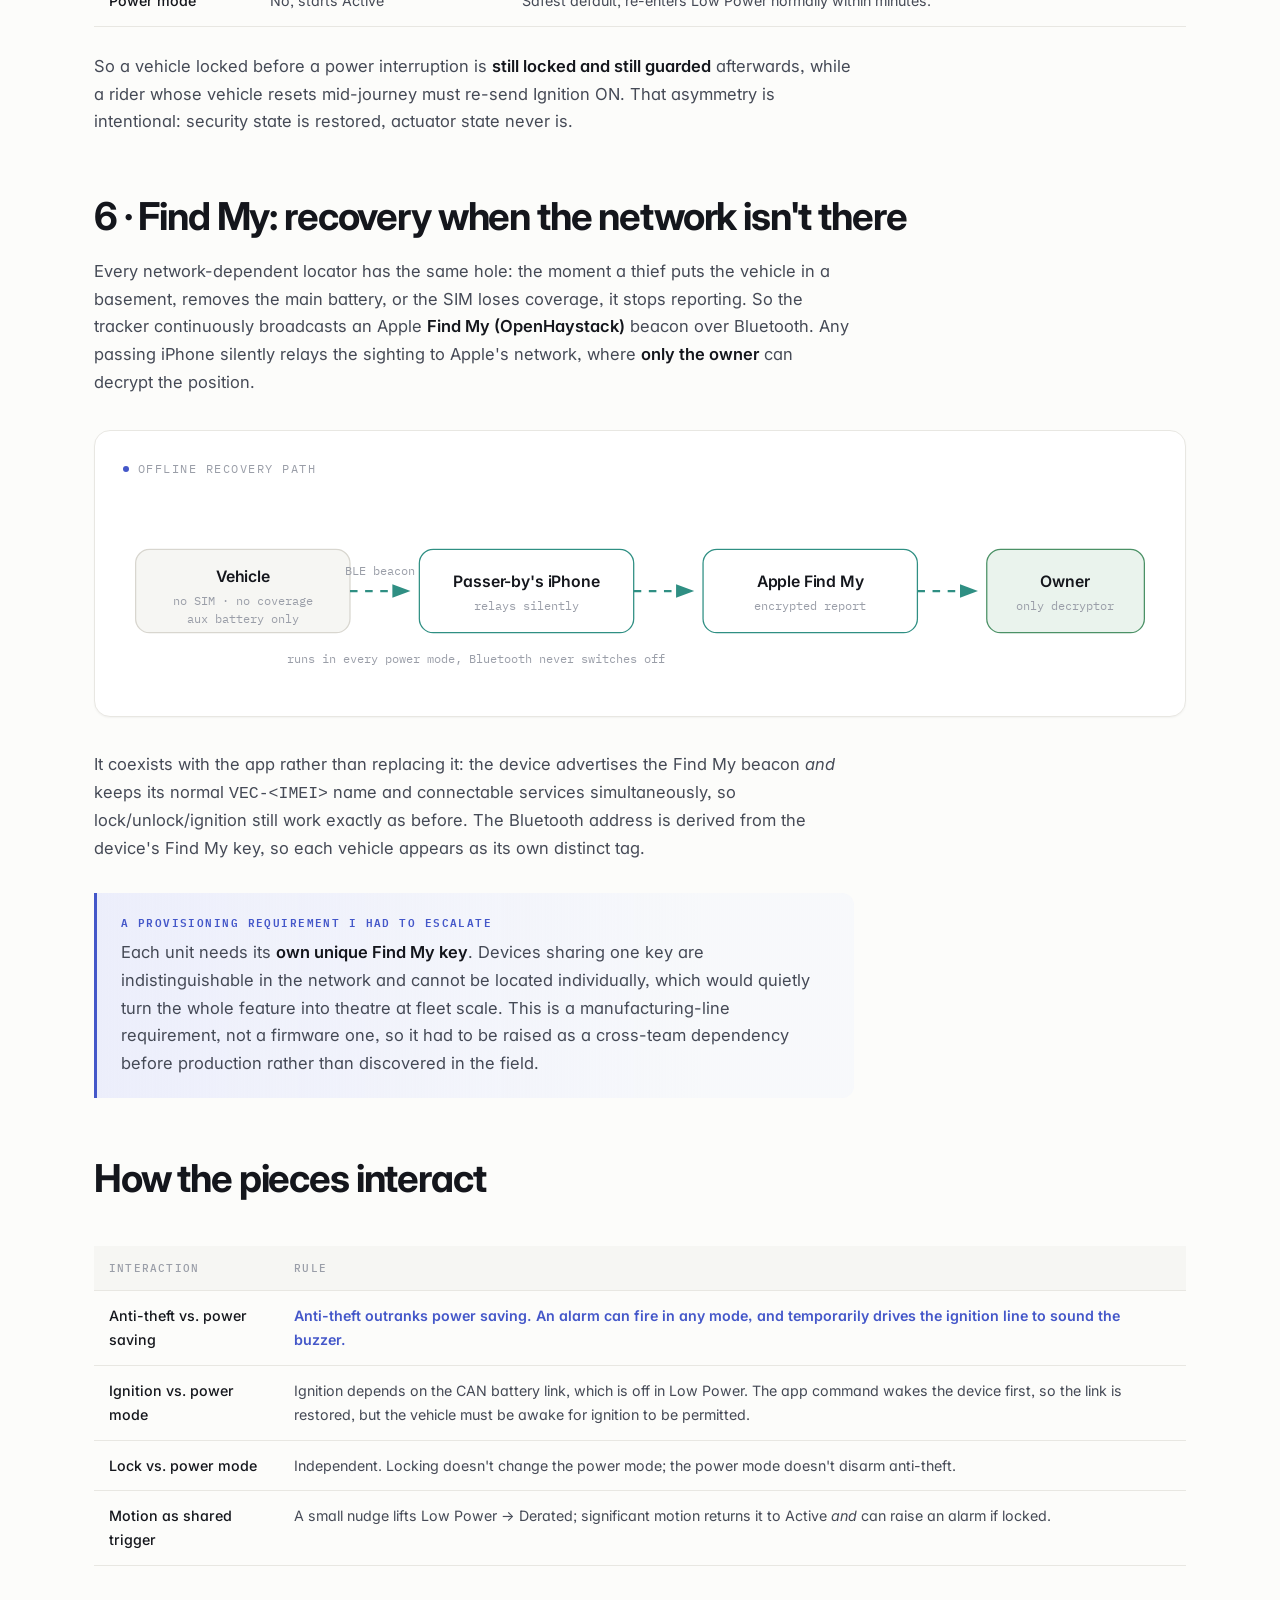
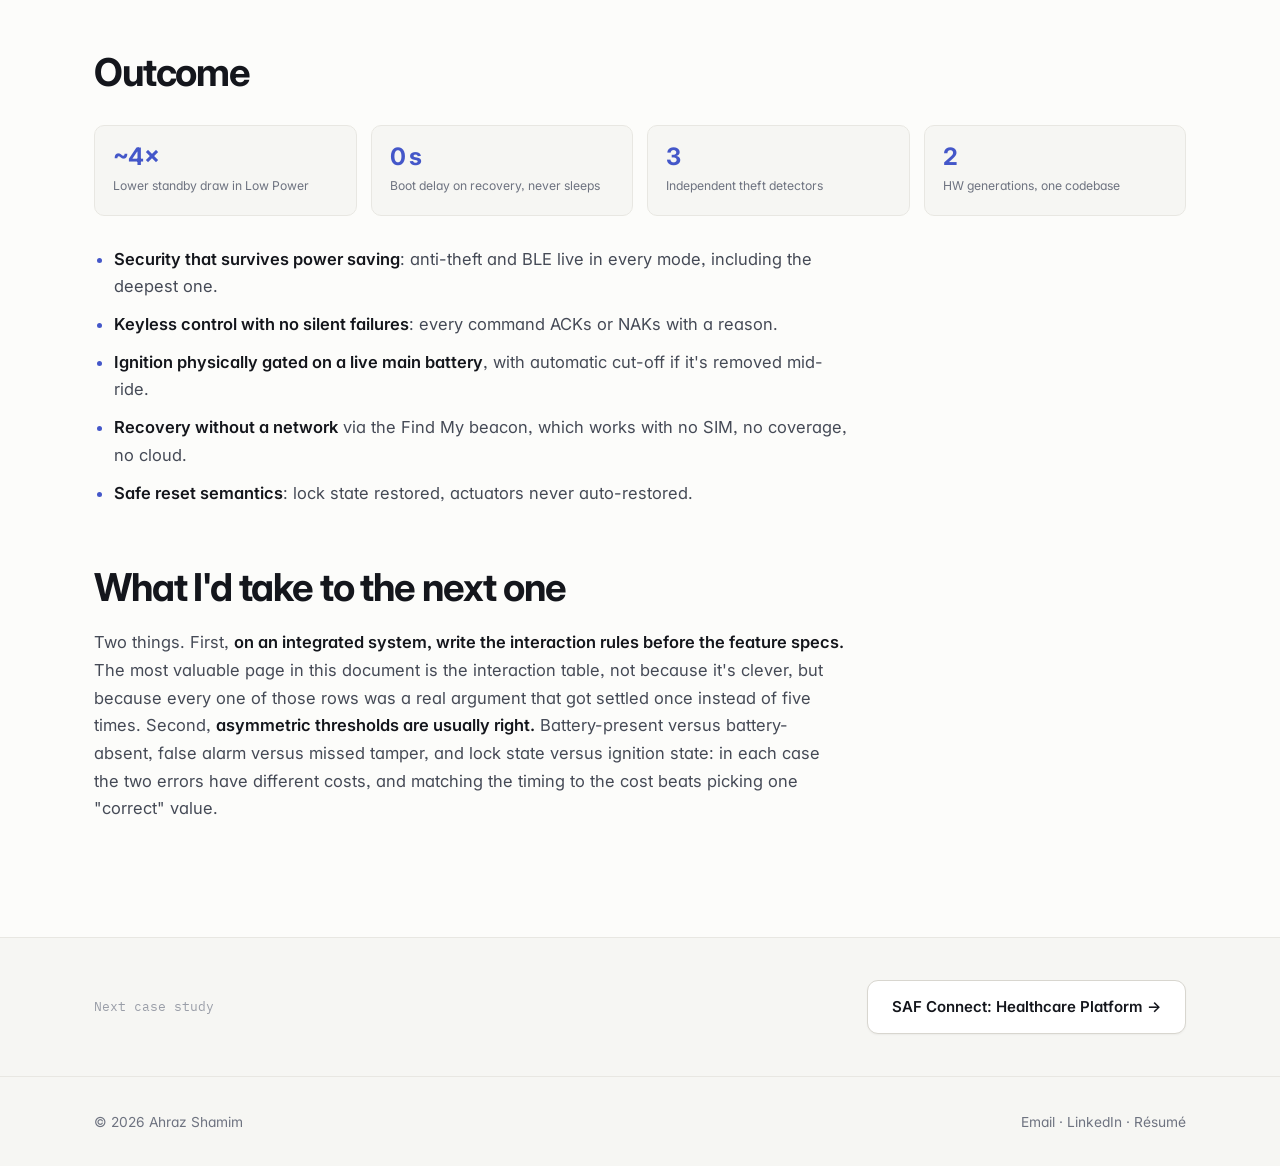
<file: projects/vehicle-platform.html>
<!DOCTYPE html>
<html lang="en">
<head>
<meta charset="utf-8">
<meta name="viewport" content="width=device-width, initial-scale=1">
<title>Connected Vehicle Security &amp; Control Platform, Ahraz Shamim</title>
<meta name="description" content="Case study: BLE keyless control, three-tier power management, motion-aware anti-theft, CAN battery interlocks and offline Find My recovery come together as one integrated vehicle platform.">
<link rel="icon" href="data:image/svg+xml,<svg xmlns='http://www.w3.org/2000/svg' viewBox='0 0 100 100'><rect width='100' height='100' rx='22' fill='%234457c9'/><text y='72' x='50' text-anchor='middle' font-size='58' font-family='sans-serif' font-weight='bold' fill='white'>A</text></svg>">
<link rel="preconnect" href="https://fonts.googleapis.com">
<link rel="preconnect" href="https://fonts.gstatic.com" crossorigin>
<link href="https://fonts.googleapis.com/css2?family=Inter:wght@400;500;600;700;800&family=IBM+Plex+Mono:wght@400;500;600&display=swap" rel="stylesheet">
<link rel="stylesheet" href="../styles.css">
</head>
<body>
<div class="progress" id="progress"></div>

<nav class="nav">
  <div class="nav-inner">
    <a href="../index.html" class="brand">ahraz<span>.</span>shamim</a>
    <div class="nav-links">
      <a href="../index.html#work" class="hide-sm">Work</a>
      <a href="../index.html#experience" class="hide-sm">Experience</a>
      <a href="../index.html#contact" class="cta">Contact</a>
    </div>
  </div>
</nav>

<main>
<header class="cs-hero">
  <div class="wrap">
    <a class="back" href="../index.html#work">← All work</a>
    <p class="eyebrow">Flagship case study · Product + firmware</p>
    <h1 class="cs-title">Connected Vehicle Security<br>&amp; Control Platform</h1>
    <p class="lede">
      Keyless BLE control, three-tier power management, motion-aware anti-theft, CAN battery interlocks and
      network-independent recovery come together as one integrated system, shipped on an EC200U tracker. Every
      feature here constrains every other, which is exactly why they had to be designed as a platform rather than
      a backlog.
    </p>
    <dl class="cs-facts">
      <div><dt>My role</dt><dd>Product owner + firmware developer</dd></div>
      <div><dt>Company</dt><dd>Vecmocon Technologies</dd></div>
      <div><dt>Platform</dt><dd>EC200U tracker · companion MCU · BLE app</dd></div>
      <div><dt>Headline</dt><dd>~4× lower standby draw with security always on</dd></div>
    </dl>
    <div class="btn-row">
      <a class="btn btn-ghost" href="../assets/Vehicle-Features-Functional-Guide.docx" download>↓ Functional spec (.docx)</a>
    </div>
  </div>
</header>

<div class="cs-body">
<div class="wrap">

<h2>Why these are one project, not five</h2>
<p>
  On paper this looks like a feature list: an app, a power saver, an alarm, a battery check, a locator. In practice
  they're a single system, because each one's requirements are written in the others' constraints:
</p>
<ul>
  <li>Anti-theft has to work on a <strong>parked</strong> vehicle, so it has to survive whatever power saving does.</li>
  <li>Power saving switches off the mobile radio, so <strong>ignition permission</strong>, which depends on a CAN
    battery heartbeat, can't be granted while asleep.</li>
  <li>The buzzer is wired to the ignition circuit, so making a <strong>lock beep</strong> means briefly driving the
    ignition line, which must not read as an ignition-on event.</li>
  <li>If the mobile network is the only way to find a stolen vehicle, then <strong>power saving defeats recovery</strong>,
    which is why the locator had to be radio-independent.</li>
</ul>
<p>
  Building these as separate tickets would have produced a device that saves power beautifully and can't protect itself.
  The architectural commitment that made it work is one sentence: <strong>Bluetooth and the motion sensor never switch
  off.</strong> Everything else is negotiable.
</p>

<div class="fig reveal">
  <div class="fig-title">System architecture</div>
  <svg viewBox="0 0 860 300" xmlns="http://www.w3.org/2000/svg" role="img" aria-label="System architecture: BLE app and sensors feed the IoT tracker, which drives outputs, cloud and the Find My network">
    <defs>
      <marker id="ah" markerWidth="9" markerHeight="9" refX="8" refY="3" orient="auto">
        <path d="M0,0 L0,6 L8,3 z" fill="#9a9ea8"/>
      </marker>
    </defs>
    <!-- centre node -->
    <rect x="340" y="110" width="180" height="80" rx="12" fill="#4457c9" class="fade-el" style="animation-delay:.1s"/>
    <text x="430" y="142" text-anchor="middle" fill="#fff" style="font-family:'Inter',sans-serif;font-size:15px;font-weight:700" class="fade-el">IoT Tracker</text>
    <text x="430" y="162" text-anchor="middle" fill="#ccd2f2" style="font-family:'IBM Plex Mono',monospace;font-size:11px" class="fade-el">EC200U · always awake</text>
    <text x="430" y="179" text-anchor="middle" fill="#ccd2f2" style="font-family:'IBM Plex Mono',monospace;font-size:10px" class="fade-el">aux-battery powered</text>

    <!-- inputs left -->
    <g class="fade-el" style="animation-delay:.25s">
      <rect x="30" y="30" width="150" height="46" rx="9" fill="#fff" stroke="#d8d6cf"/>
      <text x="105" y="52" text-anchor="middle" class="svg-title">BLE App</text>
      <text x="105" y="67" text-anchor="middle" class="svg-label-sm">lock · ignition · boot</text>
    </g>
    <g class="fade-el" style="animation-delay:.35s">
      <rect x="30" y="128" width="150" height="46" rx="9" fill="#fff" stroke="#d8d6cf"/>
      <text x="105" y="150" text-anchor="middle" class="svg-title">Motion Sensor</text>
      <text x="105" y="165" text-anchor="middle" class="svg-label-sm">never sleeps</text>
    </g>
    <g class="fade-el" style="animation-delay:.45s">
      <rect x="30" y="226" width="150" height="46" rx="9" fill="#fff" stroke="#d8d6cf"/>
      <text x="105" y="248" text-anchor="middle" class="svg-title">Main Battery</text>
      <text x="105" y="263" text-anchor="middle" class="svg-label-sm">CAN 0x540 heartbeat</text>
    </g>

    <!-- outputs right -->
    <g class="fade-el" style="animation-delay:.55s">
      <rect x="680" y="30" width="150" height="46" rx="9" fill="#fff" stroke="#d8d6cf"/>
      <text x="755" y="52" text-anchor="middle" class="svg-title">Cloud</text>
      <text x="755" y="67" text-anchor="middle" class="svg-label-sm">telemetry when online</text>
    </g>
    <g class="fade-el" style="animation-delay:.65s">
      <rect x="680" y="128" width="150" height="46" rx="9" fill="#fff" stroke="#2f8f83"/>
      <text x="755" y="150" text-anchor="middle" class="svg-title">Find My network</text>
      <text x="755" y="165" text-anchor="middle" class="svg-label-sm">no SIM required</text>
    </g>
    <g class="fade-el" style="animation-delay:.75s">
      <rect x="680" y="226" width="150" height="46" rx="9" fill="#fff" stroke="#d8d6cf"/>
      <text x="755" y="245" text-anchor="middle" class="svg-title">Actuators</text>
      <text x="755" y="260" text-anchor="middle" class="svg-label-sm">buzzer·lock·ignition</text>
    </g>

    <!-- companion MCU -->
    <g class="fade-el" style="animation-delay:.85s">
      <rect x="355" y="238" width="150" height="42" rx="9" fill="#f6f6f3" stroke="#d8d6cf"/>
      <text x="430" y="257" text-anchor="middle" class="svg-title">Companion MCU</text>
      <text x="430" y="271" text-anchor="middle" class="svg-label-sm">boot · wheel sensor</text>
    </g>

    <g stroke="#9a9ea8" stroke-width="1.6" fill="none" marker-end="url(#ah)">
      <path d="M180,53 L300,53 L330,120" class="flow-dash" stroke="#4457c9"/>
      <path d="M180,151 L332,151" class="flow-dash" stroke="#4457c9"/>
      <path d="M180,249 L348,249"/>
      <path d="M520,140 L620,140 L670,60"/>
      <path d="M520,151 L672,151" stroke="#2f8f83" class="flow-dash"/>
      <path d="M520,170 L620,170 L670,244"/>
      <path d="M430,192 L430,232"/>
    </g>
  </svg>
  <p class="fig-note">The tracker runs on the auxiliary battery and never sleeps. The main battery is separate and identifies itself over CAN.</p>
</div>

<h2>1 · Power modes: saving current without disarming the vehicle</h2>
<p>
  A parked scooter can sit for weeks. A device that stays fully connected drains an auxiliary battery; a device that
  properly sleeps stops protecting anything and takes seconds to boot when you need it. Neither is acceptable, so the
  system uses three tiers that shed <em>radios</em> rather than shedding <em>awareness</em>.
</p>

<div class="fig reveal">
  <div class="fig-title">Power state machine</div>
  <svg viewBox="0 0 800 250" xmlns="http://www.w3.org/2000/svg" role="img" aria-label="Three power states: Active, Derated and Low Power, with the transitions between them">
    <defs>
      <marker id="ah2" markerWidth="9" markerHeight="9" refX="8" refY="3" orient="auto"><path d="M0,0 L0,6 L8,3 z" fill="#6e7380"/></marker>
    </defs>
    <g class="fade-el">
      <rect x="30" y="80" width="190" height="90" rx="14" fill="#eceefb" stroke="#4457c9" stroke-width="1.6"/>
      <text x="125" y="112" text-anchor="middle" class="svg-val" fill="#313f9e">ACTIVE</text>
      <text x="125" y="132" text-anchor="middle" class="svg-label">everything on</text>
      <text x="125" y="150" text-anchor="middle" class="svg-label-sm">riding / in use</text>
    </g>
    <g class="fade-el" style="animation-delay:.2s">
      <rect x="305" y="80" width="190" height="90" rx="14" fill="#faf1e5" stroke="#c8863c" stroke-width="1.6"/>
      <text x="400" y="112" text-anchor="middle" class="svg-val" fill="#96632a">DERATED</text>
      <text x="400" y="132" text-anchor="middle" class="svg-label">no GPS · no cloud</text>
      <text x="400" y="150" text-anchor="middle" class="svg-label-sm">stirred, not in use</text>
    </g>
    <g class="fade-el" style="animation-delay:.4s">
      <rect x="580" y="80" width="190" height="90" rx="14" fill="#eaf3ed" stroke="#4b9166" stroke-width="1.6"/>
      <text x="675" y="112" text-anchor="middle" class="svg-val" fill="#35714f">LOW POWER</text>
      <text x="675" y="132" text-anchor="middle" class="svg-label">+ no battery link</text>
      <text x="675" y="150" text-anchor="middle" class="svg-label-sm">parked, undisturbed</text>
    </g>

    <g stroke="#6e7380" stroke-width="1.5" fill="none" marker-end="url(#ah2)">
      <path d="M220,105 L300,105"/>
      <path d="M495,105 L575,105"/>
      <path d="M575,145 L497,145"/>
      <path d="M300,145 L222,145"/>
      <path d="M675,75 C675,30 125,30 125,75" stroke="#4457c9" stroke-dasharray="5 4"/>
    </g>
    <text x="260" y="98" text-anchor="middle" class="svg-label-sm">ign. off 2 min</text>
    <text x="535" y="98" text-anchor="middle" class="svg-label-sm">still 2 min</text>
    <text x="535" y="162" text-anchor="middle" class="svg-label-sm">small nudge</text>
    <text x="261" y="162" text-anchor="middle" class="svg-label-sm">motion</text>
    <text x="400" y="24" text-anchor="middle" class="svg-label" fill="#4457c9">any app command wakes the vehicle instantly</text>

    <!-- power bars -->
    <g transform="translate(0,196)">
      <text x="30" y="0" class="svg-label-sm">relative standby draw</text>
      <rect x="30" y="10" width="190" height="14" rx="7" fill="#4457c9" class="grow" style="transform-origin:left;animation-name:growX"/>
      <rect x="305" y="10" width="118" height="14" rx="7" fill="#c8863c"/>
      <rect x="580" y="10" width="48" height="14" rx="7" fill="#4b9166"/>
      <text x="232" y="22" class="svg-label-sm">1.0×</text>
      <text x="435" y="22" class="svg-label-sm">~0.6×</text>
      <text x="640" y="22" class="svg-label-sm" fill="#35714f">~0.25×</text>
    </g>
  </svg>
  <p class="fig-note">Power draw drops roughly 4× in Low Power. Bluetooth, motion sensing and anti-theft stay live in every mode.</p>
</div>

<div class="callout">
  <span class="lab">The decision underneath all three modes</span>
  <p>
    The device <strong>never actually sleeps</strong>. It sheds radios instead. That costs a little standby current
    versus a true sleep state, and buys two things I wasn't willing to trade: <strong>zero boot delay on recovery</strong>,
    and <strong>anti-theft that's live in Low Power</strong>. A security device that has to wake up before it can
    protect you isn't a security device.
  </p>
</div>

<h3>What the user actually notices</h3>
<ul>
  <li><strong>The app always connects</strong>, in every mode. This was the non-negotiable UX requirement: a user must
    never be told "your vehicle is asleep."</li>
  <li>In Derated/Low Power the vehicle <strong>stops appearing online</strong> and live location goes stale. That's a
    visible, explainable trade, not a fault.</li>
  <li>Any app command returns it to Active. Rejoining the network takes <strong>20 to 40 s</strong>, so the first cloud
    update after waking isn't instant. We surfaced this in the app rather than hiding it behind a spinner.</li>
</ul>

<h2>2 · BLE keyless control: every refusal is visible</h2>
<p>
  The app locks, unlocks, opens the boot and controls ignition over an authenticated Bluetooth Low Energy channel, with
  no physical key. Pairing and bonding plus characteristic-level command security prevent replay and unauthorised unlock,
  and the design spans two radio generations (BLE 4.2 on v1.x, BLE 5.3 with Coded PHY on vB.x, roughly 4× range).
</p>

<div class="table-scroll">
<table>
  <thead><tr><th>Command</th><th>Effect</th><th>Refused when</th></tr></thead>
  <tbody>
    <tr><td>Lock</td><td>Short beep; anti-theft <strong>armed</strong></td><td>Ignition is ON</td></tr>
    <tr><td>Unlock / Ignition-off</td><td>If ignition ON → turns it off; otherwise double beep and <strong>disarms</strong> anti-theft</td><td class="hl">Never: unlock always wins</td></tr>
    <tr><td>Boot unlock</td><td>Opens the boot via the companion MCU</td><td>Companion MCU unreachable</td></tr>
    <tr><td>Ignition ON</td><td>Energises the ignition relay</td><td>Main battery not detected, <em>or</em> vehicle is locked</td></tr>
  </tbody>
</table>
</div>

<p>
  Every command returns an <strong>acknowledgement</strong>: <code>ACK</code> or <code>NAK</code> with a reason. That
  was a product requirement, not a protocol nicety. A keyless system that silently ignores you is worse than one that
  refuses you, because the user's next move is to press it again, then assume the vehicle is broken. Naming the reason
  turns a support ticket into a UI string.
</p>

<div class="callout">
  <span class="lab">A hardware quirk that became a spec clause</span>
  <p>
    The buzzer is powered from the ignition circuit, so producing a lock/unlock beep means briefly raising the ignition
    line. That is emphatically <strong>not</strong> an ignition-on event. The vehicle stays logically off. Writing that
    distinction into the spec explicitly is what stopped it being "discovered" later as a safety bug by someone reading
    the telemetry.
  </p>
</div>

<h2>3 · Main-battery detection: asymmetric on purpose</h2>
<p>
  The main battery announces itself with a repeating CAN heartbeat, and ignition permission depends on it. The detection
  logic is deliberately lopsided: <strong>quick to trust, slow to distrust.</strong>
</p>

<div class="fig reveal">
  <div class="fig-title">Battery presence &amp; ignition interlock</div>
  <svg viewBox="0 0 800 230" xmlns="http://www.w3.org/2000/svg" role="img" aria-label="Battery heartbeat timing: present is instant, absent for power logic at 10 seconds, absent for ignition at 30 seconds">
    <line x1="60" y1="70" x2="740" y2="70" stroke="#e8e7e2" stroke-width="2"/>
    <path d="M60,70 L740,70" stroke="#4457c9" stroke-width="3" class="draw" fill="none"/>

    <g class="fade-el">
      <circle cx="60" cy="70" r="7" fill="#4b9166"/>
      <text x="60" y="48" text-anchor="middle" class="svg-title" fill="#35714f">PRESENT</text>
      <text x="60" y="98" text-anchor="middle" class="svg-label-sm">1 heartbeat</text>
      <text x="60" y="112" text-anchor="middle" class="svg-label-sm">instant</text>
    </g>
    <g class="fade-el" style="animation-delay:.35s">
      <circle cx="330" cy="70" r="7" fill="#c8863c"/>
      <text x="330" y="48" text-anchor="middle" class="svg-title" fill="#96632a">silent 10 s</text>
      <text x="330" y="98" text-anchor="middle" class="svg-label-sm">absent for</text>
      <text x="330" y="112" text-anchor="middle" class="svg-label-sm">power logic</text>
    </g>
    <g class="fade-el" style="animation-delay:.7s">
      <circle cx="660" cy="70" r="7" fill="#c05e52"/>
      <text x="660" y="48" text-anchor="middle" class="svg-title" fill="#9c463c">silent 30 s</text>
      <text x="660" y="98" text-anchor="middle" class="svg-label-sm">absent for ignition</text>
      <text x="660" y="112" text-anchor="middle" class="svg-label-sm">→ forced OFF</text>
    </g>

    <g class="fade-el" style="animation-delay:.9s">
      <rect x="480" y="146" width="260" height="62" rx="10" fill="#faedeb" stroke="#c05e52"/>
      <text x="610" y="169" text-anchor="middle" class="svg-title" fill="#9c463c">Battery removed while riding</text>
      <text x="610" y="189" text-anchor="middle" class="svg-label">ignition cut automatically, no app needed</text>
    </g>
    <g class="fade-el" style="animation-delay:.55s">
      <rect x="60" y="146" width="320" height="62" rx="10" fill="#f6f6f3" stroke="#d8d6cf"/>
      <text x="220" y="169" text-anchor="middle" class="svg-title">Single dropped CAN message</text>
      <text x="220" y="189" text-anchor="middle" class="svg-label">never causes a false "battery removed"</text>
    </g>
  </svg>
</div>

<p>
  The asymmetry is the whole design. A symmetric threshold would either be so twitchy that ordinary CAN jitter reads as
  a removed battery, or so slow that a genuinely removed battery leaves the ignition relay live. Splitting it into two
  timers, one for power logic and a longer one for ignition, so each side of the system can be as cautious as its
  consequences warrant.
</p>

<h2>4 · Anti-theft: three detectors, one alarm</h2>
<p>
  Armed by Lock, disarmed by Unlock, and fully automatic in between. It runs in <strong>every power mode</strong>,
  including Low Power, which is the requirement everything else was designed around.
</p>

<div class="fig reveal">
  <div class="fig-title">Detection &amp; alarm loop</div>
  <svg viewBox="0 0 820 260" xmlns="http://www.w3.org/2000/svg" role="img" aria-label="Three independent detectors feed one alarm which repeats in ten second cycles until the threat stops or unlock is sent">
    <defs><marker id="ah3" markerWidth="9" markerHeight="9" refX="8" refY="3" orient="auto"><path d="M0,0 L0,6 L8,3 z" fill="#6e7380"/></marker></defs>

    <g class="fade-el">
      <rect x="20" y="20" width="180" height="46" rx="9" fill="#fff" stroke="#2f8f83" stroke-width="1.5"/>
      <text x="110" y="41" text-anchor="middle" class="svg-title">Wheel sensor</text>
      <text x="110" y="56" text-anchor="middle" class="svg-label-sm">rotation detected</text>
    </g>
    <g class="fade-el" style="animation-delay:.15s">
      <rect x="20" y="98" width="180" height="46" rx="9" fill="#fff" stroke="#7c6bc4" stroke-width="1.5"/>
      <text x="110" y="119" text-anchor="middle" class="svg-title">Significant motion</text>
      <text x="110" y="134" text-anchor="middle" class="svg-label-sm">lifted / wheeled</text>
    </g>
    <g class="fade-el" style="animation-delay:.3s">
      <rect x="20" y="176" width="180" height="46" rx="9" fill="#fff" stroke="#c8863c" stroke-width="1.5"/>
      <text x="110" y="197" text-anchor="middle" class="svg-title">Small nudge</text>
      <text x="110" y="212" text-anchor="middle" class="svg-label-sm">tamper attempt</text>
    </g>

    <g class="fade-el" style="animation-delay:.45s">
      <rect x="285" y="88" width="150" height="66" rx="10" fill="#f6f6f3" stroke="#d8d6cf"/>
      <text x="360" y="114" text-anchor="middle" class="svg-title">Debounce</text>
      <text x="360" y="132" text-anchor="middle" class="svg-label-sm">one-off bump</text>
      <text x="360" y="146" text-anchor="middle" class="svg-label-sm">→ no alarm</text>
    </g>

    <g class="fade-el" style="animation-delay:.6s">
      <rect x="520" y="80" width="180" height="82" rx="12" fill="#faedeb" stroke="#c05e52" stroke-width="1.8"/>
      <text x="610" y="108" text-anchor="middle" class="svg-val" fill="#9c463c">ALARM · 10 s</text>
      <text x="610" y="128" text-anchor="middle" class="svg-label">buzzer + wheel lock</text>
      <text x="610" y="145" text-anchor="middle" class="svg-label">+ ignition line held</text>
      <circle cx="610" cy="80" r="5" fill="#c05e52" class="pulse-el"/>
    </g>

    <g stroke="#6e7380" stroke-width="1.5" fill="none" marker-end="url(#ah3)">
      <path d="M200,43 L240,43 L240,110 L278,110"/>
      <path d="M200,121 L278,121"/>
      <path d="M200,199 L240,199 L240,132 L278,132"/>
      <path d="M435,121 L512,121" stroke="#c05e52"/>
      <path d="M700,121 C770,121 780,40 610,40 L610,72" stroke="#c05e52" stroke-dasharray="5 4"/>
    </g>
    <text x="700" y="32" text-anchor="middle" class="svg-label-sm" fill="#9c463c">repeats while threat persists</text>

    <g class="fade-el" style="animation-delay:.8s">
      <rect x="520" y="196" width="180" height="42" rx="9" fill="#eaf3ed" stroke="#4b9166" stroke-width="1.5"/>
      <text x="610" y="222" text-anchor="middle" class="svg-title" fill="#35714f">Unlock always wins</text>
    </g>
    <path d="M610,196 L610,168" stroke="#4b9166" stroke-width="1.5" marker-end="url(#ah3)" fill="none"/>
  </svg>
</div>

<h3>Why three detectors instead of one good one</h3>
<p>
  Redundancy across <em>independent channels</em>, not sensitivity. The wheel sensor and the motion sensor are separate
  hardware paths, so <strong>detection keeps working even if the motion sensor fails</strong>. A single-sensor design
  has a single point of failure that is silent: the alarm simply never fires, and nobody discovers it until after a
  theft.
</p>

<h3>The threshold is a product decision, not a constant</h3>
<p>
  Each detector has a debounce so a one-off bump or a passing truck doesn't raise an alarm. Where that debounce sits is
  the single most consequential number in the system, and the two failure modes are not symmetric:
</p>
<div class="table-scroll">
<table>
  <thead><tr><th>Tuned…</th><th>Failure mode</th><th>Consequence</th></tr></thead>
  <tbody>
    <tr>
      <td>Too sensitive</td><td>False alarms from wind, neighbours, traffic</td>
      <td class="hl">The user disables the feature, and it then protects nothing. Terminal.</td>
    </tr>
    <tr>
      <td>Too conservative</td><td>A careful thief stays under the bar</td>
      <td>Fails in the case it exists for, but degrades to GPS recovery. Bad, recoverable.</td>
    </tr>
  </tbody>
</table>
</div>
<p>
  Because the failure modes are asymmetric, I specified a deliberate <strong>bias toward fewer false alarms</strong>, and
  tuned against real parked-vehicle data rather than bench shakes, because bench conditions contain none of the noise that
  causes the problem. The 10-second alarm cycle exists for the same reason: it re-evaluates rather than latching, so a
  false trigger costs ten seconds of noise instead of a screaming vehicle in a car park.
</p>

<h2>5 · Reset safety: what survives a power cut</h2>
<p>
  Vehicles lose power. The question is what the device believes when it comes back, and the answer differs per item
  because the risk differs per item.
</p>
<div class="table-scroll">
<table>
  <thead><tr><th>State</th><th>Survives reset?</th><th>Why</th></tr></thead>
  <tbody>
    <tr><td>Locked / unlocked</td><td class="hl">Yes, restored from NV memory</td><td>A reset must never silently unlock a parked vehicle. Anti-theft re-arms automatically.</td></tr>
    <tr><td>Ignition on/off</td><td>No, always off</td><td>Safety. A relay must only energise on a fresh, deliberate command, never on a boot sequence.</td></tr>
    <tr><td>Power mode</td><td>No, starts Active</td><td>Safest default; re-enters Low Power normally within minutes.</td></tr>
  </tbody>
</table>
</div>
<p>
  So a vehicle locked before a power interruption is <strong>still locked and still guarded</strong> afterwards, while a
  rider whose vehicle resets mid-journey must re-send Ignition ON. That asymmetry is intentional: security state is
  restored, actuator state never is.
</p>

<h2>6 · Find My: recovery when the network isn't there</h2>
<p>
  Every network-dependent locator has the same hole: the moment a thief puts the vehicle in a basement, removes the
  main battery, or the SIM loses coverage, it stops reporting. So the tracker continuously broadcasts an Apple
  <strong>Find My (OpenHaystack)</strong> beacon over Bluetooth. Any passing iPhone silently relays the sighting to
  Apple's network, where <strong>only the owner</strong> can decrypt the position.
</p>

<div class="fig reveal">
  <div class="fig-title">Offline recovery path</div>
  <svg viewBox="0 0 820 150" xmlns="http://www.w3.org/2000/svg" role="img" aria-label="Vehicle with no SIM broadcasts a BLE beacon to a passer-by's iPhone, which relays an encrypted report to Apple's network, decrypted only by the owner">
    <defs><marker id="ah4" markerWidth="9" markerHeight="9" refX="8" refY="3" orient="auto"><path d="M0,0 L0,6 L8,3 z" fill="#2f8f83"/></marker></defs>
    <g class="fade-el">
      <rect x="10" y="40" width="170" height="66" rx="11" fill="#f6f6f3" stroke="#d8d6cf"/>
      <text x="95" y="66" text-anchor="middle" class="svg-title">Vehicle</text>
      <text x="95" y="84" text-anchor="middle" class="svg-label-sm">no SIM · no coverage</text>
      <text x="95" y="98" text-anchor="middle" class="svg-label-sm">aux battery only</text>
    </g>
    <g class="fade-el" style="animation-delay:.25s">
      <rect x="235" y="40" width="170" height="66" rx="11" fill="#fff" stroke="#2f8f83"/>
      <text x="320" y="70" text-anchor="middle" class="svg-title">Passer-by's iPhone</text>
      <text x="320" y="88" text-anchor="middle" class="svg-label-sm">relays silently</text>
    </g>
    <g class="fade-el" style="animation-delay:.5s">
      <rect x="460" y="40" width="170" height="66" rx="11" fill="#fff" stroke="#2f8f83"/>
      <text x="545" y="70" text-anchor="middle" class="svg-title">Apple Find My</text>
      <text x="545" y="88" text-anchor="middle" class="svg-label-sm">encrypted report</text>
    </g>
    <g class="fade-el" style="animation-delay:.75s">
      <rect x="685" y="40" width="125" height="66" rx="11" fill="#eaf3ed" stroke="#4b9166"/>
      <text x="747" y="70" text-anchor="middle" class="svg-title" fill="#35714f">Owner</text>
      <text x="747" y="88" text-anchor="middle" class="svg-label-sm">only decryptor</text>
    </g>
    <g stroke="#2f8f83" stroke-width="1.8" fill="none" marker-end="url(#ah4)">
      <path d="M180,73 L228,73" class="flow-dash"/>
      <path d="M405,73 L453,73" class="flow-dash"/>
      <path d="M630,73 L678,73" class="flow-dash"/>
    </g>
    <text x="204" y="60" text-anchor="middle" class="svg-label-sm">BLE beacon</text>
    <text x="130" y="130" class="svg-label-sm" fill="#2f8f83">runs in every power mode, Bluetooth never switches off</text>
  </svg>
</div>

<p>
  It coexists with the app rather than replacing it: the device advertises the Find My beacon <em>and</em> keeps its
  normal <code>VEC-&lt;IMEI&gt;</code> name and connectable services simultaneously, so lock/unlock/ignition still work
  exactly as before. The Bluetooth address is derived from the device's Find My key, so each vehicle appears as its own
  distinct tag.
</p>

<div class="callout">
  <span class="lab">A provisioning requirement I had to escalate</span>
  <p>
    Each unit needs its <strong>own unique Find My key</strong>. Devices sharing one key are indistinguishable in the
    network and cannot be located individually, which would quietly turn the whole feature into theatre at fleet scale.
    This is a manufacturing-line requirement, not a firmware one, so it had to be raised as a cross-team dependency
    before production rather than discovered in the field.
  </p>
</div>

<h2>How the pieces interact</h2>
<div class="table-scroll">
<table>
  <thead><tr><th>Interaction</th><th>Rule</th></tr></thead>
  <tbody>
    <tr><td>Anti-theft vs. power saving</td><td class="hl">Anti-theft outranks power saving. An alarm can fire in any mode, and temporarily drives the ignition line to sound the buzzer.</td></tr>
    <tr><td>Ignition vs. power mode</td><td>Ignition depends on the CAN battery link, which is off in Low Power. The app command wakes the device first, so the link is restored, but the vehicle must be awake for ignition to be permitted.</td></tr>
    <tr><td>Lock vs. power mode</td><td>Independent. Locking doesn't change the power mode; the power mode doesn't disarm anti-theft.</td></tr>
    <tr><td>Motion as shared trigger</td><td>A small nudge lifts Low Power → Derated; significant motion returns it to Active <em>and</em> can raise an alarm if locked.</td></tr>
  </tbody>
</table>
</div>

<h2>Outcome</h2>
<div class="stat-row">
  <div class="stat-pill"><div class="v">~4×</div><div class="k">Lower standby draw in Low Power</div></div>
  <div class="stat-pill"><div class="v">0 s</div><div class="k">Boot delay on recovery, never sleeps</div></div>
  <div class="stat-pill"><div class="v">3</div><div class="k">Independent theft detectors</div></div>
  <div class="stat-pill"><div class="v">2</div><div class="k">HW generations, one codebase</div></div>
</div>
<ul>
  <li><strong>Security that survives power saving</strong>: anti-theft and BLE live in every mode, including the
    deepest one.</li>
  <li><strong>Keyless control with no silent failures</strong>: every command ACKs or NAKs with a reason.</li>
  <li><strong>Ignition physically gated on a live main battery</strong>, with automatic cut-off if it's removed mid-ride.</li>
  <li><strong>Recovery without a network</strong> via the Find My beacon, which works with no SIM, no coverage, no cloud.</li>
  <li><strong>Safe reset semantics</strong>: lock state restored, actuators never auto-restored.</li>
</ul>

<h2>What I'd take to the next one</h2>
<p>
  Two things. First, <strong>on an integrated system, write the interaction rules before the feature specs.</strong> The
  most valuable page in this document is the interaction table, not because it's clever, but because every one of those
  rows was a real argument that got settled once instead of five times. Second, <strong>asymmetric thresholds are
  usually right.</strong> Battery-present versus battery-absent, false alarm versus missed tamper, and lock state versus
  ignition state: in each case the two errors have different costs, and matching the timing to the cost beats picking
  one "correct" value.
</p>

</div>
</div>

<div class="next-cs">
  <div class="wrap" style="display:flex;flex-wrap:wrap;gap:16px;justify-content:space-between;align-items:center">
    <span style="color:var(--text-faint);font-family:var(--mono);font-size:.8rem">Next case study</span>
    <a class="btn btn-ghost" href="safnect.html">SAF Connect: Healthcare Platform →</a>
  </div>
</div>
</main>

<footer>
  <div class="wrap footer-inner">
    <span>© <span class="yr">2026</span> Ahraz Shamim</span>
    <span>
      <a href="mailto:shamimahraz@gmail.com">Email</a> ·
      <a href="https://www.linkedin.com/in/ahraz-shamim-6b9876194/" target="_blank" rel="noopener">LinkedIn</a> ·
      <a href="../assets/Ahraz-Shamim-Resume.pdf" download>Résumé</a>
    </span>
  </div>
</footer>
<script src="../site.js"></script>
</body>
</html>
</file>
<file: styles.css>
/* ==========================================================================
   Ahraz Shamim — Portfolio design system  ·  v2  ·  Light / technical
   ========================================================================== */

:root {
  /* surfaces — warm paper */
  --bg:            #fcfcfa;
  --bg-tint:       #f6f6f3;
  --bg-sunk:       #efefea;
  --bg-card:       #ffffff;
  --border:        #e8e7e2;
  --border-strong: #d8d6cf;

  /* ink — deep navy rather than black */
  --text:          #14161c;
  --text-mid:      #454a56;
  --text-dim:      #6e7380;
  --text-faint:    #9a9ea8;

  /* accent — calm indigo */
  --accent:        #4457c9;
  --accent-deep:   #313f9e;
  --accent-soft:   #eceefb;
  --accent-glow:   rgba(68, 87, 201, 0.13);

  /* supporting data colours — muted, earthy */
  --c1: #4457c9;   /* indigo */
  --c2: #2f8f83;   /* teal   */
  --c3: #c8863c;   /* clay   */
  --c4: #7c6bc4;   /* violet */
  --c5: #c05e52;   /* rust   */
  --c6: #4b9166;   /* sage   */

  /* tints of the above, for figure fills */
  --c1-soft: #eceefb;
  --c2-soft: #e6f2f0;
  --c3-soft: #faf1e5;
  --c5-soft: #faedeb;
  --c6-soft: #eaf3ed;

  --shadow-sm: 0 1px 2px rgba(20,22,28,.045);
  --shadow:    0 4px 14px rgba(20,22,28,.055), 0 1px 3px rgba(20,22,28,.035);
  --shadow-lg: 0 18px 44px rgba(20,22,28,.09), 0 4px 12px rgba(20,22,28,.045);

  /* Typography — Inter throughout, IBM Plex Mono for technical labels.
     To try a different heading face, change --display only (see font-preview.html). */
  --display: "Inter", -apple-system, BlinkMacSystemFont, "Segoe UI", Roboto, sans-serif;
  --sans:    "Inter", -apple-system, BlinkMacSystemFont, "Segoe UI", Roboto, sans-serif;
  --mono:    "IBM Plex Mono", "SF Mono", ui-monospace, Menlo, Consolas, monospace;

  --max: 1140px;
  --radius: 16px;
  --radius-sm: 10px;
}

/* --- reset ---------------------------------------------------------------- */
*, *::before, *::after { box-sizing: border-box; }
html { scroll-behavior: smooth; scroll-padding-top: 92px; -webkit-text-size-adjust: 100%; }
body {
  margin: 0;
  background: var(--bg);
  color: var(--text);
  font-family: var(--sans);
  font-size: 16.5px;
  line-height: 1.68;
  -webkit-font-smoothing: antialiased;
  -moz-osx-font-smoothing: grayscale;
  overflow-x: hidden;
  /* cv11 = single-storey g · ss03 = curved £/₹ · calt/liga on */
  font-feature-settings: "cv11" 1, "ss03" 1, "calt" 1;
  font-variant-numeric: proportional-nums;
}
img, svg { max-width: 100%; display: block; }
a { color: inherit; text-decoration: none; }

/* subtle engineering grid + soft light blooms */
body::before {
  content: "";
  position: fixed; inset: 0; z-index: 0; pointer-events: none;
  background-image:
    linear-gradient(to right, rgba(13,17,23,.035) 1px, transparent 1px),
    linear-gradient(to bottom, rgba(13,17,23,.035) 1px, transparent 1px);
  background-size: 46px 46px;
  mask-image: radial-gradient(circle at 50% 0%, #000 0%, transparent 72%);
  -webkit-mask-image: radial-gradient(circle at 50% 0%, #000 0%, transparent 72%);
}
body::after {
  content: "";
  position: fixed; inset: 0; z-index: 0; pointer-events: none;
  background:
    radial-gradient(620px 380px at 88% -6%, rgba(47,95,255,.13), transparent 65%),
    radial-gradient(520px 340px at 4% 6%, rgba(14,165,165,.10), transparent 62%);
  animation: drift 22s ease-in-out infinite alternate;
}
@keyframes drift { from { transform: translate3d(0,0,0) scale(1); } to { transform: translate3d(-28px,18px,0) scale(1.06); } }

main, header, footer, nav, .progress { position: relative; z-index: 1; }

/* scroll progress bar */
.progress {
  position: fixed; top: 0; left: 0; height: 2.5px; width: 0%;
  background: linear-gradient(90deg, var(--c2), var(--accent));
  z-index: 100; transition: width .08s linear;
}

/* --- typography ----------------------------------------------------------- */
h1, h2, h3, h4 {
  font-family: var(--display);
  line-height: 1.16; letter-spacing: -0.022em;
  margin: 0 0 .5em; font-weight: 600; color: var(--text);
  text-wrap: balance;
}
h1 { font-size: clamp(2.35rem, 5.4vw, 3.95rem); letter-spacing: -0.038em; font-weight: 700; line-height: 1.08; }
h2 { font-size: clamp(1.7rem, 3.3vw, 2.4rem); letter-spacing: -0.03em; font-weight: 700; }
h3 { font-size: 1.2rem; letter-spacing: -0.019em; font-weight: 600; }
h4 { letter-spacing: -0.015em; }
p  { margin: 0 0 1.1em; color: var(--text-mid); text-wrap: pretty; }
strong { color: var(--text); font-weight: 600; }
em { color: var(--text-mid); }

.eyebrow {
  font-family: var(--mono);
  font-size: .73rem; letter-spacing: .18em; text-transform: uppercase;
  color: var(--accent); margin: 0 0 16px;
  display: flex; align-items: center; gap: 11px; font-weight: 500;
}
.eyebrow::before { content: ""; width: 24px; height: 2px; background: var(--accent); border-radius: 2px; }
.lede { font-size: 1.13rem; max-width: 68ch; color: var(--text-mid); }

/* --- layout --------------------------------------------------------------- */
.wrap { width: 100%; max-width: var(--max); margin: 0 auto; padding: 0 24px; }
section { padding: 100px 0; }
section.tinted { background: var(--bg-tint); border-top: 1px solid var(--border); border-bottom: 1px solid var(--border); }

/* --- nav ------------------------------------------------------------------ */
.nav {
  position: sticky; top: 0; z-index: 50;
  backdrop-filter: saturate(180%) blur(16px);
  background: rgba(255,255,255,.78);
  border-bottom: 1px solid var(--border);
}
.nav-inner {
  max-width: var(--max); margin: 0 auto; padding: 0 24px; height: 68px;
  display: flex; align-items: center; justify-content: space-between; gap: 20px;
}
.brand { font-family: var(--display); font-size: 1.02rem; font-weight: 700; letter-spacing: -.03em; white-space: nowrap; }
.brand span { color: var(--accent); }
.nav-links { display: flex; align-items: center; gap: 28px; }
.nav-links a { font-size: .9rem; color: var(--text-dim); font-weight: 500; position: relative; transition: color .18s ease; }
.nav-links a:not(.cta)::after {
  content: ""; position: absolute; left: 0; bottom: -5px; height: 2px; width: 0;
  background: var(--accent); border-radius: 2px; transition: width .24s cubic-bezier(.4,0,.2,1);
}
.nav-links a:not(.cta):hover { color: var(--text); }
.nav-links a:not(.cta):hover::after { width: 100%; }
.nav-links a.cta {
  color: #fff; background: var(--text); padding: 8px 17px; border-radius: 9px; font-weight: 600;
  transition: background .18s ease, transform .18s ease;
}
.nav-links a.cta:hover { background: var(--accent); transform: translateY(-1px); }

/* --- buttons -------------------------------------------------------------- */
.btn {
  display: inline-flex; align-items: center; gap: 9px;
  padding: 13px 24px; border-radius: 11px;
  font-size: .94rem; font-weight: 600; font-family: inherit;
  border: 1px solid transparent; cursor: pointer;
  transition: transform .18s cubic-bezier(.4,0,.2,1), box-shadow .18s ease, background .18s ease, border-color .18s ease;
}
.btn-primary { background: var(--accent); color: #fff; box-shadow: 0 6px 18px rgba(47,95,255,.26); }
.btn-primary:hover { background: var(--accent-deep); transform: translateY(-2px); box-shadow: 0 10px 26px rgba(47,95,255,.32); }
.btn-ghost { border-color: var(--border-strong); color: var(--text); background: #fff; box-shadow: var(--shadow-sm); }
.btn-ghost:hover { border-color: var(--accent); color: var(--accent); transform: translateY(-2px); box-shadow: var(--shadow); }
.btn-row { display: flex; flex-wrap: wrap; gap: 13px; margin-top: 32px; }

/* --- hero ----------------------------------------------------------------- */
.hero { padding: 84px 0 72px; }
.hero-grid { display: grid; grid-template-columns: minmax(0,1.75fr) minmax(0,.85fr); gap: 60px; align-items: center; }

.status {
  display: inline-flex; align-items: center; gap: 9px;
  font-family: var(--mono); font-size: .75rem; color: var(--text-mid);
  border: 1px solid var(--border-strong); background: #fff;
  padding: 6px 14px; border-radius: 999px; margin-bottom: 24px; box-shadow: var(--shadow-sm);
}
.dot { width: 7px; height: 7px; border-radius: 50%; background: var(--c6); position: relative; }
.dot::after {
  content: ""; position: absolute; inset: -4px; border-radius: 50%;
  border: 2px solid var(--c6); opacity: .55; animation: ping 2s cubic-bezier(0,0,.2,1) infinite;
}
@keyframes ping { 0% { transform: scale(.6); opacity: .8; } 100% { transform: scale(1.5); opacity: 0; } }

.grad {
  background: linear-gradient(96deg, var(--accent) 0%, var(--c2) 55%, var(--c4) 100%);
  background-size: 220% auto;
  -webkit-background-clip: text; background-clip: text; -webkit-text-fill-color: transparent;
  animation: shimmer 7s ease-in-out infinite alternate;
}
@keyframes shimmer { from { background-position: 0% center; } to { background-position: 100% center; } }

/* typewriter role line */
.role-line {
  font-family: var(--mono); font-size: .96rem; color: var(--text-dim);
  margin: -2px 0 20px; min-height: 1.6em;
}
.role-line b { color: var(--accent); font-weight: 600; }
.caret { display: inline-block; width: 2px; height: 1.05em; background: var(--accent); vertical-align: -.18em; animation: blink 1s steps(2) infinite; }
@keyframes blink { 0%,49% { opacity: 1; } 50%,100% { opacity: 0; } }

/* circular photo with rotating ring */
.photo-wrap { position: relative; width: 216px; height: 216px; justify-self: center; }
.photo-wrap img {
  position: absolute; inset: 12px;
  width: calc(100% - 24px); height: calc(100% - 24px);
  border-radius: 50%; object-fit: cover; object-position: center 18%;
  border: 3px solid #fff; box-shadow: var(--shadow-lg);
}
.photo-ring {
  position: absolute; inset: 0; width: 100%; height: 100%;
  animation: spin 26s linear infinite;
}
@keyframes spin { to { transform: rotate(360deg); } }
.photo-wrap::after {
  content: ""; position: absolute; inset: -14px; border-radius: 50%;
  background: radial-gradient(circle, var(--accent-glow), transparent 68%);
  z-index: -1; animation: breathe 5s ease-in-out infinite;
}
@keyframes breathe { 0%,100% { transform: scale(1); opacity: .8; } 50% { transform: scale(1.1); opacity: 1; } }

/* --- metrics -------------------------------------------------------------- */
.metrics-grid { display: grid; grid-template-columns: repeat(5,1fr); gap: 14px; }
.metric {
  background: #fff; border: 1px solid var(--border); border-radius: var(--radius);
  padding: 26px 20px; text-align: center; box-shadow: var(--shadow-sm);
  transition: transform .25s cubic-bezier(.4,0,.2,1), box-shadow .25s ease, border-color .25s ease;
}
.metric:hover { transform: translateY(-5px); box-shadow: var(--shadow-lg); border-color: var(--accent); }
.metric .num {
  font-family: var(--display); font-size: clamp(1.5rem,2.6vw,2.05rem);
  font-weight: 700; letter-spacing: -.04em; line-height: 1.05; color: var(--accent);
}
.metric .num .u { font-size: .55em; color: var(--text-dim); font-weight: 500; }
.metric .lbl { font-size: .78rem; color: var(--text-dim); margin-top: 9px; line-height: 1.45; }

/* --- grids & cards -------------------------------------------------------- */
.grid-2 { display: grid; grid-template-columns: repeat(2,1fr); gap: 22px; }
.grid-3 { display: grid; grid-template-columns: repeat(3,1fr); gap: 22px; }

.card {
  background: var(--bg-card); border: 1px solid var(--border); border-radius: var(--radius);
  padding: 30px; box-shadow: var(--shadow-sm);
  transition: transform .28s cubic-bezier(.4,0,.2,1), box-shadow .28s ease, border-color .28s ease;
}
.card h3 { margin-bottom: 10px; }
.card p { font-size: .94rem; margin-bottom: 0; }
a.card, .card.hoverable { display: block; }
a.card:hover, .card.hoverable:hover { transform: translateY(-6px); box-shadow: var(--shadow-lg); border-color: var(--border-strong); }

/* featured project card with gradient top edge */
.proj-card { position: relative; overflow: hidden; display: flex; flex-direction: column; height: 100%; }
.proj-card::before {
  content: ""; position: absolute; top: 0; left: 0; right: 0; height: 3px;
  background: linear-gradient(90deg, var(--accent), var(--c2), var(--c4));
  transform: scaleX(0); transform-origin: left; transition: transform .4s cubic-bezier(.4,0,.2,1);
}
a.card.proj-card:hover::before { transform: scaleX(1); }
.proj-kicker {
  font-family: var(--mono); font-size: .69rem; letter-spacing: .13em; text-transform: uppercase;
  color: var(--text-faint); margin-bottom: 11px;
}
.proj-head { display: flex; align-items: flex-start; justify-content: space-between; gap: 14px; }
.arrow { color: var(--text-faint); flex-shrink: 0; font-size: 1.1rem; transition: transform .28s cubic-bezier(.4,0,.2,1), color .28s ease; }
a.card:hover .arrow { color: var(--accent); transform: translate(4px,-4px); }
.proj-impact {
  margin-top: auto; padding-top: 18px; border-top: 1px solid var(--border);
  font-family: var(--mono); font-size: .77rem; color: var(--accent); font-weight: 500;
}
.tags { display: flex; flex-wrap: wrap; gap: 7px; margin-top: 16px; }
.tag {
  font-family: var(--mono); font-size: .69rem; color: var(--text-dim);
  border: 1px solid var(--border); background: var(--bg-tint);
  border-radius: 6px; padding: 4px 9px; transition: all .2s ease;
}
.tag.on { color: var(--accent); border-color: rgba(47,95,255,.28); background: var(--accent-soft); }
.card:hover .tag { border-color: var(--border-strong); }

/* --- marquee -------------------------------------------------------------- */
.marquee {
  overflow: hidden; position: relative; padding: 16px 0;
  border-top: 1px solid var(--border); border-bottom: 1px solid var(--border);
  background: var(--bg-tint);
  mask-image: linear-gradient(90deg, transparent, #000 8%, #000 92%, transparent);
  -webkit-mask-image: linear-gradient(90deg, transparent, #000 8%, #000 92%, transparent);
}
.marquee-track { display: flex; gap: 40px; width: max-content; animation: slide 38s linear infinite; }
.marquee:hover .marquee-track { animation-play-state: paused; }
@keyframes slide { to { transform: translateX(-50%); } }
.marquee-item {
  font-family: var(--mono); font-size: .84rem; color: var(--text-dim);
  display: flex; align-items: center; gap: 10px; white-space: nowrap;
}
.marquee-item::before { content: "◆"; color: var(--accent); font-size: .6rem; }

/* --- timeline ------------------------------------------------------------- */
.timeline { position: relative; padding-left: 32px; }
.timeline::before {
  content: ""; position: absolute; left: 5px; top: 10px; bottom: 10px; width: 2px;
  background: linear-gradient(180deg, var(--accent), var(--c2) 45%, var(--border));
  border-radius: 2px;
}
.tl-item { position: relative; padding-bottom: 48px; }
.tl-item:last-child { padding-bottom: 0; }
.tl-item::before {
  content: ""; position: absolute; left: -32px; top: 9px; width: 12px; height: 12px;
  border-radius: 50%; background: #fff; border: 2.5px solid var(--accent);
  box-shadow: 0 0 0 4px rgba(47,95,255,.10); transition: box-shadow .3s ease;
}
.tl-item:hover::before { box-shadow: 0 0 0 7px rgba(47,95,255,.14); }
.tl-meta { display: flex; flex-wrap: wrap; gap: 6px 14px; font-family: var(--mono); font-size: .76rem; color: var(--text-faint); margin-bottom: 6px; }
.tl-item h3 { margin-bottom: 3px; font-size: 1.16rem; }
.tl-org { color: var(--accent); font-weight: 600; font-size: .95rem; }
.tl-list { margin: 13px 0 0; padding-left: 19px; }
.tl-list li { color: var(--text-mid); margin-bottom: 9px; font-size: .94rem; }
.tl-list li::marker { color: var(--accent); }

/* --- skills --------------------------------------------------------------- */
.skill-block { margin-bottom: 28px; }
.skill-block:last-child { margin-bottom: 0; }
.skill-block h4 {
  font-family: var(--mono); font-size: .74rem; letter-spacing: .14em; text-transform: uppercase;
  color: var(--text-faint); margin-bottom: 13px; font-weight: 500;
}

/* --- infographics --------------------------------------------------------- */
.fig {
  background: #fff; border: 1px solid var(--border); border-radius: var(--radius);
  padding: 28px; margin: 34px 0; box-shadow: var(--shadow-sm);
}
.fig-title {
  font-family: var(--mono); font-size: .72rem; letter-spacing: .13em; text-transform: uppercase;
  color: var(--text-faint); margin-bottom: 20px; display: flex; align-items: center; gap: 9px;
}
.fig-title::before { content: ""; width: 6px; height: 6px; border-radius: 50%; background: var(--accent); }
.fig-note { font-size: .8rem; color: var(--text-faint); margin: 16px 0 0; font-style: italic; }
.fig svg { width: 100%; height: auto; overflow: visible; }

/* animated svg helpers */
.draw { stroke-dasharray: 1200; stroke-dashoffset: 1200; }
.in .draw, .fig.in .draw { animation: drawIn 1.6s cubic-bezier(.4,0,.2,1) forwards; }
@keyframes drawIn { to { stroke-dashoffset: 0; } }
.grow { transform: scaleY(0); transform-origin: bottom; }
.in .grow, .fig.in .grow { animation: growIn .9s cubic-bezier(.34,1.4,.64,1) forwards; }
@keyframes growIn { to { transform: scaleY(1); } }
.fade-el { opacity: 0; }
.in .fade-el, .fig.in .fade-el { animation: fadeIn .7s ease forwards; }
@keyframes fadeIn { to { opacity: 1; } }
.pulse-el { animation: pulseEl 2.6s ease-in-out infinite; transform-origin: center; }
@keyframes pulseEl { 0%,100% { opacity: .35; r: 4; } 50% { opacity: 1; r: 6; } }
.flow-dash { stroke-dasharray: 6 6; animation: flowDash 1.1s linear infinite; }
@keyframes flowDash { to { stroke-dashoffset: -12; } }

.svg-label { font-family: "IBM Plex Mono", monospace; font-size: 11px; fill: var(--text-dim); }
.svg-label-sm { font-family: "IBM Plex Mono", monospace; font-size: 9.5px; fill: var(--text-faint); }
.svg-title { font-family: "Inter", sans-serif; font-size: 12.5px; font-weight: 600; letter-spacing: -.01em; fill: var(--text); }
.svg-val { font-family: "Inter", sans-serif; font-size: 15px; font-weight: 700; letter-spacing: -.02em; fill: var(--text); }

/* image figures */
.fig-img { padding: 0; overflow: hidden; }
.fig-img .fig-title { padding: 24px 26px 0; margin-bottom: 16px; }
.fig-img img {
  width: 100%; height: auto; display: block;
  border-top: 1px solid var(--border); border-bottom: 1px solid var(--border);
  background: #fff;
}
.fig-img .fig-note { padding: 14px 26px 20px; margin: 0; }
.fig-img.zoomable img { cursor: zoom-in; transition: transform .5s cubic-bezier(.4,0,.2,1); }
.fig-img.zoomable:hover img { transform: scale(1.018); }

/* lightbox */
.lbx {
  position: fixed; inset: 0; z-index: 200;
  background: rgba(8,10,15,.86);
  display: flex; align-items: center; justify-content: center;
  padding: 4vh 4vw; opacity: 0; pointer-events: none;
  transition: opacity .28s ease; backdrop-filter: blur(3px);
}
.lbx.open { opacity: 1; pointer-events: auto; }
.lbx img { max-width: 100%; max-height: 92vh; border-radius: 10px; box-shadow: 0 30px 80px rgba(0,0,0,.5); }
.lbx-close {
  position: absolute; top: 18px; right: 22px;
  background: rgba(255,255,255,.14); color: #fff; border: none;
  width: 38px; height: 38px; border-radius: 50%; font-size: 1.2rem; cursor: pointer;
  line-height: 1; transition: background .2s ease;
}
.lbx-close:hover { background: rgba(255,255,255,.28); }
.lbx-hint {
  position: absolute; bottom: 18px; left: 0; right: 0; text-align: center;
  color: rgba(255,255,255,.6); font-family: var(--mono); font-size: .74rem;
}

/* ==========================================================================
   Document preview cards
   ========================================================================== */
.doc-grid { display: grid; grid-template-columns: repeat(4, 1fr); gap: 20px; }
.doc {
  background: var(--bg-card); border: 1px solid var(--border);
  border-radius: var(--radius); overflow: hidden; box-shadow: var(--shadow-sm);
  display: flex; flex-direction: column;
  transition: transform .3s cubic-bezier(.4,0,.2,1), box-shadow .3s ease, border-color .3s ease;
}
.doc:hover { transform: translateY(-6px); box-shadow: var(--shadow-lg); border-color: var(--border-strong); }
.doc-thumb {
  position: relative; background: var(--bg-sunk);
  aspect-ratio: 1 / 1.32; overflow: hidden; cursor: pointer;
  border-bottom: 1px solid var(--border);
}
.doc-thumb img {
  width: 100%; height: 100%; object-fit: cover; object-position: top center;
  transition: transform .55s cubic-bezier(.4,0,.2,1);
}
.doc:hover .doc-thumb img { transform: scale(1.045); }
.doc-thumb::after {
  content: ""; position: absolute; inset: 0;
  background: linear-gradient(180deg, transparent 55%, rgba(20,22,28,.55));
  opacity: 0; transition: opacity .3s ease;
}
.doc:hover .doc-thumb::after { opacity: 1; }
.doc-open {
  position: absolute; left: 50%; top: 50%; transform: translate(-50%,-42%) scale(.92);
  background: rgba(255,255,255,.96); color: var(--text);
  padding: 9px 18px; border-radius: 999px;
  font-family: var(--mono); font-size: .74rem; font-weight: 500;
  box-shadow: var(--shadow); opacity: 0; z-index: 2; white-space: nowrap;
  transition: opacity .3s ease, transform .3s cubic-bezier(.34,1.4,.64,1);
}
.doc:hover .doc-open { opacity: 1; transform: translate(-50%,-50%) scale(1); }
.doc-badge {
  position: absolute; top: 10px; right: 10px; z-index: 2;
  background: rgba(255,255,255,.94); border: 1px solid var(--border);
  border-radius: 6px; padding: 3px 8px;
  font-family: var(--mono); font-size: .63rem; letter-spacing: .06em;
  text-transform: uppercase; color: var(--text-dim);
}
.doc-body { padding: 16px 18px 18px; display: flex; flex-direction: column; flex: 1; }
.doc-kind {
  font-family: var(--mono); font-size: .64rem; letter-spacing: .13em;
  text-transform: uppercase; color: var(--accent); margin-bottom: 7px;
}
.doc-body h4 {
  font-family: var(--display); font-size: .96rem; font-weight: 600;
  letter-spacing: -.02em; margin: 0 0 7px; line-height: 1.3;
}
.doc-body p { font-size: .8rem; color: var(--text-dim); margin: 0 0 14px; line-height: 1.5; }
.doc-actions { margin-top: auto; display: flex; gap: 8px; flex-wrap: wrap; }
.doc-actions a {
  font-family: var(--mono); font-size: .71rem; font-weight: 500;
  padding: 6px 11px; border-radius: 7px; border: 1px solid var(--border-strong);
  color: var(--text-mid); transition: all .18s ease; white-space: nowrap;
}
.doc-actions a:hover { border-color: var(--accent); color: var(--accent); background: var(--accent-soft); }
.doc-actions a.prim { background: var(--accent); border-color: var(--accent); color: #fff; }
.doc-actions a.prim:hover { background: var(--accent-deep); border-color: var(--accent-deep); color: #fff; }

/* PDF viewer modal */
.pdfx {
  position: fixed; inset: 0; z-index: 210;
  background: rgba(20,22,28,.9); backdrop-filter: blur(4px);
  display: flex; flex-direction: column;
  opacity: 0; pointer-events: none; transition: opacity .28s ease;
}
.pdfx.open { opacity: 1; pointer-events: auto; }
.pdfx-bar {
  display: flex; align-items: center; justify-content: space-between; gap: 16px;
  padding: 13px 20px; background: rgba(255,255,255,.06); border-bottom: 1px solid rgba(255,255,255,.12);
  flex-shrink: 0;
}
.pdfx-title { color: #fff; font-family: var(--display); font-size: .96rem; font-weight: 600; }
.pdfx-acts { display: flex; gap: 10px; align-items: center; }
.pdfx-acts a, .pdfx-acts button {
  font-family: var(--mono); font-size: .75rem;
  background: rgba(255,255,255,.13); color: #fff; border: none;
  padding: 7px 14px; border-radius: 8px; cursor: pointer; transition: background .18s ease;
}
.pdfx-acts a:hover, .pdfx-acts button:hover { background: rgba(255,255,255,.26); color: #fff; }
.pdfx iframe { flex: 1; width: 100%; border: none; background: #52545a; }
.pdfx-fallback {
  color: rgba(255,255,255,.72); text-align: center; padding: 40px 20px;
  font-size: .88rem;
}

/* ==========================================================================
   Recommendations
   ========================================================================== */
.rec-grid { display: grid; grid-template-columns: repeat(3, 1fr); gap: 20px; align-items: start; }
.rec {
  background: var(--bg-card); border: 1px solid var(--border);
  border-radius: var(--radius); padding: 26px; box-shadow: var(--shadow-sm);
  position: relative; transition: transform .28s ease, box-shadow .28s ease;
}
.rec:hover { transform: translateY(-4px); box-shadow: var(--shadow); }
.rec::before {
  content: "\201C"; position: absolute; top: 6px; right: 20px;
  font-family: Georgia, serif; font-size: 3.6rem; line-height: 1;
  color: var(--accent); opacity: .16;
}
.rec-body { font-size: .91rem; color: var(--text-mid); margin: 0 0 20px; line-height: 1.65; }
.rec-who { display: flex; align-items: center; gap: 12px; }
.rec-av {
  width: 40px; height: 40px; border-radius: 50%; flex-shrink: 0;
  background: linear-gradient(150deg, var(--accent), var(--accent-deep));
  color: #fff; display: flex; align-items: center; justify-content: center;
  font-family: var(--display); font-size: .84rem; font-weight: 700; letter-spacing: -.01em;
}
.rec-nm { font-family: var(--display); font-size: .92rem; font-weight: 600; letter-spacing: -.015em; }
.rec-rl { font-size: .78rem; color: var(--text-dim); line-height: 1.35; }
.rec-src {
  font-family: var(--mono); font-size: .66rem; color: var(--accent);
  margin-top: 5px; letter-spacing: .01em;
}
.rec-empty {
  grid-column: 1 / -1; text-align: center; padding: 40px 20px;
  color: var(--text-dim); font-size: .9rem;
  border: 1px dashed var(--border-strong); border-radius: var(--radius); background: var(--bg-tint);
}
.rec-pending {
  font-family: var(--mono); font-size: .72rem; color: var(--c3);
  border: 1px solid var(--c3); background: var(--c3-soft);
  border-radius: 6px; padding: 3px 9px; display: inline-block; margin-bottom: 12px;
}

/* ==========================================================================
   Career acts
   ========================================================================== */
.act-label {
  font-family: var(--mono); font-size: .68rem; letter-spacing: .16em;
  text-transform: uppercase; color: var(--accent);
  border: 1px solid var(--accent); background: var(--accent-soft);
  border-radius: 999px; padding: 3px 11px; display: inline-block; margin-bottom: 12px;
}
.read-time {
  font-family: var(--mono); font-size: .68rem; color: var(--text-faint);
  display: inline-flex; align-items: center; gap: 6px;
}
.read-time::before { content: ""; width: 4px; height: 4px; border-radius: 50%; background: var(--text-faint); }

/* skill cards (described, not just tagged) */
.skillcard-grid { display: grid; grid-template-columns: repeat(4, 1fr); gap: 16px; }
.skillcard {
  background: var(--bg-card); border: 1px solid var(--border); border-radius: var(--radius-sm);
  padding: 20px; transition: transform .26s ease, border-color .26s ease, box-shadow .26s ease;
}
.skillcard:hover { transform: translateY(-4px); border-color: var(--accent); box-shadow: var(--shadow); }
.skillcard .ic {
  width: 34px; height: 34px; border-radius: 9px; background: var(--accent-soft);
  display: flex; align-items: center; justify-content: center; margin-bottom: 12px;
  font-family: var(--mono); font-size: .78rem; font-weight: 600; color: var(--accent);
}
.skillcard h4 { font-family: var(--display); font-size: .93rem; font-weight: 600; margin: 0 0 5px; letter-spacing: -.015em; }
.skillcard p { font-size: .79rem; color: var(--text-dim); margin: 0; line-height: 1.5; }

/* closing CTA */
.cta-band {
  background: linear-gradient(140deg, var(--accent) 0%, var(--accent-deep) 100%);
  border-radius: 20px; padding: 56px 48px; color: #fff; position: relative; overflow: hidden;
}
.cta-band::after {
  content: ""; position: absolute; right: -60px; top: -60px; width: 320px; height: 320px;
  border-radius: 50%; background: rgba(255,255,255,.07);
}
.cta-band h2 { color: #fff; margin-bottom: 14px; position: relative; }
.cta-band p { color: rgba(255,255,255,.86); max-width: 60ch; position: relative; }
.cta-band .btn-row { position: relative; }
.cta-band .btn-primary { background: #fff; color: var(--accent-deep); box-shadow: 0 6px 20px rgba(0,0,0,.16); }
.cta-band .btn-primary:hover { background: #fff; color: var(--accent-deep); }
.cta-band .btn-ghost { background: transparent; border-color: rgba(255,255,255,.45); color: #fff; }
.cta-band .btn-ghost:hover { border-color: #fff; background: rgba(255,255,255,.1); color: #fff; }

/* stat pills row */
.stat-row { display: grid; grid-template-columns: repeat(auto-fit,minmax(150px,1fr)); gap: 14px; margin: 30px 0; }
.stat-pill { background: var(--bg-tint); border: 1px solid var(--border); border-radius: var(--radius-sm); padding: 18px; }
.stat-pill .v { font-family: var(--display); font-size: 1.5rem; font-weight: 700; letter-spacing: -.03em; color: var(--accent); line-height: 1.1; }
.stat-pill .k { font-size: .76rem; color: var(--text-dim); margin-top: 6px; }

/* --- contact & form ------------------------------------------------------- */
.contact-grid { display: grid; grid-template-columns: minmax(0,1fr) minmax(0,1.1fr); gap: 56px; align-items: start; }
.contact-list { list-style: none; padding: 0; margin: 26px 0 0; }
.contact-list li { margin-bottom: 13px; font-size: .95rem; color: var(--text-mid); }
.contact-list a { color: var(--text-mid); display: inline-flex; align-items: center; gap: 10px; transition: color .18s ease; }
.contact-list a:hover { color: var(--accent); }
.contact-list .k { font-family: var(--mono); font-size: .71rem; color: var(--text-faint); min-width: 76px; display: inline-block; }

form label { display: block; font-family: var(--mono); font-size: .71rem; letter-spacing: .1em; text-transform: uppercase; color: var(--text-faint); margin-bottom: 7px; }
form .field { margin-bottom: 18px; }
input, textarea {
  width: 100%; background: var(--bg-tint); border: 1px solid var(--border-strong);
  border-radius: 10px; color: var(--text); padding: 12px 14px;
  font-family: inherit; font-size: .94rem; transition: border-color .18s ease, box-shadow .18s ease, background .18s ease;
}
input::placeholder, textarea::placeholder { color: var(--text-faint); }
input:focus, textarea:focus { outline: none; background: #fff; border-color: var(--accent); box-shadow: 0 0 0 4px var(--accent-glow); }
textarea { resize: vertical; min-height: 130px; }
.form-note { font-size: .8rem; color: var(--text-faint); margin-top: 12px; }

/* --- footer --------------------------------------------------------------- */
footer { border-top: 1px solid var(--border); padding: 34px 0; font-size: .86rem; color: var(--text-dim); background: var(--bg-tint); }
.footer-inner { display: flex; flex-wrap: wrap; gap: 14px; justify-content: space-between; align-items: center; }
.footer-inner a:hover { color: var(--accent); }

/* --- case study ----------------------------------------------------------- */
.cs-hero { padding: 66px 0 56px; border-bottom: 1px solid var(--border); background: linear-gradient(180deg, var(--bg-tint), transparent); }
.back { font-family: var(--mono); font-size: .8rem; color: var(--text-dim); display: inline-flex; gap: 8px; margin-bottom: 26px; transition: all .2s ease; }
.back:hover { color: var(--accent); gap: 12px; }
.cs-title { font-size: clamp(2rem,4.6vw,3.15rem); margin-bottom: 18px; }

.cs-facts { display: grid; grid-template-columns: repeat(4,1fr); gap: 14px; margin-top: 36px; }
.cs-facts > div { background: #fff; border: 1px solid var(--border); border-radius: var(--radius-sm); padding: 18px 20px; box-shadow: var(--shadow-sm); }
.cs-facts dt { font-family: var(--mono); font-size: .67rem; letter-spacing: .12em; text-transform: uppercase; color: var(--text-faint); margin-bottom: 6px; }
.cs-facts dd { margin: 0; font-size: .9rem; font-weight: 500; color: var(--text); }

.cs-body { padding: 68px 0 96px; }
.cs-body h2 { margin-top: 58px; scroll-margin-top: 92px; }
.cs-body h2:first-child { margin-top: 0; }
.cs-body h3 { margin-top: 34px; }
.cs-body ul { padding-left: 20px; }
.cs-body li { color: var(--text-mid); margin-bottom: 10px; }
.cs-body li::marker { color: var(--accent); }
.cs-body > .wrap > p,
.cs-body > .wrap > ul,
.cs-body > .wrap > h2,
.cs-body > .wrap > h3 { max-width: 76ch; }

.callout {
  border-left: 3px solid var(--accent);
  background: linear-gradient(90deg, var(--accent-soft), rgba(232,238,255,.25) 80%);
  padding: 20px 24px; border-radius: 0 12px 12px 0; margin: 30px 0; max-width: 76ch;
}
.callout p:last-child { margin-bottom: 0; }
.callout .lab { font-family: var(--mono); font-size: .69rem; letter-spacing: .13em; text-transform: uppercase; color: var(--accent); margin-bottom: 8px; display: block; font-weight: 600; }

.persona {
  display: grid; grid-template-columns: 190px 1fr; gap: 0;
  border: 1px solid var(--border); border-radius: var(--radius); overflow: hidden;
  margin: 28px 0; background: #fff; box-shadow: var(--shadow-sm);
  transition: box-shadow .28s ease, transform .28s ease;
}
.persona:hover { box-shadow: var(--shadow-lg); transform: translateY(-3px); }
.persona-id { background: linear-gradient(160deg, var(--accent), var(--accent-deep)); color: #fff; padding: 26px 22px; }
.persona-id .av {
  width: 52px; height: 52px; border-radius: 50%; background: rgba(255,255,255,.2);
  display: flex; align-items: center; justify-content: center;
  font-family: var(--display); font-size: 1.25rem; font-weight: 700; margin-bottom: 14px;
}
.persona-id .nm { font-family: var(--display); font-size: 1.12rem; font-weight: 600; letter-spacing: -.02em; }
.persona-id .rl { font-size: .8rem; opacity: .88; margin-top: 3px; }
.persona-id dl { margin: 16px 0 0; font-size: .74rem; font-family: var(--mono); opacity: .9; }
.persona-id dt { opacity: .7; }
.persona-id dd { margin: 0 0 8px; }
.persona-cols { display: grid; grid-template-columns: repeat(2,1fr); }
.persona-cols > div { padding: 20px 22px; border-left: 1px solid var(--border); border-bottom: 1px solid var(--border); }
.persona-cols > div:nth-child(n+3) { border-bottom: none; }
.persona-cols h5 {
  margin: 0 0 10px; font-family: var(--mono); font-size: .68rem; letter-spacing: .12em;
  text-transform: uppercase; color: var(--text-faint); font-weight: 500;
}
.persona-cols ul { margin: 0; padding-left: 17px; }
.persona-cols li { font-size: .86rem; margin-bottom: 6px; color: var(--text-mid); }

table { width: 100%; border-collapse: collapse; margin: 26px 0; font-size: .89rem; }
th, td { text-align: left; padding: 13px 15px; border-bottom: 1px solid var(--border); vertical-align: top; }
th { font-family: var(--mono); font-size: .68rem; letter-spacing: .11em; text-transform: uppercase; color: var(--text-faint); font-weight: 500; background: var(--bg-tint); }
td { color: var(--text-mid); }
td:first-child { color: var(--text); font-weight: 500; }
tbody tr { transition: background .18s ease; }
tbody tr:hover { background: var(--bg-tint); }
.table-scroll { overflow-x: auto; border-radius: var(--radius-sm); }
.hl { color: var(--accent) !important; font-weight: 600 !important; }

.next-cs { border-top: 1px solid var(--border); padding: 42px 0; background: var(--bg-tint); }

/* --- reveal --------------------------------------------------------------- */
.reveal { opacity: 0; transform: translateY(22px); transition: opacity .7s cubic-bezier(.4,0,.2,1), transform .7s cubic-bezier(.4,0,.2,1); }
.reveal.in { opacity: 1; transform: none; }

@media (prefers-reduced-motion: reduce) {
  .reveal { opacity: 1; transform: none; transition: none; }
  html { scroll-behavior: auto; }
  .dot::after, .grad, .photo-ring, .marquee-track, body::after,
  .pulse-el, .flow-dash, .caret, .photo-wrap::after { animation: none !important; }
  .draw { stroke-dashoffset: 0; }
  .grow { transform: none; }
  .fade-el { opacity: 1; }
}

/* --- responsive ----------------------------------------------------------- */
@media (max-width: 980px) {
  .doc-grid { grid-template-columns: repeat(2, 1fr); }
  .rec-grid { grid-template-columns: 1fr; }
  .skillcard-grid { grid-template-columns: repeat(2, 1fr); }
  .cta-band { padding: 42px 28px; }
  .hero-grid { grid-template-columns: 1fr; gap: 40px; }
  .photo-wrap { order: -1; justify-self: start; width: 168px; height: 168px; }
  .metrics-grid { grid-template-columns: repeat(3,1fr); }
  .grid-3 { grid-template-columns: repeat(2,1fr); }
  .contact-grid { grid-template-columns: 1fr; gap: 40px; }
  .cs-facts { grid-template-columns: repeat(2,1fr); }
  .persona { grid-template-columns: 1fr; }
  .persona-cols > div { border-left: none; }
}
@media (max-width: 660px) {
  body { font-size: 16px; }
  section { padding: 66px 0; }
  .wrap, .nav-inner { padding: 0 18px; }
  .nav-links { gap: 16px; }
  .nav-links a.hide-sm { display: none; }
  .grid-2, .grid-3, .metrics-grid { grid-template-columns: 1fr; }
  .metrics-grid { grid-template-columns: repeat(2,1fr); }
  .cs-facts, .persona-cols { grid-template-columns: 1fr; }
  .btn { width: 100%; justify-content: center; }
  .btn-row { flex-direction: column; }
  .fig { padding: 20px 14px; }
  .persona-cols > div { border-bottom: 1px solid var(--border); }
  .doc-grid, .skillcard-grid { grid-template-columns: 1fr; }
  .pdfx-title { font-size: .82rem; }
  .pdfx-acts a, .pdfx-acts button { padding: 6px 10px; font-size: .68rem; }
}
</file>
